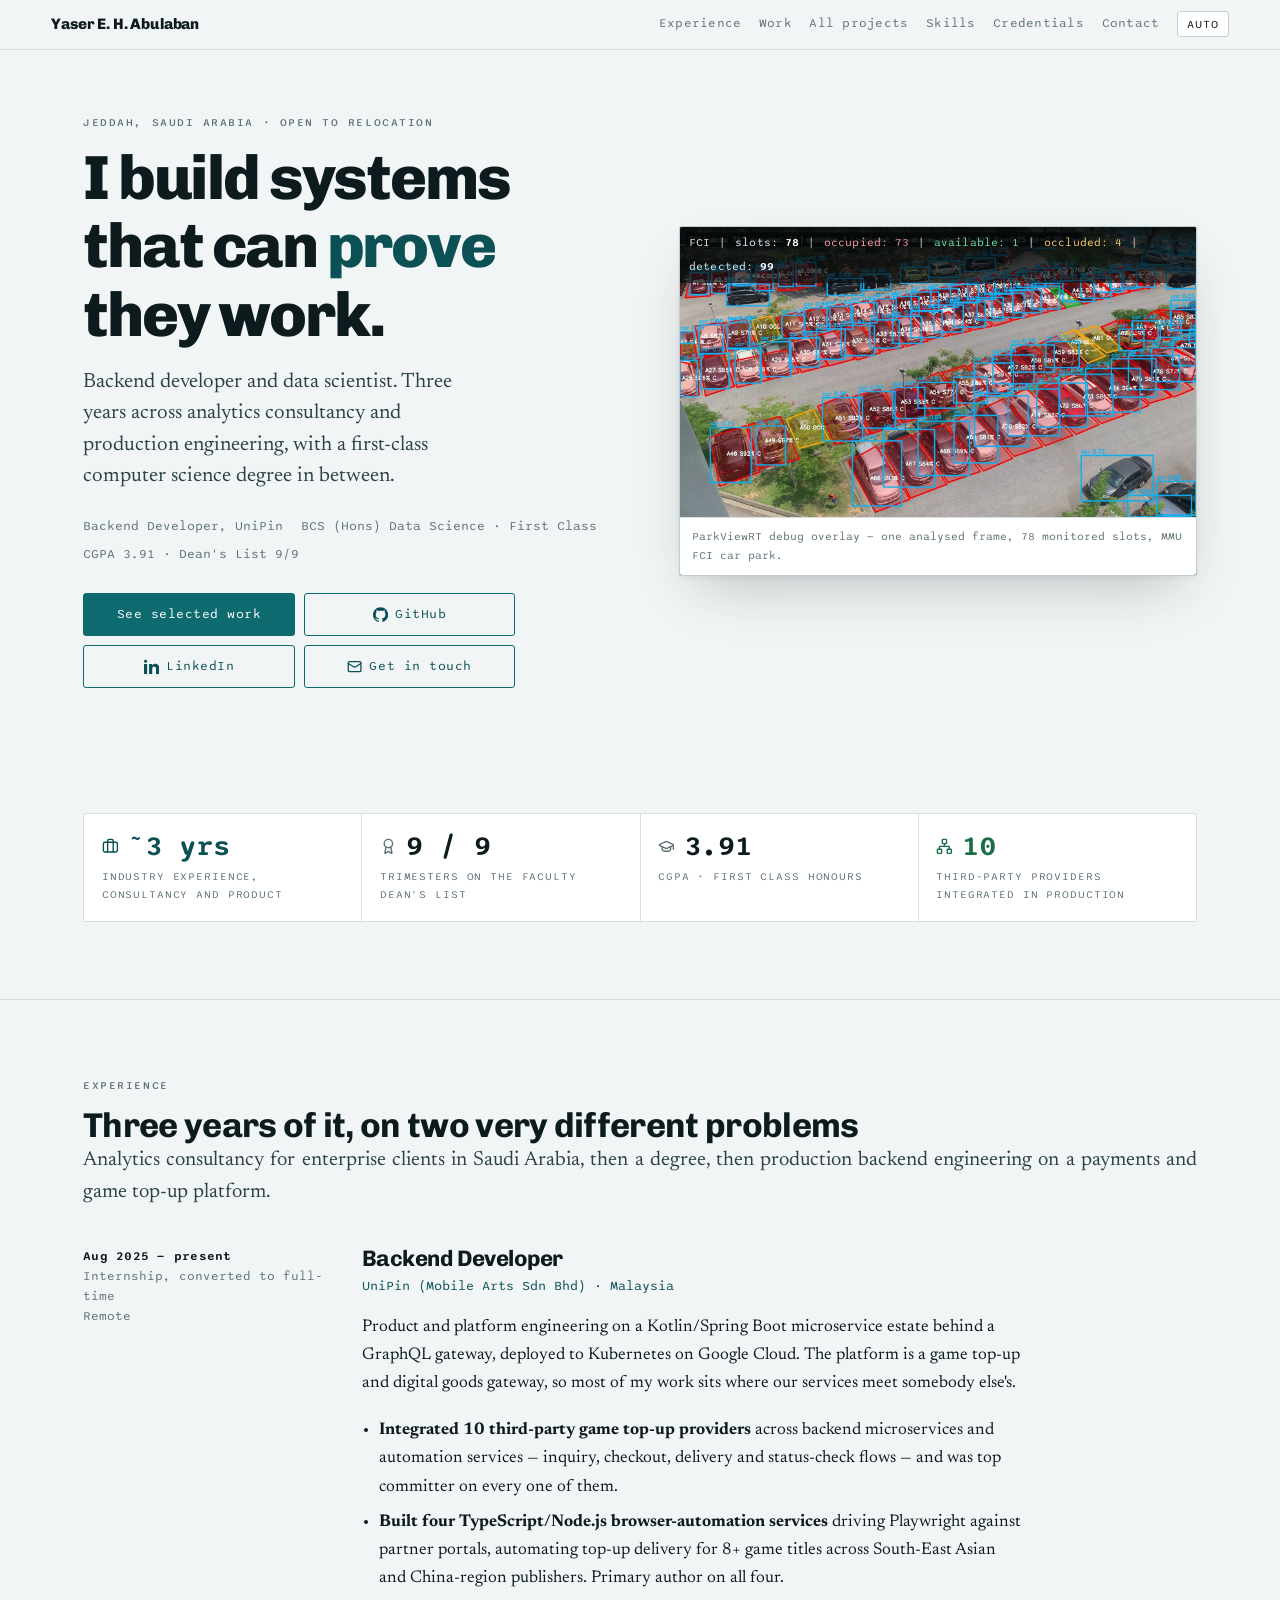
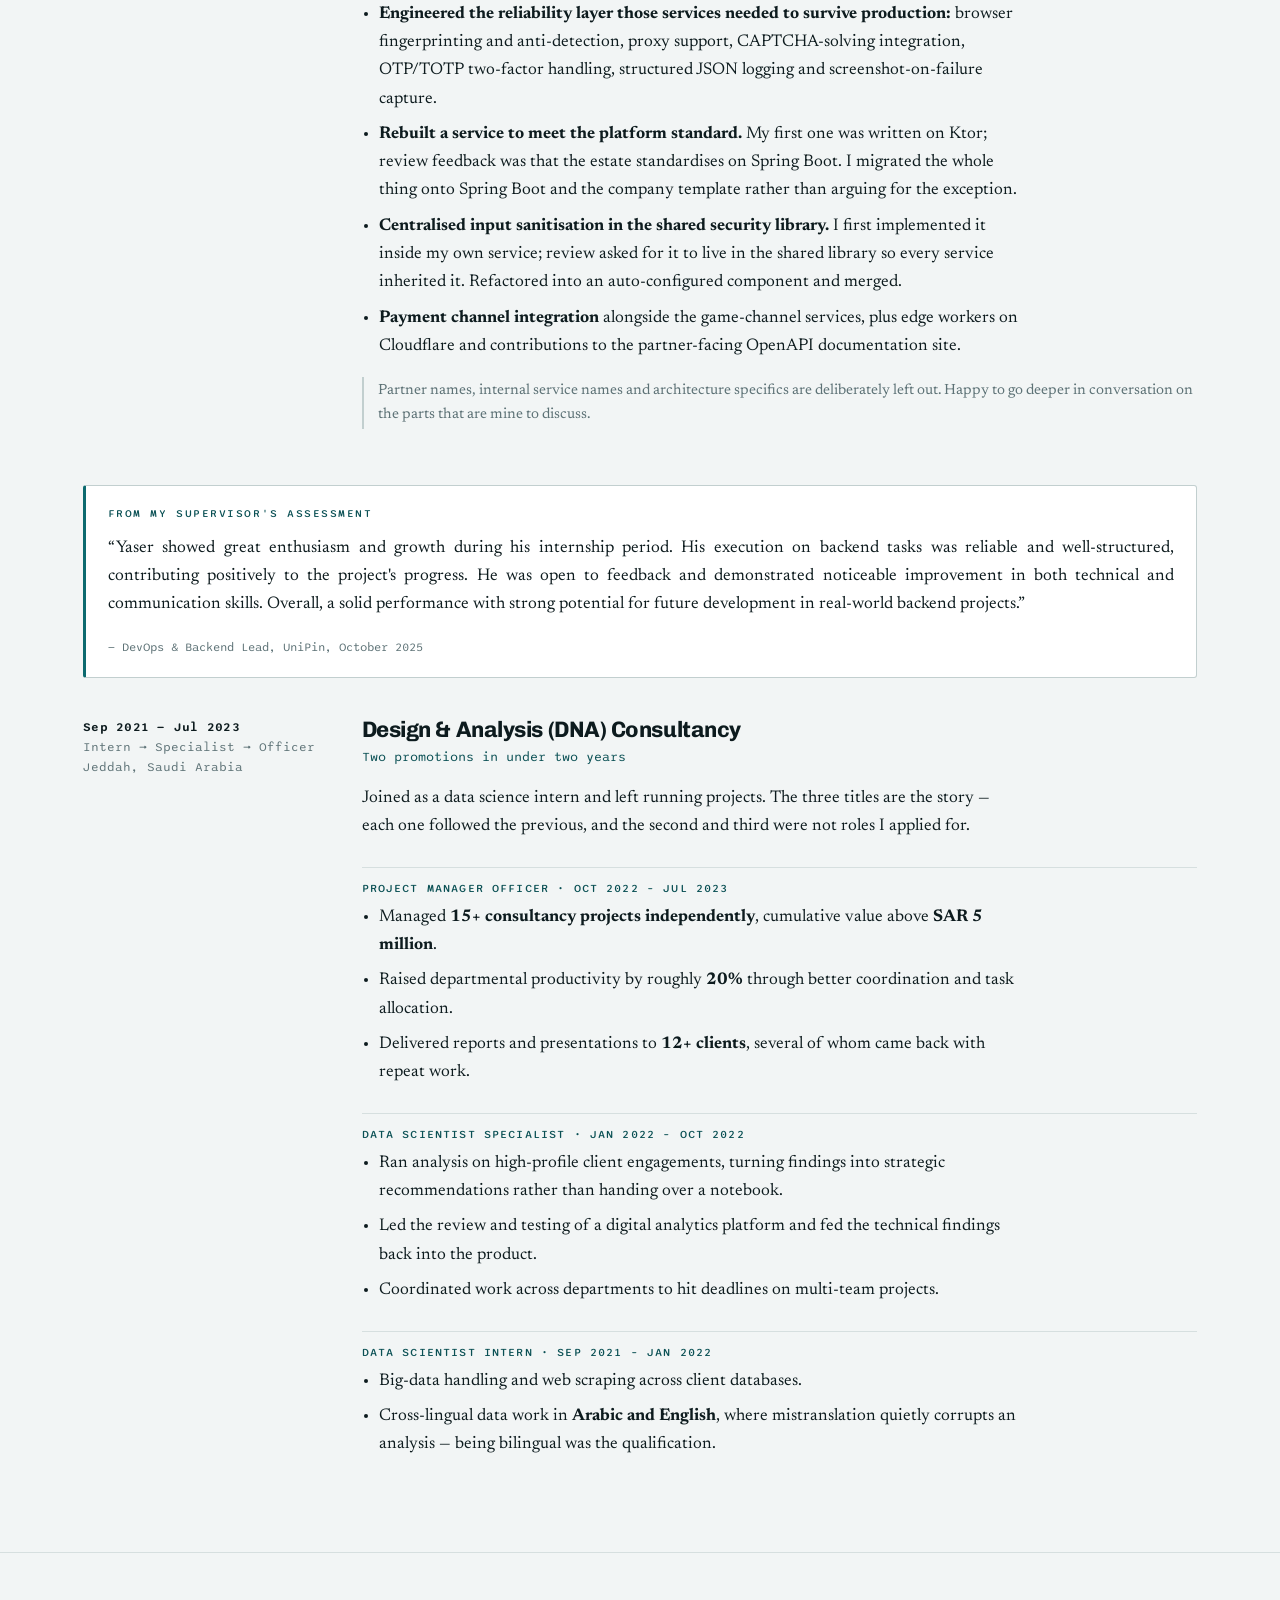
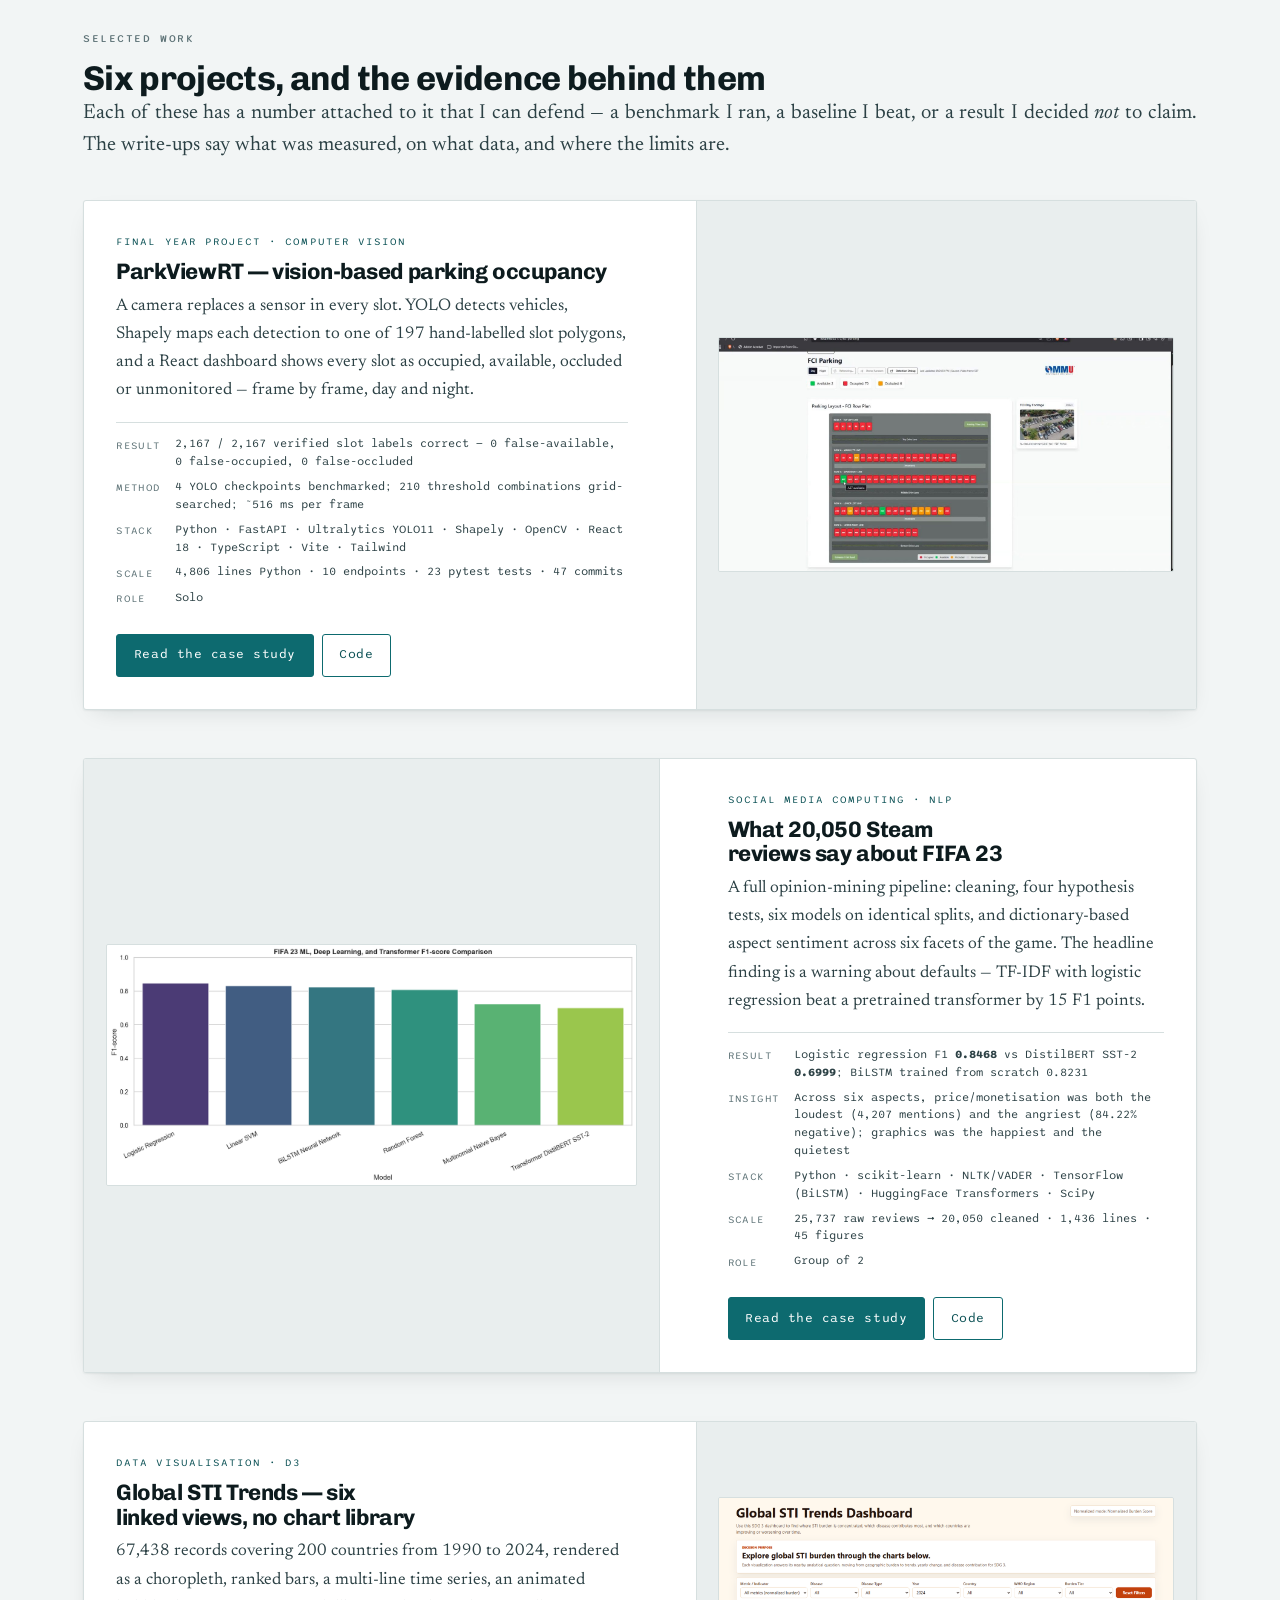
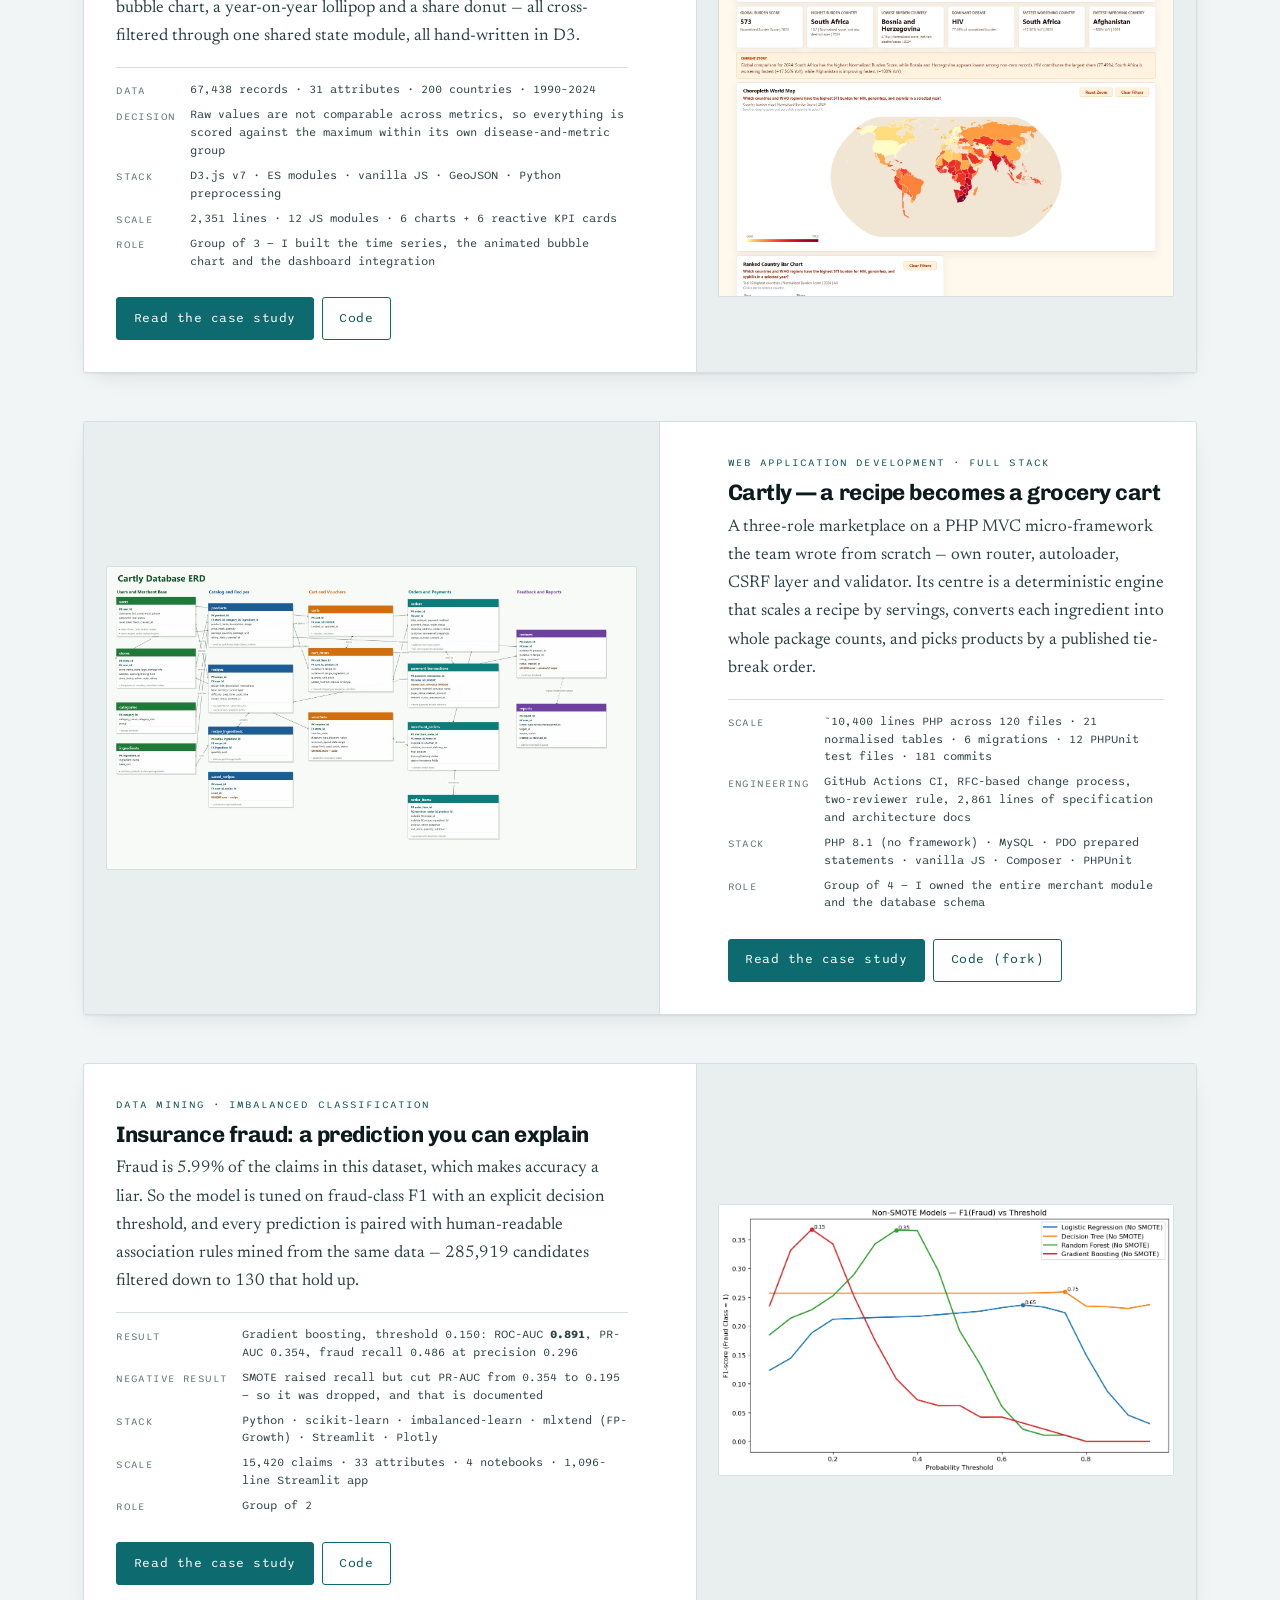
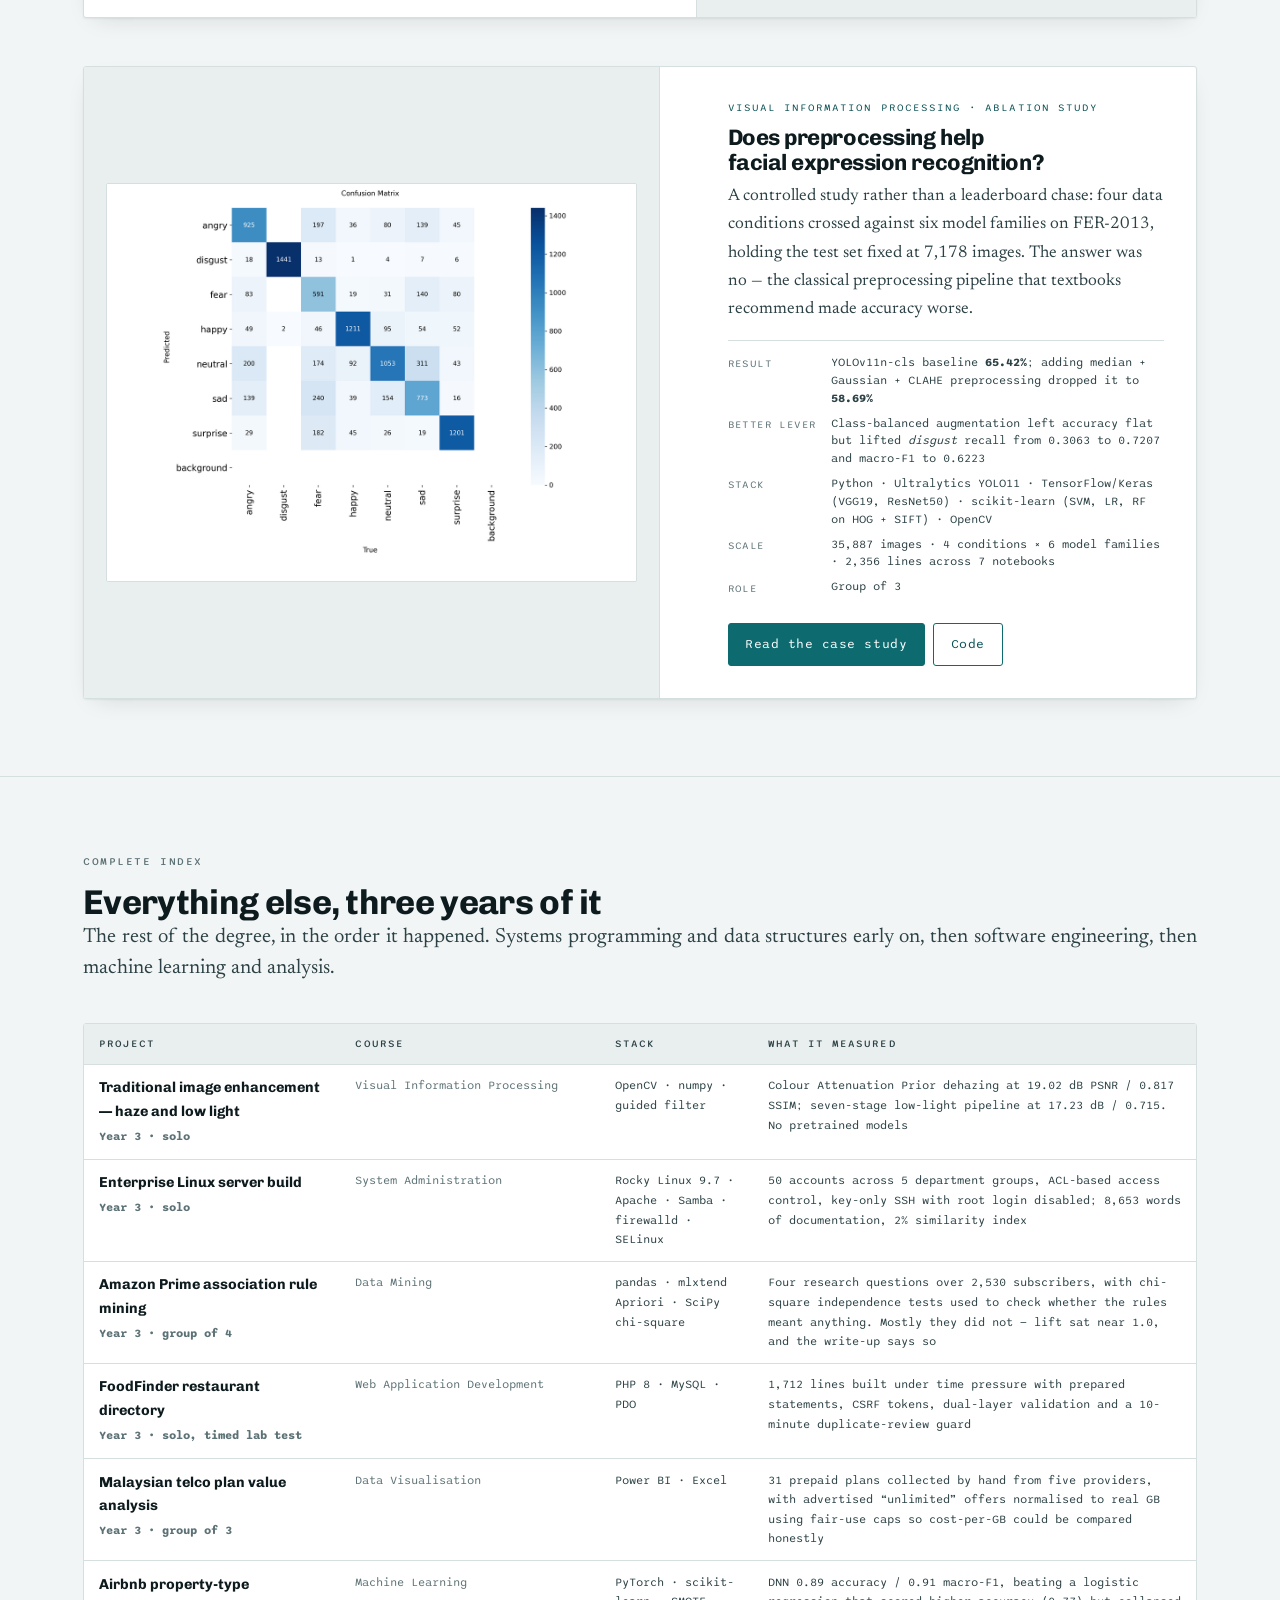
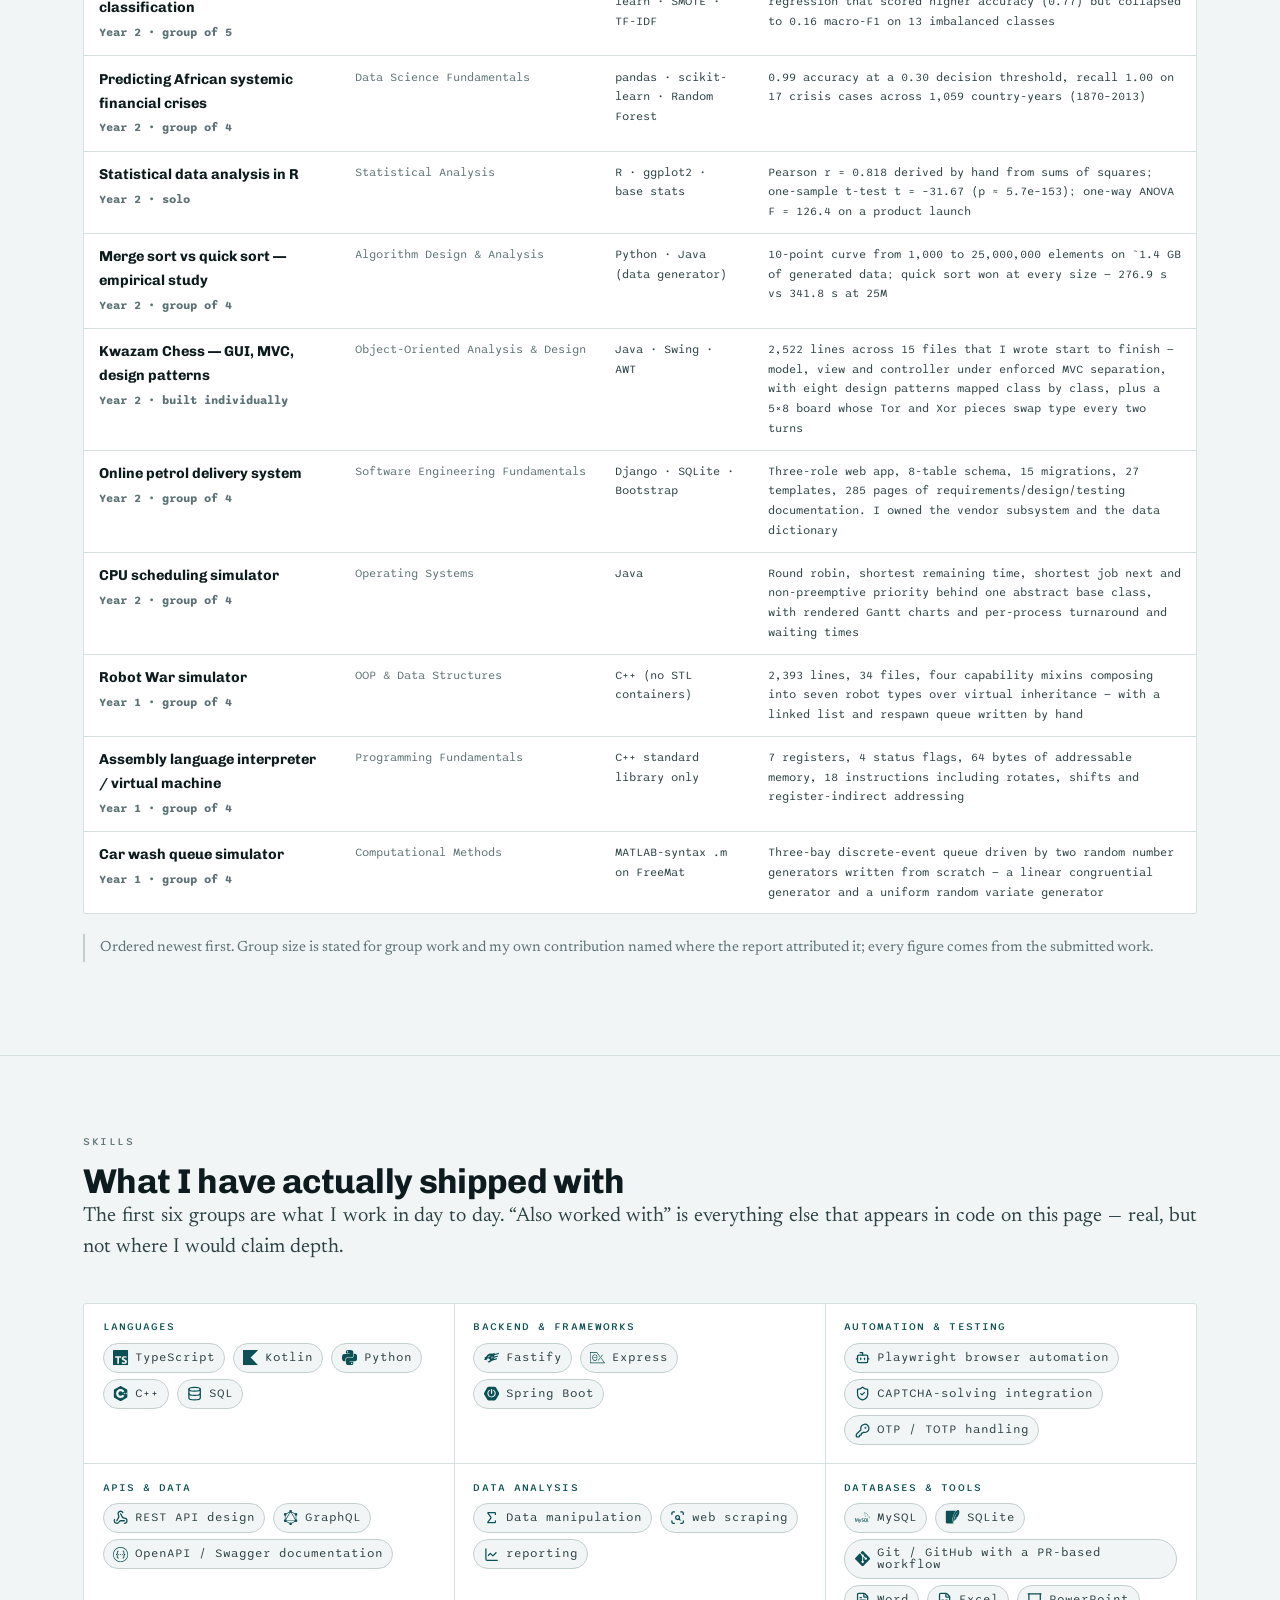
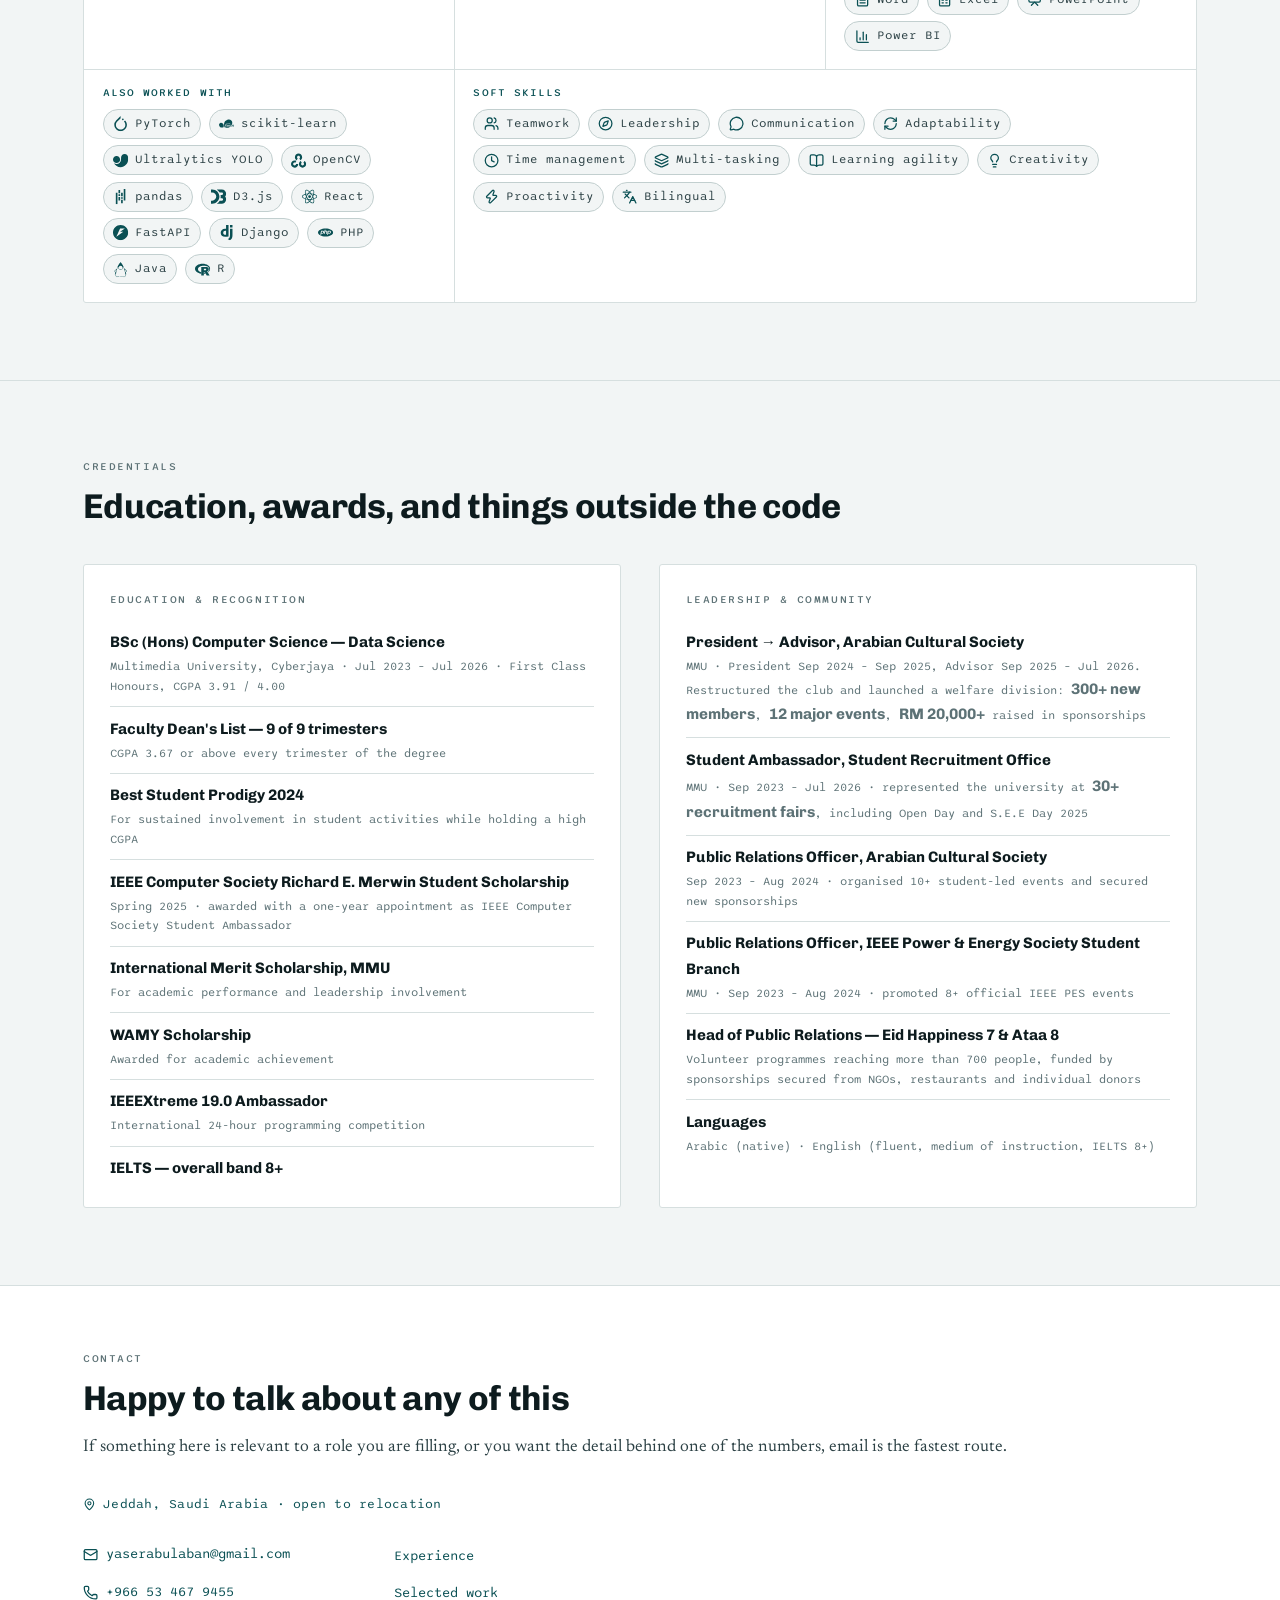
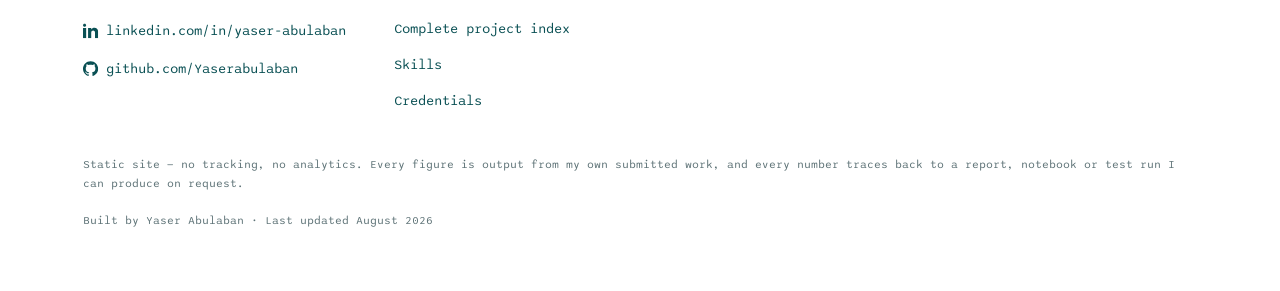
<file: index.html>
<!DOCTYPE html>
<html lang="en">
<head>
<meta charset="utf-8">
<meta name="viewport" content="width=device-width, initial-scale=1">
<title>Yaser Abulaban — Backend &amp; Data Science</title>
<meta name="description" content="Backend developer and data scientist. Three years across analytics consultancy and production engineering, plus a first-class computer science degree. Selected projects with measured results.">
<meta property="og:title" content="Yaser Abulaban — Backend &amp; Data Science">
<meta property="og:description" content="Production backend engineering, computer vision, applied ML and data visualisation — with the numbers behind each result.">
<meta property="og:type" content="website">
<link rel="icon" href="assets/favicon.svg" type="image/svg+xml">
<link rel="preconnect" href="https://fonts.googleapis.com">
<link rel="preconnect" href="https://fonts.gstatic.com" crossorigin>
<link rel="stylesheet" href="https://fonts.googleapis.com/css2?family=Chivo:wght@400;700;800&amp;family=Newsreader:opsz,wght@6..72,400;6..72,500;6..72,600&amp;family=Sono:MONO,wght@1,400..600&amp;display=swap">
<link rel="stylesheet" href="assets/css/site.css">
<script src="assets/js/site.js"></script>
</head>
<body>
<a class="skip" href="#main">Skip to content</a>

<svg class="spritesheet" aria-hidden="true" focusable="false"><defs>
<symbol id="i-github" viewBox="0 0 24 24" fill="currentColor"><path d="M12 .297c-6.63 0-12 5.373-12 12 0 5.303 3.438 9.8 8.205 11.385.6.113.82-.258.82-.577 0-.285-.01-1.04-.015-2.04-3.338.724-4.042-1.61-4.042-1.61C4.422 18.07 3.633 17.7 3.633 17.7c-1.087-.744.084-.729.084-.729 1.205.084 1.838 1.236 1.838 1.236 1.07 1.835 2.809 1.305 3.495.998.108-.776.417-1.305.76-1.605-2.665-.3-5.466-1.332-5.466-5.93 0-1.31.465-2.38 1.235-3.22-.135-.303-.54-1.523.105-3.176 0 0 1.005-.322 3.3 1.23.96-.267 1.98-.399 3-.405 1.02.006 2.04.138 3 .405 2.28-1.552 3.285-1.23 3.285-1.23.645 1.653.24 2.873.12 3.176.765.84 1.23 1.91 1.23 3.22 0 4.61-2.805 5.625-5.475 5.92.42.36.81 1.096.81 2.22 0 1.606-.015 2.896-.015 3.286 0 .315.21.69.825.57C20.565 22.092 24 17.592 24 12.297c0-6.627-5.373-12-12-12"/></symbol>
<symbol id="i-kotlin" viewBox="0 0 24 24" fill="currentColor"><path d="M24 24H0V0h24L12 12Z"/></symbol>
<symbol id="i-typescript" viewBox="0 0 24 24" fill="currentColor"><path d="M1.125 0C.502 0 0 .502 0 1.125v21.75C0 23.498.502 24 1.125 24h21.75c.623 0 1.125-.502 1.125-1.125V1.125C24 .502 23.498 0 22.875 0zm17.363 9.75c.612 0 1.154.037 1.627.111a6.38 6.38 0 0 1 1.306.34v2.458a3.95 3.95 0 0 0-.643-.361 5.093 5.093 0 0 0-.717-.26 5.453 5.453 0 0 0-1.426-.2c-.3 0-.573.028-.819.086a2.1 2.1 0 0 0-.623.242c-.17.104-.3.229-.393.374a.888.888 0 0 0-.14.49c0 .196.053.373.156.529.104.156.252.304.443.444s.423.276.696.41c.273.135.582.274.926.416.47.197.892.407 1.266.628.374.222.695.473.963.753.268.279.472.598.614.957.142.359.214.776.214 1.253 0 .657-.125 1.21-.373 1.656a3.033 3.033 0 0 1-1.012 1.085 4.38 4.38 0 0 1-1.487.596c-.566.12-1.163.18-1.79.18a9.916 9.916 0 0 1-1.84-.164 5.544 5.544 0 0 1-1.512-.493v-2.63a5.033 5.033 0 0 0 3.237 1.2c.333 0 .624-.03.872-.09.249-.06.456-.144.623-.25.166-.108.29-.234.373-.38a1.023 1.023 0 0 0-.074-1.089 2.12 2.12 0 0 0-.537-.5 5.597 5.597 0 0 0-.807-.444 27.72 27.72 0 0 0-1.007-.436c-.918-.383-1.602-.852-2.053-1.405-.45-.553-.676-1.222-.676-2.005 0-.614.123-1.141.369-1.582.246-.441.58-.804 1.004-1.089a4.494 4.494 0 0 1 1.47-.629 7.536 7.536 0 0 1 1.77-.201zm-15.113.188h9.563v2.166H9.506v9.646H6.789v-9.646H3.375z"/></symbol>
<symbol id="i-python" viewBox="0 0 24 24" fill="currentColor"><path d="M14.25.18l.9.2.73.26.59.3.45.32.34.34.25.34.16.33.1.3.04.26.02.2-.01.13V8.5l-.05.63-.13.55-.21.46-.26.38-.3.31-.33.25-.35.19-.35.14-.33.1-.3.07-.26.04-.21.02H8.77l-.69.05-.59.14-.5.22-.41.27-.33.32-.27.35-.2.36-.15.37-.1.35-.07.32-.04.27-.02.21v3.06H3.17l-.21-.03-.28-.07-.32-.12-.35-.18-.36-.26-.36-.36-.35-.46-.32-.59-.28-.73-.21-.88-.14-1.05-.05-1.23.06-1.22.16-1.04.24-.87.32-.71.36-.57.4-.44.42-.33.42-.24.4-.16.36-.1.32-.05.24-.01h.16l.06.01h8.16v-.83H6.18l-.01-2.75-.02-.37.05-.34.11-.31.17-.28.25-.26.31-.23.38-.2.44-.18.51-.15.58-.12.64-.1.71-.06.77-.04.84-.02 1.27.05zm-6.3 1.98l-.23.33-.08.41.08.41.23.34.33.22.41.09.41-.09.33-.22.23-.34.08-.41-.08-.41-.23-.33-.33-.22-.41-.09-.41.09zm13.09 3.95l.28.06.32.12.35.18.36.27.36.35.35.47.32.59.28.73.21.88.14 1.04.05 1.23-.06 1.23-.16 1.04-.24.86-.32.71-.36.57-.4.45-.42.33-.42.24-.4.16-.36.09-.32.05-.24.02-.16-.01h-8.22v.82h5.84l.01 2.76.02.36-.05.34-.11.31-.17.29-.25.25-.31.24-.38.2-.44.17-.51.15-.58.13-.64.09-.71.07-.77.04-.84.01-1.27-.04-1.07-.14-.9-.2-.73-.25-.59-.3-.45-.33-.34-.34-.25-.34-.16-.33-.1-.3-.04-.25-.02-.2.01-.13v-5.34l.05-.64.13-.54.21-.46.26-.38.3-.32.33-.24.35-.2.35-.14.33-.1.3-.06.26-.04.21-.02.13-.01h5.84l.69-.05.59-.14.5-.21.41-.28.33-.32.27-.35.2-.36.15-.36.1-.35.07-.32.04-.28.02-.21V6.07h2.09l.14.01zm-6.47 14.25l-.23.33-.08.41.08.41.23.33.33.23.41.08.41-.08.33-.23.23-.33.08-.41-.08-.41-.23-.33-.33-.23-.41-.08-.41.08z"/></symbol>
<symbol id="i-cplusplus" viewBox="0 0 24 24" fill="currentColor"><path d="M22.394 6c-.167-.29-.398-.543-.652-.69L12.926.22c-.509-.294-1.34-.294-1.848 0L2.26 5.31c-.508.293-.923 1.013-.923 1.6v10.18c0 .294.104.62.271.91.167.29.398.543.652.69l8.816 5.09c.508.293 1.34.293 1.848 0l8.816-5.09c.254-.147.485-.4.652-.69.167-.29.27-.616.27-.91V6.91c.003-.294-.1-.62-.268-.91zM12 19.11c-3.92 0-7.109-3.19-7.109-7.11 0-3.92 3.19-7.11 7.11-7.11a7.133 7.133 0 016.156 3.553l-3.076 1.78a3.567 3.567 0 00-3.08-1.78A3.56 3.56 0 008.444 12 3.56 3.56 0 0012 15.555a3.57 3.57 0 003.08-1.778l3.078 1.78A7.135 7.135 0 0112 19.11zm7.11-6.715h-.79v.79h-.79v-.79h-.79v-.79h.79v-.79h.79v.79h.79zm2.962 0h-.79v.79h-.79v-.79h-.79v-.79h.79v-.79h.79v.79h.79z"/></symbol>
<symbol id="i-springboot" viewBox="0 0 24 24" fill="currentColor"><path d="m23.693 10.7058-4.73-8.1844c-.4094-.7106-1.4166-1.2942-2.2402-1.2942H7.2725c-.819 0-1.8308.5836-2.2402 1.2942L.307 10.7058c-.4095.7106-.4095 1.873 0 2.5837l4.7252 8.189c.4094.7107 1.4166 1.2943 2.2402 1.2943h9.455c.819 0 1.826-.5836 2.2402-1.2942l4.7252-8.189c.4095-.7107.4095-1.8732 0-2.5838zM10.9763 5.7547c0-.5365.4377-.9742.9742-.9742s.9742.4377.9742.9742v5.8217c0 .5366-.4377.9742-.9742.9742s-.9742-.4376-.9742-.9742zm.9742 12.4294c-3.6427 0-6.6077-2.965-6.6077-6.6077.0047-2.0896.993-4.0521 2.6685-5.304a.8657.8657 0 0 1 1.2142.1788.8657.8657 0 0 1-.1788 1.2143c-2.1602 1.6048-2.612 4.6592-1.0072 6.8194 1.6049 2.1603 4.6593 2.612 6.8195 1.0072 1.2378-.9177 1.9673-2.372 1.9673-3.9157a4.8972 4.8972 0 0 0-1.9861-3.925c-.386-.2824-.466-.8284-.1836-1.2143.2824-.386.8283-.466 1.2143-.1835 1.6895 1.2471 2.6826 3.2238 2.6873 5.3228 0 3.6474-2.965 6.6077-6.6077 6.6077z"/></symbol>
<symbol id="i-express" viewBox="0 0 24 24" fill="currentColor"><path d="M12.262 16.666h1.146l6.975-9.325H19.22zm9.778 1.441v.004l-4.334-5.706-.557.74 4.873 6.682H.945V4.173h9.505l5.026 6.7.574-.772-4.374-5.928h.003l-.719-.945H0v17.544h24zM10.917 8.705a3.8 3.8 0 0 0-1.292-1.183q-.796-.45-1.916-.45c-.746 0-1.37.14-1.906.424a3.76 3.76 0 0 0-1.31 1.12 4.9 4.9 0 0 0-.75 1.581 7.17 7.17 0 0 0 0 3.696c.148.567.402 1.101.75 1.573a3.5 3.5 0 0 0 1.31 1.066q.803.39 1.906.389 1.77 0 2.739-.868.966-.867 1.328-2.457h-1.139q-.271 1.084-.977 1.734-.704.651-1.952.65-.812 0-1.392-.342a3.1 3.1 0 0 1-.957-.869 3.5 3.5 0 0 1-.551-1.182 5 5 0 0 1-.17-1.133 9 9 0 0 0-.015-.286 4.5 4.5 0 0 1 .015-.829c.047-.418.147-.83.296-1.223A3.7 3.7 0 0 1 5.54 9.05a2.9 2.9 0 0 1 .922-.742q.541-.28 1.246-.28c.47 0 .869.093 1.23.28q.541.281.922.742.379.461.587 1.057t.225 1.246H5.625l.004.957h6.182a7.3 7.3 0 0 0-.18-1.924 4.9 4.9 0 0 0-.715-1.68z"/></symbol>
<symbol id="i-fastify" viewBox="0 0 24 24" fill="currentColor"><path d="M23.245 6.49L24 4.533l-.031-.121-7.473 1.967c.797-1.153.523-2.078.523-2.078s-2.387 1.524-4.193 1.485c-1.804-.04-2.387-.52-5.155.362-2.768.882-3.551 3.59-4.351 4.173-.804.583-3.32 2.477-3.32 2.477l.006.034 2.27-.724s-.622.585-1.945 2.37l-.062-.057.002.011s1.064 1.626 2.107 1.324a2.14 2.14 0 0 0 .353-.147c.419.234.967.463 1.572.525 0 0-.41-.475-.752-1.017l.238-.154.865.318-.096-.812c.003-.003.006-.003.008-.006l.849.311-.105-.738a5.65 5.65 0 0 1 .322-.158l.885-3.345 3.662-2.497-.291.733c-.741 1.826-2.135 2.256-2.135 2.256l-.582.22c-.433.512-.614.637-.764 2.353.348-.088.682-.107.984-.028 1.564.421 2.107 2.307 1.685 2.827-.104.13-.356.354-.673.617H7.77l-.008.514-.065.051h-.645l-.009.504-.17.127c-.607.011-1.373-.518-1.373-.518 0 .481.401 1.225.401 1.225l.07-.034-.061.045s1.625 1.083 2.646.681c.91-.356 3.263-2.213 5.296-3.093l6.15-1.62.811-2.1-4.688 1.235v-1.889l5.5-1.448.811-2.1-6.31 1.662V8.367zm-11.163 4l1.459-.384.02.074-.455 1.179-1.513.398zm.503 2.526l-1.512.398.489-1.266 1.459-.385.02.074zm1.971-.424l-1.513.398.49-1.266 1.459-.385.02.073Z"/></symbol>
<symbol id="i-nodedotjs" viewBox="0 0 24 24" fill="currentColor"><path d="M11.998,24c-0.321,0-0.641-0.084-0.922-0.247l-2.936-1.737c-0.438-0.245-0.224-0.332-0.08-0.383 c0.585-0.203,0.703-0.25,1.328-0.604c0.065-0.037,0.151-0.023,0.218,0.017l2.256,1.339c0.082,0.045,0.197,0.045,0.272,0l8.795-5.076 c0.082-0.047,0.134-0.141,0.134-0.238V6.921c0-0.099-0.053-0.192-0.137-0.242l-8.791-5.072c-0.081-0.047-0.189-0.047-0.271,0 L3.075,6.68C2.99,6.729,2.936,6.825,2.936,6.921v10.15c0,0.097,0.054,0.189,0.139,0.235l2.409,1.392 c1.307,0.654,2.108-0.116,2.108-0.89V7.787c0-0.142,0.114-0.253,0.256-0.253h1.115c0.139,0,0.255,0.112,0.255,0.253v10.021 c0,1.745-0.95,2.745-2.604,2.745c-0.508,0-0.909,0-2.026-0.551L2.28,18.675c-0.57-0.329-0.922-0.945-0.922-1.604V6.921 c0-0.659,0.353-1.275,0.922-1.603l8.795-5.082c0.557-0.315,1.296-0.315,1.848,0l8.794,5.082c0.57,0.329,0.924,0.944,0.924,1.603 v10.15c0,0.659-0.354,1.273-0.924,1.604l-8.794,5.078C12.643,23.916,12.324,24,11.998,24z M19.099,13.993 c0-1.9-1.284-2.406-3.987-2.763c-2.731-0.361-3.009-0.548-3.009-1.187c0-0.528,0.235-1.233,2.258-1.233 c1.807,0,2.473,0.389,2.747,1.607c0.024,0.115,0.129,0.199,0.247,0.199h1.141c0.071,0,0.138-0.031,0.186-0.081 c0.048-0.054,0.074-0.123,0.067-0.196c-0.177-2.098-1.571-3.076-4.388-3.076c-2.508,0-4.004,1.058-4.004,2.833 c0,1.925,1.488,2.457,3.895,2.695c2.88,0.282,3.103,0.703,3.103,1.269c0,0.983-0.789,1.402-2.642,1.402 c-2.327,0-2.839-0.584-3.011-1.742c-0.02-0.124-0.126-0.215-0.253-0.215h-1.137c-0.141,0-0.254,0.112-0.254,0.253 c0,1.482,0.806,3.248,4.655,3.248C17.501,17.007,19.099,15.91,19.099,13.993z"/></symbol>
<symbol id="i-graphql" viewBox="0 0 24 24" fill="currentColor"><path d="M12.002 0a2.138 2.138 0 1 0 0 4.277 2.138 2.138 0 1 0 0-4.277zm8.54 4.931a2.138 2.138 0 1 0 0 4.277 2.138 2.138 0 1 0 0-4.277zm0 9.862a2.138 2.138 0 1 0 0 4.277 2.138 2.138 0 1 0 0-4.277zm-8.54 4.931a2.138 2.138 0 1 0 0 4.276 2.138 2.138 0 1 0 0-4.276zm-8.542-4.93a2.138 2.138 0 1 0 0 4.276 2.138 2.138 0 1 0 0-4.277zm0-9.863a2.138 2.138 0 1 0 0 4.277 2.138 2.138 0 1 0 0-4.277zm8.542-3.378L2.953 6.777v10.448l9.049 5.224 9.047-5.224V6.777zm0 1.601 7.66 13.27H4.34zm-1.387.371L3.97 15.037V7.363zm2.774 0 6.646 3.838v7.674zM5.355 17.44h13.293l-6.646 3.836z"/></symbol>
<symbol id="i-swagger" viewBox="0 0 24 24" fill="currentColor"><path d="M12 0C5.383 0 0 5.383 0 12s5.383 12 12 12c6.616 0 12-5.383 12-12S18.616 0 12 0zm0 1.144c5.995 0 10.856 4.86 10.856 10.856 0 5.995-4.86 10.856-10.856 10.856-5.996 0-10.856-4.86-10.856-10.856C1.144 6.004 6.004 1.144 12 1.144zM8.37 5.868a6.707 6.707 0 0 0-.423.005c-.983.056-1.573.517-1.735 1.472-.115.665-.096 1.348-.143 2.017-.013.35-.05.697-.115 1.038-.134.609-.397.798-1.016.83a2.65 2.65 0 0 0-.244.042v1.463c1.126.055 1.278.452 1.37 1.629.033.429-.013.858.015 1.287.018.406.073.808.156 1.2.259 1.075 1.307 1.435 2.575 1.218v-1.283c-.203 0-.383.005-.558 0-.43-.013-.591-.12-.632-.535-.056-.535-.042-1.08-.075-1.62-.064-1.001-.175-1.988-1.153-2.625.503-.37.868-.812.983-1.398.083-.41.134-.821.166-1.237.028-.415-.023-.84.014-1.25.06-.665.102-.937.9-.91.12 0 .235-.017.369-.027v-1.31c-.16 0-.31-.004-.454-.006zm7.593.009a4.247 4.247 0 0 0-.813.06v1.274c.245 0 .434 0 .623.005.328.004.577.13.61.494.032.332.031.669.064 1.006.065.669.101 1.347.217 2.007.102.544.475.95.941 1.283-.817.549-1.057 1.333-1.098 2.215-.023.604-.037 1.213-.069 1.822-.028.554-.222.734-.78.748-.157.004-.31.018-.484.028v1.305c.327 0 .627.019.927 0 .932-.055 1.495-.507 1.68-1.412.078-.498.124-1 .138-1.504.032-.461.028-.927.074-1.384.069-.715.397-1.01 1.112-1.057a.972.972 0 0 0 .199-.046v-1.463c-.12-.014-.204-.027-.291-.032-.536-.023-.804-.203-.937-.71a5.146 5.146 0 0 1-.152-.993c-.037-.618-.033-1.241-.074-1.86-.08-1.192-.794-1.753-1.887-1.786zm-6.89 5.28a.844.844 0 0 0-.083 1.684h.055a.83.83 0 0 0 .877-.78v-.046a.845.845 0 0 0-.83-.858zm2.911 0a.808.808 0 0 0-.834.78c0 .027 0 .05.004.078 0 .503.342.826.859.826.507 0 .826-.332.826-.853-.005-.503-.342-.836-.855-.831zm2.963 0a.861.861 0 0 0-.876.835c0 .47.378.849.849.849h.009c.425.074.853-.337.881-.83.023-.457-.392-.854-.863-.854z"/></symbol>
<symbol id="i-pandas" viewBox="0 0 24 24" fill="currentColor"><path d="M16.922 0h2.623v18.104h-2.623zm-4.126 12.94h2.623v2.57h-2.623zm0-7.037h2.623v5.446h-2.623zm0 11.197h2.623v5.446h-2.623zM4.456 5.896h2.622V24H4.455zm4.213 2.559h2.623v2.57H8.67zm0 4.151h2.623v5.447H8.67zm0-11.187h2.623v5.446H8.67Z"/></symbol>
<symbol id="i-scikitlearn" viewBox="0 0 24 24" fill="currentColor"><path d="M15.601 5.53c-1.91.035-3.981.91-5.63 2.56-2.93 2.93-2.083 8.53-1.088 9.525.805.804 6.595 1.843 9.526-1.088a9.74 9.74 0 0 0 .584-.643c.043-.292.205-.66.489-1.106a1.848 1.848 0 0 1-.537.176c-.144.265-.37.55-.676.855-.354.335-.607.554-.76.656a.795.795 0 0 1-.437.152c-.35 0-.514-.308-.494-.924-.22.316-.425.549-.612.7a.914.914 0 0 1-.578.224c-.194 0-.36-.09-.496-.273a1.03 1.03 0 0 1-.193-.507 4.016 4.016 0 0 1-.726.583c-.224.132-.47.197-.74.197-.3 0-.543-.096-.727-.288a.978.978 0 0 1-.257-.524v.004c-.3.276-.564.48-.79.611a1.295 1.295 0 0 1-.649.197.693.693 0 0 1-.571-.275c-.145-.183-.218-.43-.218-.739 0-.464.101-1.02.302-1.67.201-.65.445-1.25.733-1.797l.842-.312a.21.21 0 0 1 .06-.013c.063 0 .116.047.157.14.04.095.061.221.061.38 0 .451-.104.888-.312 1.31-.207.422-.532.873-.974 1.352-.018.23-.027.388-.027.474 0 .193.036.345.106.458.071.113.165.169.282.169a.71.71 0 0 0 .382-.13c.132-.084.333-.26.602-.523.028-.418.187-.798.482-1.142.324-.38.685-.569 1.08-.569.206 0 .37.054.494.16a.524.524 0 0 1 .186.417c0 .458-.486.829-1.459 1.114.088.43.32.646.693.646a.807.807 0 0 0 .417-.117c.129-.076.321-.243.575-.497.032-.252.118-.495.259-.728.182-.3.416-.544.701-.73.285-.185.537-.278.756-.278.276 0 .47.127.58.381l.677-.374h.186l-.292.971c-.15.488-.226.823-.226 1.004 0 .19.067.285.202.285.086 0 .181-.045.285-.137.104-.092.25-.232.437-.42v.001c.143-.155.274-.32.392-.494-.19-.084-.285-.21-.285-.375 0-.17.058-.352.174-.545.116-.194.275-.29.479-.29.172 0 .258.088.258.265 0 .139-.05.338-.149.596.367-.04.687-.32.961-.842l.228-.01c1.059-2.438.828-5.075-.83-6.732-1.019-1.02-2.408-1.5-3.895-1.471zm4.725 8.203a8.938 8.938 0 0 1-1.333 2.151 1.09 1.09 0 0 0-.012.147c0 .168.047.309.14.423.092.113.206.17.34.17.296 0 .714-.264 1.254-.787-.001.04-.003.08-.003.121 0 .146.012.368.036.666l.733-.172c0-.2.003-.357.01-.474.01-.157.033-.33.066-.517.02-.11.07-.216.152-.315l.186-.216a5.276 5.276 0 0 1 .378-.397c.062-.055.116-.099.162-.13a.26.26 0 0 1 .123-.046c.055 0 .083.035.083.106 0 .07-.052.236-.156.497-.194.486-.292.848-.292 1.084 0 .175.046.314.136.418a.45.45 0 0 0 .358.155c.365 0 .803-.269 1.313-.808v-.381c-.361.426-.623.64-.784.64-.109 0-.163-.067-.163-.2 0-.1.065-.316.195-.65.19-.486.285-.836.285-1.048a.464.464 0 0 0-.112-.319.36.36 0 0 0-.282-.127c-.165 0-.354.077-.567.233-.213.156-.5.436-.863.84.053-.262.165-.622.335-1.08l-.809.156a6.54 6.54 0 0 0-.399 1.074c-.04.156-.07.316-.092.48a7.447 7.447 0 0 1-.49.45.38.38 0 0 1-.229.08.208.208 0 0 1-.174-.082.352.352 0 0 1-.064-.222c0-.1.019-.214.056-.343.038-.13.12-.373.249-.731l.308-.849zm-17.21-2.927c-.863-.016-1.67.263-2.261.854-1.352 1.352-1.07 3.827.631 5.527 1.7 1.701 4.95 1.21 5.527.632.467-.466 1.07-3.827-.631-5.527-.957-.957-2.158-1.465-3.267-1.486zm12.285.358h.166v.21H15.4zm.427 0h.166v.865l.46-.455h.195l-.364.362.428.684h-.198l-.357-.575-.164.166v.41h-.166zm1.016 0h.166v.21h-.166zm.481.122h.166v.288h.172v.135h-.172v.717c0 .037.006.062.02.075.012.013.037.02.074.02a.23.23 0 0 0 .078-.01v.141a.802.802 0 0 1-.136.014.23.23 0 0 1-.15-.043.15.15 0 0 1-.052-.123v-.79h-.141v-.136h.141zm-3.562.258c.081 0 .15.012.207.038.057.024.1.061.13.11s.045.106.045.173h-.176c-.006-.111-.075-.167-.208-.167a.285.285 0 0 0-.164.041.134.134 0 0 0-.06.117c0 .035.015.065.045.088.03.024.08.044.15.06l.16.039a.47.47 0 0 1 .224.105c.047.046.07.108.07.186a.3.3 0 0 1-.052.175.327.327 0 0 1-.152.116.585.585 0 0 1-.226.041c-.136 0-.24-.03-.309-.088-.069-.059-.105-.149-.109-.269h.176c.004.037.01.065.017.084a.166.166 0 0 0 .034.054c.044.043.112.065.204.065a.31.31 0 0 0 .177-.045.139.139 0 0 0 .067-.119.116.116 0 0 0-.038-.09.287.287 0 0 0-.124-.055l-.156-.038a1.248 1.248 0 0 1-.159-.05.359.359 0 0 1-.098-.061.22.22 0 0 1-.058-.083.32.32 0 0 1-.016-.108c0-.096.036-.174.109-.232a.45.45 0 0 1 .29-.087zm1.035 0a.46.46 0 0 1 .202.043.351.351 0 0 1 .187.212.577.577 0 0 1 .023.126h-.168a.256.256 0 0 0-.078-.168.242.242 0 0 0-.17-.06.248.248 0 0 0-.155.05.306.306 0 0 0-.1.144.662.662 0 0 0-.034.224.58.58 0 0 0 .035.214.299.299 0 0 0 .101.135.261.261 0 0 0 .157.048c.142 0 .227-.084.256-.252h.167a.519.519 0 0 1-.065.22.35.35 0 0 1-.146.138.464.464 0 0 1-.216.048.448.448 0 0 1-.246-.066.441.441 0 0 1-.161-.192.703.703 0 0 1-.057-.293c0-.085.01-.163.032-.233a.522.522 0 0 1 .095-.182.403.403 0 0 1 .15-.117.453.453 0 0 1 .191-.04zm.603.03h.166v1.046H15.4zm1.443 0h.166v1.046h-.166zm-5.05.618c-.08 0-.2.204-.356.611-.155.407-.308.977-.459 1.71.281-.312.509-.662.683-1.05.175-.387.262-.72.262-.999a.455.455 0 0 0-.036-.197c-.025-.05-.056-.075-.093-.075zm4.662 1.797c-.221 0-.431.188-.629.563-.197.376-.296.722-.296 1.038 0 .12.029.216.088.29a.273.273 0 0 0 .223.111c.221 0 .43-.188.625-.565.196-.377.294-.725.294-1.043a.457.457 0 0 0-.083-.29.269.269 0 0 0-.222-.104zm-2.848.007c-.146 0-.285.11-.417.333-.133.222-.2.51-.2.866.566-.159.849-.452.849-.881 0-.212-.077-.318-.232-.318Z"/></symbol>
<symbol id="i-pytorch" viewBox="0 0 24 24" fill="currentColor"><path d="M12.005 0L4.952 7.053a9.865 9.865 0 000 14.022 9.866 9.866 0 0014.022 0c3.984-3.9 3.986-10.205.085-14.023l-1.744 1.743c2.904 2.905 2.904 7.634 0 10.538s-7.634 2.904-10.538 0-2.904-7.634 0-10.538l4.647-4.646.582-.665zm3.568 3.899a1.327 1.327 0 00-1.327 1.327 1.327 1.327 0 001.327 1.328A1.327 1.327 0 0016.9 5.226 1.327 1.327 0 0015.573 3.9z"/></symbol>
<symbol id="i-opencv" viewBox="0 0 24 24" fill="currentColor"><path d="M11.8992.8525C8.735.8525 6.17 3.4175 6.17 6.5817c0 2.102 1.1321 3.9398 2.8198 4.9366l1.6412-2.7849c.0411-.0699.0176-.1593-.0495-.2048-.6233-.4227-1.0328-1.137-1.0328-1.947 0-1.298 1.0524-2.3504 2.3505-2.3504 1.2981 0 2.3505 1.0524 2.3505 2.3505 0 .8098-.4095 1.5242-1.0328 1.947-.0671.0454-.0907.1348-.0495.2047l1.6414 2.785c1.6878-.9969 2.8199-2.8346 2.8199-4.9367 0-3.1642-2.5653-5.7292-5.7295-5.7292zm-6.17 10.8366C2.565 11.6891 0 14.2541 0 17.4183c0 3.1642 2.565 5.7292 5.7292 5.7292 3.1798 0 5.8074-2.6995 5.7275-5.8762H8.2313c-.0847 0-.1513.0717-.1519.1564-.0082 1.266-1.0644 2.3411-2.3502 2.3411-1.2981 0-2.3505-1.0524-2.3505-2.3505 0-1.2982 1.0524-2.3505 2.3505-2.3505.34 0 .663.0724.9547.2022.0713.0318.1566.0077.1962-.0595l1.6464-2.7935c-.8273-.4636-1.7815-.7279-2.7973-.7279zm15.4424.7614l-1.6366 2.7878c-.041.07-.0172.1594.05.2048.624.4217 1.0348 1.1354 1.0363 1.9452.0022 1.298-1.0483 2.352-2.3465 2.3542-1.298.0023-2.3523-1.0482-2.3545-2.3462-.0015-.8098.4068-1.5248 1.0294-1.9486.067-.0457.0905-.1353.0492-.2051l-1.6464-2.7818c-1.6859.9998-2.8146 2.8394-2.811 4.9415.0056 3.1641 2.575 5.7248 5.7393 5.7192 3.1641-.0054 5.7246-2.575 5.7192-5.7392-.0037-2.1022-1.139-3.938-2.8284-4.9318z"/></symbol>
<symbol id="i-d3" viewBox="0 0 24 24" fill="currentColor"><path d="M13.312 12C13.312 5.718 8.22.625 1.937.625H0v5h1.938c3.521 0 6.375 2.854 6.375 6.375s-2.854 6.375-6.375 6.375H0v5h1.938c6.281 0 11.374-5.093 11.374-11.375zM24 7.563C24 3.731 20.893.625 17.062.625h-8a13.4154 13.4154 0 0 1 4.686 5h3.314c1.069 0 1.938.868 1.938 1.938 0 1.07-.869 1.938-1.938 1.938h-1.938c.313 1.652.313 3.348 0 5h1.938c1.068 0 1.938.867 1.938 1.938s-.869 1.938-1.938 1.938h-3.314a13.4154 13.4154 0 0 1-4.686 5h8c1.621 0 3.191-.568 4.438-1.605 2.943-2.45 3.346-6.824.895-9.77A6.9459 6.9459 0 0 0 24 7.563z"/></symbol>
<symbol id="i-mysql" viewBox="0 0 24 24" fill="currentColor"><path d="M16.405 5.501c-.115 0-.193.014-.274.033v.013h.014c.054.104.146.18.214.273.054.107.1.214.154.32l.014-.015c.094-.066.14-.172.14-.333-.04-.047-.046-.094-.08-.14-.04-.067-.126-.1-.18-.153zM5.77 18.695h-.927a50.854 50.854 0 00-.27-4.41h-.008l-1.41 4.41H2.45l-1.4-4.41h-.01a72.892 72.892 0 00-.195 4.41H0c.055-1.966.192-3.81.41-5.53h1.15l1.335 4.064h.008l1.347-4.064h1.095c.242 2.015.384 3.86.428 5.53zm4.017-4.08c-.378 2.045-.876 3.533-1.492 4.46-.482.716-1.01 1.073-1.583 1.073-.153 0-.34-.046-.566-.138v-.494c.11.017.24.026.386.026.268 0 .483-.075.647-.222.197-.18.295-.382.295-.605 0-.155-.077-.47-.23-.944L6.23 14.615h.91l.727 2.36c.164.536.233.91.205 1.123.4-1.064.678-2.227.835-3.483zm12.325 4.08h-2.63v-5.53h.885v4.85h1.745zm-3.32.135l-1.016-.5c.09-.076.177-.158.255-.25.433-.506.648-1.258.648-2.253 0-1.83-.718-2.746-2.155-2.746-.704 0-1.254.232-1.65.697-.43.508-.646 1.256-.646 2.245 0 .972.19 1.686.574 2.14.35.41.877.615 1.583.615.264 0 .506-.033.725-.098l1.325.772.36-.622zM15.5 17.588c-.225-.36-.337-.94-.337-1.736 0-1.393.424-2.09 1.27-2.09.443 0 .77.167.977.5.224.362.336.936.336 1.723 0 1.404-.424 2.108-1.27 2.108-.445 0-.77-.167-.978-.5zm-1.658-.425c0 .47-.172.856-.516 1.156-.344.3-.803.45-1.384.45-.543 0-1.064-.172-1.573-.515l.237-.476c.438.22.833.328 1.19.328.332 0 .593-.073.783-.22a.754.754 0 00.3-.615c0-.33-.23-.61-.648-.845-.388-.213-1.163-.657-1.163-.657-.422-.307-.632-.636-.632-1.177 0-.45.157-.81.47-1.085.315-.278.72-.415 1.22-.415.512 0 .98.136 1.4.41l-.213.476a2.726 2.726 0 00-1.064-.23c-.283 0-.502.068-.654.206a.685.685 0 00-.248.524c0 .328.234.61.666.85.393.215 1.187.67 1.187.67.433.305.648.63.648 1.168zm9.382-5.852c-.535-.014-.95.04-1.297.188-.1.04-.26.04-.274.167.055.053.063.14.11.214.08.134.218.313.346.407.14.11.28.216.427.31.26.16.555.255.81.416.145.094.293.213.44.313.073.05.12.14.214.172v-.02c-.046-.06-.06-.147-.105-.214-.067-.067-.134-.127-.2-.193a3.223 3.223 0 00-.695-.675c-.214-.146-.682-.35-.77-.595l-.013-.014c.146-.013.32-.066.46-.106.227-.06.435-.047.67-.106.106-.027.213-.06.32-.094v-.06c-.12-.12-.21-.283-.334-.395a8.867 8.867 0 00-1.104-.823c-.21-.134-.476-.22-.697-.334-.08-.04-.214-.06-.26-.127-.12-.146-.19-.34-.275-.514a17.69 17.69 0 01-.547-1.163c-.12-.262-.193-.523-.34-.763-.69-1.137-1.437-1.826-2.586-2.5-.247-.14-.543-.2-.856-.274-.167-.008-.334-.02-.5-.027-.11-.047-.216-.174-.31-.235-.38-.24-1.364-.76-1.644-.072-.18.434.267.862.422 1.082.115.153.26.328.34.5.047.116.06.235.107.356.106.294.207.622.347.897.073.14.153.287.247.413.054.073.146.107.167.227-.094.136-.1.334-.154.5-.24.757-.146 1.693.194 2.25.107.166.362.534.703.393.3-.12.234-.5.32-.835.02-.08.007-.133.048-.187v.015c.094.188.188.367.274.555.206.328.566.668.867.895.16.12.287.328.487.402v-.02h-.015c-.043-.058-.1-.086-.154-.133a3.445 3.445 0 01-.35-.4 8.76 8.76 0 01-.747-1.218c-.11-.21-.202-.436-.29-.643-.04-.08-.04-.2-.107-.24-.1.146-.247.273-.32.453-.127.288-.14.642-.188 1.01-.027.007-.014 0-.027.014-.214-.052-.287-.274-.367-.46-.2-.475-.233-1.238-.06-1.785.047-.14.247-.582.167-.716-.042-.127-.174-.2-.247-.303a2.478 2.478 0 01-.24-.427c-.16-.374-.24-.788-.414-1.162-.08-.173-.22-.354-.334-.513-.127-.18-.267-.307-.368-.52-.033-.073-.08-.194-.027-.274.014-.054.042-.075.094-.09.088-.072.335.022.422.062.247.1.455.194.662.334.094.066.195.193.315.226h.14c.214.047.455.014.655.073.355.114.675.28.962.46a5.953 5.953 0 012.085 2.286c.08.154.115.295.188.455.14.33.313.663.455.982.14.315.275.636.476.897.1.14.502.213.682.286.133.06.34.115.46.188.23.14.454.3.67.454.11.076.443.243.463.378z"/></symbol>
<symbol id="i-sqlite" viewBox="0 0 24 24" fill="currentColor"><path d="M21.678.521c-1.032-.92-2.28-.55-3.513.544a8.71 8.71 0 0 0-.547.535c-2.109 2.237-4.066 6.38-4.674 9.544.237.48.422 1.093.544 1.561a13.044 13.044 0 0 1 .164.703s-.019-.071-.096-.296l-.05-.146a1.689 1.689 0 0 0-.033-.08c-.138-.32-.518-.995-.686-1.289-.143.423-.27.818-.376 1.176.484.884.778 2.4.778 2.4s-.025-.099-.147-.442c-.107-.303-.644-1.244-.772-1.464-.217.804-.304 1.346-.226 1.478.152.256.296.698.422 1.186.286 1.1.485 2.44.485 2.44l.017.224a22.41 22.41 0 0 0 .056 2.748c.095 1.146.273 2.13.5 2.657l.155-.084c-.334-1.038-.47-2.399-.41-3.967.09-2.398.642-5.29 1.661-8.304 1.723-4.55 4.113-8.201 6.3-9.945-1.993 1.8-4.692 7.63-5.5 9.788-.904 2.416-1.545 4.684-1.931 6.857.666-2.037 2.821-2.912 2.821-2.912s1.057-1.304 2.292-3.166c-.74.169-1.955.458-2.362.629-.6.251-.762.337-.762.337s1.945-1.184 3.613-1.72C21.695 7.9 24.195 2.767 21.678.521m-18.573.543A1.842 1.842 0 0 0 1.27 2.9v16.608a1.84 1.84 0 0 0 1.835 1.834h9.418a22.953 22.953 0 0 1-.052-2.707c-.006-.062-.011-.141-.016-.2a27.01 27.01 0 0 0-.473-2.378c-.121-.47-.275-.898-.369-1.057-.116-.197-.098-.31-.097-.432 0-.12.015-.245.037-.386a9.98 9.98 0 0 1 .234-1.045l.217-.028c-.017-.035-.014-.065-.031-.097l-.041-.381a32.8 32.8 0 0 1 .382-1.194l.2-.019c-.008-.016-.01-.038-.018-.053l-.043-.316c.63-3.28 2.587-7.443 4.8-9.791.066-.069.133-.128.198-.194Z"/></symbol>
<symbol id="i-git" viewBox="0 0 24 24" fill="currentColor"><path d="M13.09 23.549a1.54 1.54 0 0 1-2.18 0L.451 13.089a1.54 1.54 0 0 1 0-2.179l7.191-7.19 2.733 2.733a1.85 1.85 0 0 0 .964 2.326v6.66a1.849 1.849 0 1 0 1.54 0V8.957l2.508 2.508a1.85 1.85 0 1 0 1.09-1.09l-2.634-2.634a1.85 1.85 0 0 0-2.378-2.377L8.73 2.63 10.91.451a1.54 1.54 0 0 1 2.179 0l10.459 10.46a1.54 1.54 0 0 1 0 2.179z"/></symbol>
<symbol id="i-react" viewBox="0 0 24 24" fill="currentColor"><path d="M14.23 12.004a2.236 2.236 0 0 1-2.235 2.236 2.236 2.236 0 0 1-2.236-2.236 2.236 2.236 0 0 1 2.235-2.236 2.236 2.236 0 0 1 2.236 2.236zm2.648-10.69c-1.346 0-3.107.96-4.888 2.622-1.78-1.653-3.542-2.602-4.887-2.602-.41 0-.783.093-1.106.278-1.375.793-1.683 3.264-.973 6.365C1.98 8.917 0 10.42 0 12.004c0 1.59 1.99 3.097 5.043 4.03-.704 3.113-.39 5.588.988 6.38.32.187.69.275 1.102.275 1.345 0 3.107-.96 4.888-2.624 1.78 1.654 3.542 2.603 4.887 2.603.41 0 .783-.09 1.106-.275 1.374-.792 1.683-3.263.973-6.365C22.02 15.096 24 13.59 24 12.004c0-1.59-1.99-3.097-5.043-4.032.704-3.11.39-5.587-.988-6.38-.318-.184-.688-.277-1.092-.278zm-.005 1.09v.006c.225 0 .406.044.558.127.666.382.955 1.835.73 3.704-.054.46-.142.945-.25 1.44-.96-.236-2.006-.417-3.107-.534-.66-.905-1.345-1.727-2.035-2.447 1.592-1.48 3.087-2.292 4.105-2.295zm-9.77.02c1.012 0 2.514.808 4.11 2.28-.686.72-1.37 1.537-2.02 2.442-1.107.117-2.154.298-3.113.538-.112-.49-.195-.964-.254-1.42-.23-1.868.054-3.32.714-3.707.19-.09.4-.127.563-.132zm4.882 3.05c.455.468.91.992 1.36 1.564-.44-.02-.89-.034-1.345-.034-.46 0-.915.01-1.36.034.44-.572.895-1.096 1.345-1.565zM12 8.1c.74 0 1.477.034 2.202.093.406.582.802 1.203 1.183 1.86.372.64.71 1.29 1.018 1.946-.308.655-.646 1.31-1.013 1.95-.38.66-.773 1.288-1.18 1.87-.728.063-1.466.098-2.21.098-.74 0-1.477-.035-2.202-.093-.406-.582-.802-1.204-1.183-1.86-.372-.64-.71-1.29-1.018-1.946.303-.657.646-1.313 1.013-1.954.38-.66.773-1.286 1.18-1.868.728-.064 1.466-.098 2.21-.098zm-3.635.254c-.24.377-.48.763-.704 1.16-.225.39-.435.782-.635 1.174-.265-.656-.49-1.31-.676-1.947.64-.15 1.315-.283 2.015-.386zm7.26 0c.695.103 1.365.23 2.006.387-.18.632-.405 1.282-.66 1.933-.2-.39-.41-.783-.64-1.174-.225-.392-.465-.774-.705-1.146zm3.063.675c.484.15.944.317 1.375.498 1.732.74 2.852 1.708 2.852 2.476-.005.768-1.125 1.74-2.857 2.475-.42.18-.88.342-1.355.493-.28-.958-.646-1.956-1.1-2.98.45-1.017.81-2.01 1.085-2.964zm-13.395.004c.278.96.645 1.957 1.1 2.98-.45 1.017-.812 2.01-1.086 2.964-.484-.15-.944-.318-1.37-.5-1.732-.737-2.852-1.706-2.852-2.474 0-.768 1.12-1.742 2.852-2.476.42-.18.88-.342 1.356-.494zm11.678 4.28c.265.657.49 1.312.676 1.948-.64.157-1.316.29-2.016.39.24-.375.48-.762.705-1.158.225-.39.435-.788.636-1.18zm-9.945.02c.2.392.41.783.64 1.175.23.39.465.772.705 1.143-.695-.102-1.365-.23-2.006-.386.18-.63.406-1.282.66-1.933zM17.92 16.32c.112.493.2.968.254 1.423.23 1.868-.054 3.32-.714 3.708-.147.09-.338.128-.563.128-1.012 0-2.514-.807-4.11-2.28.686-.72 1.37-1.536 2.02-2.44 1.107-.118 2.154-.3 3.113-.54zm-11.83.01c.96.234 2.006.415 3.107.532.66.905 1.345 1.727 2.035 2.446-1.595 1.483-3.092 2.295-4.11 2.295-.22-.005-.406-.05-.553-.132-.666-.38-.955-1.834-.73-3.703.054-.46.142-.944.25-1.438zm4.56.64c.44.02.89.034 1.345.034.46 0 .915-.01 1.36-.034-.44.572-.895 1.095-1.345 1.565-.455-.47-.91-.993-1.36-1.565z"/></symbol>
<symbol id="i-fastapi" viewBox="0 0 24 24" fill="currentColor"><path d="M12 .0387C5.3729.0384.0003 5.3931 0 11.9988c-.001 6.6066 5.372 11.9628 12 11.9625 6.628.0003 12.001-5.3559 12-11.9625-.0003-6.6057-5.3729-11.9604-12-11.96m-.829 5.4153h7.55l-7.5805 5.3284h5.1828L5.279 18.5436q2.9466-6.5444 5.892-13.0896"/></symbol>
<symbol id="i-django" viewBox="0 0 24 24" fill="currentColor"><path d="M11.146 0h3.924v18.166c-2.013.382-3.491.535-5.096.535-4.791 0-7.288-2.166-7.288-6.32 0-4.002 2.65-6.6 6.753-6.6.637 0 1.121.05 1.707.203zm0 9.143a3.894 3.894 0 00-1.325-.204c-1.988 0-3.134 1.223-3.134 3.365 0 2.09 1.096 3.236 3.109 3.236.433 0 .79-.025 1.35-.102V9.142zM21.314 6.06v9.098c0 3.134-.229 4.638-.917 5.937-.637 1.249-1.478 2.039-3.211 2.905l-3.644-1.733c1.733-.815 2.574-1.53 3.109-2.625.561-1.121.739-2.421.739-5.835V6.059h3.924zM17.39.021h3.924v4.026H17.39z"/></symbol>
<symbol id="i-php" viewBox="0 0 24 24" fill="currentColor"><path d="M7.01 10.207h-.944l-.515 2.648h.838c.556 0 .97-.105 1.242-.314.272-.21.455-.559.55-1.049.092-.47.05-.802-.124-.995-.175-.193-.523-.29-1.047-.29zM12 5.688C5.373 5.688 0 8.514 0 12s5.373 6.313 12 6.313S24 15.486 24 12c0-3.486-5.373-6.312-12-6.312zm-3.26 7.451c-.261.25-.575.438-.917.551-.336.108-.765.164-1.285.164H5.357l-.327 1.681H3.652l1.23-6.326h2.65c.797 0 1.378.209 1.744.628.366.418.476 1.002.33 1.752a2.836 2.836 0 0 1-.305.847c-.143.255-.33.49-.561.703zm4.024.715l.543-2.799c.063-.318.039-.536-.068-.651-.107-.116-.336-.174-.687-.174H11.46l-.704 3.625H9.388l1.23-6.327h1.367l-.327 1.682h1.218c.767 0 1.295.134 1.586.401s.378.7.263 1.299l-.572 2.944h-1.389zm7.597-2.265a2.782 2.782 0 0 1-.305.847c-.143.255-.33.49-.561.703a2.44 2.44 0 0 1-.917.551c-.336.108-.765.164-1.286.164h-1.18l-.327 1.682h-1.378l1.23-6.326h2.649c.797 0 1.378.209 1.744.628.366.417.477 1.001.331 1.751zM17.766 10.207h-.943l-.516 2.648h.838c.557 0 .971-.105 1.242-.314.272-.21.455-.559.551-1.049.092-.47.049-.802-.125-.995s-.524-.29-1.047-.29z"/></symbol>
<symbol id="i-java" viewBox="0 0 24 24" fill="currentColor"><path d="M11.915 0 11.7.215C9.515 2.4 7.47 6.39 6.046 10.483c-1.064 1.024-3.633 2.81-3.711 3.551-.093.87 1.746 2.611 1.55 3.235-.198.625-1.304 1.408-1.014 1.939.1.188.823.011 1.277-.491a13.389 13.389 0 0 0-.017 2.14c.076.906.27 1.668.643 2.232.372.563.956.911 1.667.911.397 0 .727-.114 1.024-.264.298-.149.571-.33.91-.5.68-.34 1.634-.666 3.53-.604 1.903.062 2.872.39 3.559.704.687.314 1.15.664 1.925.664.767 0 1.395-.336 1.807-.9.412-.563.631-1.33.72-2.24.06-.623.055-1.32 0-2.066.454.45 1.117.604 1.213.424.29-.53-.816-1.314-1.013-1.937-.198-.624 1.642-2.366 1.549-3.236-.08-.748-2.707-2.568-3.748-3.586C16.428 6.374 14.308 2.394 12.13.215zm.175 6.038a2.95 2.95 0 0 1 2.943 2.942 2.95 2.95 0 0 1-2.943 2.943A2.95 2.95 0 0 1 9.148 8.98a2.95 2.95 0 0 1 2.942-2.942zM8.685 7.983a3.515 3.515 0 0 0-.145.997c0 1.951 1.6 3.55 3.55 3.55 1.95 0 3.55-1.598 3.55-3.55 0-.329-.046-.648-.132-.951.334.095.64.208.915.336a42.699 42.699 0 0 1 2.042 5.829c.678 2.545 1.01 4.92.846 6.607-.082.844-.29 1.51-.606 1.94-.315.431-.713.651-1.315.651-.593 0-.932-.27-1.673-.61-.741-.338-1.825-.694-3.792-.758-1.974-.064-3.073.293-3.821.669-.375.188-.659.373-.911.5s-.466.2-.752.2c-.53 0-.876-.209-1.16-.64-.285-.43-.474-1.101-.545-1.948-.141-1.693.176-4.069.823-6.614a43.155 43.155 0 0 1 1.934-5.783c.348-.167.749-.31 1.192-.425zm-3.382 4.362a.216.216 0 0 1 .13.031c-.166.56-.323 1.116-.463 1.665a33.849 33.849 0 0 0-.547 2.555 3.9 3.9 0 0 0-.2-.39c-.58-1.012-.914-1.642-1.16-2.08.315-.24 1.679-1.755 2.24-1.781zm13.394.01c.562.027 1.926 1.543 2.24 1.783-.246.438-.58 1.068-1.16 2.08a4.428 4.428 0 0 0-.163.309 32.354 32.354 0 0 0-.562-2.49 40.579 40.579 0 0 0-.482-1.652.216.216 0 0 1 .127-.03z"/></symbol>
<symbol id="i-rlang" viewBox="0 0 24 24" fill="currentColor"><path d="M12 2.746c-6.627 0-12 3.599-12 8.037 0 3.897 4.144 7.144 9.64 7.88V16.26c-2.924-.915-4.925-2.755-4.925-4.877 0-3.035 4.084-5.494 9.12-5.494 5.038 0 8.757 1.683 8.757 5.494 0 1.976-.999 3.379-2.662 4.272.09.066.174.128.258.216.169.149.25.363.372.544 2.128-1.45 3.44-3.437 3.44-5.631 0-4.44-5.373-8.038-12-8.038zm-2.111 4.99v13.516l4.093-.002-.002-5.291h1.1c.225 0 .321.066.549.25.272.22.715.982.715.982l2.164 4.063 4.627-.002-2.864-4.826s-.086-.193-.265-.383a2.22 2.22 0 00-.582-.416c-.422-.214-1.149-.434-1.149-.434s3.578-.264 3.578-3.826c0-3.562-3.744-3.63-3.744-3.63zm4.127 2.93l2.478.002s1.149-.062 1.149 1.127c0 1.165-1.149 1.17-1.149 1.17h-2.478zm1.754 6.119c-.494.049-1.012.079-1.54.088v1.807a16.622 16.622 0 002.37-.473l-.471-.891s-.108-.183-.248-.394c-.039-.054-.08-.098-.111-.137z"/></symbol>
<symbol id="i-ultralytics" viewBox="0 0 24 24" fill="currentColor"><path d="m12.736 7.341-.002 2.897c.012 3.953-3.188 7.177-7.098 7.171-1.553-.003-2.967-.48-4.112-1.313 2.056 3.725 5.999 6.24 10.48 6.245 6.511-.003 11.891-5.343 11.992-11.91l-.002-.027c.006-.151 0-2.951.006-3.075-.01-3.116-2.538-5.677-5.63-5.67-3.105-.006-5.645 2.54-5.634 5.683zM5.629 4.573C2.525 4.573 0 7.118 0 10.246s2.525 5.673 5.63 5.673c3.103 0 5.629-2.545 5.629-5.673s-2.526-5.673-5.63-5.673"/></symbol>
<symbol id="i-linkedin" viewBox="0 0 24 24" fill="currentColor"><path d="M4.98 3.5c0 1.381-1.11 2.5-2.48 2.5S0 4.881 0 3.5C0 2.12 1.11 1 2.5 1s2.48 1.12 2.48 2.5zM5 8H0v16h5V8zm7.982 0H8.014v16h4.968v-8.399c0-4.67 6.029-5.052 6.029 0V24H24V13.869c0-7.88-8.922-7.593-11.018-3.714V8z"/></symbol>
<symbol id="i-mail" viewBox="0 0 24 24" fill="none" stroke="currentColor" stroke-width="2" stroke-linecap="round" stroke-linejoin="round"><path d="m22 7-8.991 5.727a2 2 0 0 1-2.009 0L2 7" /><rect x="2" y="4" width="20" height="16" rx="2" /></symbol>
<symbol id="i-phone" viewBox="0 0 24 24" fill="none" stroke="currentColor" stroke-width="2" stroke-linecap="round" stroke-linejoin="round"><path d="M13.832 16.568a1 1 0 0 0 1.213-.303l.355-.465A2 2 0 0 1 17 15h3a2 2 0 0 1 2 2v3a2 2 0 0 1-2 2A18 18 0 0 1 2 4a2 2 0 0 1 2-2h3a2 2 0 0 1 2 2v3a2 2 0 0 1-.8 1.6l-.468.351a1 1 0 0 0-.292 1.233 14 14 0 0 0 6.392 6.384" /></symbol>
<symbol id="i-map-pin" viewBox="0 0 24 24" fill="none" stroke="currentColor" stroke-width="2" stroke-linecap="round" stroke-linejoin="round"><path d="M20 10c0 4.993-5.539 10.193-7.399 11.799a1 1 0 0 1-1.202 0C9.539 20.193 4 14.993 4 10a8 8 0 0 1 16 0" /><circle cx="12" cy="10" r="3" /></symbol>
<symbol id="i-database" viewBox="0 0 24 24" fill="none" stroke="currentColor" stroke-width="2" stroke-linecap="round" stroke-linejoin="round"><ellipse cx="12" cy="5" rx="9" ry="3" /><path d="M3 5V19A9 3 0 0 0 21 19V5" /><path d="M3 12A9 3 0 0 0 21 12" /></symbol>
<symbol id="i-shield-check" viewBox="0 0 24 24" fill="none" stroke="currentColor" stroke-width="2" stroke-linecap="round" stroke-linejoin="round"><path d="M20 13c0 5-3.5 7.5-7.66 8.95a1 1 0 0 1-.67-.01C7.5 20.5 4 18 4 13V6a1 1 0 0 1 1-1c2 0 4.5-1.2 6.24-2.72a1.17 1.17 0 0 1 1.52 0C14.51 3.81 17 5 19 5a1 1 0 0 1 1 1z" /><path d="m9 12 2 2 4-4" /></symbol>
<symbol id="i-key-round" viewBox="0 0 24 24" fill="none" stroke="currentColor" stroke-width="2" stroke-linecap="round" stroke-linejoin="round"><path d="M2.586 17.414A2 2 0 0 0 2 18.828V21a1 1 0 0 0 1 1h3a1 1 0 0 0 1-1v-1a1 1 0 0 1 1-1h1a1 1 0 0 0 1-1v-1a1 1 0 0 1 1-1h.172a2 2 0 0 0 1.414-.586l.814-.814a6.5 6.5 0 1 0-4-4z" /><circle cx="16.5" cy="7.5" r=".5" fill="currentColor" /></symbol>
<symbol id="i-webhook" viewBox="0 0 24 24" fill="none" stroke="currentColor" stroke-width="2" stroke-linecap="round" stroke-linejoin="round"><path d="M18 16.98h-5.99c-1.1 0-1.95.94-2.48 1.9A4 4 0 0 1 2 17c.01-.7.2-1.4.57-2" /><path d="m6 17 3.13-5.78c.53-.97.1-2.18-.5-3.1a4 4 0 1 1 6.89-4.06" /><path d="m12 6 3.13 5.73C15.66 12.7 16.9 13 18 13a4 4 0 0 1 0 8" /></symbol>
<symbol id="i-chart-line" viewBox="0 0 24 24" fill="none" stroke="currentColor" stroke-width="2" stroke-linecap="round" stroke-linejoin="round"><path d="M3 3v16a2 2 0 0 0 2 2h16" /><path d="m19 9-5 5-4-4-3 3" /></symbol>
<symbol id="i-award" viewBox="0 0 24 24" fill="none" stroke="currentColor" stroke-width="2" stroke-linecap="round" stroke-linejoin="round"><path d="m15.477 12.89 1.515 8.526a.5.5 0 0 1-.81.47l-3.58-2.687a1 1 0 0 0-1.197 0l-3.586 2.686a.5.5 0 0 1-.81-.469l1.514-8.526" /><circle cx="12" cy="8" r="6" /></symbol>
<symbol id="i-graduation-cap" viewBox="0 0 24 24" fill="none" stroke="currentColor" stroke-width="2" stroke-linecap="round" stroke-linejoin="round"><path d="M21.42 10.922a1 1 0 0 0-.019-1.838L12.83 5.18a2 2 0 0 0-1.66 0L2.6 9.08a1 1 0 0 0 0 1.832l8.57 3.908a2 2 0 0 0 1.66 0z" /><path d="M22 10v6" /><path d="M6 12.5V16a6 3 0 0 0 12 0v-3.5" /></symbol>
<symbol id="i-briefcase" viewBox="0 0 24 24" fill="none" stroke="currentColor" stroke-width="2" stroke-linecap="round" stroke-linejoin="round"><path d="M16 20V4a2 2 0 0 0-2-2h-4a2 2 0 0 0-2 2v16" /><rect width="20" height="14" x="2" y="6" rx="2" /></symbol>
<symbol id="i-network" viewBox="0 0 24 24" fill="none" stroke="currentColor" stroke-width="2" stroke-linecap="round" stroke-linejoin="round"><rect x="16" y="16" width="6" height="6" rx="1" /><rect x="2" y="16" width="6" height="6" rx="1" /><rect x="9" y="2" width="6" height="6" rx="1" /><path d="M5 16v-3a1 1 0 0 1 1-1h12a1 1 0 0 1 1 1v3" /><path d="M12 12V8" /></symbol>
<symbol id="i-users" viewBox="0 0 24 24" fill="none" stroke="currentColor" stroke-width="2" stroke-linecap="round" stroke-linejoin="round"><path d="M16 21v-2a4 4 0 0 0-4-4H6a4 4 0 0 0-4 4v2" /><path d="M16 3.128a4 4 0 0 1 0 7.744" /><path d="M22 21v-2a4 4 0 0 0-3-3.87" /><circle cx="9" cy="7" r="4" /></symbol>
<symbol id="i-lightbulb" viewBox="0 0 24 24" fill="none" stroke="currentColor" stroke-width="2" stroke-linecap="round" stroke-linejoin="round"><path d="M15 14c.2-1 .7-1.7 1.5-2.5 1-.9 1.5-2.2 1.5-3.5A6 6 0 0 0 6 8c0 1 .2 2.2 1.5 3.5.7.7 1.3 1.5 1.5 2.5" /><path d="M9 18h6" /><path d="M10 22h4" /></symbol>
<symbol id="i-languages" viewBox="0 0 24 24" fill="none" stroke="currentColor" stroke-width="2" stroke-linecap="round" stroke-linejoin="round"><path d="m5 8 6 6" /><path d="m4 14 6-6 2-3" /><path d="M2 5h12" /><path d="M7 2h1" /><path d="m22 22-5-10-5 10" /><path d="M14 18h6" /></symbol>
<symbol id="i-file-text" viewBox="0 0 24 24" fill="none" stroke="currentColor" stroke-width="2" stroke-linecap="round" stroke-linejoin="round"><path d="M6 22a2 2 0 0 1-2-2V4a2 2 0 0 1 2-2h8a2.4 2.4 0 0 1 1.704.706l3.588 3.588A2.4 2.4 0 0 1 20 8v12a2 2 0 0 1-2 2z" /><path d="M14 2v5a1 1 0 0 0 1 1h5" /><path d="M10 9H8" /><path d="M16 13H8" /><path d="M16 17H8" /></symbol>
<symbol id="i-presentation" viewBox="0 0 24 24" fill="none" stroke="currentColor" stroke-width="2" stroke-linecap="round" stroke-linejoin="round"><path d="M2 3h20" /><path d="M21 3v11a2 2 0 0 1-2 2H5a2 2 0 0 1-2-2V3" /><path d="m7 21 5-5 5 5" /></symbol>
<symbol id="i-file-spreadsheet" viewBox="0 0 24 24" fill="none" stroke="currentColor" stroke-width="2" stroke-linecap="round" stroke-linejoin="round"><path d="M6 22a2 2 0 0 1-2-2V4a2 2 0 0 1 2-2h8a2.4 2.4 0 0 1 1.704.706l3.588 3.588A2.4 2.4 0 0 1 20 8v12a2 2 0 0 1-2 2z" /><path d="M14 2v5a1 1 0 0 0 1 1h5" /><path d="M8 13h2" /><path d="M14 13h2" /><path d="M8 17h2" /><path d="M14 17h2" /></symbol>
<symbol id="i-chart-column" viewBox="0 0 24 24" fill="none" stroke="currentColor" stroke-width="2" stroke-linecap="round" stroke-linejoin="round"><path d="M3 3v16a2 2 0 0 0 2 2h16" /><path d="M18 17V9" /><path d="M13 17V5" /><path d="M8 17v-3" /></symbol>
<symbol id="i-bot" viewBox="0 0 24 24" fill="none" stroke="currentColor" stroke-width="2" stroke-linecap="round" stroke-linejoin="round"><path d="M12 8V4H8" /><rect width="16" height="12" x="4" y="8" rx="2" /><path d="M2 14h2" /><path d="M20 14h2" /><path d="M15 13v2" /><path d="M9 13v2" /></symbol>
<symbol id="i-scan-search" viewBox="0 0 24 24" fill="none" stroke="currentColor" stroke-width="2" stroke-linecap="round" stroke-linejoin="round"><path d="M3 7V5a2 2 0 0 1 2-2h2" /><path d="M17 3h2a2 2 0 0 1 2 2v2" /><path d="M21 17v2a2 2 0 0 1-2 2h-2" /><path d="M7 21H5a2 2 0 0 1-2-2v-2" /><circle cx="12" cy="12" r="3" /><path d="m16 16-1.9-1.9" /></symbol>
<symbol id="i-sigma" viewBox="0 0 24 24" fill="none" stroke="currentColor" stroke-width="2" stroke-linecap="round" stroke-linejoin="round"><path d="M18 7V5a1 1 0 0 0-1-1H6.5a.5.5 0 0 0-.4.8l4.5 6a2 2 0 0 1 0 2.4l-4.5 6a.5.5 0 0 0 .4.8H17a1 1 0 0 0 1-1v-2" /></symbol>
<symbol id="i-compass" viewBox="0 0 24 24" fill="none" stroke="currentColor" stroke-width="2" stroke-linecap="round" stroke-linejoin="round"><circle cx="12" cy="12" r="10" /><path d="m16.24 7.76-1.804 5.411a2 2 0 0 1-1.265 1.265L7.76 16.24l1.804-5.411a2 2 0 0 1 1.265-1.265z" /></symbol>
<symbol id="i-message-circle" viewBox="0 0 24 24" fill="none" stroke="currentColor" stroke-width="2" stroke-linecap="round" stroke-linejoin="round"><path d="M2.992 16.342a2 2 0 0 1 .094 1.167l-1.065 3.29a1 1 0 0 0 1.236 1.168l3.413-.998a2 2 0 0 1 1.099.092 10 10 0 1 0-4.777-4.719" /></symbol>
<symbol id="i-refresh-cw" viewBox="0 0 24 24" fill="none" stroke="currentColor" stroke-width="2" stroke-linecap="round" stroke-linejoin="round"><path d="M3 12a9 9 0 0 1 9-9 9.75 9.75 0 0 1 6.74 2.74L21 8" /><path d="M21 3v5h-5" /><path d="M21 12a9 9 0 0 1-9 9 9.75 9.75 0 0 1-6.74-2.74L3 16" /><path d="M8 16H3v5" /></symbol>
<symbol id="i-clock" viewBox="0 0 24 24" fill="none" stroke="currentColor" stroke-width="2" stroke-linecap="round" stroke-linejoin="round"><circle cx="12" cy="12" r="10" /><path d="M12 6v6l4 2" /></symbol>
<symbol id="i-layers" viewBox="0 0 24 24" fill="none" stroke="currentColor" stroke-width="2" stroke-linecap="round" stroke-linejoin="round"><path d="M12.83 2.18a2 2 0 0 0-1.66 0L2.6 6.08a1 1 0 0 0 0 1.83l8.58 3.91a2 2 0 0 0 1.66 0l8.58-3.9a1 1 0 0 0 0-1.83z" /><path d="M2 12a1 1 0 0 0 .58.91l8.6 3.91a2 2 0 0 0 1.65 0l8.58-3.9A1 1 0 0 0 22 12" /><path d="M2 17a1 1 0 0 0 .58.91l8.6 3.91a2 2 0 0 0 1.65 0l8.58-3.9A1 1 0 0 0 22 17" /></symbol>
<symbol id="i-book-open" viewBox="0 0 24 24" fill="none" stroke="currentColor" stroke-width="2" stroke-linecap="round" stroke-linejoin="round"><path d="M12 5v16" /><path d="M20.001 19A2 2 0 0022 17V5a2 2 0 00-1.999-2L16 3.002A5 5 0 0012 5a5 5 0 00-4-2H4a2 2 0 00-2 2v12a2 2 0 001.999 2H8a5 5 0 014 2 5 5 0 014-2z" /></symbol>
<symbol id="i-zap" viewBox="0 0 24 24" fill="none" stroke="currentColor" stroke-width="2" stroke-linecap="round" stroke-linejoin="round"><path d="M15.914 4a1.5 1.5 0 00-2.474-1.561l-9 9A1.5 1.5 0 005.5 14h4.002a.5.5 0 01.471.666L8.086 20a1.5 1.5 0 002.475 1.56l9-9A1.5 1.5 0 0018.5 10h-3.997a.5.5 0 01-.472-.667z" /></symbol>
<symbol id="i-arrow-right" viewBox="0 0 24 24" fill="none" stroke="currentColor" stroke-width="2" stroke-linecap="round" stroke-linejoin="round"><path d="M5 12h14" /><path d="m12 5 7 7-7 7" /></symbol>
</defs></svg>

<header class="topbar">
  <a class="topbar__name" href="./">Yaser E. H. Abulaban</a>
  <nav>
    <a href="#experience">Experience</a>
    <a href="#work">Work</a>
    <a href="#index" class="opt">All projects</a>
    <a href="#skills" class="opt">Skills</a>
    <a href="#credentials" class="opt">Credentials</a>
    <a href="#contact">Contact</a>
    <button class="themetoggle" type="button">Auto</button>
  </nav>
</header>

<main id="main">

<!-- ============================ HERO ============================ -->
<section class="hero">
  <div class="wrap">
    <div class="hero__grid">
      <div>
        <span class="eyebrow">Jeddah, Saudi Arabia · open to relocation</span>
        <h1>I build systems that can <span>prove</span> they work.</h1>
        <p class="hero__sub">Backend developer and data scientist. Three years across analytics consultancy and production engineering, with a first-class computer science degree in between.</p>
        <div class="hero__meta">
          <span>Backend Developer, UniPin</span>
          <span>BCS (Hons) Data Science · First Class</span>
          <span>CGPA 3.91 · Dean's List 9/9</span>
        </div>
        <div class="hero__cta">
          <a class="btn btn--solid" href="#work">See selected work</a>
          <a class="btn" href="https://github.com/Yaserabulaban" rel="noopener"><svg class="ico" aria-hidden="true"><use href="#i-github"></use></svg>GitHub</a>
          <a class="btn" href="https://www.linkedin.com/in/yaser-abulaban-82b199236/" rel="noopener"><svg class="ico" aria-hidden="true"><use href="#i-linkedin"></use></svg>LinkedIn</a>
          <a class="btn" href="#contact"><svg class="ico" aria-hidden="true"><use href="#i-mail"></use></svg>Get in touch</a>
        </div>
      </div>

      <figure class="hudshot">
        <div class="hudbar" aria-hidden="true">
          <span>FCI</span><span>|</span>
          <span>slots: <b>78</b></span><span>|</span>
          <span class="no">occupied: 73</span><span>|</span>
          <span class="ok">available: 1</span><span>|</span>
          <span class="oc">occluded: 4</span><span>|</span>
          <span>detected: <b>99</b></span>
        </div>
        <img src="assets/img/parkviewrt-detect-day.jpg" width="1600" height="900"
             alt="Aerial parking-lot frame with 78 slot polygons and 99 detected vehicle boxes drawn over it, each slot coloured by occupancy status.">
        <figcaption>ParkViewRT debug overlay — one analysed frame, 78 monitored slots, MMU FCI car park.</figcaption>
      </figure>
    </div>
  </div>
</section>

<!-- ============================ STATS ============================ -->
<section class="band band--plain">
  <div class="wrap">
    <div class="stats">
      <div class="stat stat--accent">
        <span class="stat__top"><svg class="ico stat__ico" aria-hidden="true"><use href="#i-briefcase"></use></svg><span class="stat__n">~3 yrs</span></span>
        <span class="stat__l">Industry experience, consultancy and product</span>
      </div>
      <div class="stat">
        <span class="stat__top"><svg class="ico stat__ico" aria-hidden="true"><use href="#i-award"></use></svg><span class="stat__n">9 / 9</span></span>
        <span class="stat__l">Trimesters on the faculty Dean's List</span>
      </div>
      <div class="stat">
        <span class="stat__top"><svg class="ico stat__ico" aria-hidden="true"><use href="#i-graduation-cap"></use></svg><span class="stat__n">3.91</span></span>
        <span class="stat__l">CGPA · First Class Honours</span>
      </div>
      <div class="stat stat--good">
        <span class="stat__top"><svg class="ico stat__ico" aria-hidden="true"><use href="#i-network"></use></svg><span class="stat__n">10</span></span>
        <span class="stat__l">Third-party providers integrated in production</span>
      </div>
    </div>
  </div>
</section>

<!-- ============================ EXPERIENCE ============================ -->
<section class="band" id="experience">
  <div class="wrap">
    <div class="band__head">
      <span class="eyebrow">Experience</span>
      <h2>Three years of it, on two very different problems</h2>
      <p class="lede">Analytics consultancy for enterprise clients in Saudi Arabia, then a degree, then production backend engineering on a payments and game top-up platform.</p>
    </div>

    <div class="role">
      <div class="role__when">
        <strong>Aug 2025 — present</strong>
        Internship, converted to full-time<br>
        Remote
      </div>
      <div>
        <h3>Backend Developer</h3>
        <p class="role__org">UniPin (Mobile Arts Sdn Bhd) · Malaysia</p>
        <p>Product and platform engineering on a Kotlin/Spring Boot microservice estate behind a GraphQL gateway, deployed to Kubernetes on Google Cloud. The platform is a game top-up and digital goods gateway, so most of my work sits where our services meet somebody else's.</p>
        <ul>
          <li><strong>Integrated 10 third-party game top-up providers</strong> across backend microservices and automation services — inquiry, checkout, delivery and status-check flows — and was top committer on every one of them.</li>
          <li><strong>Built four TypeScript/Node.js browser-automation services</strong> driving Playwright against partner portals, automating top-up delivery for 8+ game titles across South-East Asian and China-region publishers. Primary author on all four.</li>
          <li><strong>Engineered the reliability layer those services needed to survive production:</strong> browser fingerprinting and anti-detection, proxy support, CAPTCHA-solving integration, OTP/TOTP two-factor handling, structured JSON logging and screenshot-on-failure capture.</li>
          <li><strong>Rebuilt a service to meet the platform standard.</strong> My first one was written on Ktor; review feedback was that the estate standardises on Spring Boot. I migrated the whole thing onto Spring Boot and the company template rather than arguing for the exception.</li>
          <li><strong>Centralised input sanitisation in the shared security library.</strong> I first implemented it inside my own service; review asked for it to live in the shared library so every service inherited it. Refactored into an auto-configured component and merged.</li>
          <li><strong>Payment channel integration</strong> alongside the game-channel services, plus edge workers on Cloudflare and contributions to the partner-facing OpenAPI documentation site.</li>
        </ul>
        <p class="note">Partner names, internal service names and architecture specifics are deliberately left out. Happy to go deeper in conversation on the parts that are mine to discuss.</p>
      </div>
    </div>

    <div class="callout" style="margin:2.5rem 0;">
      <span class="eyebrow">From my supervisor's assessment</span>
      <p>&ldquo;Yaser showed great enthusiasm and growth during his internship period. His execution on backend tasks was reliable and well-structured, contributing positively to the project's progress. He was open to feedback and demonstrated noticeable improvement in both technical and communication skills. Overall, a solid performance with strong potential for future development in real-world backend projects.&rdquo;</p>
      <p class="mono" style="font-size:.75rem;color:var(--muted);margin:0;">— DevOps &amp; Backend Lead, UniPin, October 2025</p>
    </div>

    <div class="role">
      <div class="role__when">
        <strong>Sep 2021 — Jul 2023</strong>
        Intern &rarr; Specialist &rarr; Officer<br>
        Jeddah, Saudi Arabia
      </div>
      <div>
        <h3>Design &amp; Analysis (DNA) Consultancy</h3>
        <p class="role__org">Two promotions in under two years</p>
        <p>Joined as a data science intern and left running projects. The three titles are the story — each one followed the previous, and the second and third were not roles I applied for.</p>

        <h4 class="role__sub">Project Manager Officer · Oct 2022 – Jul 2023</h4>
        <ul>
          <li>Managed <strong>15+ consultancy projects independently</strong>, cumulative value above <strong>SAR 5 million</strong>.</li>
          <li>Raised departmental productivity by roughly <strong>20%</strong> through better coordination and task allocation.</li>
          <li>Delivered reports and presentations to <strong>12+ clients</strong>, several of whom came back with repeat work.</li>
        </ul>

        <h4 class="role__sub">Data Scientist Specialist · Jan 2022 – Oct 2022</h4>
        <ul>
          <li>Ran analysis on high-profile client engagements, turning findings into strategic recommendations rather than handing over a notebook.</li>
          <li>Led the review and testing of a digital analytics platform and fed the technical findings back into the product.</li>
          <li>Coordinated work across departments to hit deadlines on multi-team projects.</li>
        </ul>

        <h4 class="role__sub">Data Scientist Intern · Sep 2021 – Jan 2022</h4>
        <ul>
          <li>Big-data handling and web scraping across client databases.</li>
          <li>Cross-lingual data work in <strong>Arabic and English</strong>, where mistranslation quietly corrupts an analysis — being bilingual was the qualification.</li>
        </ul>
      </div>
    </div>
  </div>
</section>

<!-- ============================ SELECTED WORK ============================ -->
<section class="band" id="work">
  <div class="wrap">
    <div class="band__head">
      <span class="eyebrow">Selected work</span>
      <h2>Six projects, and the evidence behind them</h2>
      <p class="lede">Each of these has a number attached to it that I can defend — a benchmark I ran, a baseline I beat, or a result I decided <em>not</em> to claim. The write-ups say what was measured, on what data, and where the limits are.</p>
    </div>

    <div class="records">

      <!-- 1 -->
      <article class="record">
        <div class="record__body">
          <span class="record__tag">Final year project · computer vision</span>
          <h3>ParkViewRT — vision-based parking occupancy</h3>
          <p class="record__thesis">A camera replaces a sensor in every slot. YOLO detects vehicles, Shapely maps each detection to one of 197 hand-labelled slot polygons, and a React dashboard shows every slot as occupied, available, occluded or unmonitored — frame by frame, day and night.</p>
          <dl class="record__facts">
            <dt>Result</dt><dd>2,167 / 2,167 verified slot labels correct — 0 false-available, 0 false-occupied, 0 false-occluded</dd>
            <dt>Method</dt><dd>4 YOLO checkpoints benchmarked; 210 threshold combinations grid-searched; ~516 ms per frame</dd>
            <dt>Stack</dt><dd>Python · FastAPI · Ultralytics YOLO11 · Shapely · OpenCV · React 18 · TypeScript · Vite · Tailwind</dd>
            <dt>Scale</dt><dd>4,806 lines Python · 10 endpoints · 23 pytest tests · 47 commits</dd>
            <dt>Role</dt><dd>Solo</dd>
          </dl>
          <div class="record__foot">
            <a class="btn btn--solid" href="work/parkviewrt.html">Read the case study</a>
            <a class="btn" href="https://github.com/Yaserabulaban/parkviewrt" rel="noopener">Code</a>
          </div>
        </div>
        <div class="record__fig">
          <img src="assets/img/parkviewrt-ui-fci-day.jpg" width="1500" height="771" loading="lazy"
               alt="The ParkViewRT dashboard showing the FCI parking layout with rows of slots coloured red, green and amber.">
        </div>
      </article>

      <!-- 2 -->
      <article class="record record--flip">
        <div class="record__body">
          <span class="record__tag">Social media computing · NLP</span>
          <h3>What 20,050 Steam reviews say about FIFA 23</h3>
          <p class="record__thesis">A full opinion-mining pipeline: cleaning, four hypothesis tests, six models on identical splits, and dictionary-based aspect sentiment across six facets of the game. The headline finding is a warning about defaults — TF-IDF with logistic regression beat a pretrained transformer by 15 F1 points.</p>
          <dl class="record__facts">
            <dt>Result</dt><dd>Logistic regression F1 <strong>0.8468</strong> vs DistilBERT SST-2 <strong>0.6999</strong>; BiLSTM trained from scratch 0.8231</dd>
            <dt>Insight</dt><dd>Across six aspects, price/monetisation was both the loudest (4,207 mentions) and the angriest (84.22% negative); graphics was the happiest and the quietest</dd>
            <dt>Stack</dt><dd>Python · scikit-learn · NLTK/VADER · TensorFlow (BiLSTM) · HuggingFace Transformers · SciPy</dd>
            <dt>Scale</dt><dd>25,737 raw reviews → 20,050 cleaned · 1,436 lines · 45 figures</dd>
            <dt>Role</dt><dd>Group of 2</dd>
          </dl>
          <div class="record__foot">
            <a class="btn btn--solid" href="work/fifa-sentiment.html">Read the case study</a>
            <a class="btn" href="https://github.com/Yaserabulaban/fifa23-review-sentiment" rel="noopener">Code</a>
          </div>
        </div>
        <div class="record__fig">
          <img src="assets/img/fifa-model-f1.png" width="1400" height="635" loading="lazy"
               alt="Bar chart of F1 scores by model, with logistic regression highest and the DistilBERT transformer lowest.">
        </div>
      </article>

      <!-- 3 -->
      <article class="record">
        <div class="record__body">
          <span class="record__tag">Data visualisation · D3</span>
          <h3>Global STI Trends — six linked views, no chart library</h3>
          <p class="record__thesis">67,438 records covering 200 countries from 1990 to 2024, rendered as a choropleth, ranked bars, a multi-line time series, an animated bubble chart, a year-on-year lollipop and a share donut — all cross-filtered through one shared state module, all hand-written in D3.</p>
          <dl class="record__facts">
            <dt>Data</dt><dd>67,438 records · 31 attributes · 200 countries · 1990–2024</dd>
            <dt>Decision</dt><dd>Raw values are not comparable across metrics, so everything is scored against the maximum within its own disease-and-metric group</dd>
            <dt>Stack</dt><dd>D3.js v7 · ES modules · vanilla JS · GeoJSON · Python preprocessing</dd>
            <dt>Scale</dt><dd>2,351 lines · 12 JS modules · 6 charts + 6 reactive KPI cards</dd>
            <dt>Role</dt><dd>Group of 3 — I built the time series, the animated bubble chart and the dashboard integration</dd>
          </dl>
          <div class="record__foot">
            <a class="btn btn--solid" href="work/sti-dashboard.html">Read the case study</a>
            <a class="btn" href="https://github.com/Yaserabulaban/sti-trends-dashboard" rel="noopener">Code</a>
          </div>
        </div>
        <div class="record__fig">
          <img src="assets/img/sti-dashboard.png" width="1500" height="1313" loading="lazy"
               alt="The Global STI Trends dashboard: filter row, six KPI cards, and a world choropleth map coloured from yellow to deep red.">
        </div>
      </article>

      <!-- 4 -->
      <article class="record record--flip">
        <div class="record__body">
          <span class="record__tag">Web application development · full stack</span>
          <h3>Cartly — a recipe becomes a grocery cart</h3>
          <p class="record__thesis">A three-role marketplace on a PHP MVC micro-framework the team wrote from scratch — own router, autoloader, CSRF layer and validator. Its centre is a deterministic engine that scales a recipe by servings, converts each ingredient into whole package counts, and picks products by a published tie-break order.</p>
          <dl class="record__facts">
            <dt>Scale</dt><dd>~10,400 lines PHP across 120 files · 21 normalised tables · 6 migrations · 12 PHPUnit test files · 181 commits</dd>
            <dt>Engineering</dt><dd>GitHub Actions CI, RFC-based change process, two-reviewer rule, 2,861 lines of specification and architecture docs</dd>
            <dt>Stack</dt><dd>PHP 8.1 (no framework) · MySQL · PDO prepared statements · vanilla JS · Composer · PHPUnit</dd>
            <dt>Role</dt><dd>Group of 4 — I owned the entire merchant module and the database schema</dd>
          </dl>
          <div class="record__foot">
            <a class="btn btn--solid" href="work/cartly.html">Read the case study</a>
            <a class="btn" href="https://github.com/Yaserabulaban/Cartly-Recipe-to-Cart-Marketplace" rel="noopener">Code (fork)</a>
          </div>
        </div>
        <div class="record__fig">
          <img src="assets/img/cartly-erd.jpg" width="1800" height="1029" loading="lazy"
               alt="The Cartly entity-relationship diagram: 21 tables grouped into users, catalogue, cart, orders and reports.">
        </div>
      </article>

      <!-- 5 -->
      <article class="record">
        <div class="record__body">
          <span class="record__tag">Data mining · imbalanced classification</span>
          <h3>Insurance fraud: a prediction you can explain</h3>
          <p class="record__thesis">Fraud is 5.99% of the claims in this dataset, which makes accuracy a liar. So the model is tuned on fraud-class F1 with an explicit decision threshold, and every prediction is paired with human-readable association rules mined from the same data — 285,919 candidates filtered down to 130 that hold up.</p>
          <dl class="record__facts">
            <dt>Result</dt><dd>Gradient boosting, threshold 0.150: ROC-AUC <strong>0.891</strong>, PR-AUC 0.354, fraud recall 0.486 at precision 0.296</dd>
            <dt>Negative result</dt><dd>SMOTE raised recall but cut PR-AUC from 0.354 to 0.195 — so it was dropped, and that is documented</dd>
            <dt>Stack</dt><dd>Python · scikit-learn · imbalanced-learn · mlxtend (FP-Growth) · Streamlit · Plotly</dd>
            <dt>Scale</dt><dd>15,420 claims · 33 attributes · 4 notebooks · 1,096-line Streamlit app</dd>
            <dt>Role</dt><dd>Group of 2</dd>
          </dl>
          <div class="record__foot">
            <a class="btn btn--solid" href="work/fraud-detection.html">Read the case study</a>
            <a class="btn" href="https://github.com/Yaserabulaban/insurance-fraud-detection" rel="noopener">Code</a>
          </div>
        </div>
        <div class="record__fig">
          <img src="assets/img/fraud-threshold.png" width="1188" height="707" loading="lazy"
               alt="Line chart of fraud-class F1 score against probability threshold for four models, each peaking at a different threshold.">
        </div>
      </article>

      <!-- 6 -->
      <article class="record record--flip">
        <div class="record__body">
          <span class="record__tag">Visual information processing · ablation study</span>
          <h3>Does preprocessing help facial expression recognition?</h3>
          <p class="record__thesis">A controlled study rather than a leaderboard chase: four data conditions crossed against six model families on FER-2013, holding the test set fixed at 7,178 images. The answer was no — the classical preprocessing pipeline that textbooks recommend made accuracy worse.</p>
          <dl class="record__facts">
            <dt>Result</dt><dd>YOLOv11n-cls baseline <strong>65.42%</strong>; adding median + Gaussian + CLAHE preprocessing dropped it to <strong>58.69%</strong></dd>
            <dt>Better lever</dt><dd>Class-balanced augmentation left accuracy flat but lifted <em>disgust</em> recall from 0.3063 to 0.7207 and macro-F1 to 0.6223</dd>
            <dt>Stack</dt><dd>Python · Ultralytics YOLO11 · TensorFlow/Keras (VGG19, ResNet50) · scikit-learn (SVM, LR, RF on HOG + SIFT) · OpenCV</dd>
            <dt>Scale</dt><dd>35,887 images · 4 conditions × 6 model families · 2,356 lines across 7 notebooks</dd>
            <dt>Role</dt><dd>Group of 3</dd>
          </dl>
          <div class="record__foot">
            <a class="btn btn--solid" href="work/fer-study.html">Read the case study</a>
            <a class="btn" href="https://github.com/Yaserabulaban/fer-preprocessing-study" rel="noopener">Code</a>
          </div>
        </div>
        <div class="record__fig">
          <img src="assets/img/fer-confusion-balanced.png" width="1200" height="900" loading="lazy"
               alt="Normalised confusion matrix for seven facial expression classes after class-balanced augmentation.">
        </div>
      </article>

    </div>
  </div>
</section>

<!-- ============================ FULL INDEX ============================ -->
<section class="band" id="index">
  <div class="wrap">
    <div class="band__head">
      <span class="eyebrow">Complete index</span>
      <h2>Everything else, three years of it</h2>
      <p class="lede">The rest of the degree, in the order it happened. Systems programming and data structures early on, then software engineering, then machine learning and analysis.</p>
    </div>

    <div class="tablewrap">
      <table class="index">
        <thead>
          <tr>
            <th scope="col">Project</th>
            <th scope="col">Course</th>
            <th scope="col">Stack</th>
            <th scope="col">What it measured</th>
          </tr>
        </thead>
        <tbody>
          <tr>
            <td class="t">Traditional image enhancement — haze and low light<br><span class="c">Year 3 · solo</span></td>
            <td class="c">Visual Information Processing</td>
            <td class="s">OpenCV · numpy · guided filter</td>
            <td class="m">Colour Attenuation Prior dehazing at 19.02 dB PSNR / 0.817 SSIM; seven-stage low-light pipeline at 17.23 dB / 0.715. No pretrained models</td>
          </tr>
          <tr>
            <td class="t">Enterprise Linux server build<br><span class="c">Year 3 · solo</span></td>
            <td class="c">System Administration</td>
            <td class="s">Rocky Linux 9.7 · Apache · Samba · firewalld · SELinux</td>
            <td class="m">50 accounts across 5 department groups, ACL-based access control, key-only SSH with root login disabled; 8,653 words of documentation, 2% similarity index</td>
          </tr>
          <tr>
            <td class="t">Amazon Prime association rule mining<br><span class="c">Year 3 · group of 4</span></td>
            <td class="c">Data Mining</td>
            <td class="s">pandas · mlxtend Apriori · SciPy chi-square</td>
            <td class="m">Four research questions over 2,530 subscribers, with chi-square independence tests used to check whether the rules meant anything. Mostly they did not — lift sat near 1.0, and the write-up says so</td>
          </tr>
          <tr>
            <td class="t">FoodFinder restaurant directory<br><span class="c">Year 3 · solo, timed lab test</span></td>
            <td class="c">Web Application Development</td>
            <td class="s">PHP 8 · MySQL · PDO</td>
            <td class="m">1,712 lines built under time pressure with prepared statements, CSRF tokens, dual-layer validation and a 10-minute duplicate-review guard</td>
          </tr>
          <tr>
            <td class="t">Malaysian telco plan value analysis<br><span class="c">Year 3 · group of 3</span></td>
            <td class="c">Data Visualisation</td>
            <td class="s">Power BI · Excel</td>
            <td class="m">31 prepaid plans collected by hand from five providers, with advertised &ldquo;unlimited&rdquo; offers normalised to real GB using fair-use caps so cost-per-GB could be compared honestly</td>
          </tr>
          <tr>
            <td class="t">Airbnb property-type classification<br><span class="c">Year 2 · group of 5</span></td>
            <td class="c">Machine Learning</td>
            <td class="s">PyTorch · scikit-learn · SMOTE · TF-IDF</td>
            <td class="m">DNN 0.89 accuracy / 0.91 macro-F1, beating a logistic regression that scored higher accuracy (0.77) but collapsed to 0.16 macro-F1 on 13 imbalanced classes</td>
          </tr>
          <tr>
            <td class="t">Predicting African systemic financial crises<br><span class="c">Year 2 · group of 4</span></td>
            <td class="c">Data Science Fundamentals</td>
            <td class="s">pandas · scikit-learn · Random Forest</td>
            <td class="m">0.99 accuracy at a 0.30 decision threshold, recall 1.00 on 17 crisis cases across 1,059 country-years (1870–2013)</td>
          </tr>
          <tr>
            <td class="t">Statistical data analysis in R<br><span class="c">Year 2 · solo</span></td>
            <td class="c">Statistical Analysis</td>
            <td class="s">R · ggplot2 · base stats</td>
            <td class="m">Pearson r = 0.818 derived by hand from sums of squares; one-sample t-test t = −31.67 (p ≈ 5.7e−153); one-way ANOVA F = 126.4 on a product launch</td>
          </tr>
          <tr>
            <td class="t">Merge sort vs quick sort — empirical study<br><span class="c">Year 2 · group of 4</span></td>
            <td class="c">Algorithm Design &amp; Analysis</td>
            <td class="s">Python · Java (data generator)</td>
            <td class="m">10-point curve from 1,000 to 25,000,000 elements on ~1.4 GB of generated data; quick sort won at every size — 276.9 s vs 341.8 s at 25M</td>
          </tr>
          <tr>
            <td class="t">Kwazam Chess — GUI, MVC, design patterns<br><span class="c">Year 2 · built individually</span></td>
            <td class="c">Object-Oriented Analysis &amp; Design</td>
            <td class="s">Java · Swing · AWT</td>
            <td class="m">2,522 lines across 15 files that I wrote start to finish — model, view and controller under enforced MVC separation, with eight design patterns mapped class by class, plus a 5×8 board whose Tor and Xor pieces swap type every two turns</td>
          </tr>
          <tr>
            <td class="t">Online petrol delivery system<br><span class="c">Year 2 · group of 4</span></td>
            <td class="c">Software Engineering Fundamentals</td>
            <td class="s">Django · SQLite · Bootstrap</td>
            <td class="m">Three-role web app, 8-table schema, 15 migrations, 27 templates, 285 pages of requirements/design/testing documentation. I owned the vendor subsystem and the data dictionary</td>
          </tr>
          <tr>
            <td class="t">CPU scheduling simulator<br><span class="c">Year 2 · group of 4</span></td>
            <td class="c">Operating Systems</td>
            <td class="s">Java</td>
            <td class="m">Round robin, shortest remaining time, shortest job next and non-preemptive priority behind one abstract base class, with rendered Gantt charts and per-process turnaround and waiting times</td>
          </tr>
          <tr>
            <td class="t">Robot War simulator<br><span class="c">Year 1 · group of 4</span></td>
            <td class="c">OOP &amp; Data Structures</td>
            <td class="s">C++ (no STL containers)</td>
            <td class="m">2,393 lines, 34 files, four capability mixins composing into seven robot types over virtual inheritance — with a linked list and respawn queue written by hand</td>
          </tr>
          <tr>
            <td class="t">Assembly language interpreter / virtual machine<br><span class="c">Year 1 · group of 4</span></td>
            <td class="c">Programming Fundamentals</td>
            <td class="s">C++ standard library only</td>
            <td class="m">7 registers, 4 status flags, 64 bytes of addressable memory, 18 instructions including rotates, shifts and register-indirect addressing</td>
          </tr>
          <tr>
            <td class="t">Car wash queue simulator<br><span class="c">Year 1 · group of 4</span></td>
            <td class="c">Computational Methods</td>
            <td class="s">MATLAB-syntax .m on FreeMat</td>
            <td class="m">Three-bay discrete-event queue driven by two random number generators written from scratch — a linear congruential generator and a uniform random variate generator</td>
          </tr>
        </tbody>
      </table>
    </div>
    <p class="note" style="margin-top:1.25rem;">Ordered newest first. Group size is stated for group work and my own contribution named where the report attributed it; every figure comes from the submitted work.</p>
  </div>
</section>

<!-- ============================ SKILLS ============================ -->
<section class="band" id="skills">
  <div class="wrap">
    <div class="band__head">
      <span class="eyebrow">Skills</span>
      <h2>What I have actually shipped with</h2>
      <p class="lede">The first six groups are what I work in day to day. &ldquo;Also worked with&rdquo; is everything else that appears in code on this page — real, but not where I would claim depth.</p>
    </div>

    <div class="skills">
      <div class="skill">
        <h3>Languages</h3>
        <ul class="techlist">
          <li><svg class="ico" aria-hidden="true"><use href="#i-typescript"></use></svg>TypeScript</li>
          <li><svg class="ico" aria-hidden="true"><use href="#i-kotlin"></use></svg>Kotlin</li>
          <li><svg class="ico" aria-hidden="true"><use href="#i-python"></use></svg>Python</li>
          <li><svg class="ico" aria-hidden="true"><use href="#i-cplusplus"></use></svg>C++</li>
          <li><svg class="ico" aria-hidden="true"><use href="#i-database"></use></svg>SQL</li>
        </ul>
      </div>
      <div class="skill">
        <h3>Backend &amp; frameworks</h3>
        <ul class="techlist">
          <li><svg class="ico" aria-hidden="true"><use href="#i-fastify"></use></svg>Fastify</li>
          <li><svg class="ico" aria-hidden="true"><use href="#i-express"></use></svg>Express</li>
          <li><svg class="ico" aria-hidden="true"><use href="#i-springboot"></use></svg>Spring Boot</li>
        </ul>
      </div>
      <div class="skill">
        <h3>Automation &amp; testing</h3>
        <ul class="techlist">
          <li><svg class="ico" aria-hidden="true"><use href="#i-bot"></use></svg>Playwright browser automation</li>
          <li><svg class="ico" aria-hidden="true"><use href="#i-shield-check"></use></svg>CAPTCHA-solving integration</li>
          <li><svg class="ico" aria-hidden="true"><use href="#i-key-round"></use></svg>OTP / TOTP handling</li>
        </ul>
      </div>
      <div class="skill">
        <h3>APIs &amp; data</h3>
        <ul class="techlist">
          <li><svg class="ico" aria-hidden="true"><use href="#i-webhook"></use></svg>REST API design</li>
          <li><svg class="ico" aria-hidden="true"><use href="#i-graphql"></use></svg>GraphQL</li>
          <li><svg class="ico" aria-hidden="true"><use href="#i-swagger"></use></svg>OpenAPI / Swagger documentation</li>
        </ul>
      </div>
      <div class="skill">
        <h3>Data analysis</h3>
        <ul class="techlist">
          <li><svg class="ico" aria-hidden="true"><use href="#i-sigma"></use></svg>Data manipulation</li>
          <li><svg class="ico" aria-hidden="true"><use href="#i-scan-search"></use></svg>web scraping</li>
          <li><svg class="ico" aria-hidden="true"><use href="#i-chart-line"></use></svg>reporting</li>
        </ul>
      </div>
      <div class="skill">
        <h3>Databases &amp; tools</h3>
        <ul class="techlist">
          <li><svg class="ico" aria-hidden="true"><use href="#i-mysql"></use></svg>MySQL</li>
          <li><svg class="ico" aria-hidden="true"><use href="#i-sqlite"></use></svg>SQLite</li>
          <li><svg class="ico" aria-hidden="true"><use href="#i-git"></use></svg>Git / GitHub with a PR-based workflow</li>
          <li><svg class="ico" aria-hidden="true"><use href="#i-file-text"></use></svg>Word</li>
          <li><svg class="ico" aria-hidden="true"><use href="#i-file-spreadsheet"></use></svg>Excel</li>
          <li><svg class="ico" aria-hidden="true"><use href="#i-presentation"></use></svg>PowerPoint</li>
          <li><svg class="ico" aria-hidden="true"><use href="#i-chart-column"></use></svg>Power BI</li>
        </ul>
      </div>
      <div class="skill">
        <h3>Also worked with</h3>
        <ul class="techlist">
          <li><svg class="ico" aria-hidden="true"><use href="#i-pytorch"></use></svg>PyTorch</li>
          <li><svg class="ico" aria-hidden="true"><use href="#i-scikitlearn"></use></svg>scikit-learn</li>
          <li><svg class="ico" aria-hidden="true"><use href="#i-ultralytics"></use></svg>Ultralytics YOLO</li>
          <li><svg class="ico" aria-hidden="true"><use href="#i-opencv"></use></svg>OpenCV</li>
          <li><svg class="ico" aria-hidden="true"><use href="#i-pandas"></use></svg>pandas</li>
          <li><svg class="ico" aria-hidden="true"><use href="#i-d3"></use></svg>D3.js</li>
          <li><svg class="ico" aria-hidden="true"><use href="#i-react"></use></svg>React</li>
          <li><svg class="ico" aria-hidden="true"><use href="#i-fastapi"></use></svg>FastAPI</li>
          <li><svg class="ico" aria-hidden="true"><use href="#i-django"></use></svg>Django</li>
          <li><svg class="ico" aria-hidden="true"><use href="#i-php"></use></svg>PHP</li>
          <li><svg class="ico" aria-hidden="true"><use href="#i-java"></use></svg>Java</li>
          <li><svg class="ico" aria-hidden="true"><use href="#i-rlang"></use></svg>R</li>
        </ul>
      </div>
      <div class="skill">
        <h3>Soft skills</h3>
        <ul class="techlist">
          <li><svg class="ico" aria-hidden="true"><use href="#i-users"></use></svg>Teamwork</li>
          <li><svg class="ico" aria-hidden="true"><use href="#i-compass"></use></svg>Leadership</li>
          <li><svg class="ico" aria-hidden="true"><use href="#i-message-circle"></use></svg>Communication</li>
          <li><svg class="ico" aria-hidden="true"><use href="#i-refresh-cw"></use></svg>Adaptability</li>
          <li><svg class="ico" aria-hidden="true"><use href="#i-clock"></use></svg>Time management</li>
          <li><svg class="ico" aria-hidden="true"><use href="#i-layers"></use></svg>Multi-tasking</li>
          <li><svg class="ico" aria-hidden="true"><use href="#i-book-open"></use></svg>Learning agility</li>
          <li><svg class="ico" aria-hidden="true"><use href="#i-lightbulb"></use></svg>Creativity</li>
          <li><svg class="ico" aria-hidden="true"><use href="#i-zap"></use></svg>Proactivity</li>
          <li><svg class="ico" aria-hidden="true"><use href="#i-languages"></use></svg>Bilingual</li>
        </ul>
      </div>
    </div>
  </div>
</section>

<!-- ============================ CREDENTIALS ============================ -->
<section class="band" id="credentials">
  <div class="wrap">
    <div class="band__head">
      <span class="eyebrow">Credentials</span>
      <h2>Education, awards, and things outside the code</h2>
    </div>

    <div class="creds">
      <div class="cred">
        <span class="eyebrow">Education &amp; recognition</span>
        <ul>
          <li>
            <strong>BSc (Hons) Computer Science — Data Science</strong>
            <span>Multimedia University, Cyberjaya · Jul 2023 – Jul 2026 · First Class Honours, CGPA 3.91 / 4.00</span>
          </li>
          <li>
            <strong>Faculty Dean's List — 9 of 9 trimesters</strong>
            <span>CGPA 3.67 or above every trimester of the degree</span>
          </li>
          <li>
            <strong>Best Student Prodigy 2024</strong>
            <span>For sustained involvement in student activities while holding a high CGPA</span>
          </li>
          <li>
            <strong>IEEE Computer Society Richard E. Merwin Student Scholarship</strong>
            <span>Spring 2025 · awarded with a one-year appointment as IEEE Computer Society Student Ambassador</span>
          </li>
          <li>
            <strong>International Merit Scholarship, MMU</strong>
            <span>For academic performance and leadership involvement</span>
          </li>
          <li>
            <strong>WAMY Scholarship</strong>
            <span>Awarded for academic achievement</span>
          </li>
          <li>
            <strong>IEEEXtreme 19.0 Ambassador</strong>
            <span>International 24-hour programming competition</span>
          </li>
          <li>
            <strong>IELTS — overall band 8+</strong>
          </li>
        </ul>
      </div>

      <div class="cred">
        <span class="eyebrow">Leadership &amp; community</span>
        <ul>
          <li>
            <strong>President &rarr; Advisor, Arabian Cultural Society</strong>
            <span>MMU · President Sep 2024 – Sep 2025, Advisor Sep 2025 – Jul 2026. Restructured the club and launched a welfare division: <strong>300+ new members</strong>, <strong>12 major events</strong>, <strong>RM 20,000+</strong> raised in sponsorships</span>
          </li>
          <li>
            <strong>Student Ambassador, Student Recruitment Office</strong>
            <span>MMU · Sep 2023 – Jul 2026 · represented the university at <strong>30+ recruitment fairs</strong>, including Open Day and S.E.E Day 2025</span>
          </li>
          <li>
            <strong>Public Relations Officer, Arabian Cultural Society</strong>
            <span>Sep 2023 – Aug 2024 · organised 10+ student-led events and secured new sponsorships</span>
          </li>
          <li>
            <strong>Public Relations Officer, IEEE Power &amp; Energy Society Student Branch</strong>
            <span>MMU · Sep 2023 – Aug 2024 · promoted 8+ official IEEE PES events</span>
          </li>
          <li>
            <strong>Head of Public Relations — Eid Happiness 7 &amp; Ataa 8</strong>
            <span>Volunteer programmes reaching more than 700 people, funded by sponsorships secured from NGOs, restaurants and individual donors</span>
          </li>
          <li>
            <strong>Languages</strong>
            <span>Arabic (native) · English (fluent, medium of instruction, IELTS 8+)</span>
          </li>
        </ul>
      </div>
    </div>
  </div>
</section>

</main>

<!-- ============================ FOOTER ============================ -->
<footer class="foot" id="contact">
  <div class="wrap">
    <span class="eyebrow">Contact</span>
    <h2 style="margin-bottom:1rem;">Happy to talk about any of this</h2>
    <p class="foot__intro">If something here is relevant to a role you are filling, or you want the detail behind one of the numbers, email is the fastest route.</p>
    <p class="foot__where"><svg class="ico" aria-hidden="true"><use href="#i-map-pin"></use></svg>Jeddah, Saudi Arabia · open to relocation</p>
    <div class="foot__grid">
      <ul class="contactlist">
        <li><a href="mailto:yaserabulaban@gmail.com"><svg class="ico" aria-hidden="true"><use href="#i-mail"></use></svg>yaserabulaban@gmail.com</a></li>
        <li><a href="tel:+966534679455"><svg class="ico" aria-hidden="true"><use href="#i-phone"></use></svg>+966 53 467 9455</a></li>
        <li><a href="https://www.linkedin.com/in/yaser-abulaban-82b199236/" rel="noopener"><svg class="ico" aria-hidden="true"><use href="#i-linkedin"></use></svg>linkedin.com/in/yaser-abulaban</a></li>
        <li><a href="https://github.com/Yaserabulaban" rel="noopener"><svg class="ico" aria-hidden="true"><use href="#i-github"></use></svg>github.com/Yaserabulaban</a></li>
      </ul>
      <ul class="contactlist">
        <li><a href="#experience">Experience</a></li>
        <li><a href="#work">Selected work</a></li>
        <li><a href="#index">Complete project index</a></li>
        <li><a href="#skills">Skills</a></li>
        <li><a href="#credentials">Credentials</a></li>
      </ul>
    </div>
    <p class="foot__fine">
      Static site — no tracking, no analytics. Every figure is output from my own submitted work, and every number traces back to a report, notebook or test run I can produce on request.<br><br>
      <span class="mono">Built by Yaser Abulaban · Last updated August 2026</span>
    </p>
  </div>
</footer>

</body>
</html>
</file>
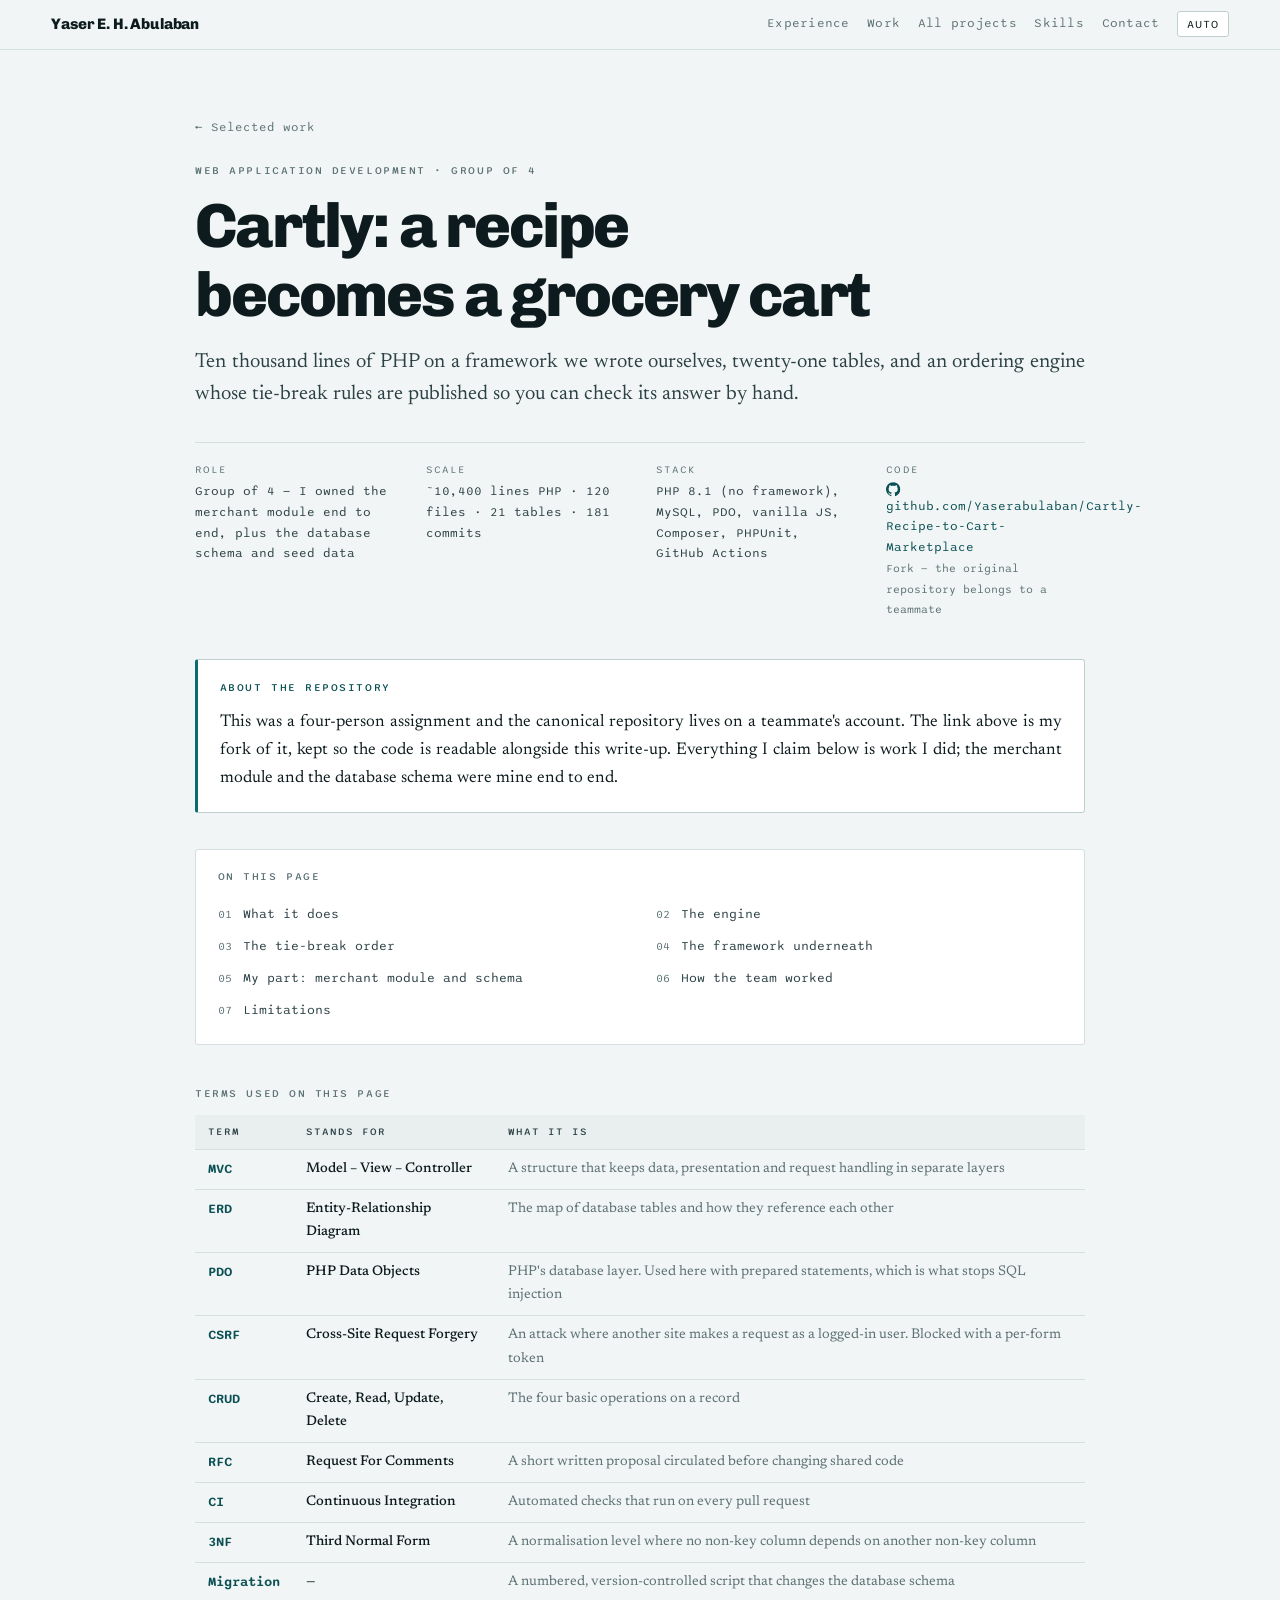
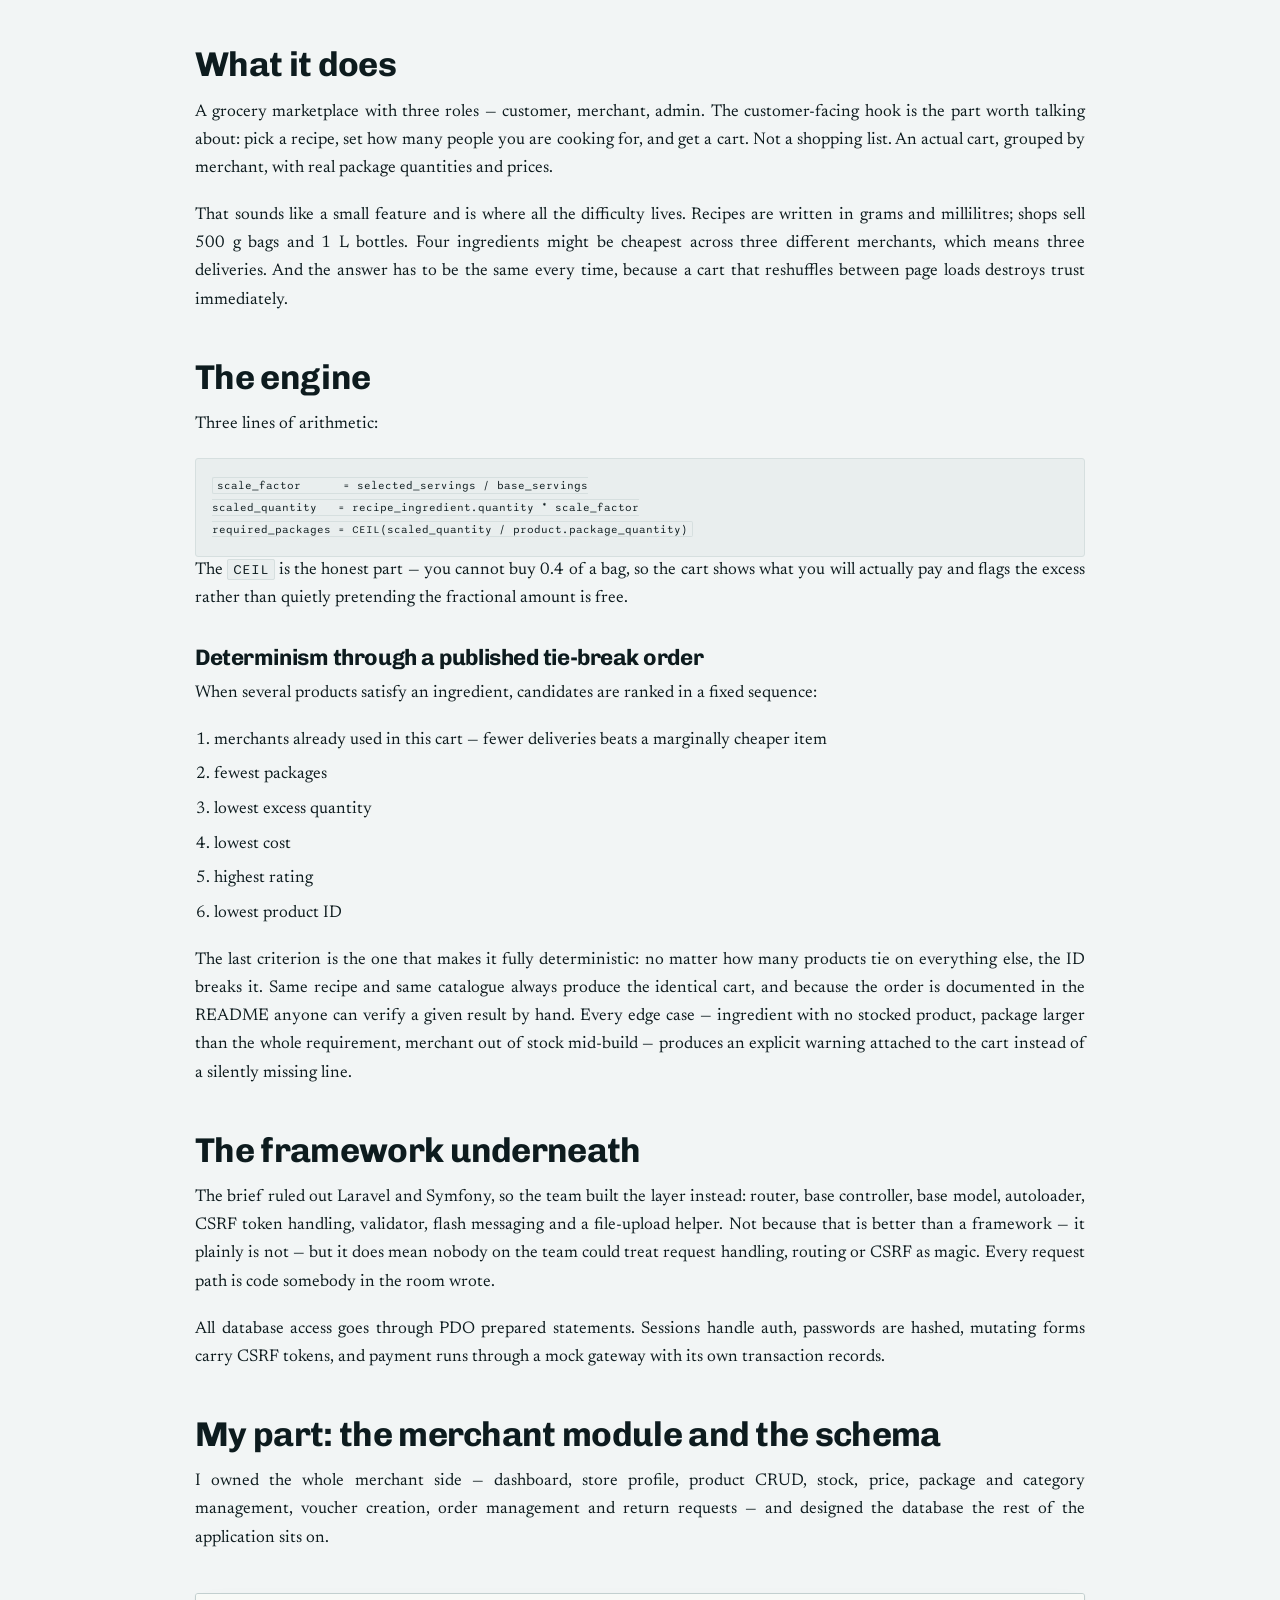
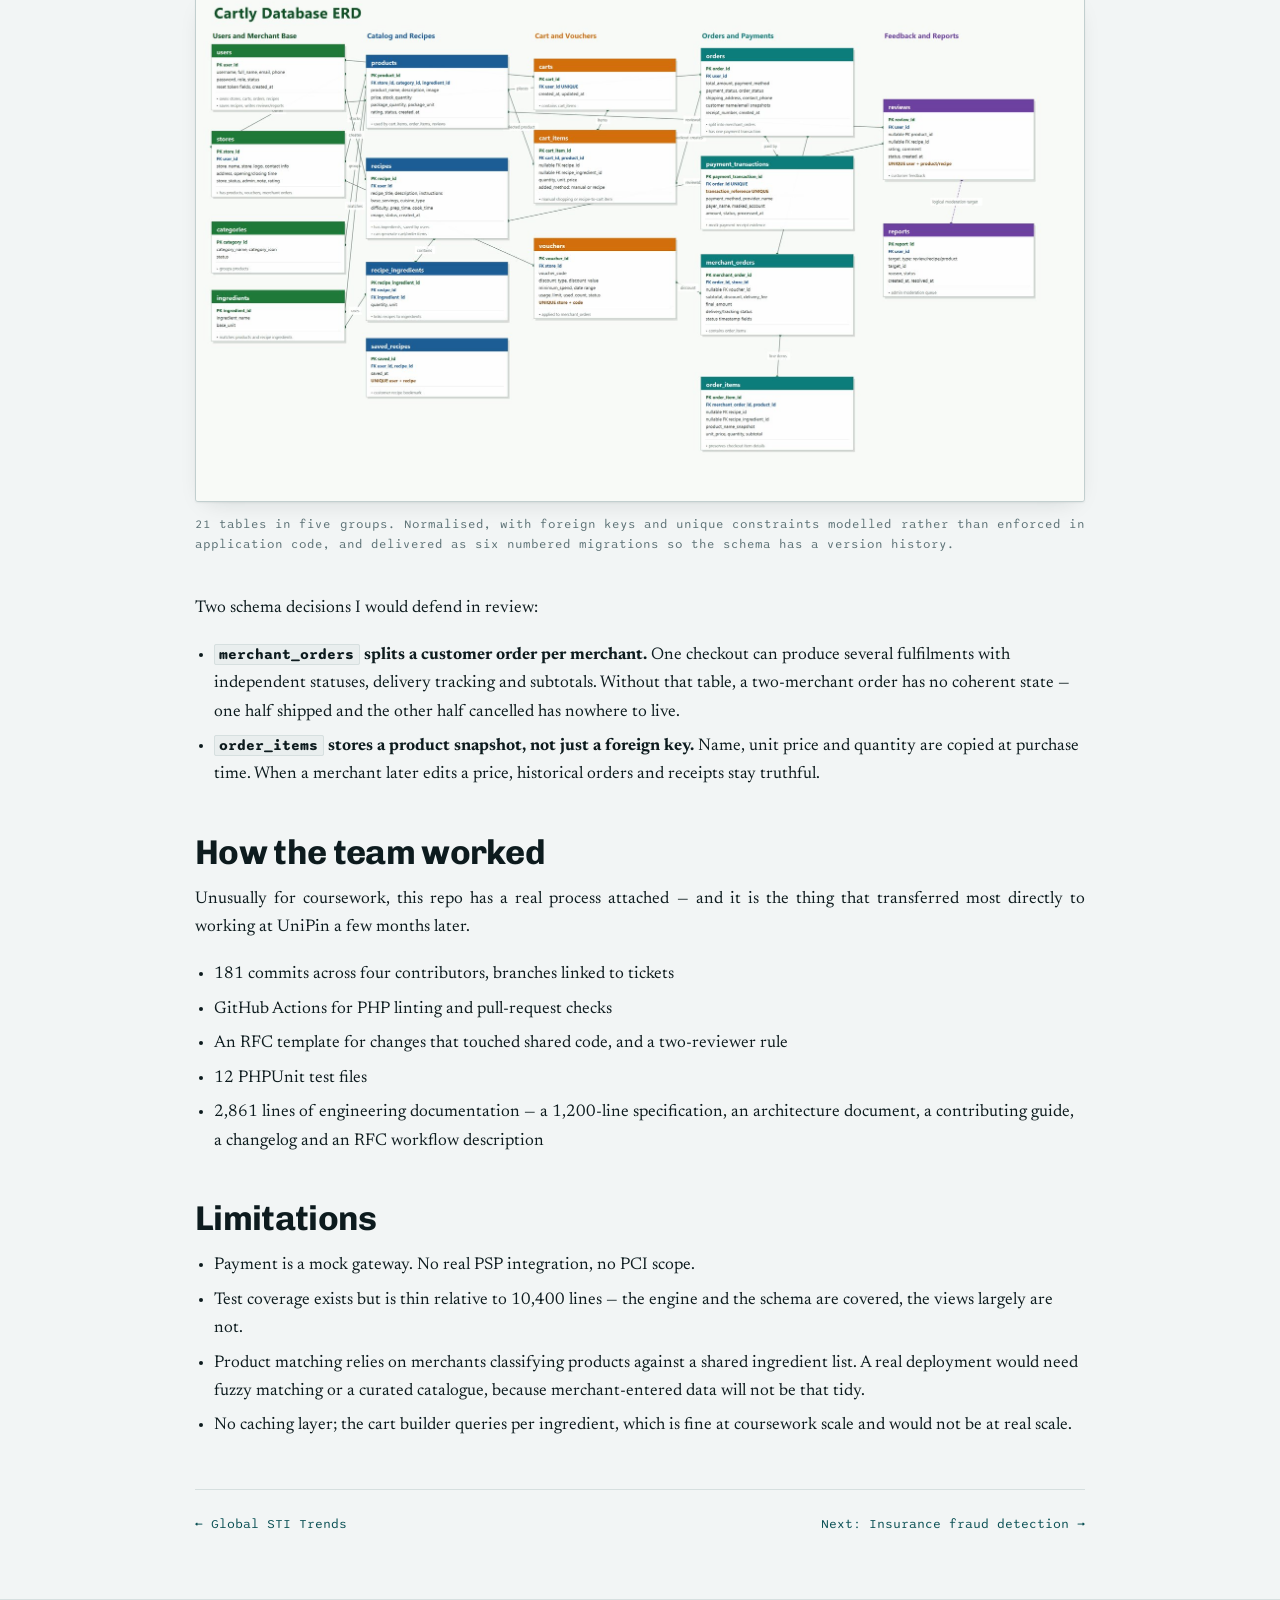
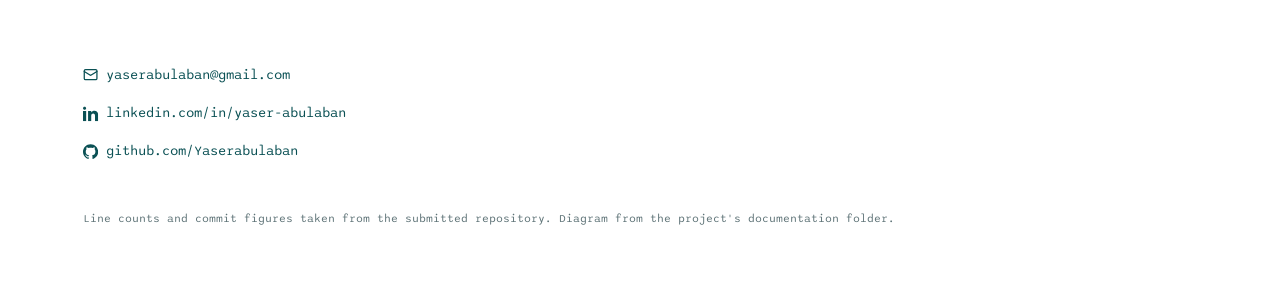
<file: work/cartly.html>
<!DOCTYPE html>
<html lang="en">
<head>
<meta charset="utf-8">
<meta name="viewport" content="width=device-width, initial-scale=1">
<title>Cartly — Recipe to Cart</title>
<meta name="description" content="A three-role grocery marketplace on a PHP MVC micro-framework written from scratch, with a deterministic engine that turns a recipe into a merchant-grouped shopping cart.">
<link rel="icon" href="../assets/favicon.svg" type="image/svg+xml">
<link rel="preconnect" href="https://fonts.googleapis.com">
<link rel="preconnect" href="https://fonts.gstatic.com" crossorigin>
<link rel="stylesheet" href="https://fonts.googleapis.com/css2?family=Chivo:wght@400;700;800&amp;family=Newsreader:opsz,wght@6..72,400;6..72,500;6..72,600&amp;family=Sono:MONO,wght@1,400..600&amp;display=swap">
<link rel="stylesheet" href="../assets/css/site.css">
<script src="../assets/js/site.js"></script>
</head>
<body>
<a class="skip" href="#main">Skip to content</a>

<svg class="spritesheet" aria-hidden="true" focusable="false"><defs>
<symbol id="i-github" viewBox="0 0 24 24" fill="currentColor"><path d="M12 .297c-6.63 0-12 5.373-12 12 0 5.303 3.438 9.8 8.205 11.385.6.113.82-.258.82-.577 0-.285-.01-1.04-.015-2.04-3.338.724-4.042-1.61-4.042-1.61C4.422 18.07 3.633 17.7 3.633 17.7c-1.087-.744.084-.729.084-.729 1.205.084 1.838 1.236 1.838 1.236 1.07 1.835 2.809 1.305 3.495.998.108-.776.417-1.305.76-1.605-2.665-.3-5.466-1.332-5.466-5.93 0-1.31.465-2.38 1.235-3.22-.135-.303-.54-1.523.105-3.176 0 0 1.005-.322 3.3 1.23.96-.267 1.98-.399 3-.405 1.02.006 2.04.138 3 .405 2.28-1.552 3.285-1.23 3.285-1.23.645 1.653.24 2.873.12 3.176.765.84 1.23 1.91 1.23 3.22 0 4.61-2.805 5.625-5.475 5.92.42.36.81 1.096.81 2.22 0 1.606-.015 2.896-.015 3.286 0 .315.21.69.825.57C20.565 22.092 24 17.592 24 12.297c0-6.627-5.373-12-12-12"/></symbol>
<symbol id="i-linkedin" viewBox="0 0 24 24" fill="currentColor"><path d="M4.98 3.5c0 1.381-1.11 2.5-2.48 2.5S0 4.881 0 3.5C0 2.12 1.11 1 2.5 1s2.48 1.12 2.48 2.5zM5 8H0v16h5V8zm7.982 0H8.014v16h4.968v-8.399c0-4.67 6.029-5.052 6.029 0V24H24V13.869c0-7.88-8.922-7.593-11.018-3.714V8z"/></symbol>
<symbol id="i-mail" viewBox="0 0 24 24" fill="none" stroke="currentColor" stroke-width="2" stroke-linecap="round" stroke-linejoin="round"><path d="m22 7-8.991 5.727a2 2 0 0 1-2.009 0L2 7" /><rect x="2" y="4" width="20" height="16" rx="2" /></symbol>
</defs></svg>

<header class="topbar">
  <a class="topbar__name" href="../">Yaser E. H. Abulaban</a>
  <nav>
    <a href="../#experience" class="opt">Experience</a>
    <a href="../#work">Work</a>
    <a href="../#index" class="opt">All projects</a>
    <a href="../#skills" class="opt">Skills</a>
    <a href="../#contact">Contact</a>
    <button class="themetoggle" type="button">Auto</button>
  </nav>
</header>

<main id="main">

<section class="cs__head">
  <div class="wrap wrap--case">
    <a class="back" href="../#work">&larr; Selected work</a>
    <span class="eyebrow">Web application development · group of 4</span>
    <h1 class="cs__title">Cartly: a recipe becomes a grocery cart</h1>
    <p class="lede cs__lede">Ten thousand lines of PHP on a framework we wrote ourselves, twenty-one tables, and an ordering engine whose tie-break rules are published so you can check its answer by hand.</p>
    <dl class="cs__meta">
      <div><dt>Role</dt><dd>Group of 4 — I owned the merchant module end to end, plus the database schema and seed data</dd></div>
      <div><dt>Scale</dt><dd>~10,400 lines PHP · 120 files · 21 tables · 181 commits</dd></div>
      <div><dt>Stack</dt><dd>PHP 8.1 (no framework), MySQL, PDO, vanilla JS, Composer, PHPUnit, GitHub Actions</dd></div>
      <div><dt>Code</dt><dd><a href="https://github.com/Yaserabulaban/Cartly-Recipe-to-Cart-Marketplace" rel="noopener"><svg class="ico" aria-hidden="true"><use href="#i-github"></use></svg>github.com/Yaserabulaban/Cartly-Recipe-to-Cart-Marketplace</a><br><span style="color:var(--muted);font-size:.9em;">Fork — the original repository belongs to a teammate</span></dd></div>
    </dl>
  </div>
</section>

<section class="wrap wrap--case" style="padding-bottom:4rem;">
  <div class="prose">

    <div class="callout" style="margin-top:0;">
      <span class="eyebrow">About the repository</span>
      <p>This was a four-person assignment and the canonical repository lives on a teammate's account. The link above is my fork of it, kept so the code is readable alongside this write-up. Everything I claim below is work I did; the merchant module and the database schema were mine end to end.</p>
    </div>

    <nav class="toc" aria-label="On this page">
      <span class="eyebrow">On this page</span>
      <ol>
        <li><a href="#what">What it does</a></li>
        <li><a href="#engine">The engine</a></li>
        <li><a href="#determinism">The tie-break order</a></li>
        <li><a href="#framework">The framework underneath</a></li>
        <li><a href="#mypart">My part: merchant module and schema</a></li>
        <li><a href="#process">How the team worked</a></li>
        <li><a href="#limits">Limitations</a></li>
      </ol>
    </nav>

    <div class="abbr">
      <span class="eyebrow">Terms used on this page</span>
      <table>
        <thead><tr><th scope="col">Term</th><th scope="col">Stands for</th><th scope="col">What it is</th></tr></thead>
        <tbody>
          <tr><td>MVC</td><td>Model – View – Controller</td><td>A structure that keeps data, presentation and request handling in separate layers</td></tr>
          <tr><td>ERD</td><td>Entity-Relationship Diagram</td><td>The map of database tables and how they reference each other</td></tr>
          <tr><td>PDO</td><td>PHP Data Objects</td><td>PHP's database layer. Used here with prepared statements, which is what stops SQL injection</td></tr>
          <tr><td>CSRF</td><td>Cross-Site Request Forgery</td><td>An attack where another site makes a request as a logged-in user. Blocked with a per-form token</td></tr>
          <tr><td>CRUD</td><td>Create, Read, Update, Delete</td><td>The four basic operations on a record</td></tr>
          <tr><td>RFC</td><td>Request For Comments</td><td>A short written proposal circulated before changing shared code</td></tr>
          <tr><td>CI</td><td>Continuous Integration</td><td>Automated checks that run on every pull request</td></tr>
          <tr><td>3NF</td><td>Third Normal Form</td><td>A normalisation level where no non-key column depends on another non-key column</td></tr>
          <tr><td>Migration</td><td>—</td><td>A numbered, version-controlled script that changes the database schema</td></tr>
        </tbody>
      </table>
    </div>

    <h2 id="what">What it does</h2>
    <p>A grocery marketplace with three roles — customer, merchant, admin. The customer-facing hook is the part worth talking about: pick a recipe, set how many people you are cooking for, and get a cart. Not a shopping list. An actual cart, grouped by merchant, with real package quantities and prices.</p>
    <p>That sounds like a small feature and is where all the difficulty lives. Recipes are written in grams and millilitres; shops sell 500&nbsp;g bags and 1&nbsp;L bottles. Four ingredients might be cheapest across three different merchants, which means three deliveries. And the answer has to be the same every time, because a cart that reshuffles between page loads destroys trust immediately.</p>

    <h2 id="engine">The engine</h2>
    <p>Three lines of arithmetic:</p>
    <pre style="overflow-x:auto;background:var(--surface-2);border:1px solid var(--line);border-radius:var(--radius);padding:1rem;font-family:var(--font-mono);font-size:.8rem;line-height:1.7;"><code>scale_factor      = selected_servings / base_servings
scaled_quantity   = recipe_ingredient.quantity * scale_factor
required_packages = CEIL(scaled_quantity / product.package_quantity)</code></pre>
    <p>The <code>CEIL</code> is the honest part — you cannot buy 0.4 of a bag, so the cart shows what you will actually pay and flags the excess rather than quietly pretending the fractional amount is free.</p>

    <h3 id="determinism">Determinism through a published tie-break order</h3>
    <p>When several products satisfy an ingredient, candidates are ranked in a fixed sequence:</p>
    <ol>
      <li>merchants already used in this cart — fewer deliveries beats a marginally cheaper item</li>
      <li>fewest packages</li>
      <li>lowest excess quantity</li>
      <li>lowest cost</li>
      <li>highest rating</li>
      <li>lowest product ID</li>
    </ol>
    <p>The last criterion is the one that makes it fully deterministic: no matter how many products tie on everything else, the ID breaks it. Same recipe and same catalogue always produce the identical cart, and because the order is documented in the README anyone can verify a given result by hand. Every edge case — ingredient with no stocked product, package larger than the whole requirement, merchant out of stock mid-build — produces an explicit warning attached to the cart instead of a silently missing line.</p>

    <h2 id="framework">The framework underneath</h2>
    <p>The brief ruled out Laravel and Symfony, so the team built the layer instead: router, base controller, base model, autoloader, CSRF token handling, validator, flash messaging and a file-upload helper. Not because that is better than a framework — it plainly is not — but it does mean nobody on the team could treat request handling, routing or CSRF as magic. Every request path is code somebody in the room wrote.</p>
    <p>All database access goes through PDO prepared statements. Sessions handle auth, passwords are hashed, mutating forms carry CSRF tokens, and payment runs through a mock gateway with its own transaction records.</p>

    <h2 id="mypart">My part: the merchant module and the schema</h2>
    <p>I owned the whole merchant side — dashboard, store profile, product CRUD, stock, price, package and category management, voucher creation, order management and return requests — and designed the database the rest of the application sits on.</p>

    <figure class="fig">
      <img src="../assets/img/cartly-erd.jpg" width="1800" height="1029"
           alt="Entity-relationship diagram of 21 tables grouped into users and merchants, catalogue and recipes, cart and vouchers, orders and payments, and feedback and reports.">
      <figcaption>21 tables in five groups. Normalised, with foreign keys and unique constraints modelled rather than enforced in application code, and delivered as six numbered migrations so the schema has a version history.</figcaption>
    </figure>

    <p>Two schema decisions I would defend in review:</p>
    <ul>
      <li><strong><code>merchant_orders</code> splits a customer order per merchant.</strong> One checkout can produce several fulfilments with independent statuses, delivery tracking and subtotals. Without that table, a two-merchant order has no coherent state — one half shipped and the other half cancelled has nowhere to live.</li>
      <li><strong><code>order_items</code> stores a product snapshot, not just a foreign key.</strong> Name, unit price and quantity are copied at purchase time. When a merchant later edits a price, historical orders and receipts stay truthful.</li>
    </ul>

    <h2 id="process">How the team worked</h2>
    <p>Unusually for coursework, this repo has a real process attached — and it is the thing that transferred most directly to working at UniPin a few months later.</p>
    <ul>
      <li>181 commits across four contributors, branches linked to tickets</li>
      <li>GitHub Actions for PHP linting and pull-request checks</li>
      <li>An RFC template for changes that touched shared code, and a two-reviewer rule</li>
      <li>12 PHPUnit test files</li>
      <li>2,861 lines of engineering documentation — a 1,200-line specification, an architecture document, a contributing guide, a changelog and an RFC workflow description</li>
    </ul>

    <h2 id="limits">Limitations</h2>
    <ul>
      <li>Payment is a mock gateway. No real PSP integration, no PCI scope.</li>
      <li>Test coverage exists but is thin relative to 10,400 lines — the engine and the schema are covered, the views largely are not.</li>
      <li>Product matching relies on merchants classifying products against a shared ingredient list. A real deployment would need fuzzy matching or a curated catalogue, because merchant-entered data will not be that tidy.</li>
      <li>No caching layer; the cart builder queries per ingredient, which is fine at coursework scale and would not be at real scale.</li>
    </ul>

    <div class="nextprev">
      <a href="sti-dashboard.html">&larr; Global STI Trends</a>
      <a href="fraud-detection.html">Next: Insurance fraud detection &rarr;</a>
    </div>
  </div>
</section>

</main>

<footer class="foot">
  <div class="wrap">
    <div class="foot__grid">
      <ul class="contactlist">
        <li><a href="mailto:yaserabulaban@gmail.com"><svg class="ico" aria-hidden="true"><use href="#i-mail"></use></svg>yaserabulaban@gmail.com</a></li>
        <li><a href="https://www.linkedin.com/in/yaser-abulaban-82b199236/" rel="noopener"><svg class="ico" aria-hidden="true"><use href="#i-linkedin"></use></svg>linkedin.com/in/yaser-abulaban</a></li>
        <li><a href="https://github.com/Yaserabulaban" rel="noopener"><svg class="ico" aria-hidden="true"><use href="#i-github"></use></svg>github.com/Yaserabulaban</a></li>
      </ul>
    </div>
    <p class="foot__fine">Line counts and commit figures taken from the submitted repository. Diagram from the project's documentation folder.</p>
  </div>
</footer>

</body>
</html>
</file>
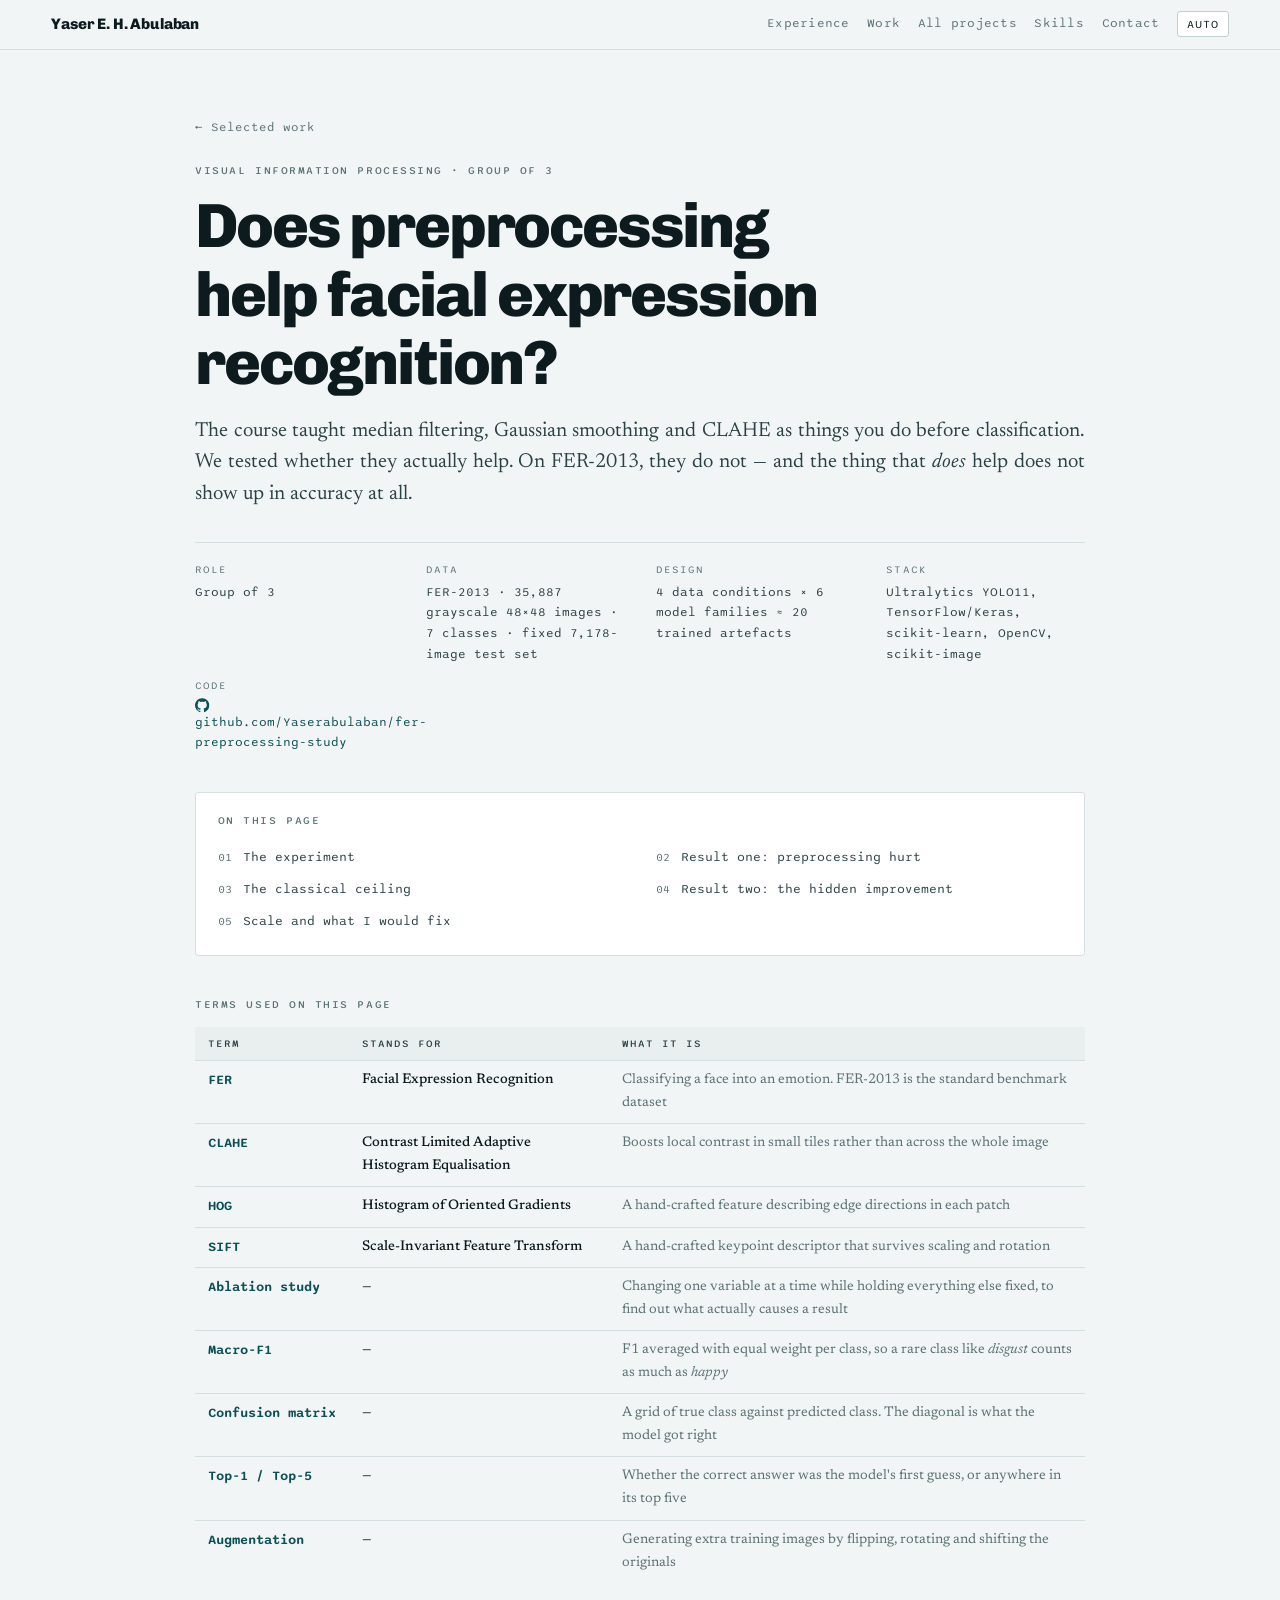
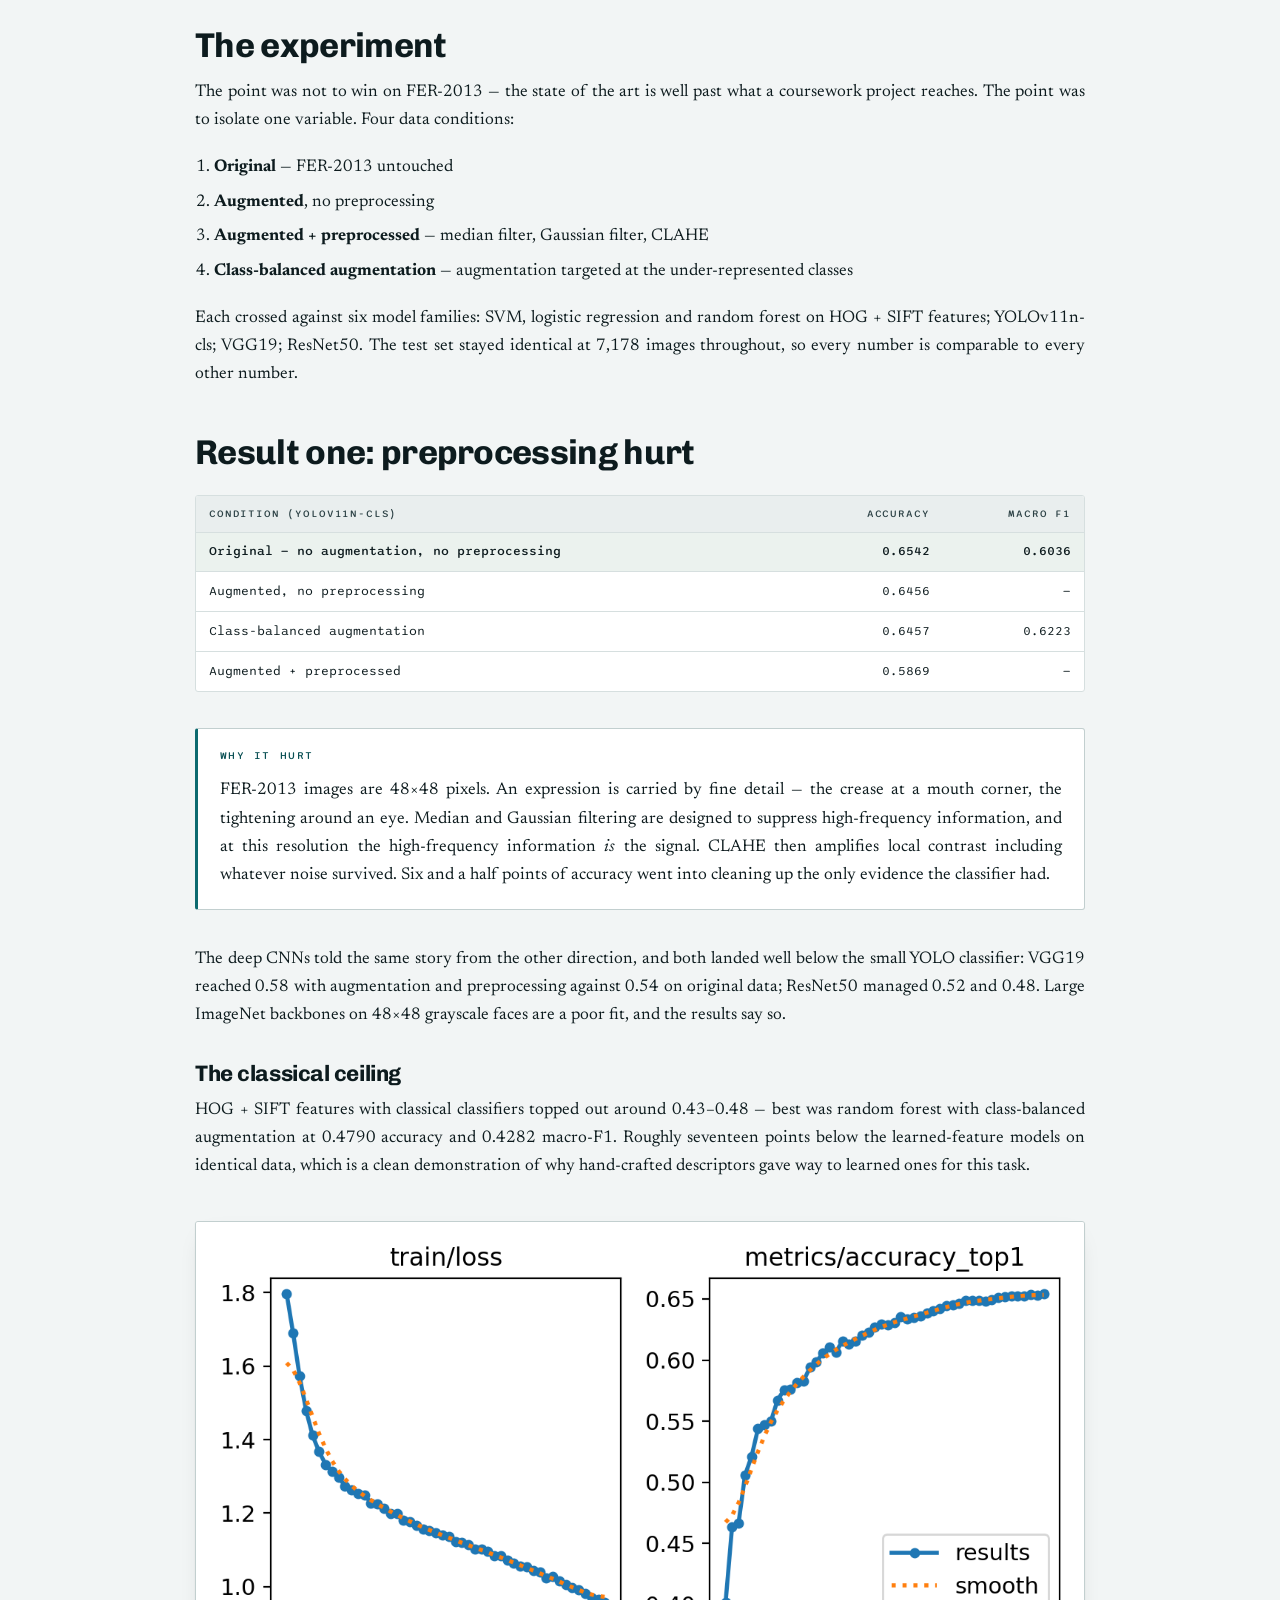
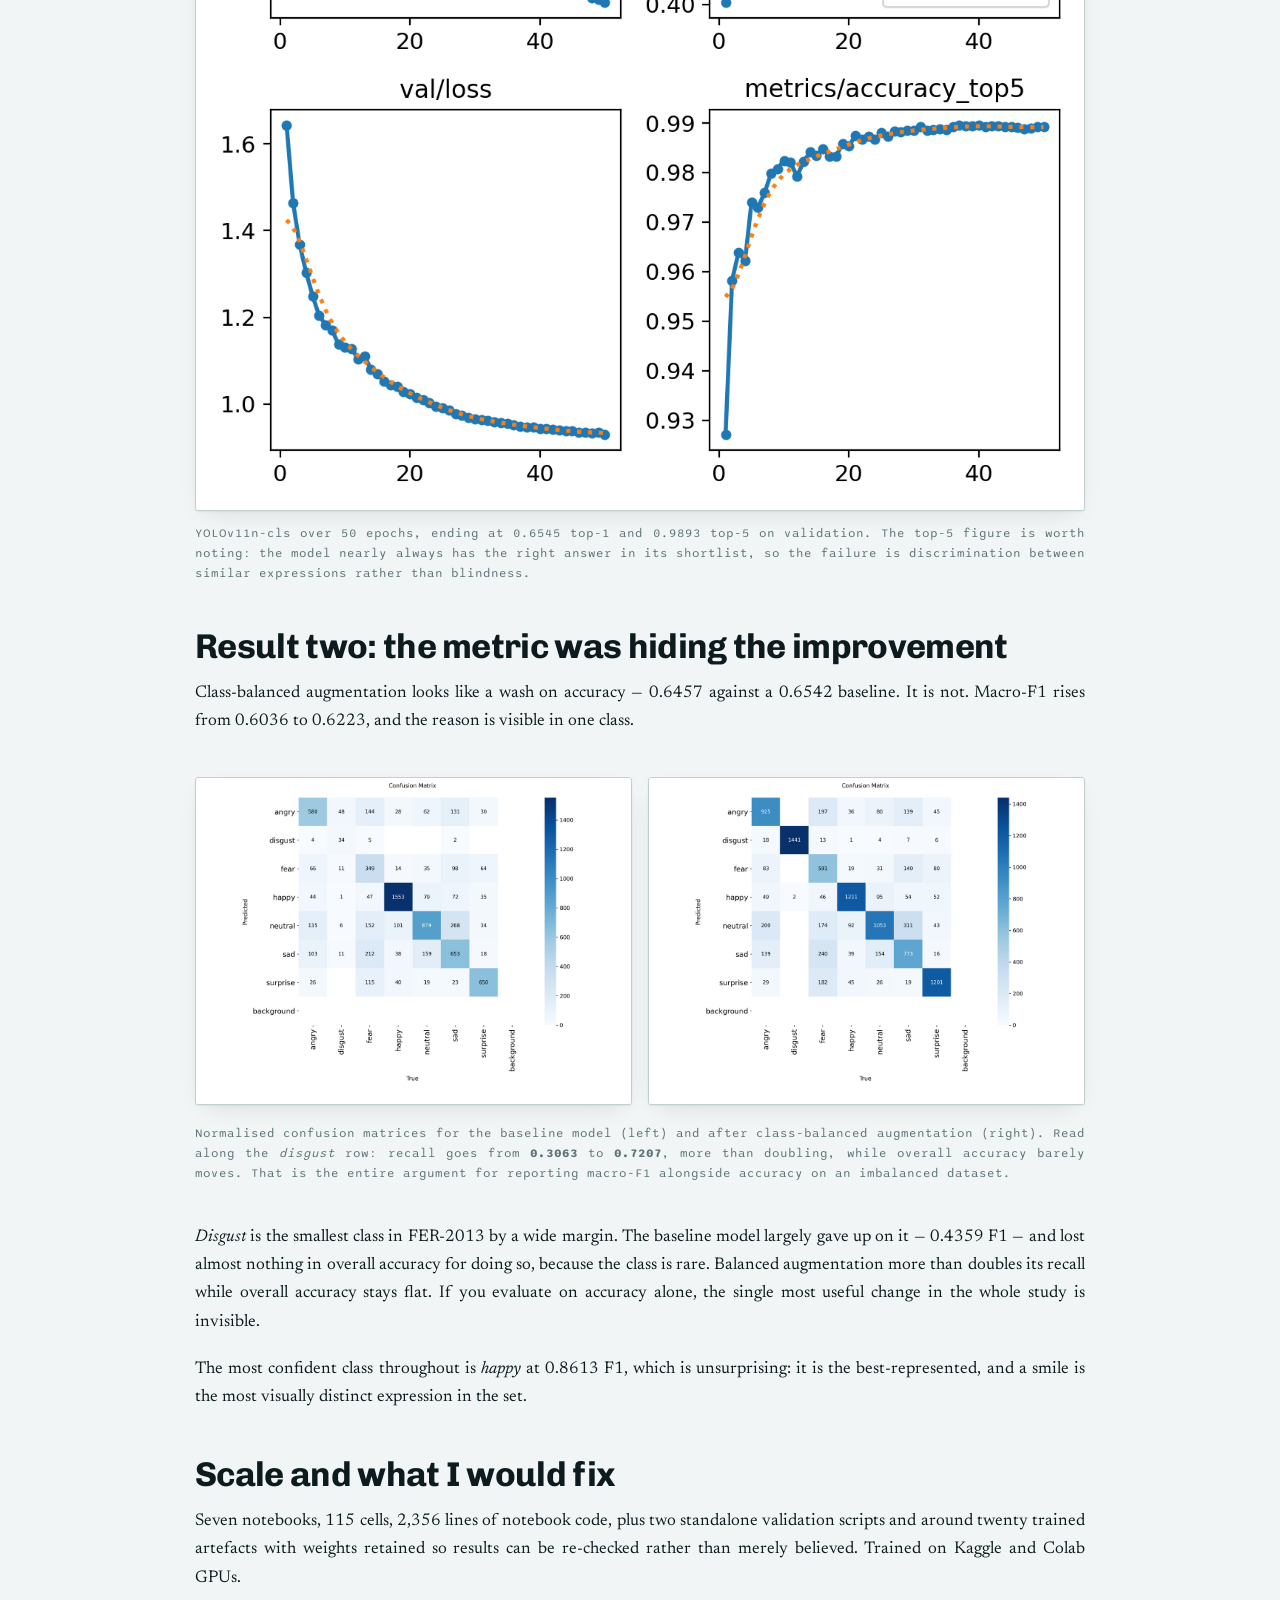
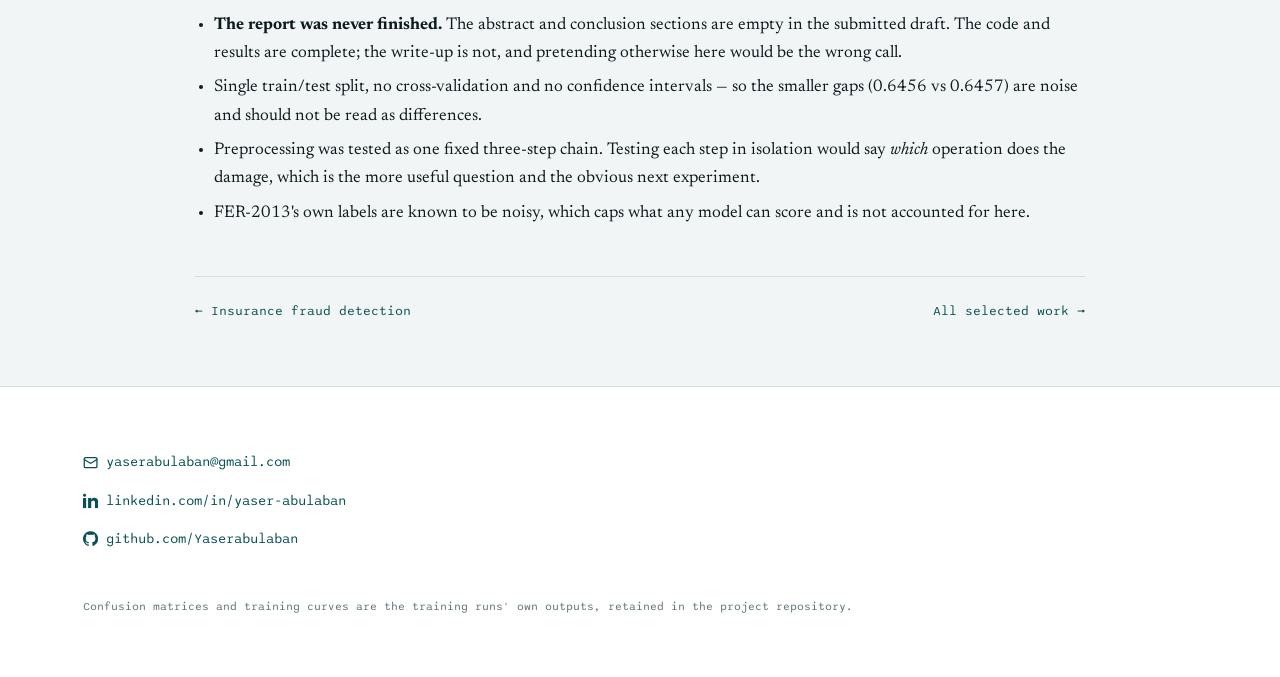
<file: work/fer-study.html>
<!DOCTYPE html>
<html lang="en">
<head>
<meta charset="utf-8">
<meta name="viewport" content="width=device-width, initial-scale=1">
<title>Does Preprocessing Help FER?</title>
<meta name="description" content="A controlled ablation study: four data conditions crossed against six model families on FER-2013, testing whether classical image preprocessing improves facial expression recognition.">
<link rel="icon" href="../assets/favicon.svg" type="image/svg+xml">
<link rel="preconnect" href="https://fonts.googleapis.com">
<link rel="preconnect" href="https://fonts.gstatic.com" crossorigin>
<link rel="stylesheet" href="https://fonts.googleapis.com/css2?family=Chivo:wght@400;700;800&amp;family=Newsreader:opsz,wght@6..72,400;6..72,500;6..72,600&amp;family=Sono:MONO,wght@1,400..600&amp;display=swap">
<link rel="stylesheet" href="../assets/css/site.css">
<script src="../assets/js/site.js"></script>
</head>
<body>
<a class="skip" href="#main">Skip to content</a>

<svg class="spritesheet" aria-hidden="true" focusable="false"><defs>
<symbol id="i-github" viewBox="0 0 24 24" fill="currentColor"><path d="M12 .297c-6.63 0-12 5.373-12 12 0 5.303 3.438 9.8 8.205 11.385.6.113.82-.258.82-.577 0-.285-.01-1.04-.015-2.04-3.338.724-4.042-1.61-4.042-1.61C4.422 18.07 3.633 17.7 3.633 17.7c-1.087-.744.084-.729.084-.729 1.205.084 1.838 1.236 1.838 1.236 1.07 1.835 2.809 1.305 3.495.998.108-.776.417-1.305.76-1.605-2.665-.3-5.466-1.332-5.466-5.93 0-1.31.465-2.38 1.235-3.22-.135-.303-.54-1.523.105-3.176 0 0 1.005-.322 3.3 1.23.96-.267 1.98-.399 3-.405 1.02.006 2.04.138 3 .405 2.28-1.552 3.285-1.23 3.285-1.23.645 1.653.24 2.873.12 3.176.765.84 1.23 1.91 1.23 3.22 0 4.61-2.805 5.625-5.475 5.92.42.36.81 1.096.81 2.22 0 1.606-.015 2.896-.015 3.286 0 .315.21.69.825.57C20.565 22.092 24 17.592 24 12.297c0-6.627-5.373-12-12-12"/></symbol>
<symbol id="i-linkedin" viewBox="0 0 24 24" fill="currentColor"><path d="M4.98 3.5c0 1.381-1.11 2.5-2.48 2.5S0 4.881 0 3.5C0 2.12 1.11 1 2.5 1s2.48 1.12 2.48 2.5zM5 8H0v16h5V8zm7.982 0H8.014v16h4.968v-8.399c0-4.67 6.029-5.052 6.029 0V24H24V13.869c0-7.88-8.922-7.593-11.018-3.714V8z"/></symbol>
<symbol id="i-mail" viewBox="0 0 24 24" fill="none" stroke="currentColor" stroke-width="2" stroke-linecap="round" stroke-linejoin="round"><path d="m22 7-8.991 5.727a2 2 0 0 1-2.009 0L2 7" /><rect x="2" y="4" width="20" height="16" rx="2" /></symbol>
</defs></svg>

<header class="topbar">
  <a class="topbar__name" href="../">Yaser E. H. Abulaban</a>
  <nav>
    <a href="../#experience" class="opt">Experience</a>
    <a href="../#work">Work</a>
    <a href="../#index" class="opt">All projects</a>
    <a href="../#skills" class="opt">Skills</a>
    <a href="../#contact">Contact</a>
    <button class="themetoggle" type="button">Auto</button>
  </nav>
</header>

<main id="main">

<section class="cs__head">
  <div class="wrap wrap--case">
    <a class="back" href="../#work">&larr; Selected work</a>
    <span class="eyebrow">Visual information processing · group of 3</span>
    <h1 class="cs__title">Does preprocessing help facial expression recognition?</h1>
    <p class="lede cs__lede">The course taught median filtering, Gaussian smoothing and CLAHE as things you do before classification. We tested whether they actually help. On FER-2013, they do not — and the thing that <em>does</em> help does not show up in accuracy at all.</p>
    <dl class="cs__meta">
      <div><dt>Role</dt><dd>Group of 3</dd></div>
      <div><dt>Data</dt><dd>FER-2013 · 35,887 grayscale 48×48 images · 7 classes · fixed 7,178-image test set</dd></div>
      <div><dt>Design</dt><dd>4 data conditions × 6 model families ≈ 20 trained artefacts</dd></div>
      <div><dt>Stack</dt><dd>Ultralytics YOLO11, TensorFlow/Keras, scikit-learn, OpenCV, scikit-image</dd></div>
      <div><dt>Code</dt><dd><a href="https://github.com/Yaserabulaban/fer-preprocessing-study" rel="noopener"><svg class="ico" aria-hidden="true"><use href="#i-github"></use></svg>github.com/Yaserabulaban/fer-preprocessing-study</a></dd></div>
    </dl>
  </div>
</section>

<section class="wrap wrap--case" style="padding-bottom:4rem;">
  <div class="prose">

    <nav class="toc" aria-label="On this page">
      <span class="eyebrow">On this page</span>
      <ol>
        <li><a href="#experiment">The experiment</a></li>
        <li><a href="#result1">Result one: preprocessing hurt</a></li>
        <li><a href="#classical">The classical ceiling</a></li>
        <li><a href="#result2">Result two: the hidden improvement</a></li>
        <li><a href="#scale">Scale and what I would fix</a></li>
      </ol>
    </nav>

    <div class="abbr">
      <span class="eyebrow">Terms used on this page</span>
      <table>
        <thead><tr><th scope="col">Term</th><th scope="col">Stands for</th><th scope="col">What it is</th></tr></thead>
        <tbody>
          <tr><td>FER</td><td>Facial Expression Recognition</td><td>Classifying a face into an emotion. FER-2013 is the standard benchmark dataset</td></tr>
          <tr><td>CLAHE</td><td>Contrast Limited Adaptive Histogram Equalisation</td><td>Boosts local contrast in small tiles rather than across the whole image</td></tr>
          <tr><td>HOG</td><td>Histogram of Oriented Gradients</td><td>A hand-crafted feature describing edge directions in each patch</td></tr>
          <tr><td>SIFT</td><td>Scale-Invariant Feature Transform</td><td>A hand-crafted keypoint descriptor that survives scaling and rotation</td></tr>
          <tr><td>Ablation study</td><td>—</td><td>Changing one variable at a time while holding everything else fixed, to find out what actually causes a result</td></tr>
          <tr><td>Macro-F1</td><td>—</td><td>F1 averaged with equal weight per class, so a rare class like <em>disgust</em> counts as much as <em>happy</em></td></tr>
          <tr><td>Confusion matrix</td><td>—</td><td>A grid of true class against predicted class. The diagonal is what the model got right</td></tr>
          <tr><td>Top-1 / Top-5</td><td>—</td><td>Whether the correct answer was the model's first guess, or anywhere in its top five</td></tr>
          <tr><td>Augmentation</td><td>—</td><td>Generating extra training images by flipping, rotating and shifting the originals</td></tr>
        </tbody>
      </table>
    </div>

    <h2 id="experiment">The experiment</h2>
    <p>The point was not to win on FER-2013 — the state of the art is well past what a coursework project reaches. The point was to isolate one variable. Four data conditions:</p>
    <ol>
      <li><strong>Original</strong> — FER-2013 untouched</li>
      <li><strong>Augmented</strong>, no preprocessing</li>
      <li><strong>Augmented + preprocessed</strong> — median filter, Gaussian filter, CLAHE</li>
      <li><strong>Class-balanced augmentation</strong> — augmentation targeted at the under-represented classes</li>
    </ol>
    <p>Each crossed against six model families: SVM, logistic regression and random forest on HOG + SIFT features; YOLOv11n-cls; VGG19; ResNet50. The test set stayed identical at 7,178 images throughout, so every number is comparable to every other number.</p>

    <h2 id="result1">Result one: preprocessing hurt</h2>

    <div class="tablewrap" style="margin:1.5rem 0;">
      <table class="data">
        <thead><tr><th scope="col">Condition (YOLOv11n-cls)</th><th scope="col" class="n">Accuracy</th><th scope="col" class="n">Macro F1</th></tr></thead>
        <tbody>
          <tr class="win"><td>Original — no augmentation, no preprocessing</td><td class="n">0.6542</td><td class="n">0.6036</td></tr>
          <tr><td>Augmented, no preprocessing</td><td class="n">0.6456</td><td class="n">—</td></tr>
          <tr><td>Class-balanced augmentation</td><td class="n">0.6457</td><td class="n">0.6223</td></tr>
          <tr><td>Augmented + preprocessed</td><td class="n">0.5869</td><td class="n">—</td></tr>
        </tbody>
      </table>
    </div>

    <div class="callout">
      <span class="eyebrow">Why it hurt</span>
      <p>FER-2013 images are 48×48 pixels. An expression is carried by fine detail — the crease at a mouth corner, the tightening around an eye. Median and Gaussian filtering are designed to suppress high-frequency information, and at this resolution the high-frequency information <em>is</em> the signal. CLAHE then amplifies local contrast including whatever noise survived. Six and a half points of accuracy went into cleaning up the only evidence the classifier had.</p>
    </div>

    <p>The deep CNNs told the same story from the other direction, and both landed well below the small YOLO classifier: VGG19 reached 0.58 with augmentation and preprocessing against 0.54 on original data; ResNet50 managed 0.52 and 0.48. Large ImageNet backbones on 48×48 grayscale faces are a poor fit, and the results say so.</p>

    <h3 id="classical">The classical ceiling</h3>
    <p>HOG + SIFT features with classical classifiers topped out around 0.43–0.48 — best was random forest with class-balanced augmentation at 0.4790 accuracy and 0.4282 macro-F1. Roughly seventeen points below the learned-feature models on identical data, which is a clean demonstration of why hand-crafted descriptors gave way to learned ones for this task.</p>

    <figure class="fig">
      <img src="../assets/img/fer-training.png" width="1200" height="1200" loading="lazy"
           alt="Training curves for the YOLO classifier: loss falling and top-1 accuracy rising across 50 epochs for train and validation splits.">
      <figcaption>YOLOv11n-cls over 50 epochs, ending at 0.6545 top-1 and 0.9893 top-5 on validation. The top-5 figure is worth noting: the model nearly always has the right answer in its shortlist, so the failure is discrimination between similar expressions rather than blindness.</figcaption>
    </figure>

    <h2 id="result2">Result two: the metric was hiding the improvement</h2>
    <p>Class-balanced augmentation looks like a wash on accuracy — 0.6457 against a 0.6542 baseline. It is not. Macro-F1 rises from 0.6036 to 0.6223, and the reason is visible in one class.</p>

    <figure class="fig fig--pair">
      <img src="../assets/img/fer-confusion-base.png" width="1200" height="900" loading="lazy" alt="Normalised confusion matrix for the baseline model, with the disgust row showing very low recall.">
      <img src="../assets/img/fer-confusion-balanced.png" width="1200" height="900" loading="lazy" alt="Normalised confusion matrix after class-balanced augmentation, with a much stronger disgust diagonal.">
      <figcaption>Normalised confusion matrices for the baseline model (left) and after class-balanced augmentation (right). Read along the <em>disgust</em> row: recall goes from <strong>0.3063</strong> to <strong>0.7207</strong>, more than doubling, while overall accuracy barely moves. That is the entire argument for reporting macro-F1 alongside accuracy on an imbalanced dataset.</figcaption>
    </figure>

    <p><em>Disgust</em> is the smallest class in FER-2013 by a wide margin. The baseline model largely gave up on it — 0.4359 F1 — and lost almost nothing in overall accuracy for doing so, because the class is rare. Balanced augmentation more than doubles its recall while overall accuracy stays flat. If you evaluate on accuracy alone, the single most useful change in the whole study is invisible.</p>

    <p>The most confident class throughout is <em>happy</em> at 0.8613 F1, which is unsurprising: it is the best-represented, and a smile is the most visually distinct expression in the set.</p>

    <h2 id="scale">Scale and what I would fix</h2>
    <p>Seven notebooks, 115 cells, 2,356 lines of notebook code, plus two standalone validation scripts and around twenty trained artefacts with weights retained so results can be re-checked rather than merely believed. Trained on Kaggle and Colab GPUs.</p>
    <ul>
      <li><strong>The report was never finished.</strong> The abstract and conclusion sections are empty in the submitted draft. The code and results are complete; the write-up is not, and pretending otherwise here would be the wrong call.</li>
      <li>Single train/test split, no cross-validation and no confidence intervals — so the smaller gaps (0.6456 vs 0.6457) are noise and should not be read as differences.</li>
      <li>Preprocessing was tested as one fixed three-step chain. Testing each step in isolation would say <em>which</em> operation does the damage, which is the more useful question and the obvious next experiment.</li>
      <li>FER-2013's own labels are known to be noisy, which caps what any model can score and is not accounted for here.</li>
    </ul>

    <div class="nextprev">
      <a href="fraud-detection.html">&larr; Insurance fraud detection</a>
      <a href="../#work">All selected work &rarr;</a>
    </div>
  </div>
</section>

</main>

<footer class="foot">
  <div class="wrap">
    <div class="foot__grid">
      <ul class="contactlist">
        <li><a href="mailto:yaserabulaban@gmail.com"><svg class="ico" aria-hidden="true"><use href="#i-mail"></use></svg>yaserabulaban@gmail.com</a></li>
        <li><a href="https://www.linkedin.com/in/yaser-abulaban-82b199236/" rel="noopener"><svg class="ico" aria-hidden="true"><use href="#i-linkedin"></use></svg>linkedin.com/in/yaser-abulaban</a></li>
        <li><a href="https://github.com/Yaserabulaban" rel="noopener"><svg class="ico" aria-hidden="true"><use href="#i-github"></use></svg>github.com/Yaserabulaban</a></li>
      </ul>
    </div>
    <p class="foot__fine">Confusion matrices and training curves are the training runs' own outputs, retained in the project repository.</p>
  </div>
</footer>

</body>
</html>
</file>
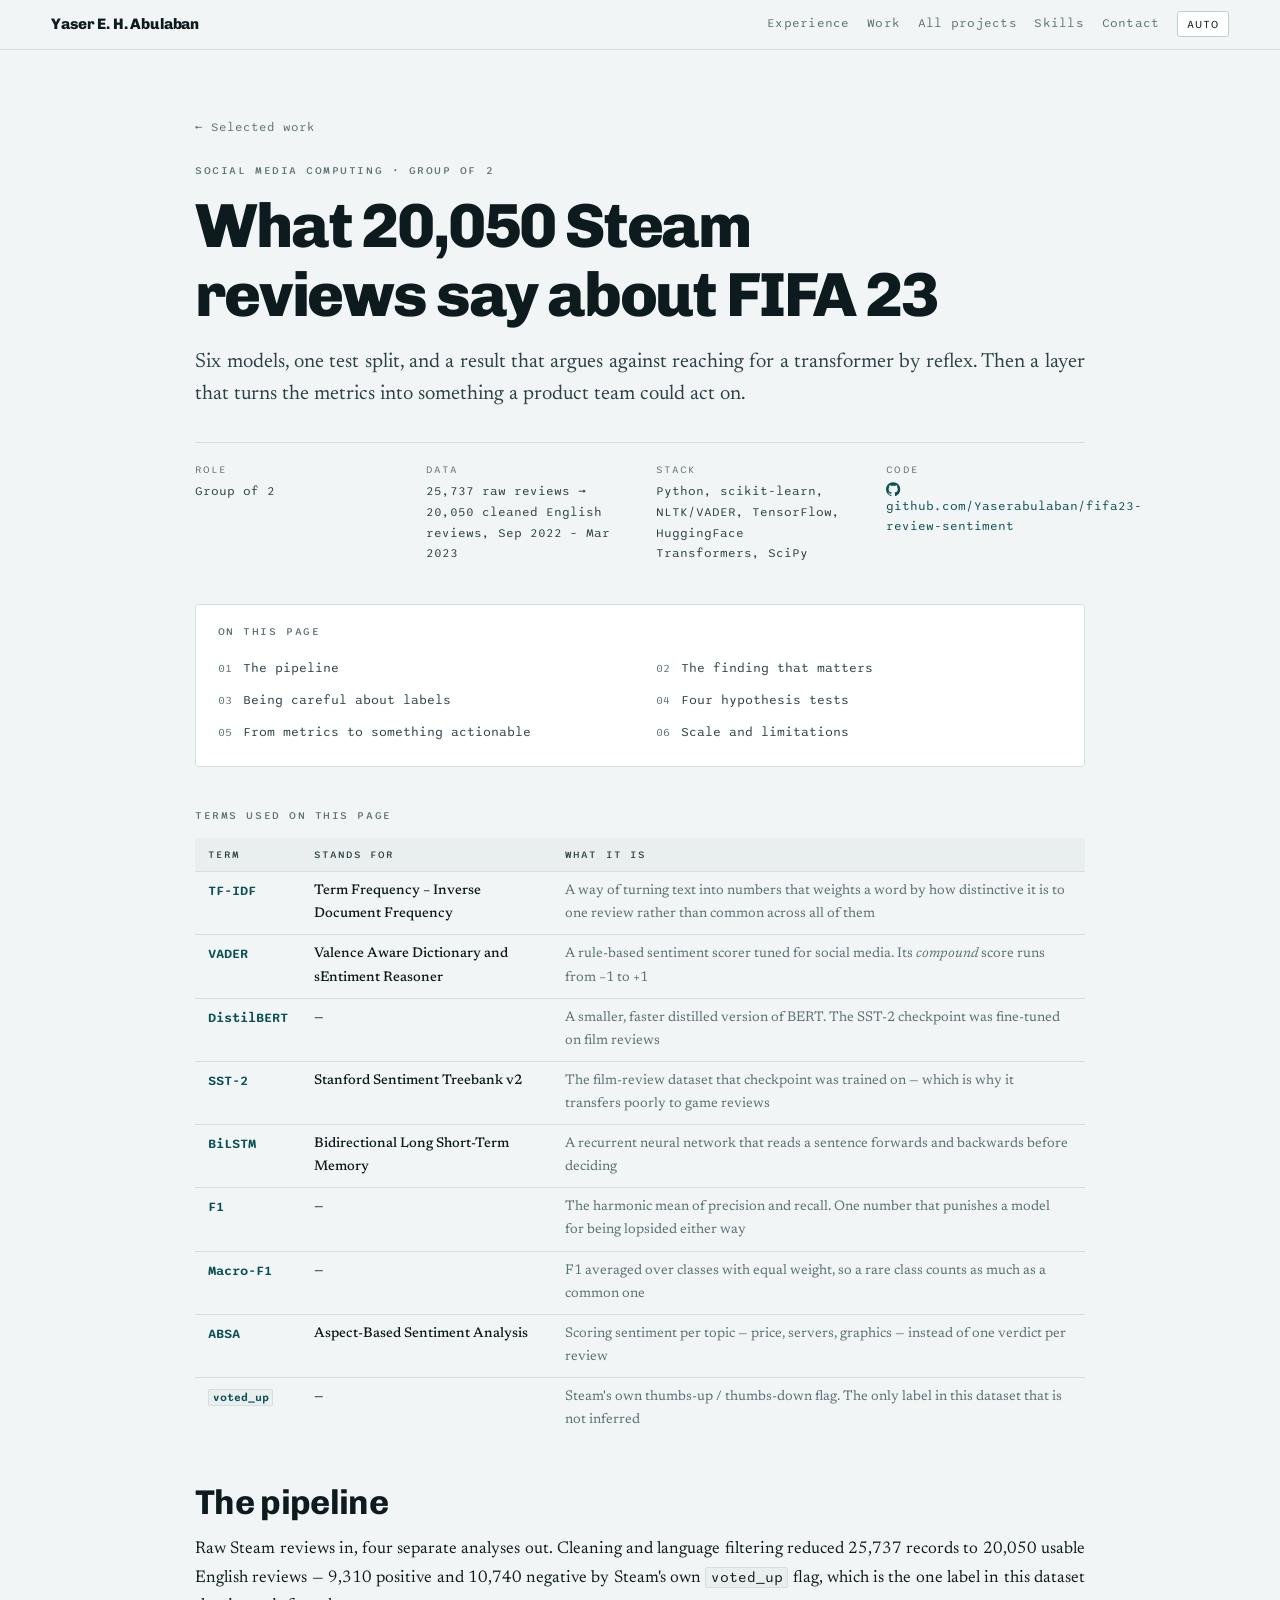
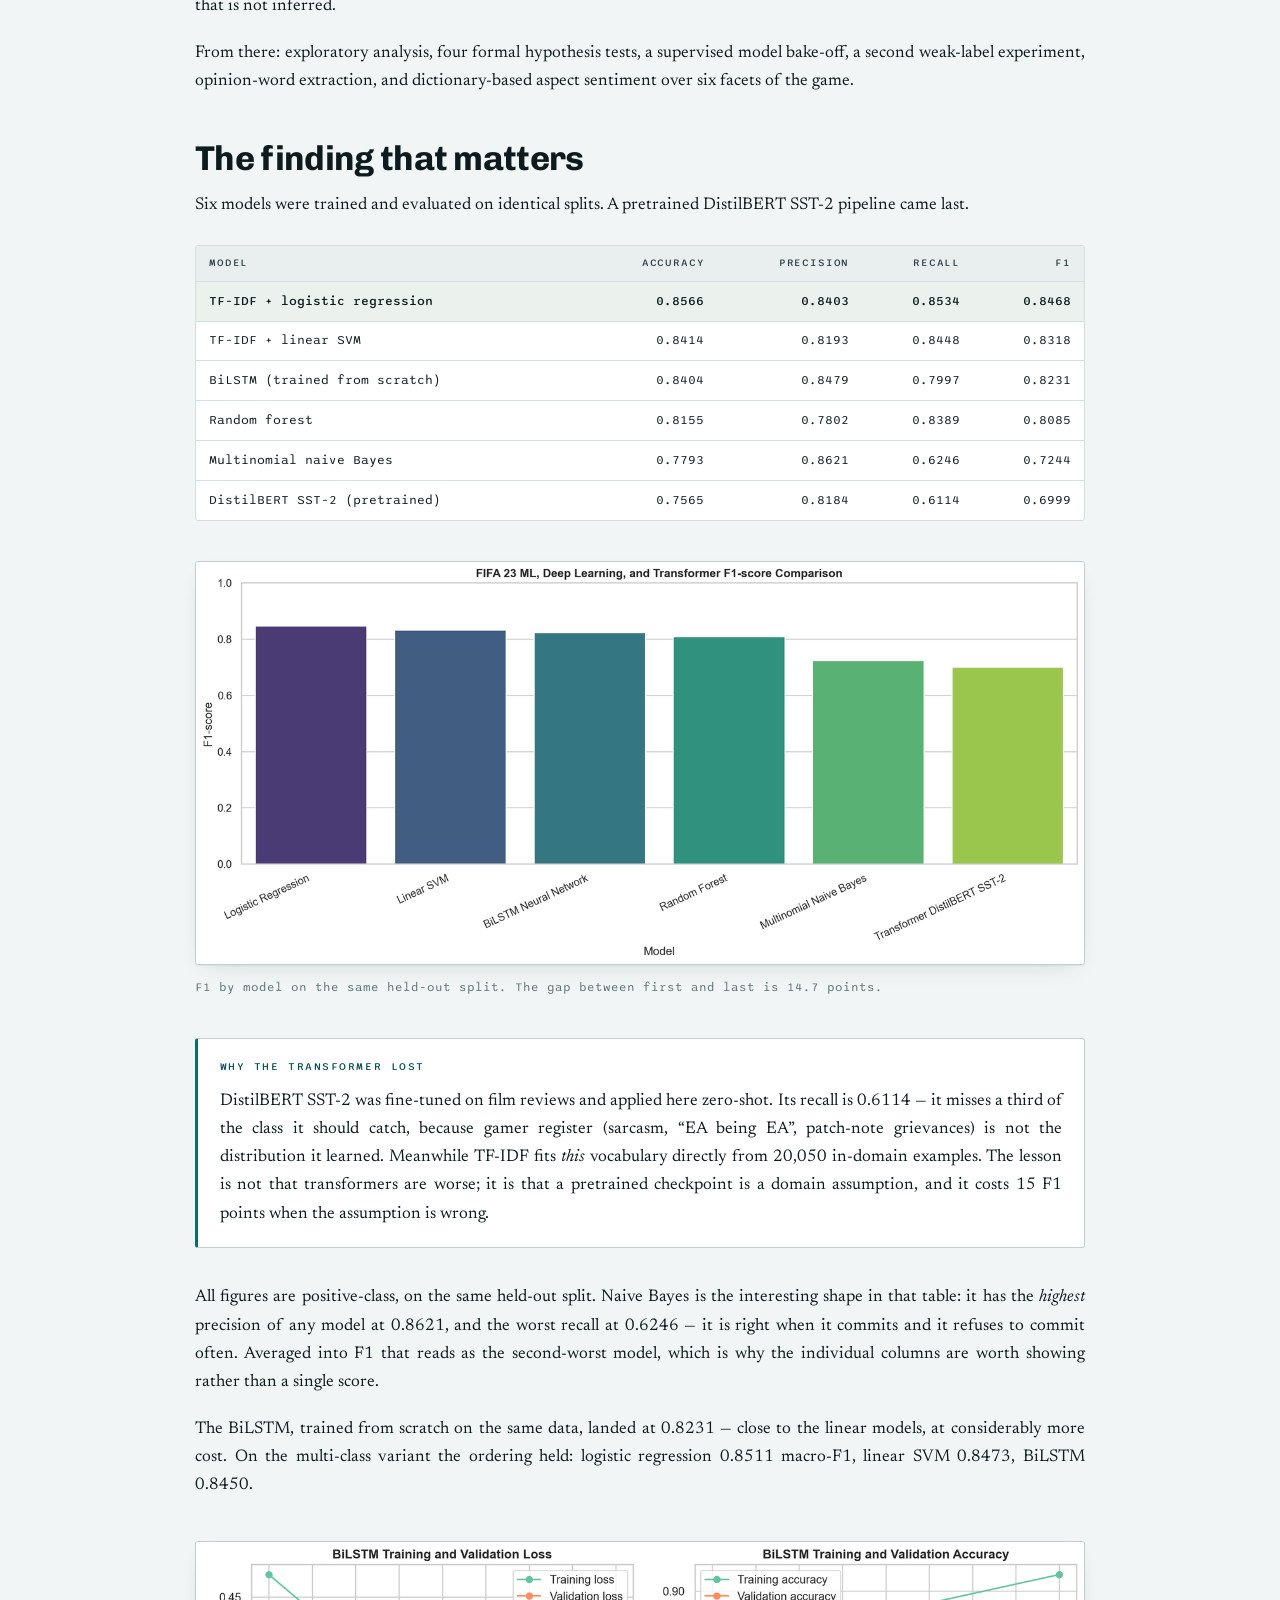
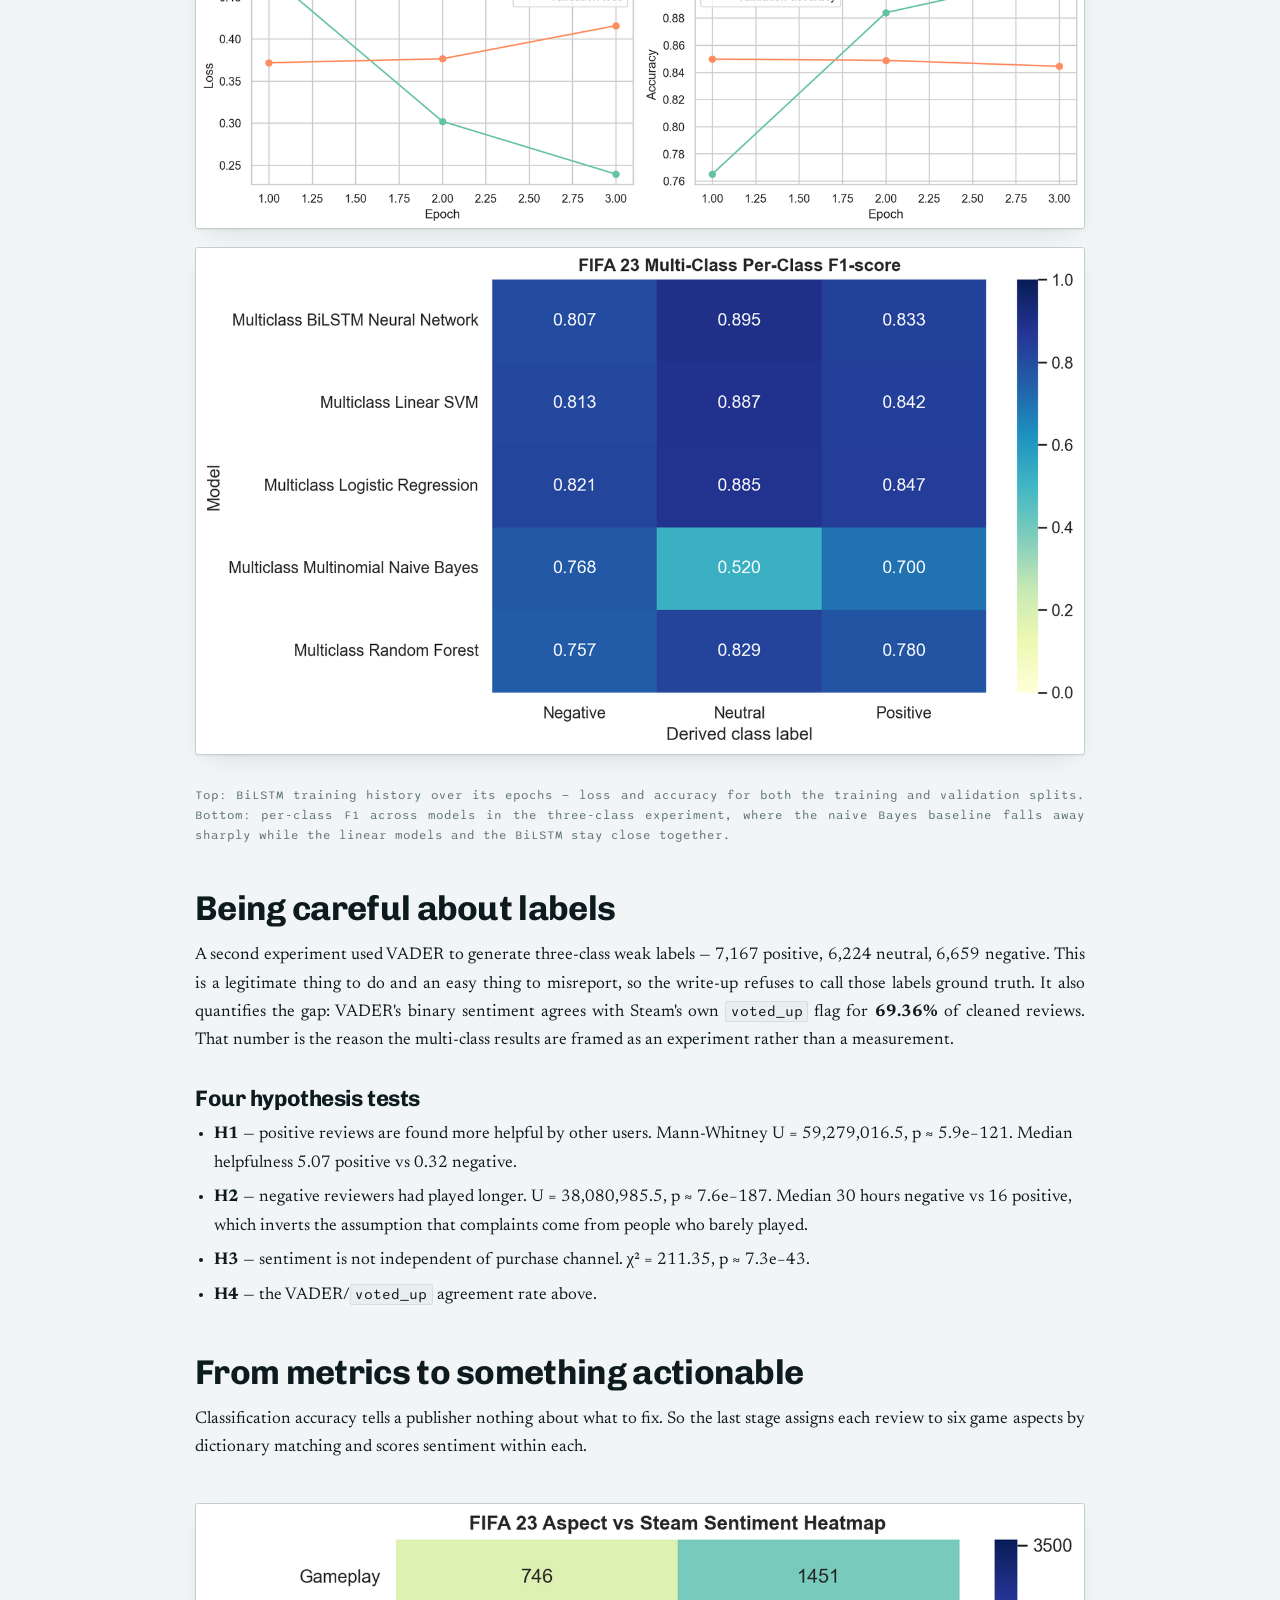
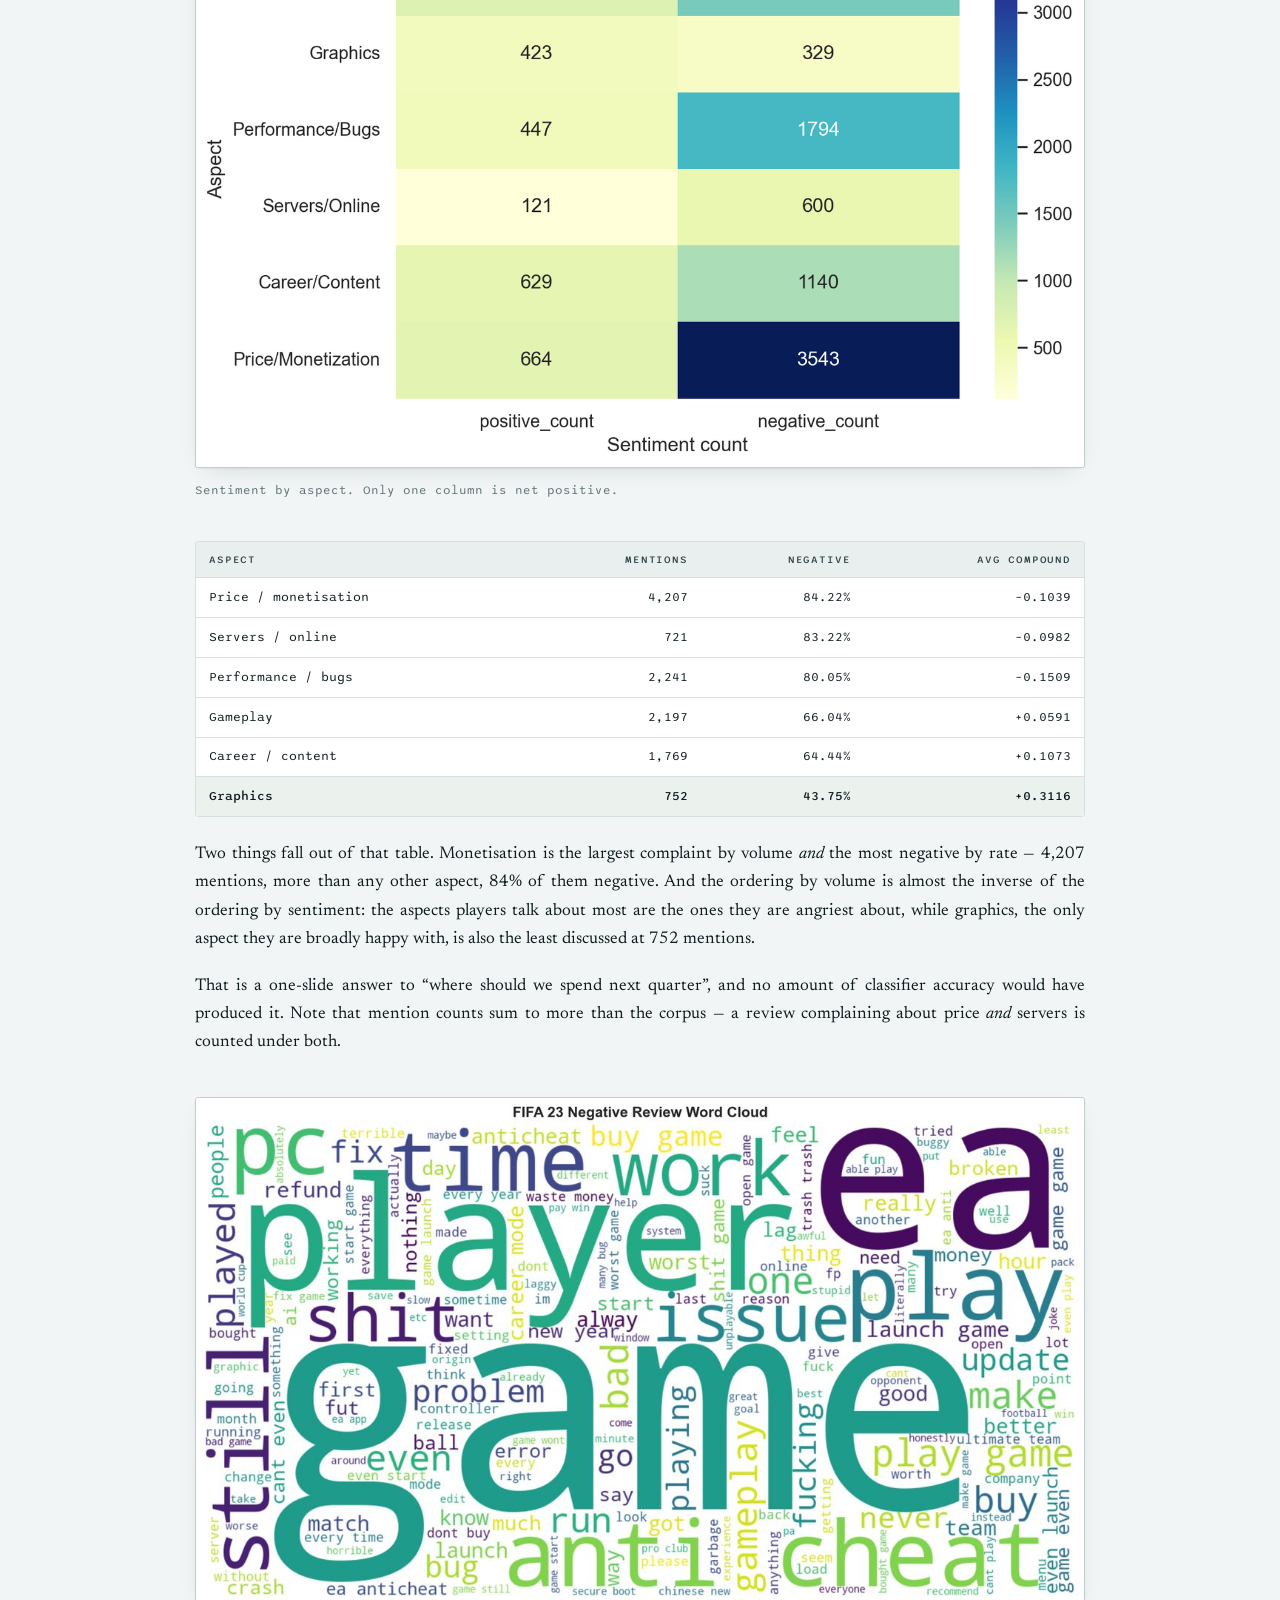
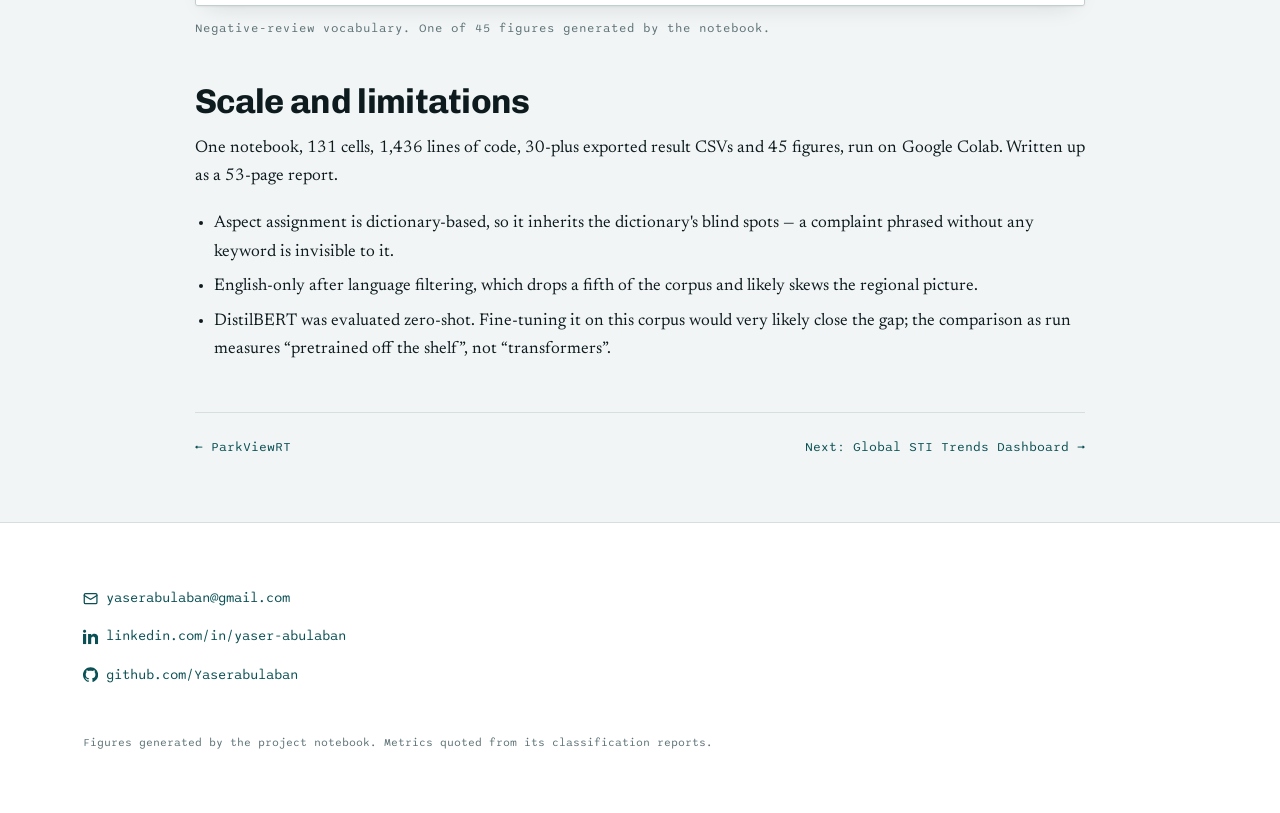
<file: work/fifa-sentiment.html>
<!DOCTYPE html>
<html lang="en">
<head>
<meta charset="utf-8">
<meta name="viewport" content="width=device-width, initial-scale=1">
<title>20,050 Steam Reviews</title>
<meta name="description" content="Opinion mining on FIFA 23 Steam reviews: six models on identical splits, four hypothesis tests, and aspect-based sentiment across six facets of the game.">
<link rel="icon" href="../assets/favicon.svg" type="image/svg+xml">
<link rel="preconnect" href="https://fonts.googleapis.com">
<link rel="preconnect" href="https://fonts.gstatic.com" crossorigin>
<link rel="stylesheet" href="https://fonts.googleapis.com/css2?family=Chivo:wght@400;700;800&amp;family=Newsreader:opsz,wght@6..72,400;6..72,500;6..72,600&amp;family=Sono:MONO,wght@1,400..600&amp;display=swap">
<link rel="stylesheet" href="../assets/css/site.css">
<script src="../assets/js/site.js"></script>
</head>
<body>
<a class="skip" href="#main">Skip to content</a>

<svg class="spritesheet" aria-hidden="true" focusable="false"><defs>
<symbol id="i-github" viewBox="0 0 24 24" fill="currentColor"><path d="M12 .297c-6.63 0-12 5.373-12 12 0 5.303 3.438 9.8 8.205 11.385.6.113.82-.258.82-.577 0-.285-.01-1.04-.015-2.04-3.338.724-4.042-1.61-4.042-1.61C4.422 18.07 3.633 17.7 3.633 17.7c-1.087-.744.084-.729.084-.729 1.205.084 1.838 1.236 1.838 1.236 1.07 1.835 2.809 1.305 3.495.998.108-.776.417-1.305.76-1.605-2.665-.3-5.466-1.332-5.466-5.93 0-1.31.465-2.38 1.235-3.22-.135-.303-.54-1.523.105-3.176 0 0 1.005-.322 3.3 1.23.96-.267 1.98-.399 3-.405 1.02.006 2.04.138 3 .405 2.28-1.552 3.285-1.23 3.285-1.23.645 1.653.24 2.873.12 3.176.765.84 1.23 1.91 1.23 3.22 0 4.61-2.805 5.625-5.475 5.92.42.36.81 1.096.81 2.22 0 1.606-.015 2.896-.015 3.286 0 .315.21.69.825.57C20.565 22.092 24 17.592 24 12.297c0-6.627-5.373-12-12-12"/></symbol>
<symbol id="i-linkedin" viewBox="0 0 24 24" fill="currentColor"><path d="M4.98 3.5c0 1.381-1.11 2.5-2.48 2.5S0 4.881 0 3.5C0 2.12 1.11 1 2.5 1s2.48 1.12 2.48 2.5zM5 8H0v16h5V8zm7.982 0H8.014v16h4.968v-8.399c0-4.67 6.029-5.052 6.029 0V24H24V13.869c0-7.88-8.922-7.593-11.018-3.714V8z"/></symbol>
<symbol id="i-mail" viewBox="0 0 24 24" fill="none" stroke="currentColor" stroke-width="2" stroke-linecap="round" stroke-linejoin="round"><path d="m22 7-8.991 5.727a2 2 0 0 1-2.009 0L2 7" /><rect x="2" y="4" width="20" height="16" rx="2" /></symbol>
</defs></svg>

<header class="topbar">
  <a class="topbar__name" href="../">Yaser E. H. Abulaban</a>
  <nav>
    <a href="../#experience" class="opt">Experience</a>
    <a href="../#work">Work</a>
    <a href="../#index" class="opt">All projects</a>
    <a href="../#skills" class="opt">Skills</a>
    <a href="../#contact">Contact</a>
    <button class="themetoggle" type="button">Auto</button>
  </nav>
</header>

<main id="main">

<section class="cs__head">
  <div class="wrap wrap--case">
    <a class="back" href="../#work">&larr; Selected work</a>
    <span class="eyebrow">Social media computing · group of 2</span>
    <h1 class="cs__title">What 20,050 Steam reviews say about FIFA 23</h1>
    <p class="lede cs__lede">Six models, one test split, and a result that argues against reaching for a transformer by reflex. Then a layer that turns the metrics into something a product team could act on.</p>
    <dl class="cs__meta">
      <div><dt>Role</dt><dd>Group of 2</dd></div>
      <div><dt>Data</dt><dd>25,737 raw reviews &rarr; 20,050 cleaned English reviews, Sep 2022 – Mar 2023</dd></div>
      <div><dt>Stack</dt><dd>Python, scikit-learn, NLTK/VADER, TensorFlow, HuggingFace Transformers, SciPy</dd></div>
      <div><dt>Code</dt><dd><a href="https://github.com/Yaserabulaban/fifa23-review-sentiment" rel="noopener"><svg class="ico" aria-hidden="true"><use href="#i-github"></use></svg>github.com/Yaserabulaban/fifa23-review-sentiment</a></dd></div>
    </dl>
  </div>
</section>

<section class="wrap wrap--case" style="padding-bottom:4rem;">
  <div class="prose">

    <nav class="toc" aria-label="On this page">
      <span class="eyebrow">On this page</span>
      <ol>
        <li><a href="#pipeline">The pipeline</a></li>
        <li><a href="#finding">The finding that matters</a></li>
        <li><a href="#labels">Being careful about labels</a></li>
        <li><a href="#hypotheses">Four hypothesis tests</a></li>
        <li><a href="#aspects">From metrics to something actionable</a></li>
        <li><a href="#limits">Scale and limitations</a></li>
      </ol>
    </nav>

    <div class="abbr">
      <span class="eyebrow">Terms used on this page</span>
      <table>
        <thead><tr><th scope="col">Term</th><th scope="col">Stands for</th><th scope="col">What it is</th></tr></thead>
        <tbody>
          <tr><td>TF-IDF</td><td>Term Frequency – Inverse Document Frequency</td><td>A way of turning text into numbers that weights a word by how distinctive it is to one review rather than common across all of them</td></tr>
          <tr><td>VADER</td><td>Valence Aware Dictionary and sEntiment Reasoner</td><td>A rule-based sentiment scorer tuned for social media. Its <em>compound</em> score runs from −1 to +1</td></tr>
          <tr><td>DistilBERT</td><td>—</td><td>A smaller, faster distilled version of BERT. The SST-2 checkpoint was fine-tuned on film reviews</td></tr>
          <tr><td>SST-2</td><td>Stanford Sentiment Treebank v2</td><td>The film-review dataset that checkpoint was trained on — which is why it transfers poorly to game reviews</td></tr>
          <tr><td>BiLSTM</td><td>Bidirectional Long Short-Term Memory</td><td>A recurrent neural network that reads a sentence forwards and backwards before deciding</td></tr>
          <tr><td>F1</td><td>—</td><td>The harmonic mean of precision and recall. One number that punishes a model for being lopsided either way</td></tr>
          <tr><td>Macro-F1</td><td>—</td><td>F1 averaged over classes with equal weight, so a rare class counts as much as a common one</td></tr>
          <tr><td>ABSA</td><td>Aspect-Based Sentiment Analysis</td><td>Scoring sentiment per topic — price, servers, graphics — instead of one verdict per review</td></tr>
          <tr><td><code>voted_up</code></td><td>—</td><td>Steam's own thumbs-up / thumbs-down flag. The only label in this dataset that is not inferred</td></tr>
        </tbody>
      </table>
    </div>

    <h2 id="pipeline">The pipeline</h2>
    <p>Raw Steam reviews in, four separate analyses out. Cleaning and language filtering reduced 25,737 records to 20,050 usable English reviews — 9,310 positive and 10,740 negative by Steam's own <code>voted_up</code> flag, which is the one label in this dataset that is not inferred.</p>
    <p>From there: exploratory analysis, four formal hypothesis tests, a supervised model bake-off, a second weak-label experiment, opinion-word extraction, and dictionary-based aspect sentiment over six facets of the game.</p>

    <h2 id="finding">The finding that matters</h2>
    <p>Six models were trained and evaluated on identical splits. A pretrained DistilBERT SST-2 pipeline came last.</p>

    <div class="tablewrap" style="margin:1.5rem 0;">
      <table class="data">
        <thead>
          <tr><th scope="col">Model</th><th scope="col" class="n">Accuracy</th><th scope="col" class="n">Precision</th><th scope="col" class="n">Recall</th><th scope="col" class="n">F1</th></tr>
        </thead>
        <tbody>
          <tr class="win"><td>TF-IDF + logistic regression</td><td class="n">0.8566</td><td class="n">0.8403</td><td class="n">0.8534</td><td class="n">0.8468</td></tr>
          <tr><td>TF-IDF + linear SVM</td><td class="n">0.8414</td><td class="n">0.8193</td><td class="n">0.8448</td><td class="n">0.8318</td></tr>
          <tr><td>BiLSTM (trained from scratch)</td><td class="n">0.8404</td><td class="n">0.8479</td><td class="n">0.7997</td><td class="n">0.8231</td></tr>
          <tr><td>Random forest</td><td class="n">0.8155</td><td class="n">0.7802</td><td class="n">0.8389</td><td class="n">0.8085</td></tr>
          <tr><td>Multinomial naive Bayes</td><td class="n">0.7793</td><td class="n">0.8621</td><td class="n">0.6246</td><td class="n">0.7244</td></tr>
          <tr><td>DistilBERT SST-2 (pretrained)</td><td class="n">0.7565</td><td class="n">0.8184</td><td class="n">0.6114</td><td class="n">0.6999</td></tr>
        </tbody>
      </table>
    </div>

    <figure class="fig">
      <img src="../assets/img/fifa-model-f1.png" width="1400" height="635" loading="lazy" alt="Bar chart of F1 scores across six models, descending from logistic regression to the DistilBERT transformer.">
      <figcaption>F1 by model on the same held-out split. The gap between first and last is 14.7 points.</figcaption>
    </figure>

    <div class="callout">
      <span class="eyebrow">Why the transformer lost</span>
      <p>DistilBERT SST-2 was fine-tuned on film reviews and applied here zero-shot. Its recall is 0.6114 — it misses a third of the class it should catch, because gamer register (sarcasm, &ldquo;EA being EA&rdquo;, patch-note grievances) is not the distribution it learned. Meanwhile TF-IDF fits <em>this</em> vocabulary directly from 20,050 in-domain examples. The lesson is not that transformers are worse; it is that a pretrained checkpoint is a domain assumption, and it costs 15 F1 points when the assumption is wrong.</p>
    </div>

    <p>All figures are positive-class, on the same held-out split. Naive Bayes is the interesting shape in that table: it has the <em>highest</em> precision of any model at 0.8621, and the worst recall at 0.6246 — it is right when it commits and it refuses to commit often. Averaged into F1 that reads as the second-worst model, which is why the individual columns are worth showing rather than a single score.</p>
    <p>The BiLSTM, trained from scratch on the same data, landed at 0.8231 — close to the linear models, at considerably more cost. On the multi-class variant the ordering held: logistic regression 0.8511 macro-F1, linear SVM 0.8473, BiLSTM 0.8450.</p>

    <figure class="fig fig--stack">
      <img src="../assets/img/fifa-bilstm.png" width="1400" height="452" loading="lazy" alt="BiLSTM training history: loss and accuracy curves over epochs for training and validation.">
      <img src="../assets/img/fifa-multiclass.png" width="1400" height="797" loading="lazy" alt="Heatmap of per-class F1 scores across models in the multi-class experiment.">
      <figcaption>Top: BiLSTM training history over its epochs — loss and accuracy for both the training and validation splits. Bottom: per-class F1 across models in the three-class experiment, where the naive Bayes baseline falls away sharply while the linear models and the BiLSTM stay close together.</figcaption>
    </figure>

    <h2 id="labels">Being careful about labels</h2>
    <p>A second experiment used VADER to generate three-class weak labels — 7,167 positive, 6,224 neutral, 6,659 negative. This is a legitimate thing to do and an easy thing to misreport, so the write-up refuses to call those labels ground truth. It also quantifies the gap: VADER's binary sentiment agrees with Steam's own <code>voted_up</code> flag for <strong>69.36%</strong> of cleaned reviews. That number is the reason the multi-class results are framed as an experiment rather than a measurement.</p>

    <h3 id="hypotheses">Four hypothesis tests</h3>
    <ul>
      <li><strong>H1</strong> — positive reviews are found more helpful by other users. Mann-Whitney U = 59,279,016.5, p ≈ 5.9e−121. Median helpfulness 5.07 positive vs 0.32 negative.</li>
      <li><strong>H2</strong> — negative reviewers had played longer. U = 38,080,985.5, p ≈ 7.6e−187. Median 30 hours negative vs 16 positive, which inverts the assumption that complaints come from people who barely played.</li>
      <li><strong>H3</strong> — sentiment is not independent of purchase channel. χ² = 211.35, p ≈ 7.3e−43.</li>
      <li><strong>H4</strong> — the VADER/<code>voted_up</code> agreement rate above.</li>
    </ul>

    <h2 id="aspects">From metrics to something actionable</h2>
    <p>Classification accuracy tells a publisher nothing about what to fix. So the last stage assigns each review to six game aspects by dictionary matching and scores sentiment within each.</p>

    <figure class="fig">
      <img src="../assets/img/fifa-aspects.png" width="1400" height="889" loading="lazy" alt="Heatmap of sentiment by game aspect, with price and monetisation deeply negative and graphics positive.">
      <figcaption>Sentiment by aspect. Only one column is net positive.</figcaption>
    </figure>

    <div class="tablewrap" style="margin:1.5rem 0;">
      <table class="data">
        <thead><tr><th scope="col">Aspect</th><th scope="col" class="n">Mentions</th><th scope="col" class="n">Negative</th><th scope="col" class="n">Avg compound</th></tr></thead>
        <tbody>
          <tr><td>Price / monetisation</td><td class="n">4,207</td><td class="n">84.22%</td><td class="n">−0.1039</td></tr>
          <tr><td>Servers / online</td><td class="n">721</td><td class="n">83.22%</td><td class="n">−0.0982</td></tr>
          <tr><td>Performance / bugs</td><td class="n">2,241</td><td class="n">80.05%</td><td class="n">−0.1509</td></tr>
          <tr><td>Gameplay</td><td class="n">2,197</td><td class="n">66.04%</td><td class="n">+0.0591</td></tr>
          <tr><td>Career / content</td><td class="n">1,769</td><td class="n">64.44%</td><td class="n">+0.1073</td></tr>
          <tr class="win"><td>Graphics</td><td class="n">752</td><td class="n">43.75%</td><td class="n">+0.3116</td></tr>
        </tbody>
      </table>
    </div>

    <p>Two things fall out of that table. Monetisation is the largest complaint by volume <em>and</em> the most negative by rate — 4,207 mentions, more than any other aspect, 84% of them negative. And the ordering by volume is almost the inverse of the ordering by sentiment: the aspects players talk about most are the ones they are angriest about, while graphics, the only aspect they are broadly happy with, is also the least discussed at 752 mentions.</p>
    <p>That is a one-slide answer to &ldquo;where should we spend next quarter&rdquo;, and no amount of classifier accuracy would have produced it. Note that mention counts sum to more than the corpus — a review complaining about price <em>and</em> servers is counted under both.</p>

    <figure class="fig">
      <img src="../assets/img/fifa-wordcloud.jpg" width="1200" height="685" loading="lazy" alt="Word cloud built from negative reviews, dominated by terms about money, servers and the game being broken.">
      <figcaption>Negative-review vocabulary. One of 45 figures generated by the notebook.</figcaption>
    </figure>

    <h2 id="limits">Scale and limitations</h2>
    <p>One notebook, 131 cells, 1,436 lines of code, 30-plus exported result CSVs and 45 figures, run on Google Colab. Written up as a 53-page report.</p>
    <ul>
      <li>Aspect assignment is dictionary-based, so it inherits the dictionary's blind spots — a complaint phrased without any keyword is invisible to it.</li>
      <li>English-only after language filtering, which drops a fifth of the corpus and likely skews the regional picture.</li>
      <li>DistilBERT was evaluated zero-shot. Fine-tuning it on this corpus would very likely close the gap; the comparison as run measures &ldquo;pretrained off the shelf&rdquo;, not &ldquo;transformers&rdquo;.</li>
    </ul>

    <div class="nextprev">
      <a href="parkviewrt.html">&larr; ParkViewRT</a>
      <a href="sti-dashboard.html">Next: Global STI Trends Dashboard &rarr;</a>
    </div>
  </div>
</section>

</main>

<footer class="foot">
  <div class="wrap">
    <div class="foot__grid">
      <ul class="contactlist">
        <li><a href="mailto:yaserabulaban@gmail.com"><svg class="ico" aria-hidden="true"><use href="#i-mail"></use></svg>yaserabulaban@gmail.com</a></li>
        <li><a href="https://www.linkedin.com/in/yaser-abulaban-82b199236/" rel="noopener"><svg class="ico" aria-hidden="true"><use href="#i-linkedin"></use></svg>linkedin.com/in/yaser-abulaban</a></li>
        <li><a href="https://github.com/Yaserabulaban" rel="noopener"><svg class="ico" aria-hidden="true"><use href="#i-github"></use></svg>github.com/Yaserabulaban</a></li>
      </ul>
    </div>
    <p class="foot__fine">Figures generated by the project notebook. Metrics quoted from its classification reports.</p>
  </div>
</footer>

</body>
</html>
</file>
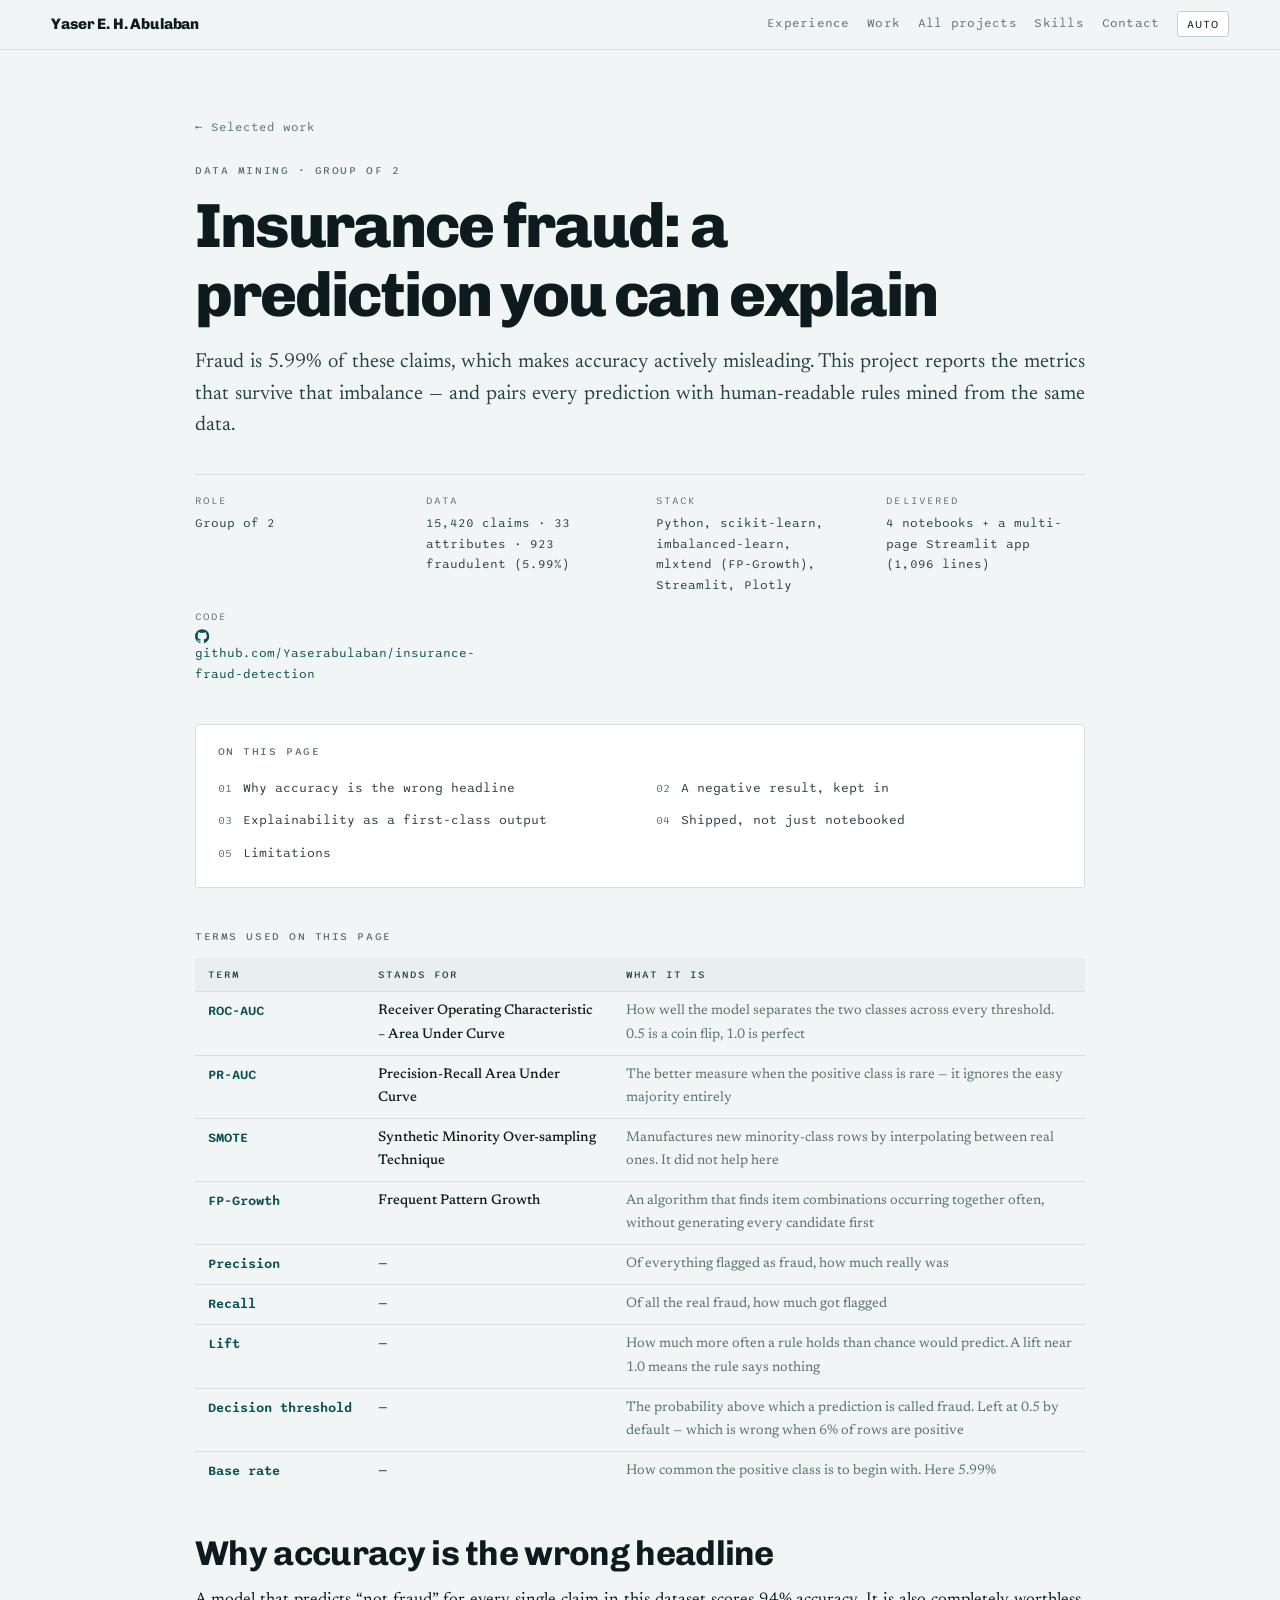
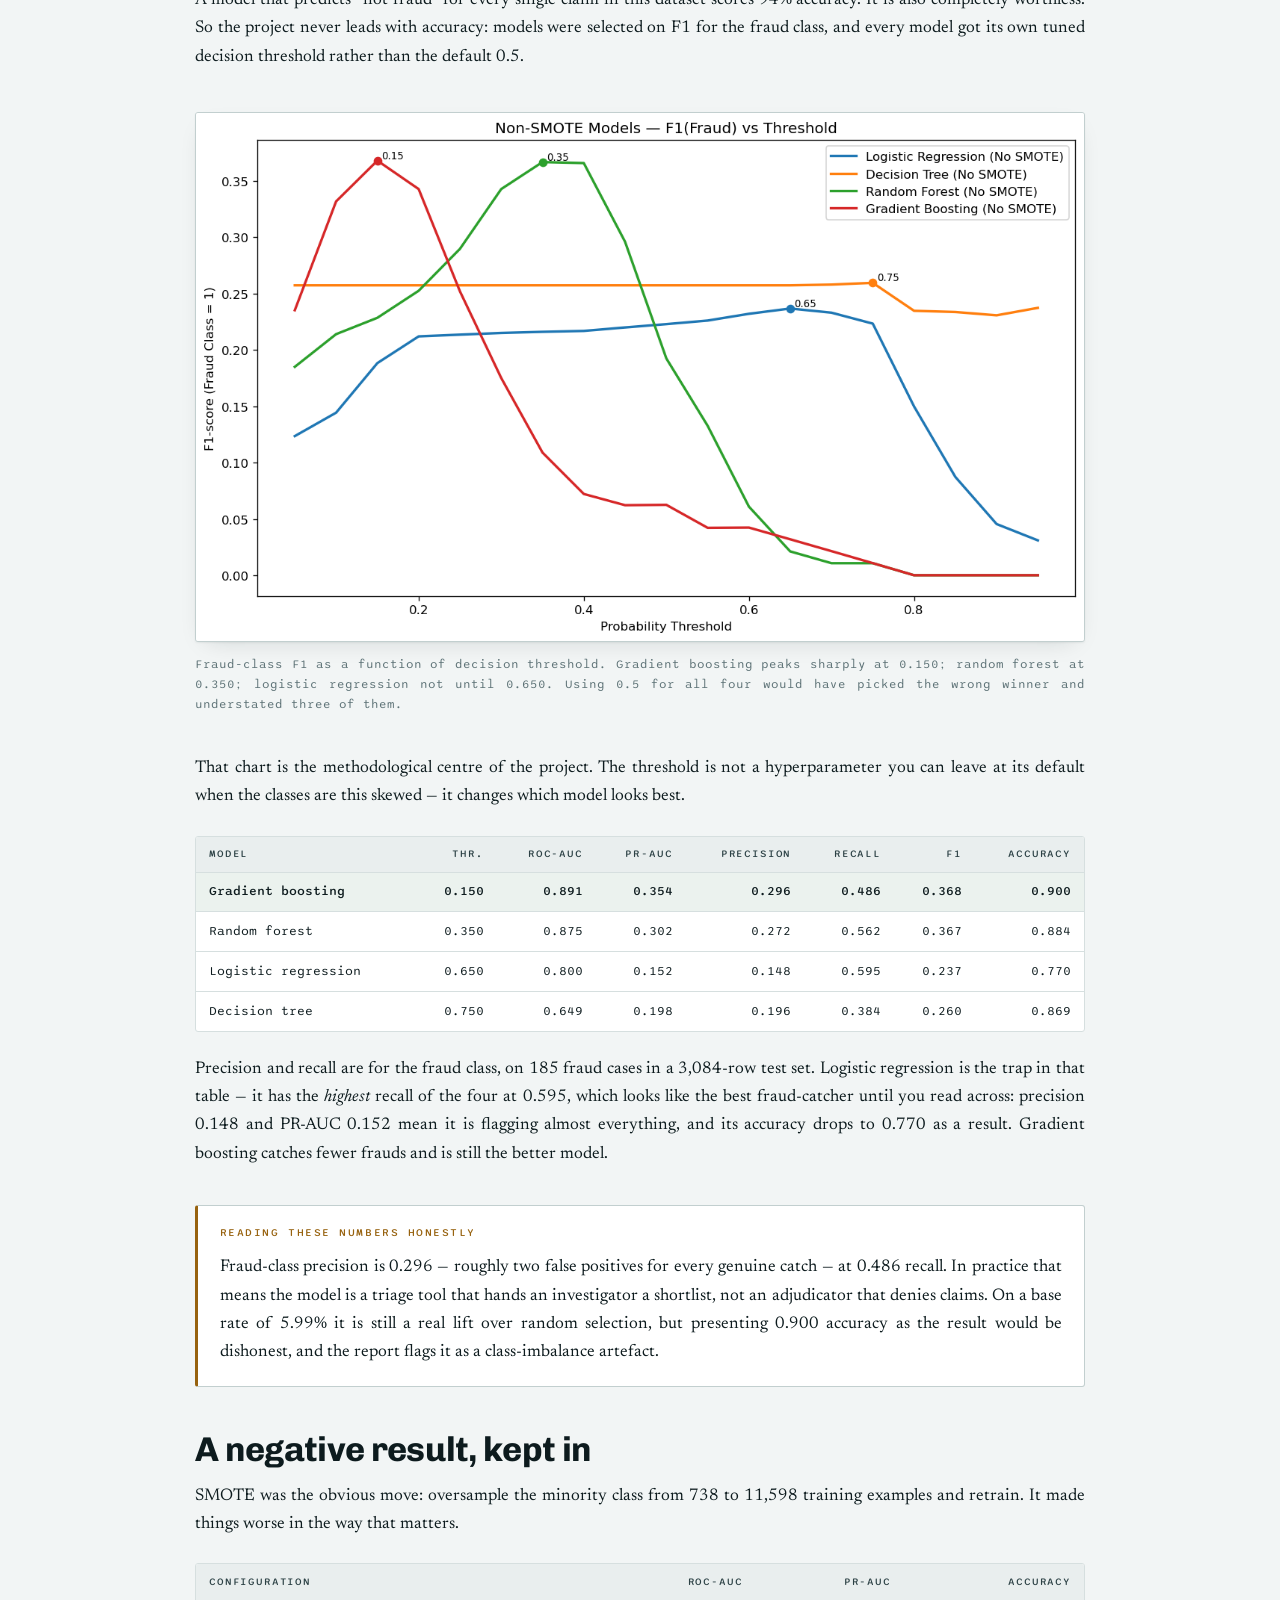
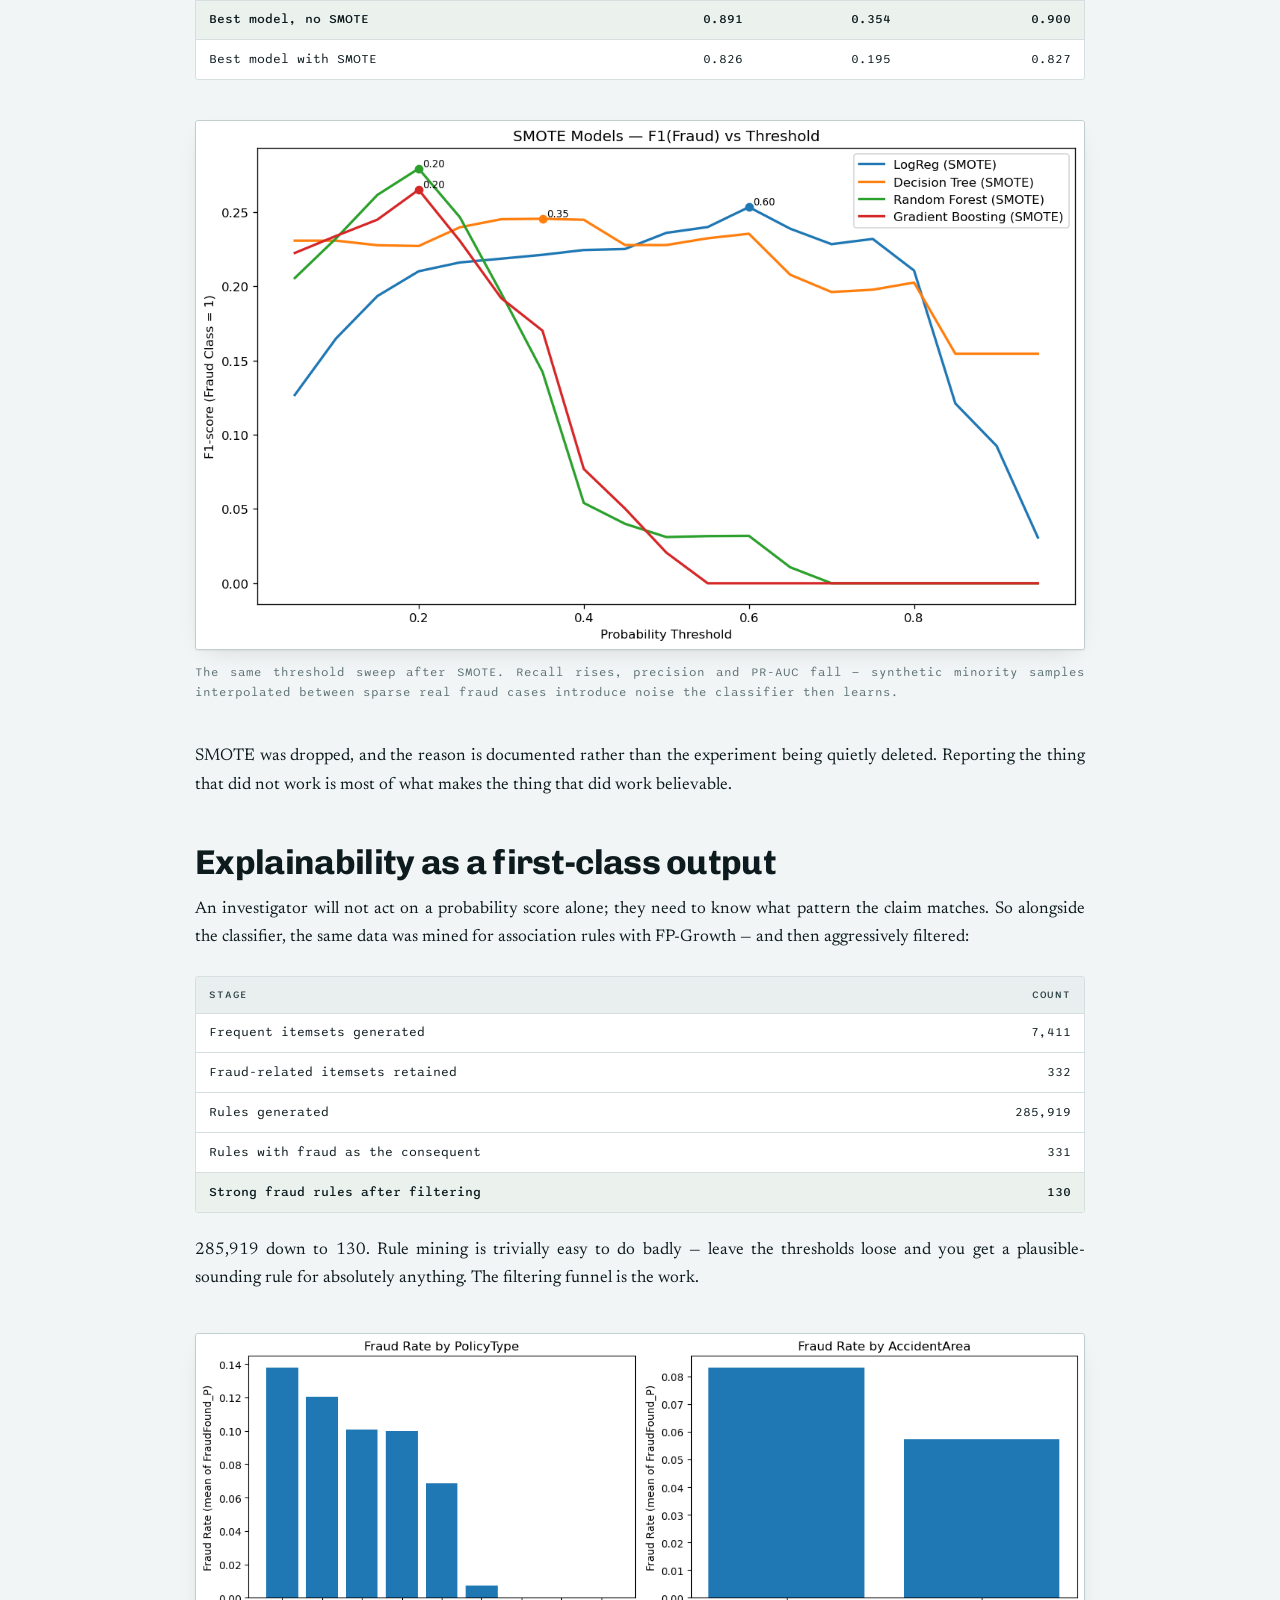
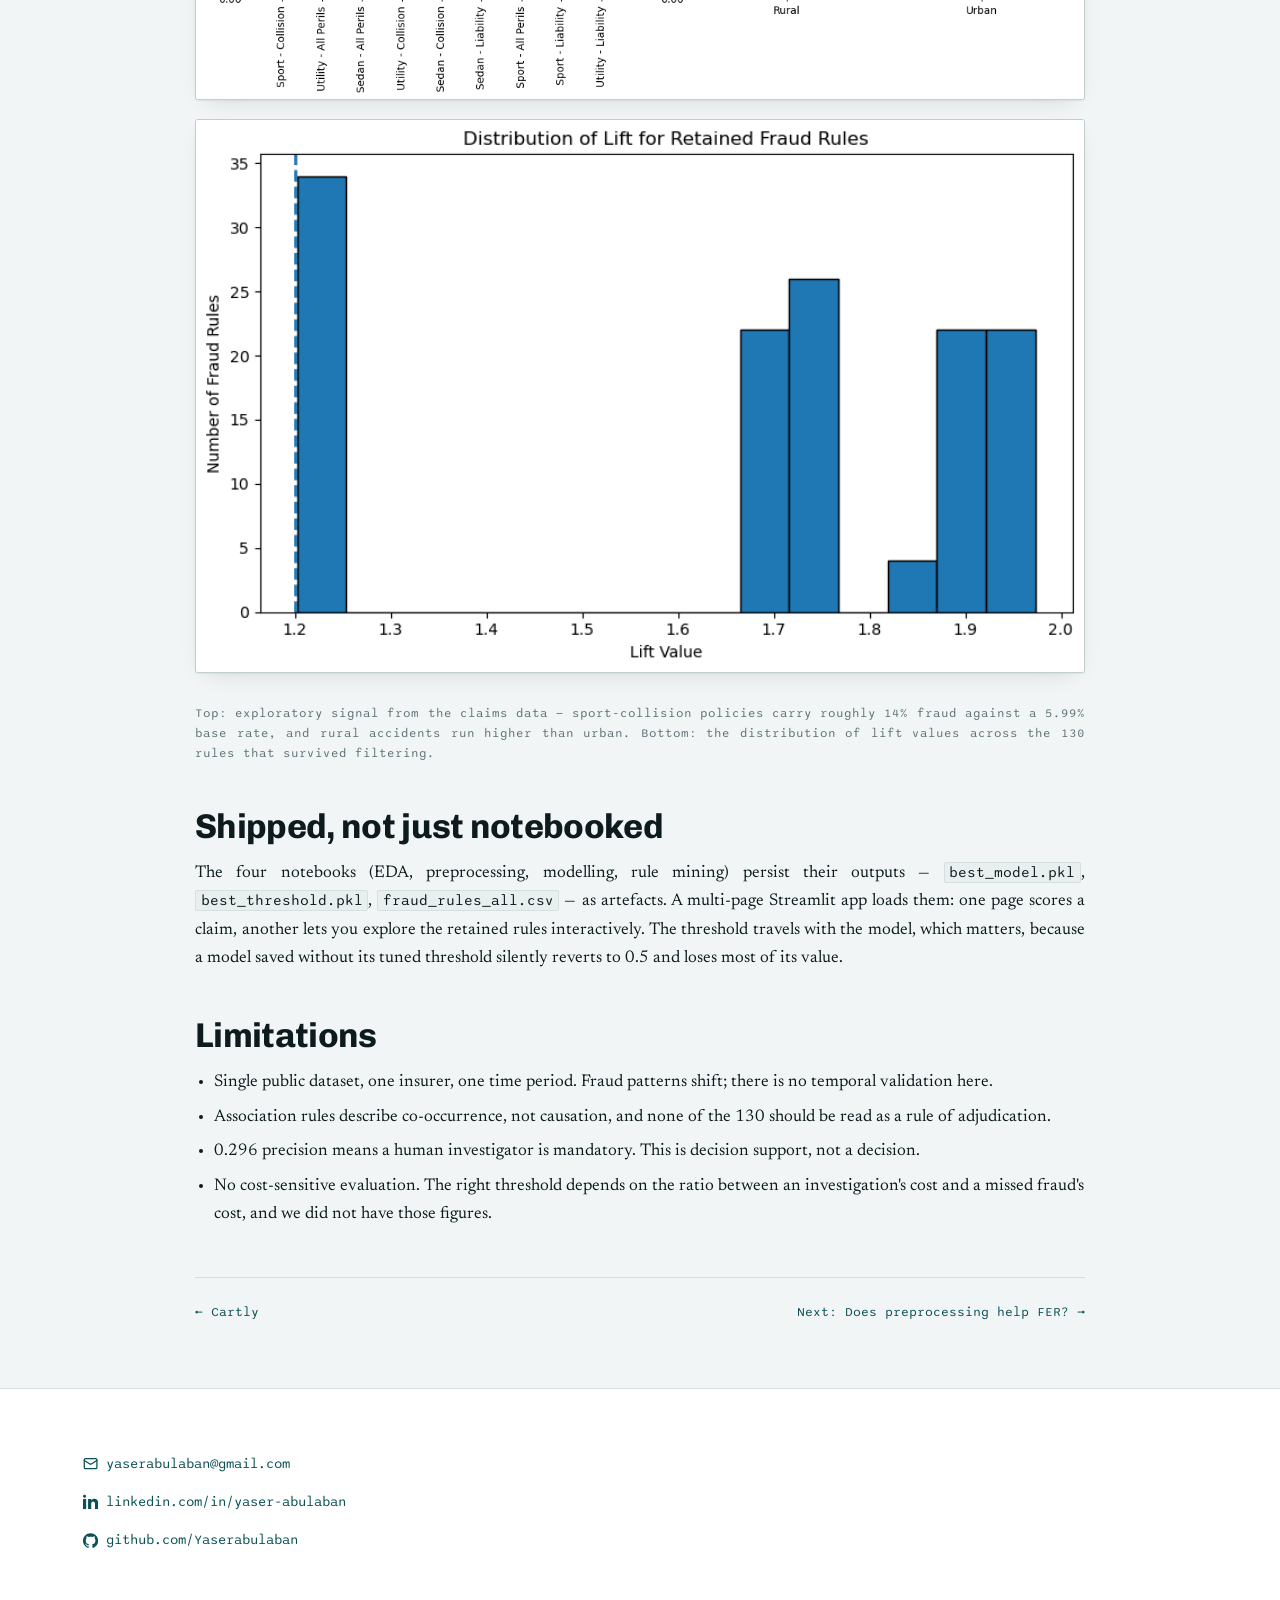
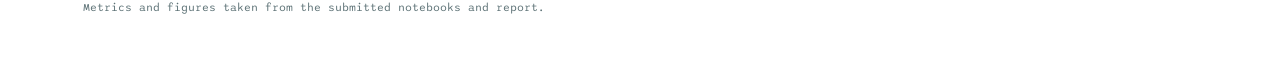
<file: work/fraud-detection.html>
<!DOCTYPE html>
<html lang="en">
<head>
<meta charset="utf-8">
<meta name="viewport" content="width=device-width, initial-scale=1">
<title>Explainable Insurance Fraud Detection</title>
<meta name="description" content="Fraud classification on a 5.99% positive class, tuned on fraud-class F1, paired with FP-Growth association rules so every prediction comes with a reason.">
<link rel="icon" href="../assets/favicon.svg" type="image/svg+xml">
<link rel="preconnect" href="https://fonts.googleapis.com">
<link rel="preconnect" href="https://fonts.gstatic.com" crossorigin>
<link rel="stylesheet" href="https://fonts.googleapis.com/css2?family=Chivo:wght@400;700;800&amp;family=Newsreader:opsz,wght@6..72,400;6..72,500;6..72,600&amp;family=Sono:MONO,wght@1,400..600&amp;display=swap">
<link rel="stylesheet" href="../assets/css/site.css">
<script src="../assets/js/site.js"></script>
</head>
<body>
<a class="skip" href="#main">Skip to content</a>

<svg class="spritesheet" aria-hidden="true" focusable="false"><defs>
<symbol id="i-github" viewBox="0 0 24 24" fill="currentColor"><path d="M12 .297c-6.63 0-12 5.373-12 12 0 5.303 3.438 9.8 8.205 11.385.6.113.82-.258.82-.577 0-.285-.01-1.04-.015-2.04-3.338.724-4.042-1.61-4.042-1.61C4.422 18.07 3.633 17.7 3.633 17.7c-1.087-.744.084-.729.084-.729 1.205.084 1.838 1.236 1.838 1.236 1.07 1.835 2.809 1.305 3.495.998.108-.776.417-1.305.76-1.605-2.665-.3-5.466-1.332-5.466-5.93 0-1.31.465-2.38 1.235-3.22-.135-.303-.54-1.523.105-3.176 0 0 1.005-.322 3.3 1.23.96-.267 1.98-.399 3-.405 1.02.006 2.04.138 3 .405 2.28-1.552 3.285-1.23 3.285-1.23.645 1.653.24 2.873.12 3.176.765.84 1.23 1.91 1.23 3.22 0 4.61-2.805 5.625-5.475 5.92.42.36.81 1.096.81 2.22 0 1.606-.015 2.896-.015 3.286 0 .315.21.69.825.57C20.565 22.092 24 17.592 24 12.297c0-6.627-5.373-12-12-12"/></symbol>
<symbol id="i-linkedin" viewBox="0 0 24 24" fill="currentColor"><path d="M4.98 3.5c0 1.381-1.11 2.5-2.48 2.5S0 4.881 0 3.5C0 2.12 1.11 1 2.5 1s2.48 1.12 2.48 2.5zM5 8H0v16h5V8zm7.982 0H8.014v16h4.968v-8.399c0-4.67 6.029-5.052 6.029 0V24H24V13.869c0-7.88-8.922-7.593-11.018-3.714V8z"/></symbol>
<symbol id="i-mail" viewBox="0 0 24 24" fill="none" stroke="currentColor" stroke-width="2" stroke-linecap="round" stroke-linejoin="round"><path d="m22 7-8.991 5.727a2 2 0 0 1-2.009 0L2 7" /><rect x="2" y="4" width="20" height="16" rx="2" /></symbol>
</defs></svg>

<header class="topbar">
  <a class="topbar__name" href="../">Yaser E. H. Abulaban</a>
  <nav>
    <a href="../#experience" class="opt">Experience</a>
    <a href="../#work">Work</a>
    <a href="../#index" class="opt">All projects</a>
    <a href="../#skills" class="opt">Skills</a>
    <a href="../#contact">Contact</a>
    <button class="themetoggle" type="button">Auto</button>
  </nav>
</header>

<main id="main">

<section class="cs__head">
  <div class="wrap wrap--case">
    <a class="back" href="../#work">&larr; Selected work</a>
    <span class="eyebrow">Data mining · group of 2</span>
    <h1 class="cs__title">Insurance fraud: a prediction you can explain</h1>
    <p class="lede cs__lede">Fraud is 5.99% of these claims, which makes accuracy actively misleading. This project reports the metrics that survive that imbalance — and pairs every prediction with human-readable rules mined from the same data.</p>
    <dl class="cs__meta">
      <div><dt>Role</dt><dd>Group of 2</dd></div>
      <div><dt>Data</dt><dd>15,420 claims · 33 attributes · 923 fraudulent (5.99%)</dd></div>
      <div><dt>Stack</dt><dd>Python, scikit-learn, imbalanced-learn, mlxtend (FP-Growth), Streamlit, Plotly</dd></div>
      <div><dt>Delivered</dt><dd>4 notebooks + a multi-page Streamlit app (1,096 lines)</dd></div>
      <div><dt>Code</dt><dd><a href="https://github.com/Yaserabulaban/insurance-fraud-detection" rel="noopener"><svg class="ico" aria-hidden="true"><use href="#i-github"></use></svg>github.com/Yaserabulaban/insurance-fraud-detection</a></dd></div>
    </dl>
  </div>
</section>

<section class="wrap wrap--case" style="padding-bottom:4rem;">
  <div class="prose">

    <nav class="toc" aria-label="On this page">
      <span class="eyebrow">On this page</span>
      <ol>
        <li><a href="#accuracy">Why accuracy is the wrong headline</a></li>
        <li><a href="#smote">A negative result, kept in</a></li>
        <li><a href="#rules">Explainability as a first-class output</a></li>
        <li><a href="#shipped">Shipped, not just notebooked</a></li>
        <li><a href="#limits">Limitations</a></li>
      </ol>
    </nav>

    <div class="abbr">
      <span class="eyebrow">Terms used on this page</span>
      <table>
        <thead><tr><th scope="col">Term</th><th scope="col">Stands for</th><th scope="col">What it is</th></tr></thead>
        <tbody>
          <tr><td>ROC-AUC</td><td>Receiver Operating Characteristic – Area Under Curve</td><td>How well the model separates the two classes across every threshold. 0.5 is a coin flip, 1.0 is perfect</td></tr>
          <tr><td>PR-AUC</td><td>Precision-Recall Area Under Curve</td><td>The better measure when the positive class is rare — it ignores the easy majority entirely</td></tr>
          <tr><td>SMOTE</td><td>Synthetic Minority Over-sampling Technique</td><td>Manufactures new minority-class rows by interpolating between real ones. It did not help here</td></tr>
          <tr><td>FP-Growth</td><td>Frequent Pattern Growth</td><td>An algorithm that finds item combinations occurring together often, without generating every candidate first</td></tr>
          <tr><td>Precision</td><td>—</td><td>Of everything flagged as fraud, how much really was</td></tr>
          <tr><td>Recall</td><td>—</td><td>Of all the real fraud, how much got flagged</td></tr>
          <tr><td>Lift</td><td>—</td><td>How much more often a rule holds than chance would predict. A lift near 1.0 means the rule says nothing</td></tr>
          <tr><td>Decision threshold</td><td>—</td><td>The probability above which a prediction is called fraud. Left at 0.5 by default — which is wrong when 6% of rows are positive</td></tr>
          <tr><td>Base rate</td><td>—</td><td>How common the positive class is to begin with. Here 5.99%</td></tr>
        </tbody>
      </table>
    </div>

    <h2 id="accuracy">Why accuracy is the wrong headline</h2>
    <p>A model that predicts &ldquo;not fraud&rdquo; for every single claim in this dataset scores 94% accuracy. It is also completely worthless. So the project never leads with accuracy: models were selected on F1 for the fraud class, and every model got its own tuned decision threshold rather than the default 0.5.</p>

    <figure class="fig">
      <img src="../assets/img/fraud-threshold.png" width="1188" height="707"
           alt="Line chart of fraud-class F1 against probability threshold for four models, each peaking at a different threshold value.">
      <figcaption>Fraud-class F1 as a function of decision threshold. Gradient boosting peaks sharply at 0.150; random forest at 0.350; logistic regression not until 0.650. Using 0.5 for all four would have picked the wrong winner and understated three of them.</figcaption>
    </figure>

    <p>That chart is the methodological centre of the project. The threshold is not a hyperparameter you can leave at its default when the classes are this skewed — it changes which model looks best.</p>

    <div class="tablewrap" style="margin:1.5rem 0;">
      <table class="data">
        <thead><tr><th scope="col">Model</th><th scope="col" class="n">Thr.</th><th scope="col" class="n">ROC-AUC</th><th scope="col" class="n">PR-AUC</th><th scope="col" class="n">Precision</th><th scope="col" class="n">Recall</th><th scope="col" class="n">F1</th><th scope="col" class="n">Accuracy</th></tr></thead>
        <tbody>
          <tr class="win"><td>Gradient boosting</td><td class="n">0.150</td><td class="n">0.891</td><td class="n">0.354</td><td class="n">0.296</td><td class="n">0.486</td><td class="n">0.368</td><td class="n">0.900</td></tr>
          <tr><td>Random forest</td><td class="n">0.350</td><td class="n">0.875</td><td class="n">0.302</td><td class="n">0.272</td><td class="n">0.562</td><td class="n">0.367</td><td class="n">0.884</td></tr>
          <tr><td>Logistic regression</td><td class="n">0.650</td><td class="n">0.800</td><td class="n">0.152</td><td class="n">0.148</td><td class="n">0.595</td><td class="n">0.237</td><td class="n">0.770</td></tr>
          <tr><td>Decision tree</td><td class="n">0.750</td><td class="n">0.649</td><td class="n">0.198</td><td class="n">0.196</td><td class="n">0.384</td><td class="n">0.260</td><td class="n">0.869</td></tr>
        </tbody>
      </table>
    </div>

    <p>Precision and recall are for the fraud class, on 185 fraud cases in a 3,084-row test set. Logistic regression is the trap in that table — it has the <em>highest</em> recall of the four at 0.595, which looks like the best fraud-catcher until you read across: precision 0.148 and PR-AUC 0.152 mean it is flagging almost everything, and its accuracy drops to 0.770 as a result. Gradient boosting catches fewer frauds and is still the better model.</p>

    <div class="callout callout--warn">
      <span class="eyebrow">Reading these numbers honestly</span>
      <p>Fraud-class precision is 0.296 — roughly two false positives for every genuine catch — at 0.486 recall. In practice that means the model is a triage tool that hands an investigator a shortlist, not an adjudicator that denies claims. On a base rate of 5.99% it is still a real lift over random selection, but presenting 0.900 accuracy as the result would be dishonest, and the report flags it as a class-imbalance artefact.</p>
    </div>

    <h2 id="smote">A negative result, kept in</h2>
    <p>SMOTE was the obvious move: oversample the minority class from 738 to 11,598 training examples and retrain. It made things worse in the way that matters.</p>

    <div class="tablewrap" style="margin:1.5rem 0;">
      <table class="data">
        <thead><tr><th scope="col">Configuration</th><th scope="col" class="n">ROC-AUC</th><th scope="col" class="n">PR-AUC</th><th scope="col" class="n">Accuracy</th></tr></thead>
        <tbody>
          <tr class="win"><td>Best model, no SMOTE</td><td class="n">0.891</td><td class="n">0.354</td><td class="n">0.900</td></tr>
          <tr><td>Best model with SMOTE</td><td class="n">0.826</td><td class="n">0.195</td><td class="n">0.827</td></tr>
        </tbody>
      </table>
    </div>

    <figure class="fig">
      <img src="../assets/img/fraud-threshold-smote.png" width="1188" height="707" loading="lazy"
           alt="The same threshold-versus-F1 chart for SMOTE-resampled models, with visibly lower and flatter curves.">
      <figcaption>The same threshold sweep after SMOTE. Recall rises, precision and PR-AUC fall — synthetic minority samples interpolated between sparse real fraud cases introduce noise the classifier then learns.</figcaption>
    </figure>

    <p>SMOTE was dropped, and the reason is documented rather than the experiment being quietly deleted. Reporting the thing that did not work is most of what makes the thing that did work believable.</p>

    <h2 id="rules">Explainability as a first-class output</h2>
    <p>An investigator will not act on a probability score alone; they need to know what pattern the claim matches. So alongside the classifier, the same data was mined for association rules with FP-Growth — and then aggressively filtered:</p>

    <div class="tablewrap" style="margin:1.5rem 0;">
      <table class="data">
        <thead><tr><th scope="col">Stage</th><th scope="col" class="n">Count</th></tr></thead>
        <tbody>
          <tr><td>Frequent itemsets generated</td><td class="n">7,411</td></tr>
          <tr><td>Fraud-related itemsets retained</td><td class="n">332</td></tr>
          <tr><td>Rules generated</td><td class="n">285,919</td></tr>
          <tr><td>Rules with fraud as the consequent</td><td class="n">331</td></tr>
          <tr class="win"><td>Strong fraud rules after filtering</td><td class="n">130</td></tr>
        </tbody>
      </table>
    </div>

    <p>285,919 down to 130. Rule mining is trivially easy to do badly — leave the thresholds loose and you get a plausible-sounding rule for absolutely anything. The filtering funnel is the work.</p>

    <figure class="fig fig--stack">
      <img src="../assets/img/fraud-eda.png" width="1189" height="489" loading="lazy" alt="Two bar charts: fraud rate by policy type, highest for sport collision policies, and fraud rate by accident area, higher in rural areas.">
      <img src="../assets/img/fraud-lift.png" width="788" height="490" loading="lazy" alt="Distribution of lift values across the retained fraud rules.">
      <figcaption>Top: exploratory signal from the claims data — sport-collision policies carry roughly 14% fraud against a 5.99% base rate, and rural accidents run higher than urban. Bottom: the distribution of lift values across the 130 rules that survived filtering.</figcaption>
    </figure>

    <h2 id="shipped">Shipped, not just notebooked</h2>
    <p>The four notebooks (EDA, preprocessing, modelling, rule mining) persist their outputs — <code>best_model.pkl</code>, <code>best_threshold.pkl</code>, <code>fraud_rules_all.csv</code> — as artefacts. A multi-page Streamlit app loads them: one page scores a claim, another lets you explore the retained rules interactively. The threshold travels with the model, which matters, because a model saved without its tuned threshold silently reverts to 0.5 and loses most of its value.</p>

    <h2 id="limits">Limitations</h2>
    <ul>
      <li>Single public dataset, one insurer, one time period. Fraud patterns shift; there is no temporal validation here.</li>
      <li>Association rules describe co-occurrence, not causation, and none of the 130 should be read as a rule of adjudication.</li>
      <li>0.296 precision means a human investigator is mandatory. This is decision support, not a decision.</li>
      <li>No cost-sensitive evaluation. The right threshold depends on the ratio between an investigation's cost and a missed fraud's cost, and we did not have those figures.</li>
    </ul>

    <div class="nextprev">
      <a href="cartly.html">&larr; Cartly</a>
      <a href="fer-study.html">Next: Does preprocessing help FER? &rarr;</a>
    </div>
  </div>
</section>

</main>

<footer class="foot">
  <div class="wrap">
    <div class="foot__grid">
      <ul class="contactlist">
        <li><a href="mailto:yaserabulaban@gmail.com"><svg class="ico" aria-hidden="true"><use href="#i-mail"></use></svg>yaserabulaban@gmail.com</a></li>
        <li><a href="https://www.linkedin.com/in/yaser-abulaban-82b199236/" rel="noopener"><svg class="ico" aria-hidden="true"><use href="#i-linkedin"></use></svg>linkedin.com/in/yaser-abulaban</a></li>
        <li><a href="https://github.com/Yaserabulaban" rel="noopener"><svg class="ico" aria-hidden="true"><use href="#i-github"></use></svg>github.com/Yaserabulaban</a></li>
      </ul>
    </div>
    <p class="foot__fine">Metrics and figures taken from the submitted notebooks and report.</p>
  </div>
</footer>

</body>
</html>
</file>
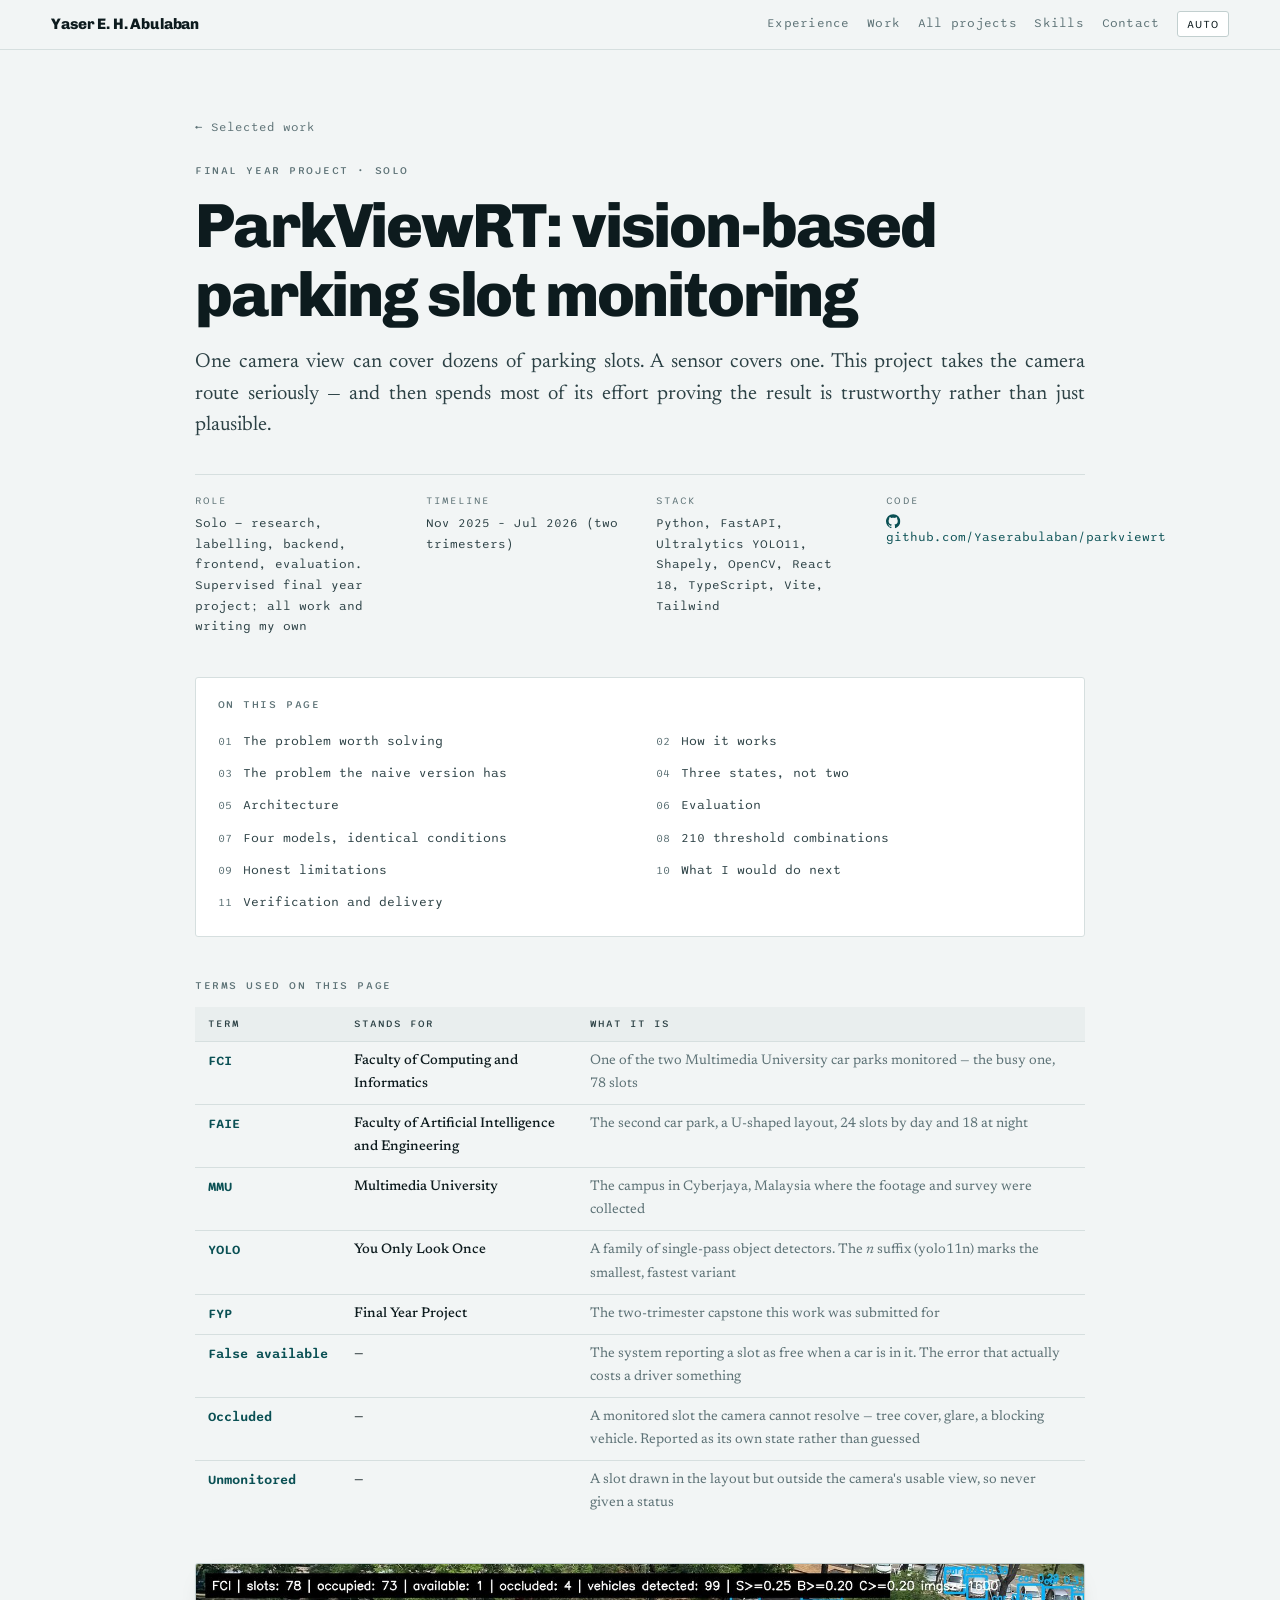
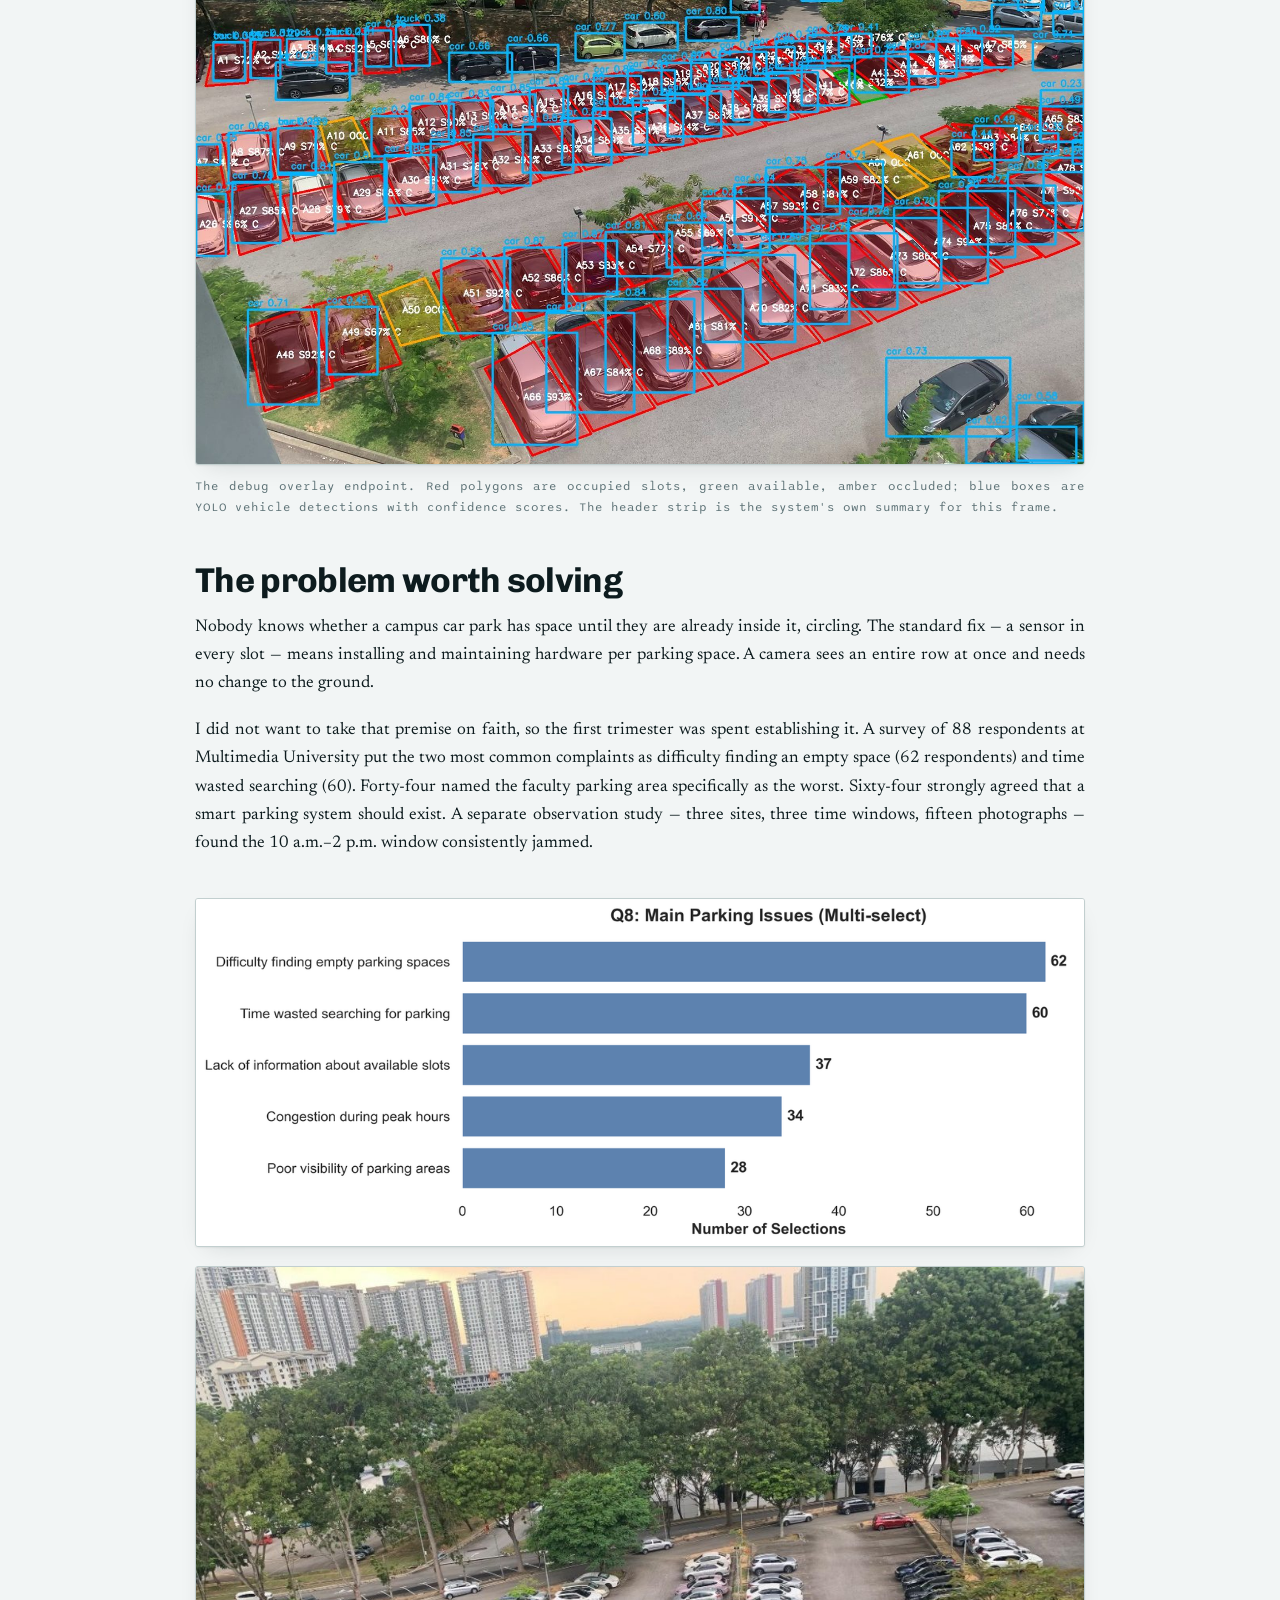
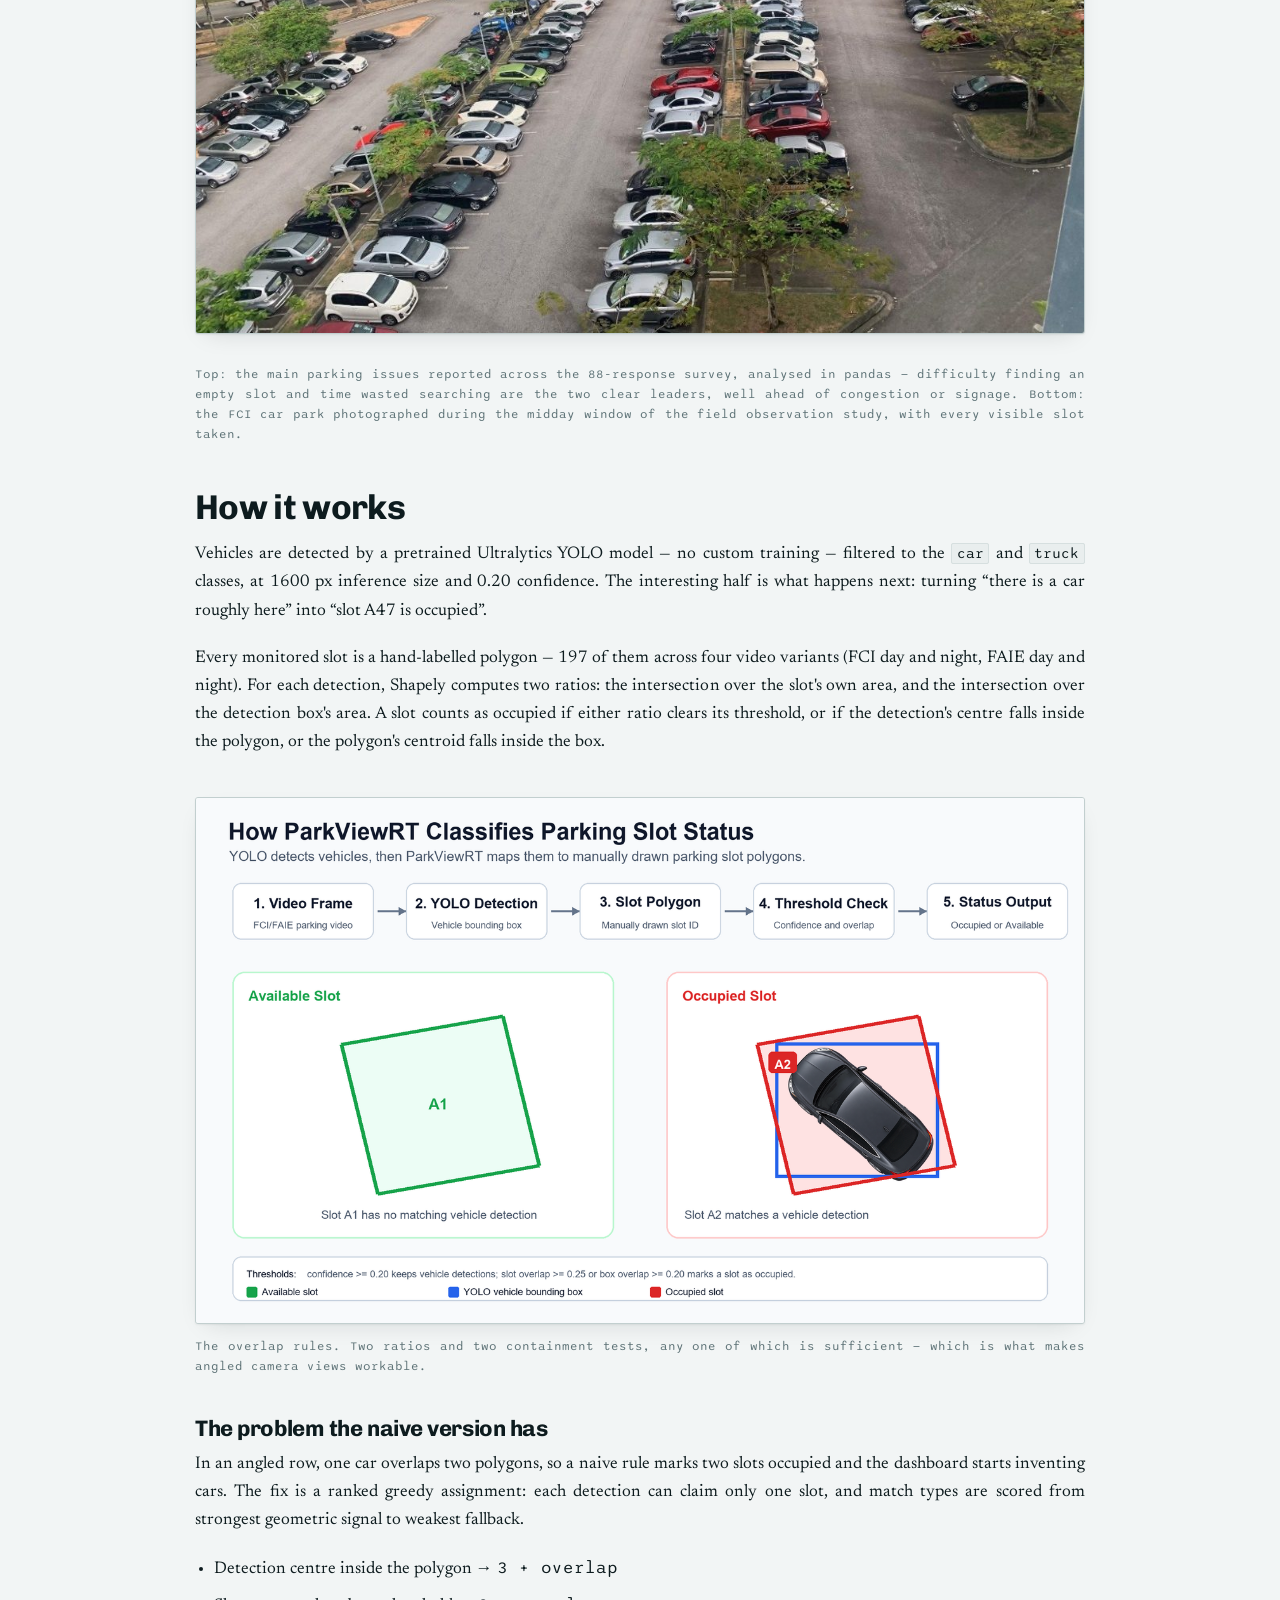
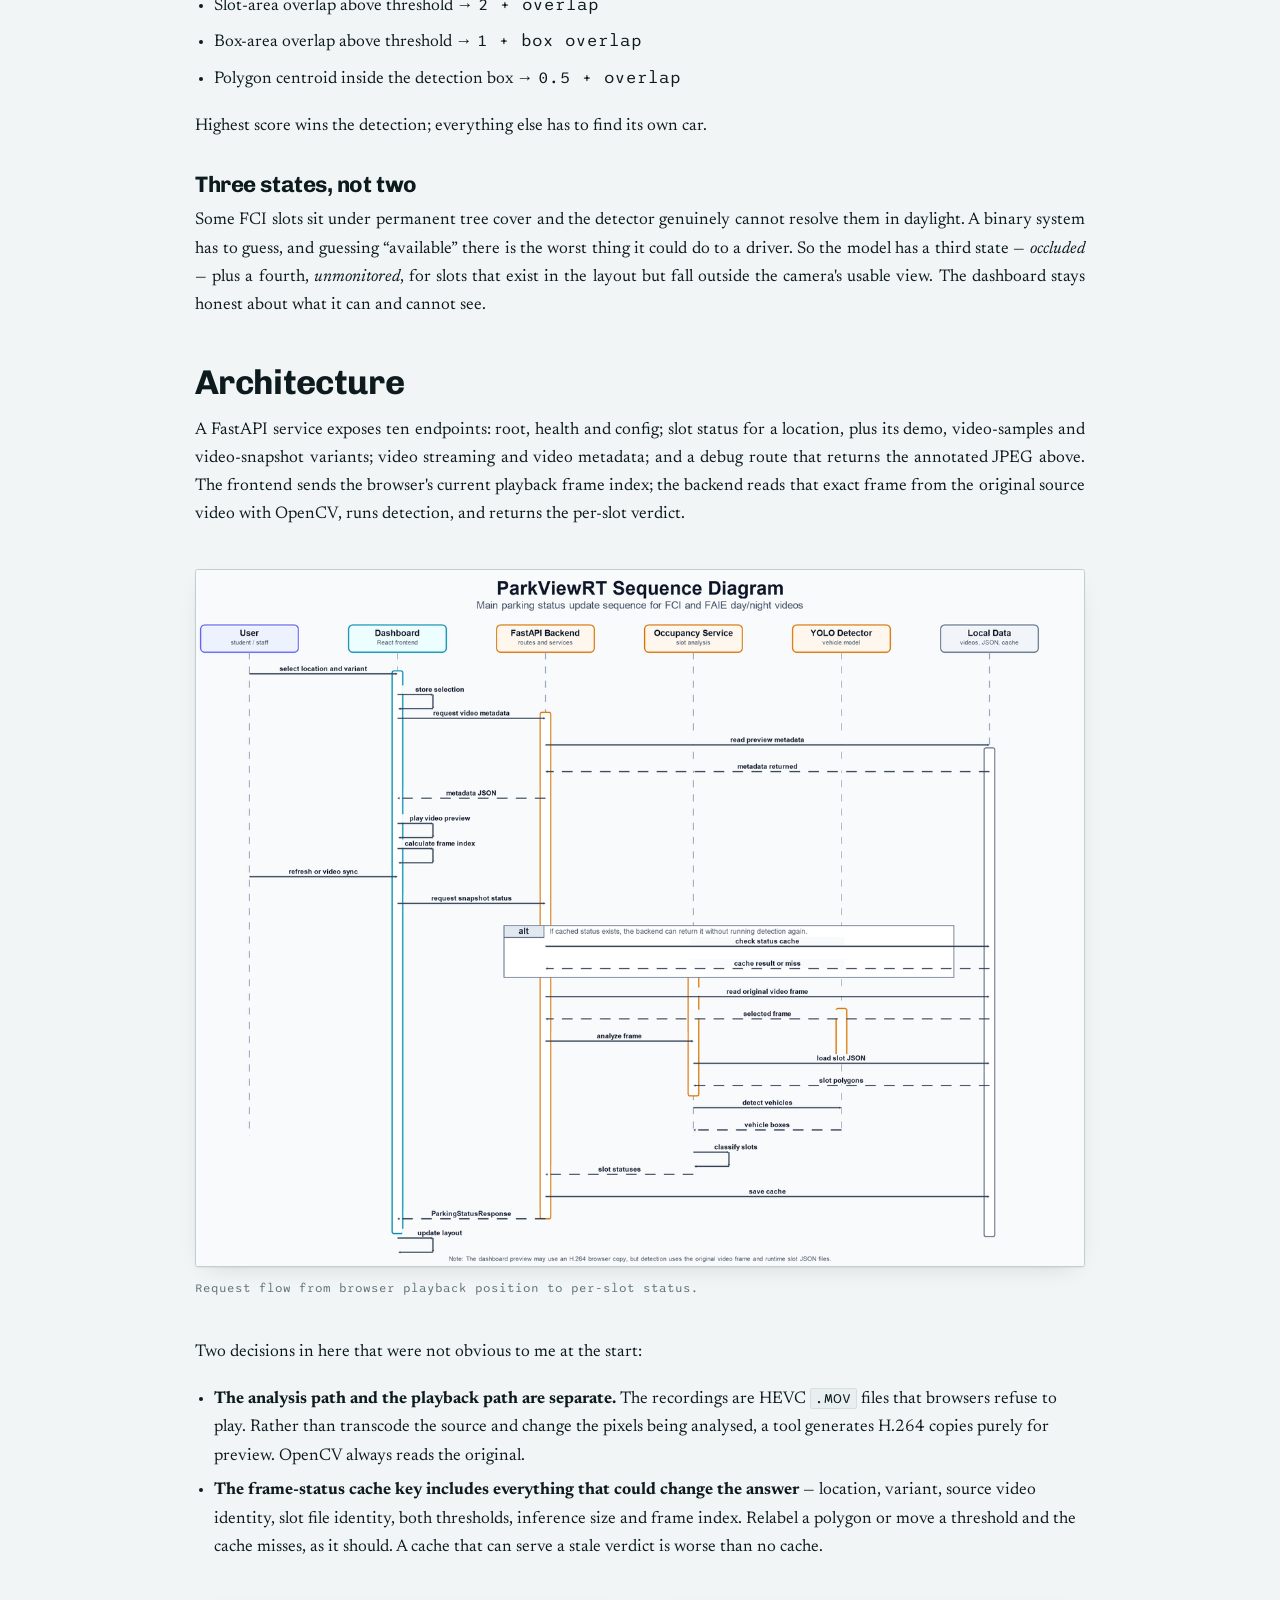
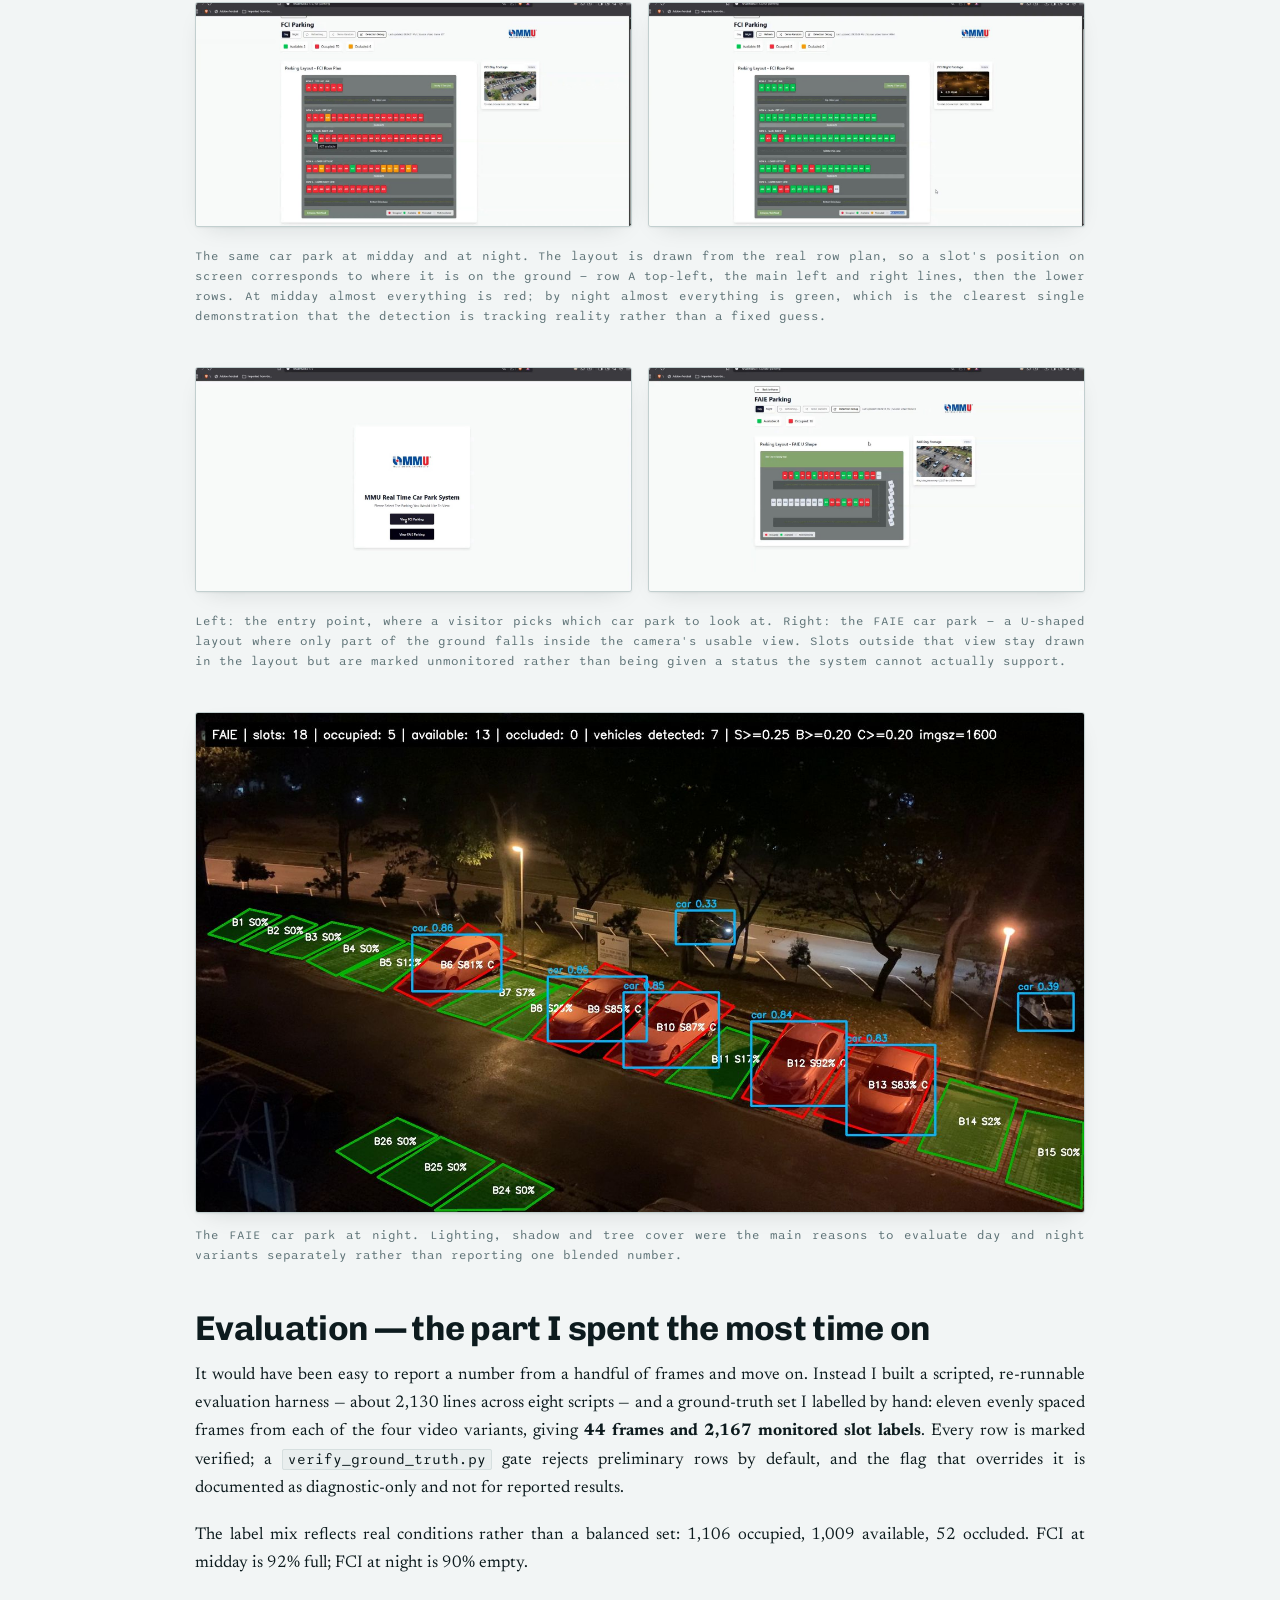
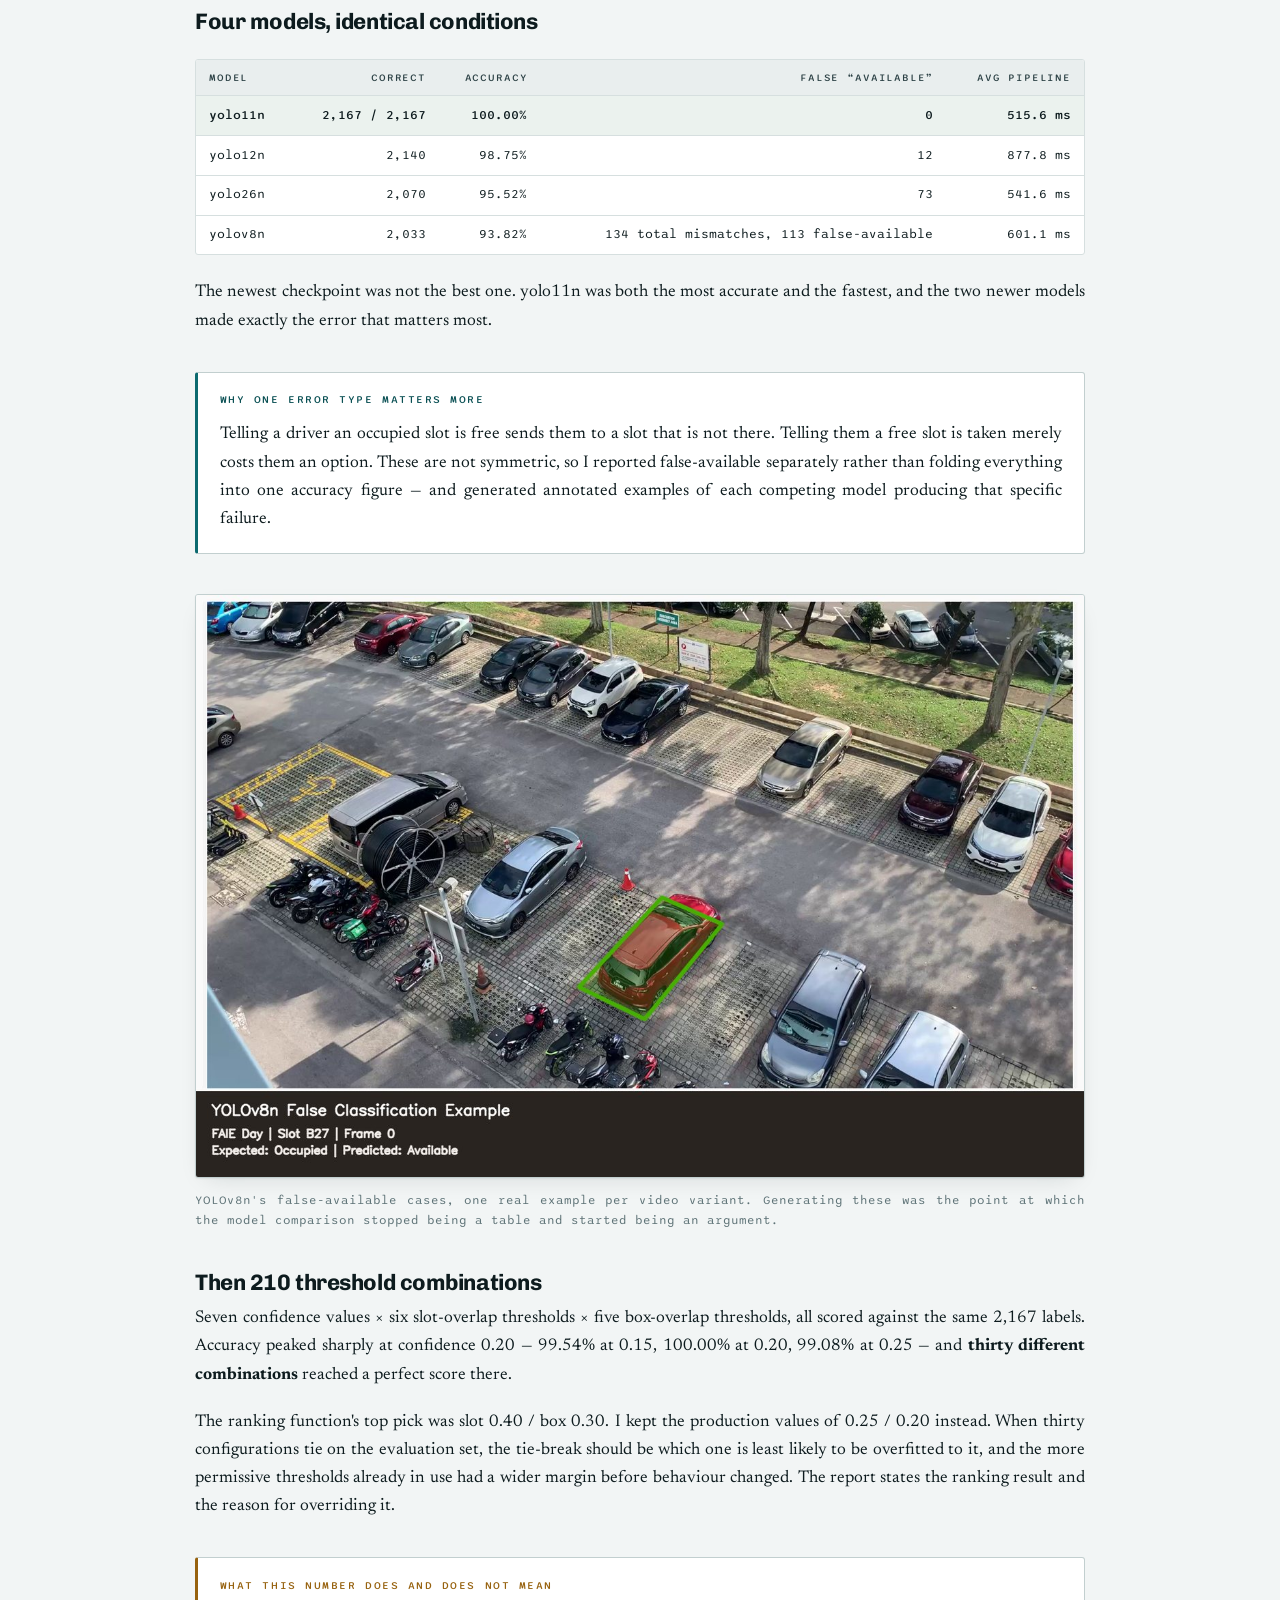
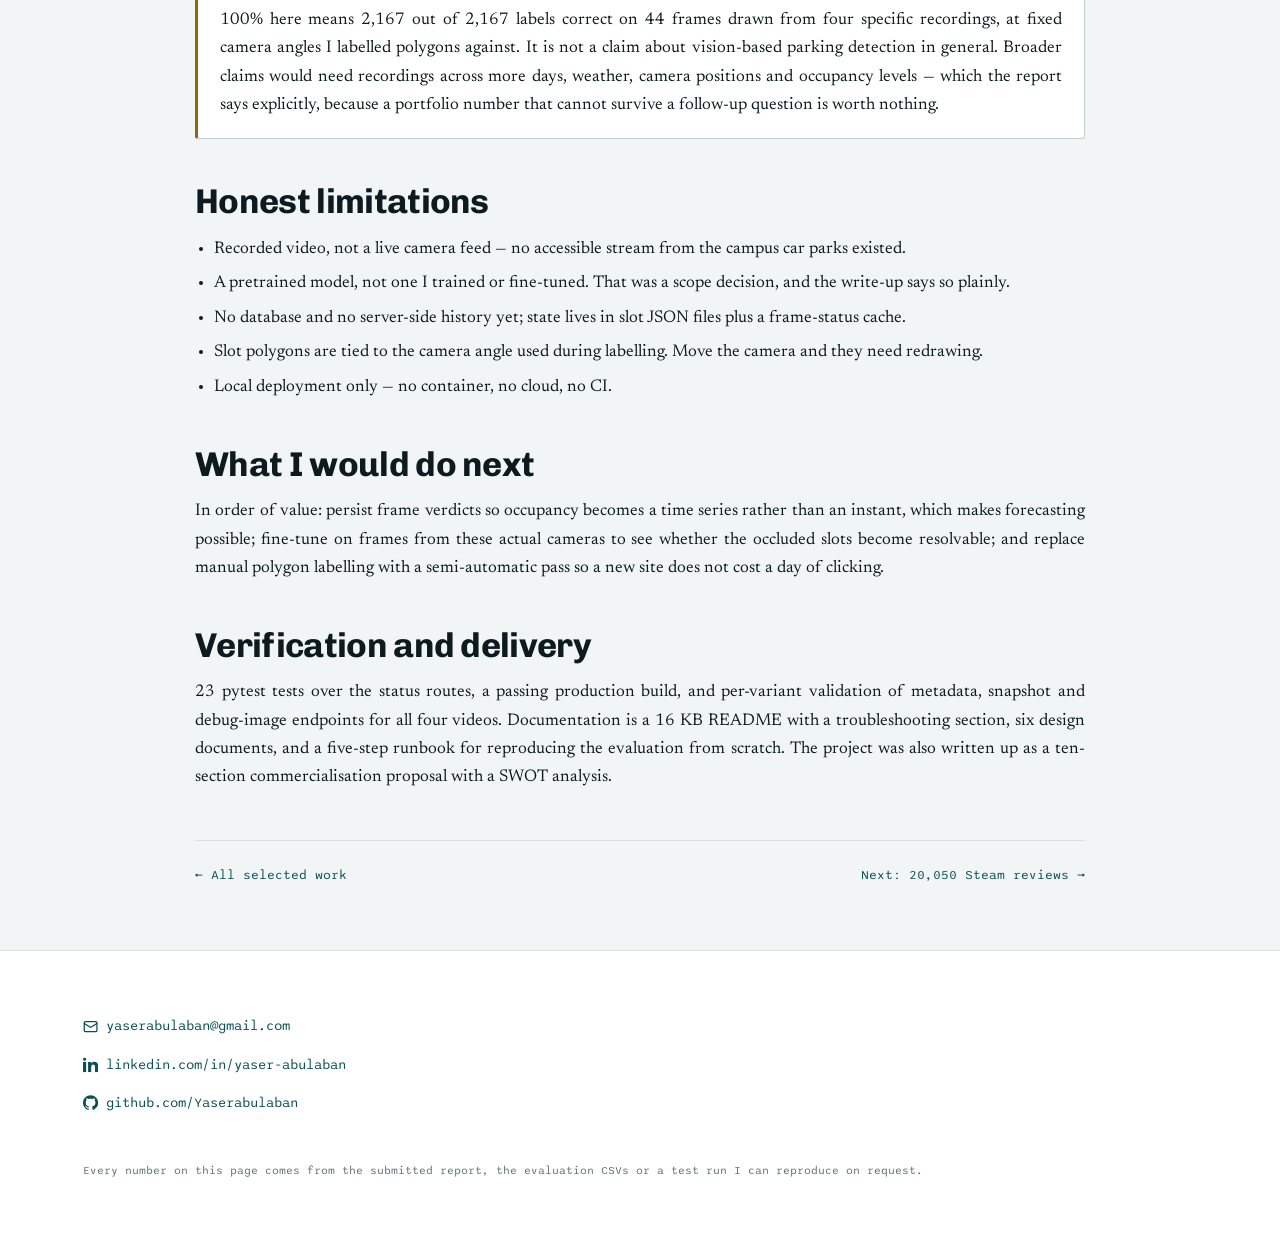
<file: work/parkviewrt.html>
<!DOCTYPE html>
<html lang="en">
<head>
<meta charset="utf-8">
<meta name="viewport" content="width=device-width, initial-scale=1">
<title>ParkViewRT — Vision-Based Parking Occupancy</title>
<meta name="description" content="Final year project: YOLO vehicle detection mapped onto 197 hand-labelled parking-slot polygons, benchmarked against 2,167 manually verified labels.">
<link rel="icon" href="../assets/favicon.svg" type="image/svg+xml">
<link rel="preconnect" href="https://fonts.googleapis.com">
<link rel="preconnect" href="https://fonts.gstatic.com" crossorigin>
<link rel="stylesheet" href="https://fonts.googleapis.com/css2?family=Chivo:wght@400;700;800&amp;family=Newsreader:opsz,wght@6..72,400;6..72,500;6..72,600&amp;family=Sono:MONO,wght@1,400..600&amp;display=swap">
<link rel="stylesheet" href="../assets/css/site.css">
<script src="../assets/js/site.js"></script>
</head>
<body>
<a class="skip" href="#main">Skip to content</a>

<svg class="spritesheet" aria-hidden="true" focusable="false"><defs>
<symbol id="i-github" viewBox="0 0 24 24" fill="currentColor"><path d="M12 .297c-6.63 0-12 5.373-12 12 0 5.303 3.438 9.8 8.205 11.385.6.113.82-.258.82-.577 0-.285-.01-1.04-.015-2.04-3.338.724-4.042-1.61-4.042-1.61C4.422 18.07 3.633 17.7 3.633 17.7c-1.087-.744.084-.729.084-.729 1.205.084 1.838 1.236 1.838 1.236 1.07 1.835 2.809 1.305 3.495.998.108-.776.417-1.305.76-1.605-2.665-.3-5.466-1.332-5.466-5.93 0-1.31.465-2.38 1.235-3.22-.135-.303-.54-1.523.105-3.176 0 0 1.005-.322 3.3 1.23.96-.267 1.98-.399 3-.405 1.02.006 2.04.138 3 .405 2.28-1.552 3.285-1.23 3.285-1.23.645 1.653.24 2.873.12 3.176.765.84 1.23 1.91 1.23 3.22 0 4.61-2.805 5.625-5.475 5.92.42.36.81 1.096.81 2.22 0 1.606-.015 2.896-.015 3.286 0 .315.21.69.825.57C20.565 22.092 24 17.592 24 12.297c0-6.627-5.373-12-12-12"/></symbol>
<symbol id="i-linkedin" viewBox="0 0 24 24" fill="currentColor"><path d="M4.98 3.5c0 1.381-1.11 2.5-2.48 2.5S0 4.881 0 3.5C0 2.12 1.11 1 2.5 1s2.48 1.12 2.48 2.5zM5 8H0v16h5V8zm7.982 0H8.014v16h4.968v-8.399c0-4.67 6.029-5.052 6.029 0V24H24V13.869c0-7.88-8.922-7.593-11.018-3.714V8z"/></symbol>
<symbol id="i-mail" viewBox="0 0 24 24" fill="none" stroke="currentColor" stroke-width="2" stroke-linecap="round" stroke-linejoin="round"><path d="m22 7-8.991 5.727a2 2 0 0 1-2.009 0L2 7" /><rect x="2" y="4" width="20" height="16" rx="2" /></symbol>
</defs></svg>

<header class="topbar">
  <a class="topbar__name" href="../">Yaser E. H. Abulaban</a>
  <nav>
    <a href="../#experience" class="opt">Experience</a>
    <a href="../#work">Work</a>
    <a href="../#index" class="opt">All projects</a>
    <a href="../#skills" class="opt">Skills</a>
    <a href="../#contact">Contact</a>
    <button class="themetoggle" type="button">Auto</button>
  </nav>
</header>

<main id="main">

<section class="cs__head">
  <div class="wrap wrap--case">
    <a class="back" href="../#work">&larr; Selected work</a>
    <span class="eyebrow">Final year project · solo</span>
    <h1 class="cs__title">ParkViewRT: vision-based parking slot monitoring</h1>
    <p class="lede cs__lede">One camera view can cover dozens of parking slots. A sensor covers one. This project takes the camera route seriously — and then spends most of its effort proving the result is trustworthy rather than just plausible.</p>
    <dl class="cs__meta">
      <div><dt>Role</dt><dd>Solo — research, labelling, backend, frontend, evaluation. Supervised final year project; all work and writing my own</dd></div>
      <div><dt>Timeline</dt><dd>Nov 2025 – Jul 2026 (two trimesters)</dd></div>
      <div><dt>Stack</dt><dd>Python, FastAPI, Ultralytics YOLO11, Shapely, OpenCV, React 18, TypeScript, Vite, Tailwind</dd></div>
      <div><dt>Code</dt><dd><a href="https://github.com/Yaserabulaban/parkviewrt" rel="noopener"><svg class="ico" aria-hidden="true"><use href="#i-github"></use></svg>github.com/Yaserabulaban/parkviewrt</a></dd></div>
    </dl>
  </div>
</section>

<section class="wrap wrap--case" style="padding-bottom:4rem;">
  <div class="prose">

    <nav class="toc" aria-label="On this page">
      <span class="eyebrow">On this page</span>
      <ol>
        <li><a href="#problem">The problem worth solving</a></li>
        <li><a href="#how">How it works</a></li>
        <li><a href="#naive">The problem the naive version has</a></li>
        <li><a href="#states">Three states, not two</a></li>
        <li><a href="#architecture">Architecture</a></li>
        <li><a href="#evaluation">Evaluation</a></li>
        <li><a href="#models">Four models, identical conditions</a></li>
        <li><a href="#thresholds">210 threshold combinations</a></li>
        <li><a href="#limitations">Honest limitations</a></li>
        <li><a href="#next">What I would do next</a></li>
        <li><a href="#delivery">Verification and delivery</a></li>
      </ol>
    </nav>

    <div class="abbr">
      <span class="eyebrow">Terms used on this page</span>
      <table>
        <thead><tr><th scope="col">Term</th><th scope="col">Stands for</th><th scope="col">What it is</th></tr></thead>
        <tbody>
          <tr><td>FCI</td><td>Faculty of Computing and Informatics</td><td>One of the two Multimedia University car parks monitored — the busy one, 78 slots</td></tr>
          <tr><td>FAIE</td><td>Faculty of Artificial Intelligence and Engineering</td><td>The second car park, a U-shaped layout, 24 slots by day and 18 at night</td></tr>
          <tr><td>MMU</td><td>Multimedia University</td><td>The campus in Cyberjaya, Malaysia where the footage and survey were collected</td></tr>
          <tr><td>YOLO</td><td>You Only Look Once</td><td>A family of single-pass object detectors. The <em>n</em> suffix (yolo11n) marks the smallest, fastest variant</td></tr>
          <tr><td>FYP</td><td>Final Year Project</td><td>The two-trimester capstone this work was submitted for</td></tr>
          <tr><td>False available</td><td>—</td><td>The system reporting a slot as free when a car is in it. The error that actually costs a driver something</td></tr>
          <tr><td>Occluded</td><td>—</td><td>A monitored slot the camera cannot resolve — tree cover, glare, a blocking vehicle. Reported as its own state rather than guessed</td></tr>
          <tr><td>Unmonitored</td><td>—</td><td>A slot drawn in the layout but outside the camera's usable view, so never given a status</td></tr>
        </tbody>
      </table>
    </div>

    <figure class="fig">
      <img src="../assets/img/parkviewrt-detect-day.jpg" width="1600" height="900"
           alt="Aerial parking frame with 78 slot polygons and 99 detected vehicle bounding boxes, colour-coded by occupancy, plus a summary bar across the top.">
      <figcaption>The debug overlay endpoint. Red polygons are occupied slots, green available, amber occluded; blue boxes are YOLO vehicle detections with confidence scores. The header strip is the system's own summary for this frame.</figcaption>
    </figure>

    <h2 id="problem">The problem worth solving</h2>
    <p>Nobody knows whether a campus car park has space until they are already inside it, circling. The standard fix — a sensor in every slot — means installing and maintaining hardware per parking space. A camera sees an entire row at once and needs no change to the ground.</p>
    <p>I did not want to take that premise on faith, so the first trimester was spent establishing it. A survey of 88 respondents at Multimedia University put the two most common complaints as difficulty finding an empty space (62 respondents) and time wasted searching (60). Forty-four named the faculty parking area specifically as the worst. Sixty-four strongly agreed that a smart parking system should exist. A separate observation study — three sites, three time windows, fifteen photographs — found the 10&nbsp;a.m.–2&nbsp;p.m. window consistently jammed.</p>

    <figure class="fig fig--stack">
      <img src="../assets/img/survey-issues.png" width="1200" height="469" loading="lazy" alt="Bar chart of parking issues reported by survey respondents, led by difficulty finding empty spaces and time wasted searching.">
      <img src="../assets/img/parking-problem-photo.jpg" width="1118" height="839" loading="lazy" alt="Photograph of a full campus car park with every visible slot occupied and cars queuing.">
      <figcaption>Top: the main parking issues reported across the 88-response survey, analysed in pandas — difficulty finding an empty slot and time wasted searching are the two clear leaders, well ahead of congestion or signage. Bottom: the FCI car park photographed during the midday window of the field observation study, with every visible slot taken.</figcaption>
    </figure>

    <h2 id="how">How it works</h2>
    <p>Vehicles are detected by a pretrained Ultralytics YOLO model — no custom training — filtered to the <code>car</code> and <code>truck</code> classes, at 1600&nbsp;px inference size and 0.20 confidence. The interesting half is what happens next: turning &ldquo;there is a car roughly here&rdquo; into &ldquo;slot A47 is occupied&rdquo;.</p>
    <p>Every monitored slot is a hand-labelled polygon — 197 of them across four video variants (FCI day and night, FAIE day and night). For each detection, Shapely computes two ratios: the intersection over the slot's own area, and the intersection over the detection box's area. A slot counts as occupied if either ratio clears its threshold, or if the detection's centre falls inside the polygon, or the polygon's centroid falls inside the box.</p>

    <figure class="fig">
      <img src="../assets/img/parkviewrt-overlap.png" width="1400" height="827" loading="lazy" alt="Diagram showing a detection box overlapping a slot polygon, with the two overlap ratios that decide occupancy annotated.">
      <figcaption>The overlap rules. Two ratios and two containment tests, any one of which is sufficient — which is what makes angled camera views workable.</figcaption>
    </figure>

    <h3 id="naive">The problem the naive version has</h3>
    <p>In an angled row, one car overlaps two polygons, so a naive rule marks two slots occupied and the dashboard starts inventing cars. The fix is a ranked greedy assignment: each detection can claim only one slot, and match types are scored from strongest geometric signal to weakest fallback.</p>
    <ul>
      <li>Detection centre inside the polygon &rarr; <span class="mono">3 + overlap</span></li>
      <li>Slot-area overlap above threshold &rarr; <span class="mono">2 + overlap</span></li>
      <li>Box-area overlap above threshold &rarr; <span class="mono">1 + box overlap</span></li>
      <li>Polygon centroid inside the detection box &rarr; <span class="mono">0.5 + overlap</span></li>
    </ul>
    <p>Highest score wins the detection; everything else has to find its own car.</p>

    <h3 id="states">Three states, not two</h3>
    <p>Some FCI slots sit under permanent tree cover and the detector genuinely cannot resolve them in daylight. A binary system has to guess, and guessing &ldquo;available&rdquo; there is the worst thing it could do to a driver. So the model has a third state — <em>occluded</em> — plus a fourth, <em>unmonitored</em>, for slots that exist in the layout but fall outside the camera's usable view. The dashboard stays honest about what it can and cannot see.</p>

    <h2 id="architecture">Architecture</h2>
    <p>A FastAPI service exposes ten endpoints: root, health and config; slot status for a location, plus its demo, video-samples and video-snapshot variants; video streaming and video metadata; and a debug route that returns the annotated JPEG above. The frontend sends the browser's current playback frame index; the backend reads that exact frame from the original source video with OpenCV, runs detection, and returns the per-slot verdict.</p>

    <figure class="fig">
      <img src="../assets/img/parkviewrt-sequence.png" width="1300" height="1018" loading="lazy" alt="Sequence diagram showing the browser requesting a frame snapshot, the backend reading the video frame, running YOLO detection and Shapely overlap, then returning slot statuses.">
      <figcaption>Request flow from browser playback position to per-slot status.</figcaption>
    </figure>

    <p>Two decisions in here that were not obvious to me at the start:</p>
    <ul>
      <li><strong>The analysis path and the playback path are separate.</strong> The recordings are HEVC <code>.MOV</code> files that browsers refuse to play. Rather than transcode the source and change the pixels being analysed, a tool generates H.264 copies purely for preview. OpenCV always reads the original.</li>
      <li><strong>The frame-status cache key includes everything that could change the answer</strong> — location, variant, source video identity, slot file identity, both thresholds, inference size and frame index. Relabel a polygon or move a threshold and the cache misses, as it should. A cache that can serve a stale verdict is worse than no cache.</li>
    </ul>

    <figure class="fig fig--pair">
      <img src="../assets/img/parkviewrt-ui-fci-day.jpg" width="1500" height="771" loading="lazy" alt="ParkViewRT dashboard, FCI day: rows of parking slots mostly red with a few green and amber, next to the source footage panel.">
      <img src="../assets/img/parkviewrt-ui-fci-night.jpg" width="1500" height="771" loading="lazy" alt="ParkViewRT dashboard, FCI night: the same layout with most slots green.">
      <figcaption>The same car park at midday and at night. The layout is drawn from the real row plan, so a slot's position on screen corresponds to where it is on the ground — row A top-left, the main left and right lines, then the lower rows. At midday almost everything is red; by night almost everything is green, which is the clearest single demonstration that the detection is tracking reality rather than a fixed guess.</figcaption>
    </figure>

    <figure class="fig fig--pair">
      <img src="../assets/img/parkviewrt-ui-home.jpg" width="1500" height="771" loading="lazy" alt="ParkViewRT landing page with the MMU logo and two buttons: View FCI Parking and View FAIE Parking.">
      <img src="../assets/img/parkviewrt-ui-faie.jpg" width="1500" height="771" loading="lazy" alt="ParkViewRT dashboard showing the FAIE parking layout in a U shape, with monitored and unmonitored slots distinguished.">
      <figcaption>Left: the entry point, where a visitor picks which car park to look at. Right: the FAIE car park — a U-shaped layout where only part of the ground falls inside the camera's usable view. Slots outside that view stay drawn in the layout but are marked unmonitored rather than being given a status the system cannot actually support.</figcaption>
    </figure>

    <figure class="fig">
      <img src="../assets/img/parkviewrt-detect-night.jpg" width="1600" height="900" loading="lazy"
           alt="Night-time parking frame with slot polygons and vehicle detections overlaid, mostly showing available slots.">
      <figcaption>The FAIE car park at night. Lighting, shadow and tree cover were the main reasons to evaluate day and night variants separately rather than reporting one blended number.</figcaption>
    </figure>

    <h2 id="evaluation">Evaluation — the part I spent the most time on</h2>
    <p>It would have been easy to report a number from a handful of frames and move on. Instead I built a scripted, re-runnable evaluation harness — about 2,130 lines across eight scripts — and a ground-truth set I labelled by hand: eleven evenly spaced frames from each of the four video variants, giving <strong>44 frames and 2,167 monitored slot labels</strong>. Every row is marked verified; a <code>verify_ground_truth.py</code> gate rejects preliminary rows by default, and the flag that overrides it is documented as diagnostic-only and not for reported results.</p>
    <p>The label mix reflects real conditions rather than a balanced set: 1,106 occupied, 1,009 available, 52 occluded. FCI at midday is 92% full; FCI at night is 90% empty.</p>

    <h3 id="models">Four models, identical conditions</h3>
    <div class="tablewrap" style="margin:1.5rem 0;">
      <table class="data">
        <thead>
          <tr><th scope="col">Model</th><th scope="col" class="n">Correct</th><th scope="col" class="n">Accuracy</th><th scope="col" class="n">False &ldquo;available&rdquo;</th><th scope="col" class="n">Avg pipeline</th></tr>
        </thead>
        <tbody>
          <tr class="win"><td>yolo11n</td><td class="n">2,167 / 2,167</td><td class="n">100.00%</td><td class="n">0</td><td class="n">515.6 ms</td></tr>
          <tr><td>yolo12n</td><td class="n">2,140</td><td class="n">98.75%</td><td class="n">12</td><td class="n">877.8 ms</td></tr>
          <tr><td>yolo26n</td><td class="n">2,070</td><td class="n">95.52%</td><td class="n">73</td><td class="n">541.6 ms</td></tr>
          <tr><td>yolov8n</td><td class="n">2,033</td><td class="n">93.82%</td><td class="n">134 total mismatches, 113 false-available</td><td class="n">601.1 ms</td></tr>
        </tbody>
      </table>
    </div>

    <p>The newest checkpoint was not the best one. yolo11n was both the most accurate and the fastest, and the two newer models made exactly the error that matters most.</p>

    <div class="callout">
      <span class="eyebrow">Why one error type matters more</span>
      <p>Telling a driver an occupied slot is free sends them to a slot that is not there. Telling them a free slot is taken merely costs them an option. These are not symmetric, so I reported false-available separately rather than folding everything into one accuracy figure — and generated annotated examples of each competing model producing that specific failure.</p>
    </div>

    <figure class="fig">
      <img src="../assets/img/parkviewrt-false-available.jpg" width="1300" height="853" loading="lazy" alt="Four panels showing YOLOv8n false classifications: three frames where an occupied slot was predicted as available, and one variant with no false classification.">
      <figcaption>YOLOv8n's false-available cases, one real example per video variant. Generating these was the point at which the model comparison stopped being a table and started being an argument.</figcaption>
    </figure>

    <h3 id="thresholds">Then 210 threshold combinations</h3>
    <p>Seven confidence values × six slot-overlap thresholds × five box-overlap thresholds, all scored against the same 2,167 labels. Accuracy peaked sharply at confidence 0.20 — 99.54% at 0.15, 100.00% at 0.20, 99.08% at 0.25 — and <strong>thirty different combinations</strong> reached a perfect score there.</p>
    <p>The ranking function's top pick was slot 0.40 / box 0.30. I kept the production values of 0.25 / 0.20 instead. When thirty configurations tie on the evaluation set, the tie-break should be which one is least likely to be overfitted to it, and the more permissive thresholds already in use had a wider margin before behaviour changed. The report states the ranking result and the reason for overriding it.</p>

    <div class="callout callout--warn">
      <span class="eyebrow">What this number does and does not mean</span>
      <p>100% here means 2,167 out of 2,167 labels correct on 44 frames drawn from four specific recordings, at fixed camera angles I labelled polygons against. It is not a claim about vision-based parking detection in general. Broader claims would need recordings across more days, weather, camera positions and occupancy levels — which the report says explicitly, because a portfolio number that cannot survive a follow-up question is worth nothing.</p>
    </div>

    <h2 id="limitations">Honest limitations</h2>
    <ul>
      <li>Recorded video, not a live camera feed — no accessible stream from the campus car parks existed.</li>
      <li>A pretrained model, not one I trained or fine-tuned. That was a scope decision, and the write-up says so plainly.</li>
      <li>No database and no server-side history yet; state lives in slot JSON files plus a frame-status cache.</li>
      <li>Slot polygons are tied to the camera angle used during labelling. Move the camera and they need redrawing.</li>
      <li>Local deployment only — no container, no cloud, no CI.</li>
    </ul>

    <h2 id="next">What I would do next</h2>
    <p>In order of value: persist frame verdicts so occupancy becomes a time series rather than an instant, which makes forecasting possible; fine-tune on frames from these actual cameras to see whether the occluded slots become resolvable; and replace manual polygon labelling with a semi-automatic pass so a new site does not cost a day of clicking.</p>

    <h2 id="delivery">Verification and delivery</h2>
    <p>23 pytest tests over the status routes, a passing production build, and per-variant validation of metadata, snapshot and debug-image endpoints for all four videos. Documentation is a 16&nbsp;KB README with a troubleshooting section, six design documents, and a five-step runbook for reproducing the evaluation from scratch. The project was also written up as a ten-section commercialisation proposal with a SWOT analysis.</p>

    <div class="nextprev">
      <a href="../#work">&larr; All selected work</a>
      <a href="fifa-sentiment.html">Next: 20,050 Steam reviews &rarr;</a>
    </div>
  </div>
</section>

</main>

<footer class="foot">
  <div class="wrap">
    <div class="foot__grid">
      <ul class="contactlist">
        <li><a href="mailto:yaserabulaban@gmail.com"><svg class="ico" aria-hidden="true"><use href="#i-mail"></use></svg>yaserabulaban@gmail.com</a></li>
        <li><a href="https://www.linkedin.com/in/yaser-abulaban-82b199236/" rel="noopener"><svg class="ico" aria-hidden="true"><use href="#i-linkedin"></use></svg>linkedin.com/in/yaser-abulaban</a></li>
        <li><a href="https://github.com/Yaserabulaban" rel="noopener"><svg class="ico" aria-hidden="true"><use href="#i-github"></use></svg>github.com/Yaserabulaban</a></li>
      </ul>
    </div>
    <p class="foot__fine">Every number on this page comes from the submitted report, the evaluation CSVs or a test run I can reproduce on request.</p>
  </div>
</footer>

</body>
</html>
</file>
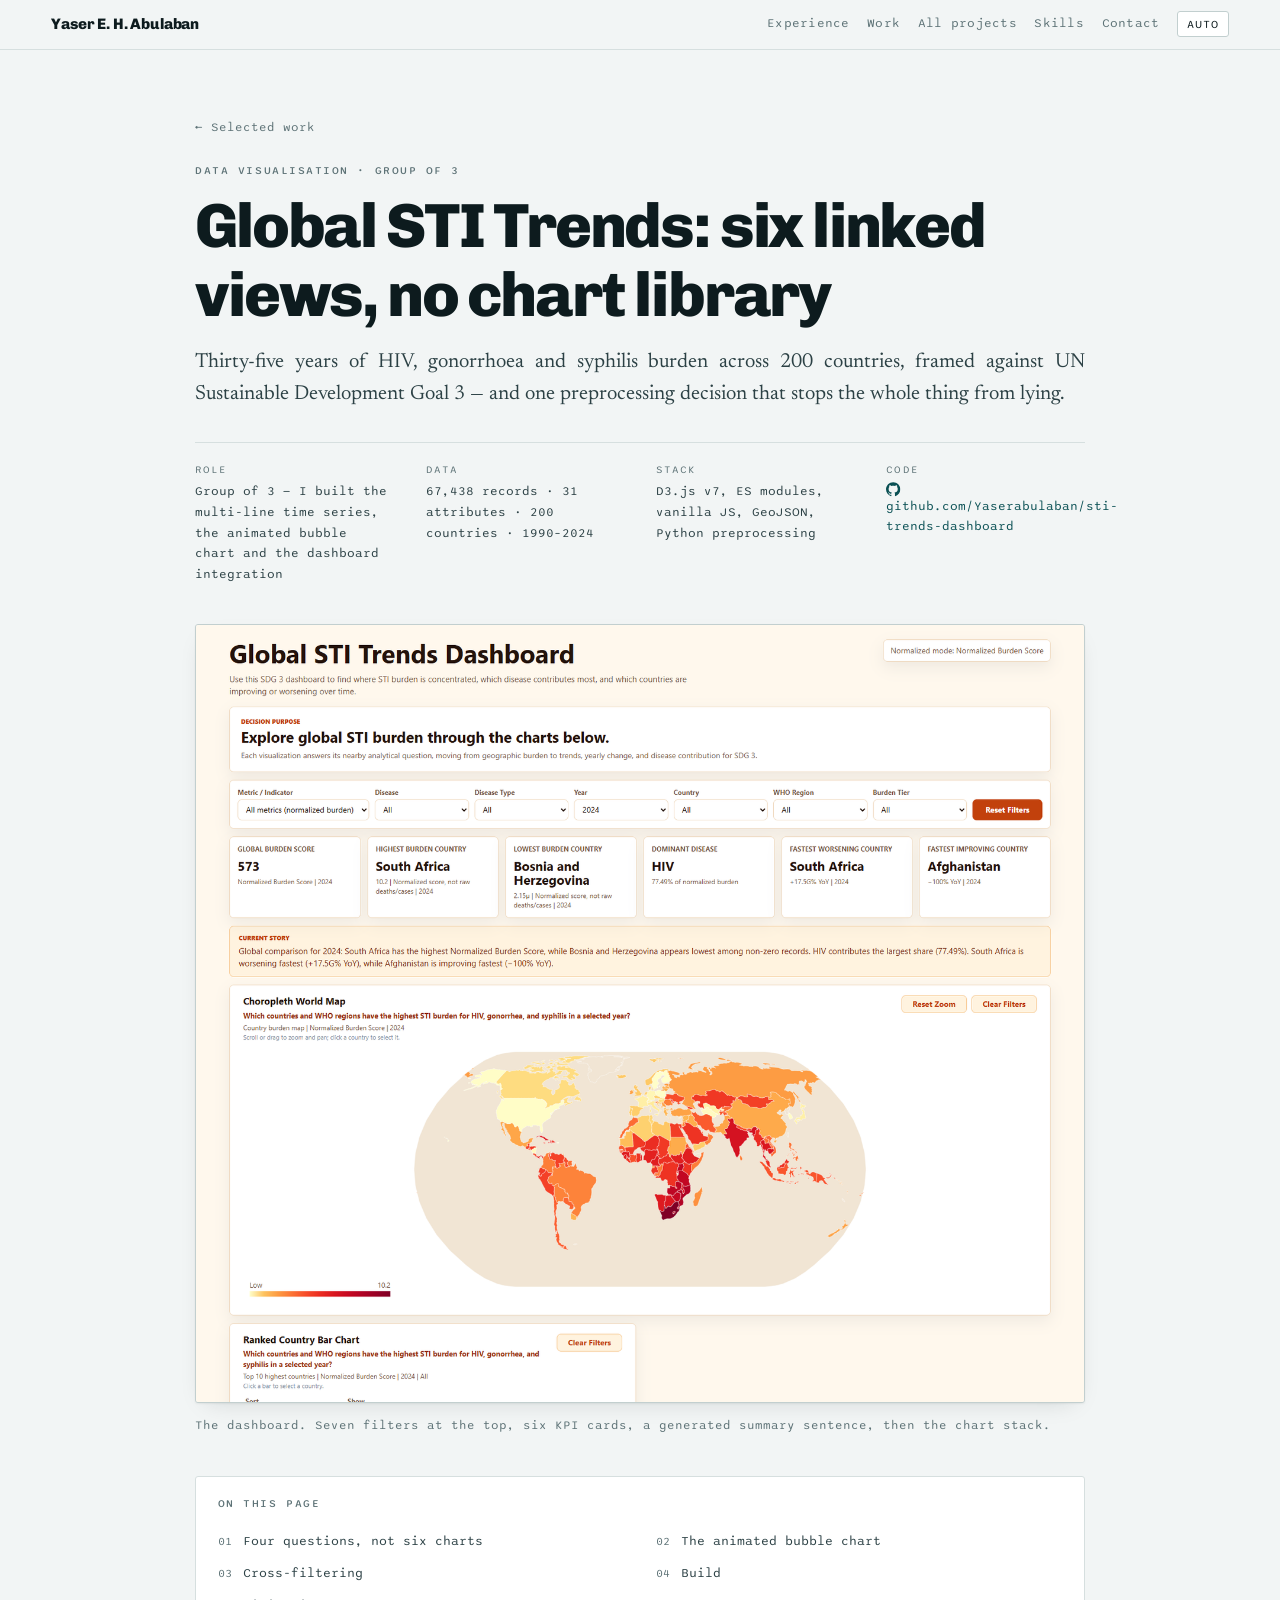
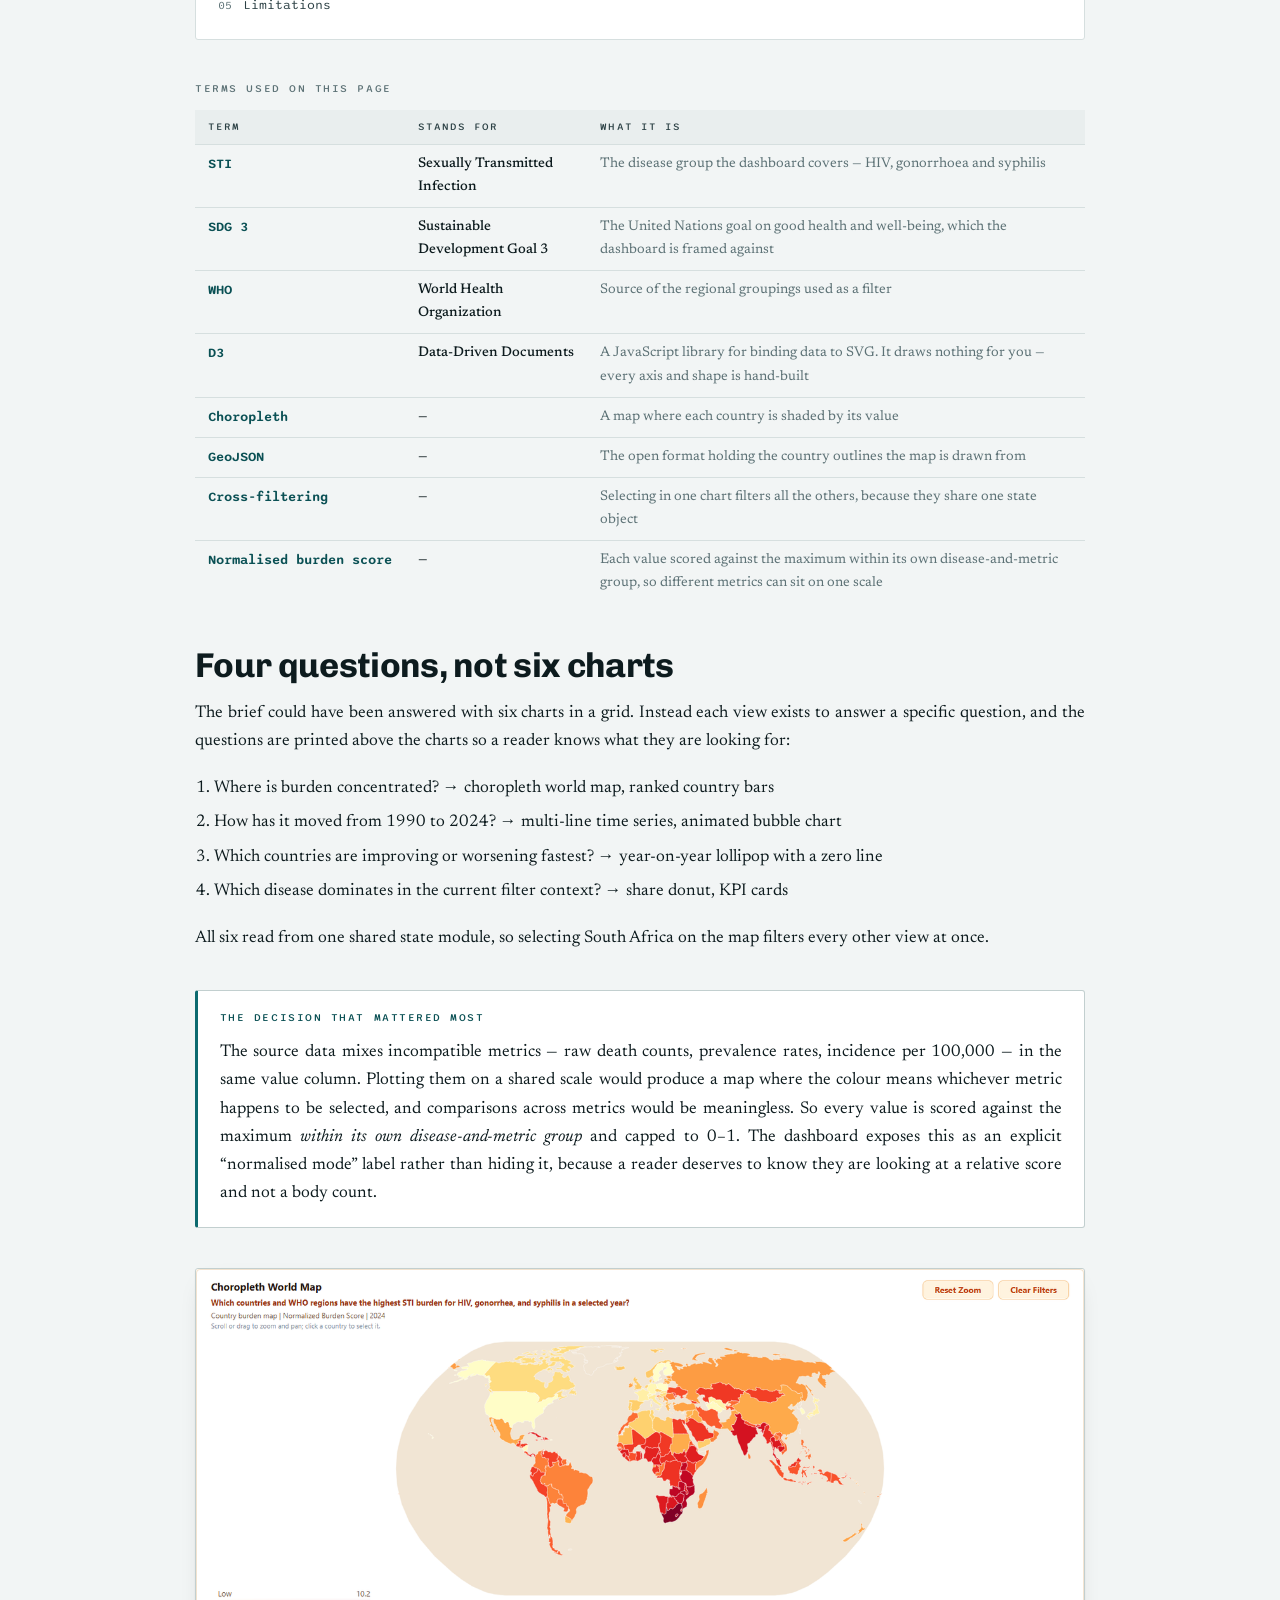
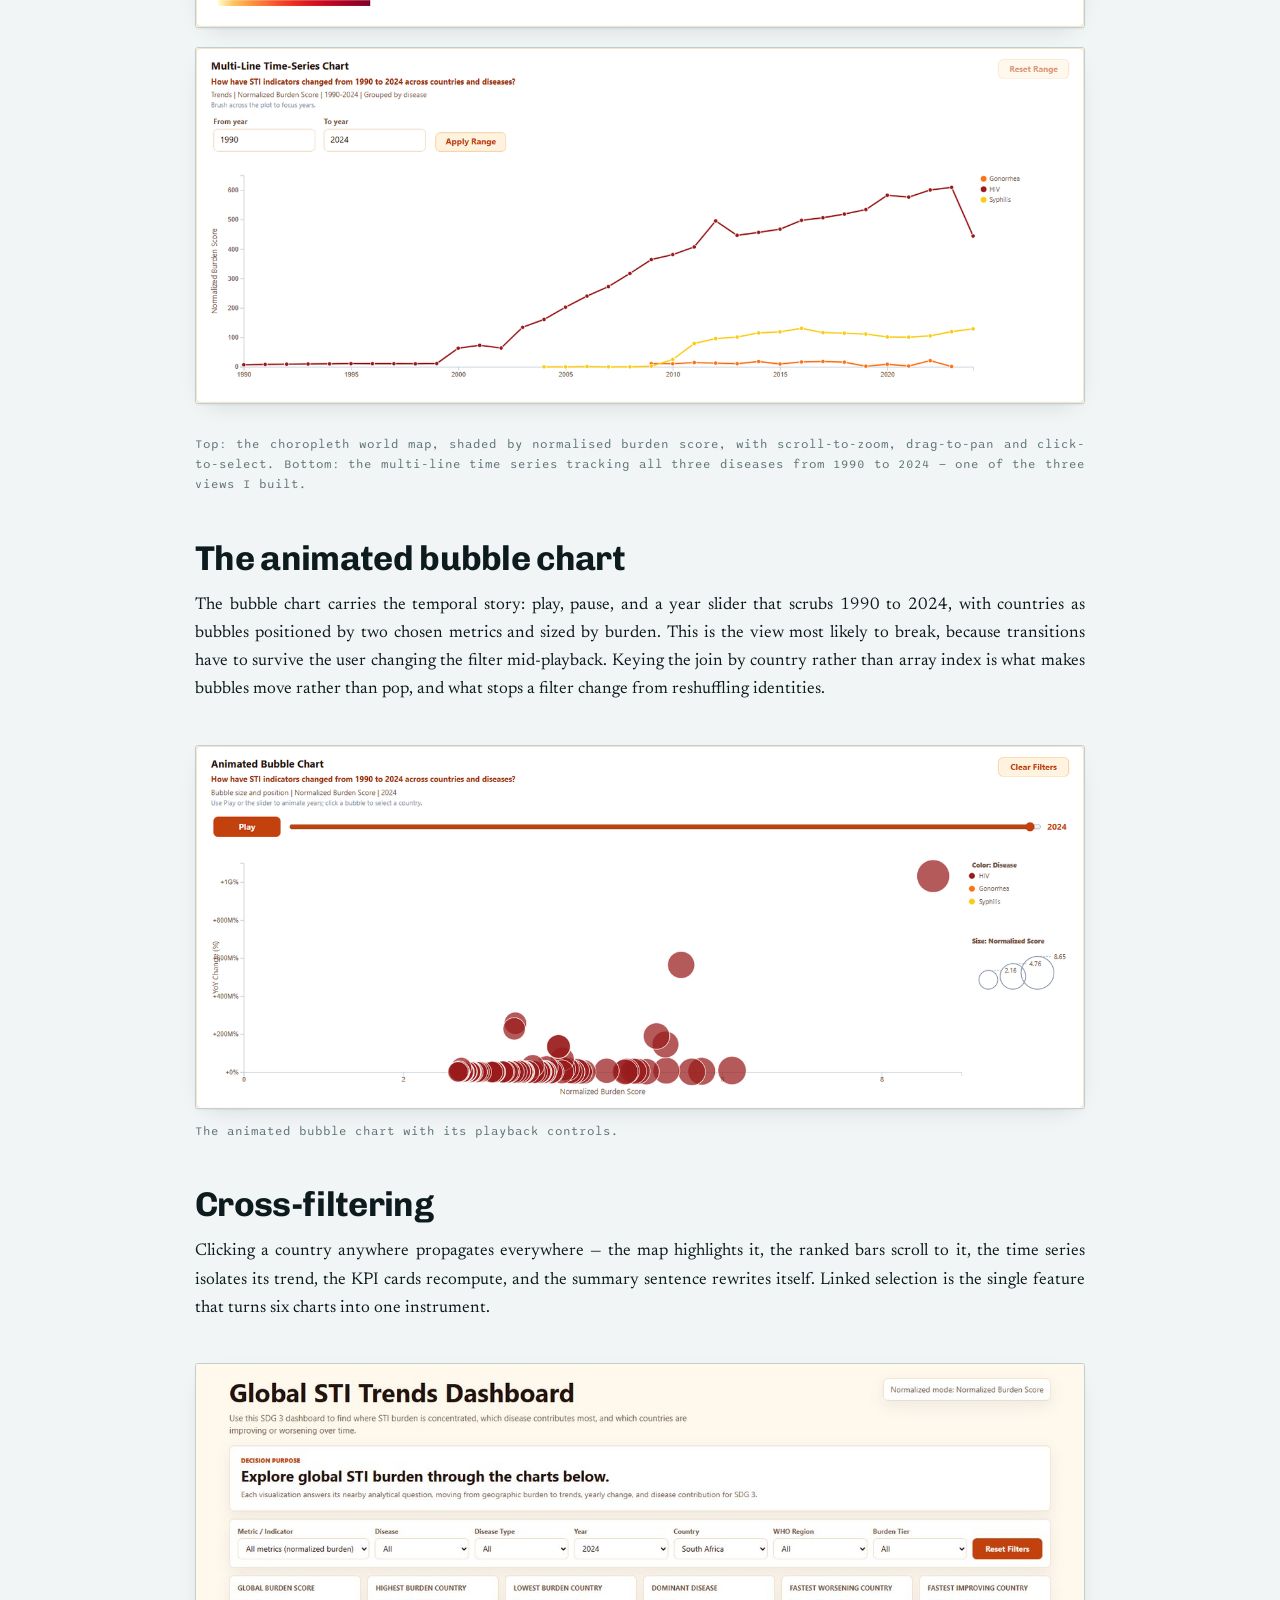
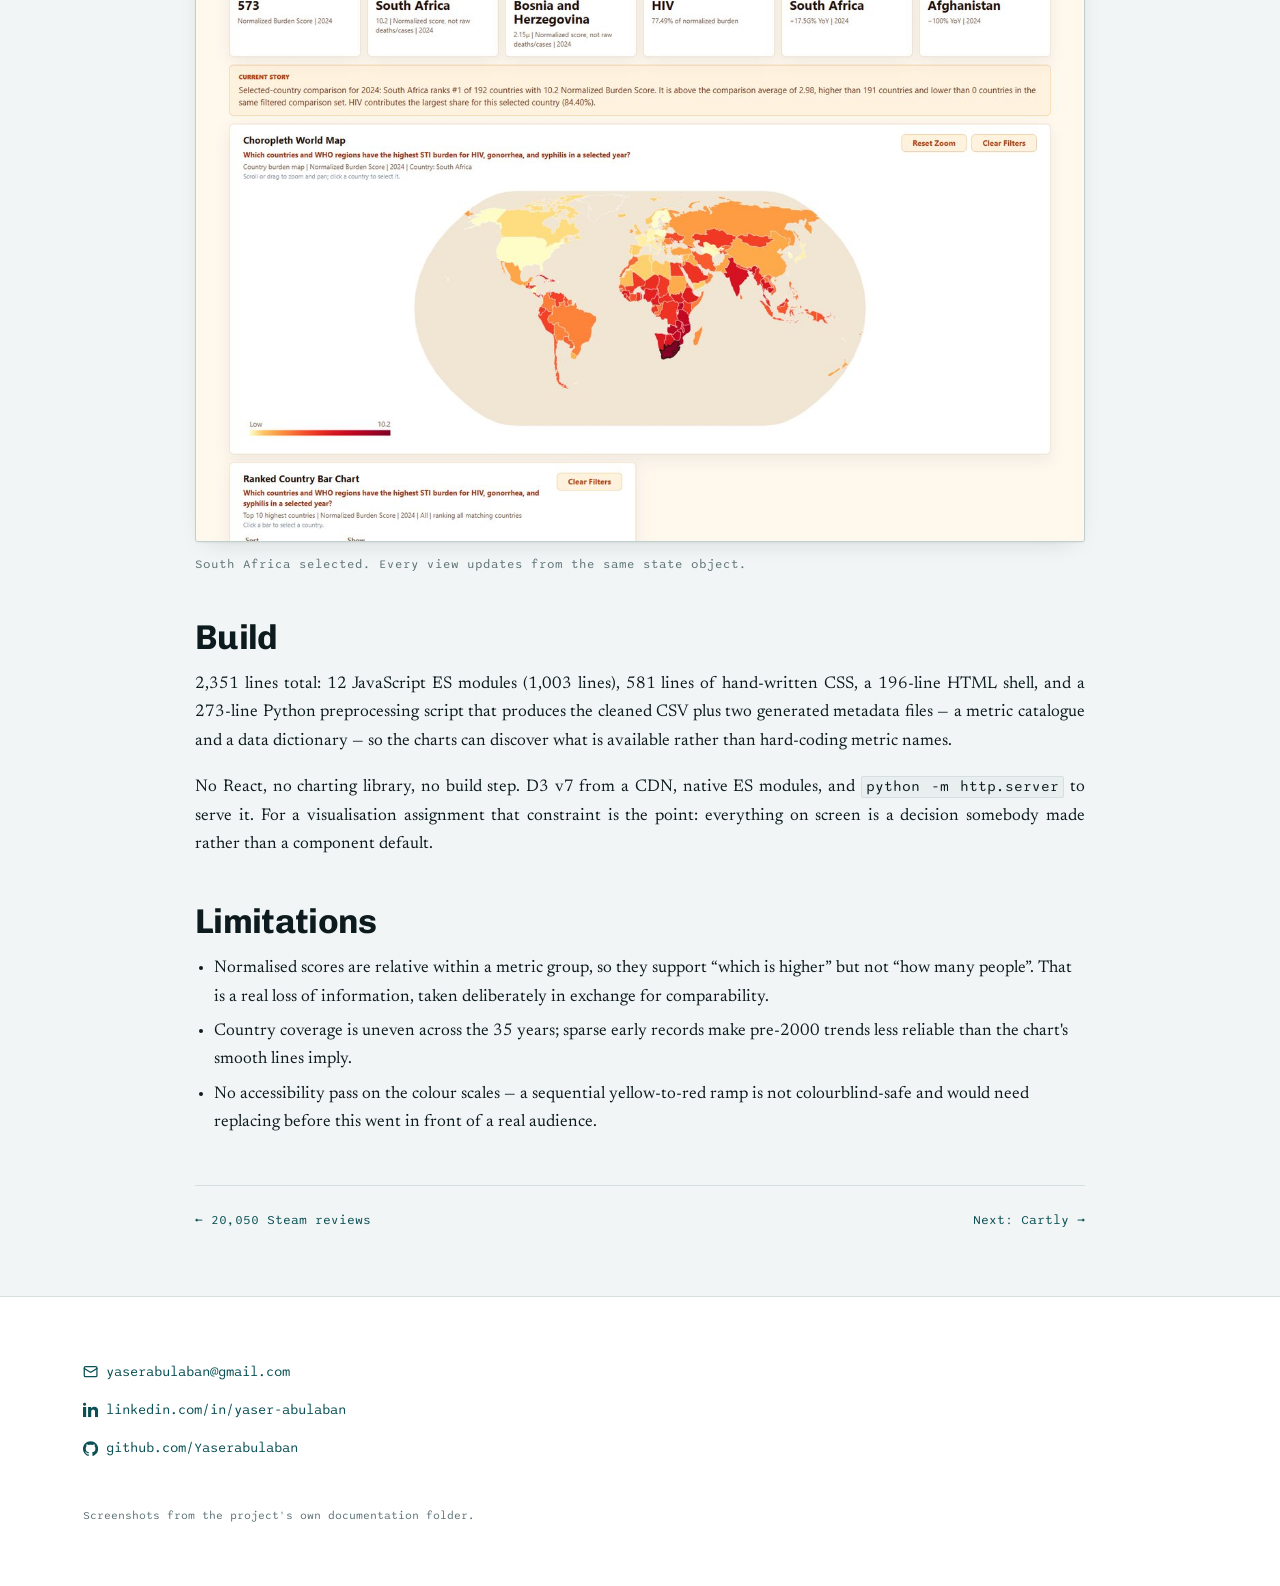
<file: work/sti-dashboard.html>
<!DOCTYPE html>
<html lang="en">
<head>
<meta charset="utf-8">
<meta name="viewport" content="width=device-width, initial-scale=1">
<title>Global STI Trends Dashboard</title>
<meta name="description" content="Six linked D3 visualisations over 67,438 records covering 200 countries from 1990 to 2024, built without a charting library.">
<link rel="icon" href="../assets/favicon.svg" type="image/svg+xml">
<link rel="preconnect" href="https://fonts.googleapis.com">
<link rel="preconnect" href="https://fonts.gstatic.com" crossorigin>
<link rel="stylesheet" href="https://fonts.googleapis.com/css2?family=Chivo:wght@400;700;800&amp;family=Newsreader:opsz,wght@6..72,400;6..72,500;6..72,600&amp;family=Sono:MONO,wght@1,400..600&amp;display=swap">
<link rel="stylesheet" href="../assets/css/site.css">
<script src="../assets/js/site.js"></script>
</head>
<body>
<a class="skip" href="#main">Skip to content</a>

<svg class="spritesheet" aria-hidden="true" focusable="false"><defs>
<symbol id="i-github" viewBox="0 0 24 24" fill="currentColor"><path d="M12 .297c-6.63 0-12 5.373-12 12 0 5.303 3.438 9.8 8.205 11.385.6.113.82-.258.82-.577 0-.285-.01-1.04-.015-2.04-3.338.724-4.042-1.61-4.042-1.61C4.422 18.07 3.633 17.7 3.633 17.7c-1.087-.744.084-.729.084-.729 1.205.084 1.838 1.236 1.838 1.236 1.07 1.835 2.809 1.305 3.495.998.108-.776.417-1.305.76-1.605-2.665-.3-5.466-1.332-5.466-5.93 0-1.31.465-2.38 1.235-3.22-.135-.303-.54-1.523.105-3.176 0 0 1.005-.322 3.3 1.23.96-.267 1.98-.399 3-.405 1.02.006 2.04.138 3 .405 2.28-1.552 3.285-1.23 3.285-1.23.645 1.653.24 2.873.12 3.176.765.84 1.23 1.91 1.23 3.22 0 4.61-2.805 5.625-5.475 5.92.42.36.81 1.096.81 2.22 0 1.606-.015 2.896-.015 3.286 0 .315.21.69.825.57C20.565 22.092 24 17.592 24 12.297c0-6.627-5.373-12-12-12"/></symbol>
<symbol id="i-linkedin" viewBox="0 0 24 24" fill="currentColor"><path d="M4.98 3.5c0 1.381-1.11 2.5-2.48 2.5S0 4.881 0 3.5C0 2.12 1.11 1 2.5 1s2.48 1.12 2.48 2.5zM5 8H0v16h5V8zm7.982 0H8.014v16h4.968v-8.399c0-4.67 6.029-5.052 6.029 0V24H24V13.869c0-7.88-8.922-7.593-11.018-3.714V8z"/></symbol>
<symbol id="i-mail" viewBox="0 0 24 24" fill="none" stroke="currentColor" stroke-width="2" stroke-linecap="round" stroke-linejoin="round"><path d="m22 7-8.991 5.727a2 2 0 0 1-2.009 0L2 7" /><rect x="2" y="4" width="20" height="16" rx="2" /></symbol>
</defs></svg>

<header class="topbar">
  <a class="topbar__name" href="../">Yaser E. H. Abulaban</a>
  <nav>
    <a href="../#experience" class="opt">Experience</a>
    <a href="../#work">Work</a>
    <a href="../#index" class="opt">All projects</a>
    <a href="../#skills" class="opt">Skills</a>
    <a href="../#contact">Contact</a>
    <button class="themetoggle" type="button">Auto</button>
  </nav>
</header>

<main id="main">

<section class="cs__head">
  <div class="wrap wrap--case">
    <a class="back" href="../#work">&larr; Selected work</a>
    <span class="eyebrow">Data visualisation · group of 3</span>
    <h1 class="cs__title">Global STI Trends: six linked views, no chart library</h1>
    <p class="lede cs__lede">Thirty-five years of HIV, gonorrhoea and syphilis burden across 200 countries, framed against UN Sustainable Development Goal 3 — and one preprocessing decision that stops the whole thing from lying.</p>
    <dl class="cs__meta">
      <div><dt>Role</dt><dd>Group of 3 — I built the multi-line time series, the animated bubble chart and the dashboard integration</dd></div>
      <div><dt>Data</dt><dd>67,438 records · 31 attributes · 200 countries · 1990–2024</dd></div>
      <div><dt>Stack</dt><dd>D3.js v7, ES modules, vanilla JS, GeoJSON, Python preprocessing</dd></div>
      <div><dt>Code</dt><dd><a href="https://github.com/Yaserabulaban/sti-trends-dashboard" rel="noopener"><svg class="ico" aria-hidden="true"><use href="#i-github"></use></svg>github.com/Yaserabulaban/sti-trends-dashboard</a></dd></div>
    </dl>
  </div>
</section>

<section class="wrap wrap--case" style="padding-bottom:4rem;">
  <div class="prose">

    <figure class="fig">
      <img src="../assets/img/sti-dashboard.png" width="1500" height="1313"
           alt="The full dashboard: title, filter row with seven controls, six KPI cards, a narrative summary panel and a world choropleth map.">
      <figcaption>The dashboard. Seven filters at the top, six KPI cards, a generated summary sentence, then the chart stack.</figcaption>
    </figure>

    <nav class="toc" aria-label="On this page">
      <span class="eyebrow">On this page</span>
      <ol>
        <li><a href="#questions">Four questions, not six charts</a></li>
        <li><a href="#bubble">The animated bubble chart</a></li>
        <li><a href="#linking">Cross-filtering</a></li>
        <li><a href="#build">Build</a></li>
        <li><a href="#limits">Limitations</a></li>
      </ol>
    </nav>

    <div class="abbr">
      <span class="eyebrow">Terms used on this page</span>
      <table>
        <thead><tr><th scope="col">Term</th><th scope="col">Stands for</th><th scope="col">What it is</th></tr></thead>
        <tbody>
          <tr><td>STI</td><td>Sexually Transmitted Infection</td><td>The disease group the dashboard covers — HIV, gonorrhoea and syphilis</td></tr>
          <tr><td>SDG 3</td><td>Sustainable Development Goal 3</td><td>The United Nations goal on good health and well-being, which the dashboard is framed against</td></tr>
          <tr><td>WHO</td><td>World Health Organization</td><td>Source of the regional groupings used as a filter</td></tr>
          <tr><td>D3</td><td>Data-Driven Documents</td><td>A JavaScript library for binding data to SVG. It draws nothing for you — every axis and shape is hand-built</td></tr>
          <tr><td>Choropleth</td><td>—</td><td>A map where each country is shaded by its value</td></tr>
          <tr><td>GeoJSON</td><td>—</td><td>The open format holding the country outlines the map is drawn from</td></tr>
          <tr><td>Cross-filtering</td><td>—</td><td>Selecting in one chart filters all the others, because they share one state object</td></tr>
          <tr><td>Normalised burden score</td><td>—</td><td>Each value scored against the maximum within its own disease-and-metric group, so different metrics can sit on one scale</td></tr>
        </tbody>
      </table>
    </div>

    <h2 id="questions">Four questions, not six charts</h2>
    <p>The brief could have been answered with six charts in a grid. Instead each view exists to answer a specific question, and the questions are printed above the charts so a reader knows what they are looking for:</p>
    <ol>
      <li>Where is burden concentrated? &rarr; choropleth world map, ranked country bars</li>
      <li>How has it moved from 1990 to 2024? &rarr; multi-line time series, animated bubble chart</li>
      <li>Which countries are improving or worsening fastest? &rarr; year-on-year lollipop with a zero line</li>
      <li>Which disease dominates in the current filter context? &rarr; share donut, KPI cards</li>
    </ol>
    <p>All six read from one shared state module, so selecting South Africa on the map filters every other view at once.</p>

    <div class="callout">
      <span class="eyebrow">The decision that mattered most</span>
      <p>The source data mixes incompatible metrics — raw death counts, prevalence rates, incidence per 100,000 — in the same value column. Plotting them on a shared scale would produce a map where the colour means whichever metric happens to be selected, and comparisons across metrics would be meaningless. So every value is scored against the maximum <em>within its own disease-and-metric group</em> and capped to 0–1. The dashboard exposes this as an explicit &ldquo;normalised mode&rdquo; label rather than hiding it, because a reader deserves to know they are looking at a relative score and not a body count.</p>
    </div>

    <figure class="fig fig--stack">
      <img src="../assets/img/sti-choropleth.png" width="1400" height="565" loading="lazy" alt="Choropleth world map with countries shaded from pale yellow to deep red by normalised burden score.">
      <img src="../assets/img/sti-timeseries.png" width="1400" height="561" loading="lazy" alt="Multi-line time series chart showing three disease trend lines from 1990 to 2024.">
      <figcaption>Top: the choropleth world map, shaded by normalised burden score, with scroll-to-zoom, drag-to-pan and click-to-select. Bottom: the multi-line time series tracking all three diseases from 1990 to 2024 — one of the three views I built.</figcaption>
    </figure>

    <h2 id="bubble">The animated bubble chart</h2>
    <p>The bubble chart carries the temporal story: play, pause, and a year slider that scrubs 1990 to 2024, with countries as bubbles positioned by two chosen metrics and sized by burden. This is the view most likely to break, because transitions have to survive the user changing the filter mid-playback. Keying the join by country rather than array index is what makes bubbles move rather than pop, and what stops a filter change from reshuffling identities.</p>

    <figure class="fig">
      <img src="../assets/img/sti-bubble.png" width="1400" height="572" loading="lazy" alt="Animated bubble chart with country bubbles positioned by two metrics, with play controls and a year slider.">
      <figcaption>The animated bubble chart with its playback controls.</figcaption>
    </figure>

    <h2 id="linking">Cross-filtering</h2>
    <p>Clicking a country anywhere propagates everywhere — the map highlights it, the ranked bars scroll to it, the time series isolates its trend, the KPI cards recompute, and the summary sentence rewrites itself. Linked selection is the single feature that turns six charts into one instrument.</p>

    <figure class="fig">
      <img src="../assets/img/sti-linked.jpg" width="1300" height="1138" loading="lazy" alt="The dashboard with South Africa selected, showing every view filtered to that country simultaneously.">
      <figcaption>South Africa selected. Every view updates from the same state object.</figcaption>
    </figure>

    <h2 id="build">Build</h2>
    <p>2,351 lines total: 12 JavaScript ES modules (1,003 lines), 581 lines of hand-written CSS, a 196-line HTML shell, and a 273-line Python preprocessing script that produces the cleaned CSV plus two generated metadata files — a metric catalogue and a data dictionary — so the charts can discover what is available rather than hard-coding metric names.</p>
    <p>No React, no charting library, no build step. D3 v7 from a CDN, native ES modules, and <code>python -m http.server</code> to serve it. For a visualisation assignment that constraint is the point: everything on screen is a decision somebody made rather than a component default.</p>

    <h2 id="limits">Limitations</h2>
    <ul>
      <li>Normalised scores are relative within a metric group, so they support &ldquo;which is higher&rdquo; but not &ldquo;how many people&rdquo;. That is a real loss of information, taken deliberately in exchange for comparability.</li>
      <li>Country coverage is uneven across the 35 years; sparse early records make pre-2000 trends less reliable than the chart's smooth lines imply.</li>
      <li>No accessibility pass on the colour scales — a sequential yellow-to-red ramp is not colourblind-safe and would need replacing before this went in front of a real audience.</li>
    </ul>

    <div class="nextprev">
      <a href="fifa-sentiment.html">&larr; 20,050 Steam reviews</a>
      <a href="cartly.html">Next: Cartly &rarr;</a>
    </div>
  </div>
</section>

</main>

<footer class="foot">
  <div class="wrap">
    <div class="foot__grid">
      <ul class="contactlist">
        <li><a href="mailto:yaserabulaban@gmail.com"><svg class="ico" aria-hidden="true"><use href="#i-mail"></use></svg>yaserabulaban@gmail.com</a></li>
        <li><a href="https://www.linkedin.com/in/yaser-abulaban-82b199236/" rel="noopener"><svg class="ico" aria-hidden="true"><use href="#i-linkedin"></use></svg>linkedin.com/in/yaser-abulaban</a></li>
        <li><a href="https://github.com/Yaserabulaban" rel="noopener"><svg class="ico" aria-hidden="true"><use href="#i-github"></use></svg>github.com/Yaserabulaban</a></li>
      </ul>
    </div>
    <p class="foot__fine">Screenshots from the project's own documentation folder.</p>
  </div>
</footer>

</body>
</html>
</file>
<file: assets/css/site.css>
/* ============================================================
   Yaser E. H. Abulaban — portfolio
   Palette : ink blue-black, cool paper, deep teal accent,
             crimson for error semantics, moss for verified.
   Type    : Chivo (display) / Newsreader (body) / Sono (data, soft mono)
   ============================================================ */

:root {
  /* light — the complete palette lives here */
  --paper:      #f2f5f5;
  --surface:    #ffffff;
  --surface-2:  #e9eeee;
  --ink:        #0d1b1e;
  --ink-2:      #2c4145;
  --muted:      #5d7276;
  --line:       #d6dfdf;
  --line-2:     #c2cfcf;
  --accent:     #0d6a6f;
  --accent-ink: #0a5054;
  --accent-wash:#e0eded;
  --on-accent:  #ffffff;   /* text on a filled accent surface */
  --signal:     #a41c38;   /* errors, "false available" */
  --verified:   #1c6f45;   /* confirmed / passing */
  --amber:      #97620f;   /* occluded / caution */
  --shadow:     0 1px 2px rgba(13,27,30,.06), 0 8px 24px -12px rgba(13,27,30,.18);
  --shadow-lg:  0 2px 4px rgba(13,27,30,.05), 0 24px 56px -20px rgba(13,27,30,.28);

  --font-display: "Chivo", "Helvetica Neue", Arial, sans-serif;
  --font-body:    "Newsreader", Georgia, "Times New Roman", serif;
  --font-mono:    "Sono", ui-monospace, "SF Mono", Menlo, monospace;

  --measure: 66ch;
  --rail: 15rem;
  --pad: clamp(1.25rem, 4vw, 3.5rem);
  --radius: 3px;
}

@media (prefers-color-scheme: dark) {
  :root:not([data-theme="light"]) {
    --paper:      #080f10;
    --surface:    #101a1c;
    --surface-2:  #162325;
    --ink:        #e8eeee;
    --ink-2:      #c2d0d1;
    --muted:      #8fa3a5;
    --line:       #1f2d2f;
    --line-2:     #2b3c3e;
    --accent:     #4bbdc1;
    --accent-ink: #7ad4d7;
    --accent-wash:#12292b;
    --on-accent:  #04191a;
    --signal:     #f0798e;
    --verified:   #5cc38c;
    --amber:      #dda63f;
    --shadow:     0 1px 2px rgba(0,0,0,.5), 0 8px 24px -12px rgba(0,0,0,.7);
    --shadow-lg:  0 2px 4px rgba(0,0,0,.5), 0 24px 56px -20px rgba(0,0,0,.8);
  }
}

:root[data-theme="dark"] {
  --paper:      #080f10;
  --surface:    #101a1c;
  --surface-2:  #162325;
  --ink:        #e8eeee;
  --ink-2:      #c2d0d1;
  --muted:      #8fa3a5;
  --line:       #1f2d2f;
  --line-2:     #2b3c3e;
  --accent:     #4bbdc1;
  --accent-ink: #7ad4d7;
  --accent-wash:#12292b;
  --on-accent:  #04191a;
  --signal:     #f0798e;
  --verified:   #5cc38c;
  --amber:      #dda63f;
  --shadow:     0 1px 2px rgba(0,0,0,.5), 0 8px 24px -12px rgba(0,0,0,.7);
  --shadow-lg:  0 2px 4px rgba(0,0,0,.5), 0 24px 56px -20px rgba(0,0,0,.8);
}

*, *::before, *::after { box-sizing: border-box; }

html { -webkit-text-size-adjust: 100%; scroll-behavior: smooth; }
@media (prefers-reduced-motion: reduce) {
  html { scroll-behavior: auto; }
  *, *::before, *::after { animation-duration: .001ms !important; transition-duration: .001ms !important; }
}

body {
  margin: 0;
  background: var(--paper);
  color: var(--ink);
  font-family: var(--font-body);
  font-size: clamp(1rem, .96rem + .18vw, 1.0625rem);
  line-height: 1.66;
  font-optical-sizing: auto;
  -webkit-font-smoothing: antialiased;
}

img, svg, video { max-width: 100%; height: auto; display: block; }
figure { margin: 0; }
blockquote, pre { margin: 0; }

a { color: var(--accent-ink); text-decoration: none; }
a:hover { text-decoration: underline; text-underline-offset: 3px; }
:focus-visible { outline: 2px solid var(--accent); outline-offset: 3px; border-radius: 2px; }

h1, h2, h3, h4 {
  font-family: var(--font-display);
  font-weight: 700;
  line-height: 1.1;
  letter-spacing: -.02em;
  text-wrap: balance;
  margin: 0;
}
h1 { font-size: clamp(2.1rem, 1.3rem + 3.4vw, 3.9rem); font-weight: 800; letter-spacing: -.035em; }
h2 { font-size: clamp(1.5rem, 1.15rem + 1.5vw, 2.15rem); }
h3 { font-size: clamp(1.15rem, 1.05rem + .5vw, 1.4rem); }
h4 { font-size: 1rem; }

p { margin: 0 0 1.1em; max-width: var(--measure); }
ul, ol { max-width: var(--measure); }

/* ---------- utility bits ---------- */

.eyebrow {
  font-family: var(--font-mono);
  font-size: .6875rem;
  font-weight: 500;
  letter-spacing: .14em;
  text-transform: uppercase;
  color: var(--muted);
  margin: 0 0 .75rem;
  display: block;
}
.mono { font-family: var(--font-mono); font-variant-numeric: tabular-nums; }
.num { font-family: var(--font-mono); font-variant-numeric: tabular-nums; letter-spacing: -.02em; }
.lede { font-size: 1.2em; line-height: 1.55; color: var(--ink-2); }
.skip {
  position: absolute; left: -9999px; top: 0; z-index: 99;
  background: var(--accent); color: var(--on-accent); padding: .6rem 1rem;
  font-family: var(--font-mono); font-size: .8rem;
}
.skip:focus { left: .5rem; top: .5rem; }

/* ---------- chrome ---------- */

.topbar {
  position: sticky; top: 0; z-index: 40;
  display: flex; align-items: center; flex-wrap: wrap; gap: .45rem 1rem;
  padding: .7rem var(--pad);
  background: var(--paper);
  background: color-mix(in srgb, var(--paper) 88%, transparent);
  backdrop-filter: blur(10px);
  border-bottom: 1px solid var(--line);
}
.topbar__name {
  font-family: var(--font-display); font-weight: 800; font-size: .95rem;
  letter-spacing: -.01em; color: var(--ink); white-space: nowrap;
  min-width: 0; overflow: hidden; text-overflow: ellipsis;
}
.topbar__name:hover { text-decoration: none; }
.topbar nav {
  display: flex; flex-wrap: wrap; gap: .4rem 1.1rem; margin-left: auto; align-items: center;
  font-family: var(--font-mono); font-size: .78rem; letter-spacing: .02em;
}
.topbar nav a { color: var(--muted); }
.topbar nav a:hover { color: var(--ink); text-decoration: none; }
@media (max-width: 46rem) { .topbar nav .opt { display: none; } }
@media (max-width: 26rem) {
  .topbar { gap: .35rem .6rem; }
  .topbar__name { font-size: .82rem; }
  .topbar nav { gap: .35rem .75rem; font-size: .72rem; }
}

.themetoggle {
  border: 1px solid var(--line-2); background: var(--surface); color: var(--ink);
  font-family: var(--font-mono); font-size: .72rem; letter-spacing: .06em;
  padding: .32rem .6rem; border-radius: var(--radius); cursor: pointer;
  text-transform: uppercase;
}
.themetoggle:hover { border-color: var(--accent); color: var(--accent-ink); }

/* ---------- layout ---------- */

.wrap { max-width: 76rem; margin: 0 auto; padding: 0 var(--pad); }
.wrap--narrow { max-width: 48rem; }

section { scroll-margin-top: 5rem; }
.band { padding: clamp(3rem, 6vw, 5.5rem) 0; border-top: 1px solid var(--line); }
.band--plain { border-top: 0; }
.band__head { margin-bottom: clamp(1.75rem, 3vw, 2.75rem); }
/* section intros stretch to the same width as the content beneath them */
.band__head p, .band__head .lede { max-width: none; }
.band__head .lede { text-align: justify; hyphens: auto; -webkit-hyphens: auto; }
@media (max-width: 34rem) { .band__head .lede { text-align: left; } }

/* ---------- hero ---------- */

.hero { padding: clamp(2.5rem, 5vw, 4.5rem) 0 clamp(2rem, 4vw, 3rem); }
.hero__grid { display: grid; gap: clamp(2rem, 4vw, 3.5rem); grid-template-columns: 1fr; }
@media (min-width: 62rem) { .hero__grid { grid-template-columns: minmax(0,1.05fr) minmax(0,1fr); align-items: center; } }
.hero h1 span { color: var(--accent-ink); }
.hero__sub { font-size: 1.22em; line-height: 1.5; color: var(--ink-2); margin: 1.1rem 0 1.5rem; max-width: 34ch; }
.hero__meta {
  font-family: var(--font-mono); font-size: .8rem; color: var(--muted);
  display: flex; flex-wrap: wrap; gap: .45rem 1.1rem; margin-bottom: 1.75rem;
}
/* four buttons with icons no longer fit one row in the hero column,
   so lay them out as a deliberate 2x2 block instead of 3 + 1 */
.hero__cta { display: grid; gap: .55rem; grid-template-columns: 1fr; max-width: 27rem; }
@media (min-width: 26rem) { .hero__cta { grid-template-columns: repeat(2, minmax(0,1fr)); } }

.btn {
  display: inline-flex; align-items: center; gap: .45rem;
  font-family: var(--font-mono); font-size: .8rem; letter-spacing: .04em;
  padding: .62rem 1.05rem; border-radius: var(--radius);
  border: 1px solid var(--accent); color: var(--accent-ink); background: transparent;
}
.btn:hover { background: var(--accent-wash); text-decoration: none; }
.btn--solid { background: var(--accent); border-color: var(--accent); color: var(--on-accent); }
.btn--solid:hover { background: var(--accent-ink); border-color: var(--accent-ink); color: var(--on-accent); }

/* hero figure: echoes the system's own debug HUD */
.hudshot { position: relative; border: 1px solid var(--line-2); border-radius: var(--radius); overflow: hidden; box-shadow: var(--shadow-lg); background: #0b0f10; }
.hudshot img { width: 100%; }
.hudbar {
  position: absolute; inset: 0 0 auto 0;
  display: flex; flex-wrap: wrap; gap: .3rem .55rem;
  padding: .45rem .6rem;
  background: linear-gradient(to bottom, rgba(6,10,11,.92), rgba(6,10,11,.62));
  font-family: var(--font-mono); font-size: clamp(.56rem, .42rem + .38vw, .7rem);
  color: #dfeced; letter-spacing: .01em;
}
.hudbar b { color: #fff; font-weight: 600; }
.hudbar .ok { color: #6ee2a6; }
.hudbar .no { color: #ff9aa8; }
.hudbar .oc { color: #f5c86a; }
.hudshot figcaption {
  padding: .6rem .75rem; font-family: var(--font-mono); font-size: .7rem;
  color: var(--muted); background: var(--surface); border-top: 1px solid var(--line);
}

/* ---------- stat strip ---------- */

.stats {
  display: grid; gap: 1px; background: var(--line);
  border: 1px solid var(--line); border-radius: var(--radius); overflow: hidden;
  grid-template-columns: repeat(2, minmax(0,1fr));
}
@media (min-width: 44rem) { .stats { grid-template-columns: repeat(4, minmax(0,1fr)); } }
.stat { background: var(--surface); padding: 1.05rem 1.1rem; }
.stat__n {
  font-family: var(--font-mono); font-variant-numeric: tabular-nums;
  font-size: clamp(1.3rem, 1.05rem + .9vw, 1.85rem); font-weight: 600;
  letter-spacing: -.03em; color: var(--ink); display: block; line-height: 1.1;
}
.stat__l { font-family: var(--font-mono); font-size: .68rem; letter-spacing: .08em; text-transform: uppercase; color: var(--muted); margin-top: .4rem; display: block; }
.stat--good .stat__n { color: var(--verified); }
.stat--accent .stat__n { color: var(--accent-ink); }

/* ---------- project records ---------- */

.records { display: grid; gap: clamp(2rem, 4vw, 3rem); }
.record {
  display: grid; gap: clamp(1.25rem, 3vw, 2.25rem);
  grid-template-columns: 1fr;
  background: var(--surface); border: 1px solid var(--line);
  border-radius: var(--radius); overflow: hidden; box-shadow: var(--shadow);
}
@media (min-width: 58rem) {
  .record { grid-template-columns: minmax(0,1.15fr) minmax(0,1fr); align-items: stretch; }
  .record--flip > .record__fig { order: -1; }
}
.record__body { padding: clamp(1.25rem, 3vw, 2rem); display: flex; flex-direction: column; }
.record__fig {
  background: var(--surface-2); display: flex; align-items: center; justify-content: center;
  padding: clamp(.85rem, 2vw, 1.35rem); min-height: 0;
  border-top: 1px solid var(--line);
}
.record__fig img {
  width: 100%; height: auto; max-height: 30rem;
  object-fit: contain; object-position: center;
  border: 1px solid var(--line); border-radius: 2px;
}
@media (min-width: 58rem) {
  .record__fig { border-top: 0; border-left: 1px solid var(--line); }
  .record--flip > .record__fig { border-left: 0; border-right: 1px solid var(--line); }
}
.record__tag {
  font-family: var(--font-mono); font-size: .66rem; letter-spacing: .1em; text-transform: uppercase;
  color: var(--accent-ink); margin-bottom: .6rem; display: block;
}
.record h3 { margin-bottom: .5rem; }
.record__thesis { color: var(--ink-2); margin-bottom: 1rem; }
.record__facts {
  margin: 0 0 1.15rem; padding: .8rem 0 0; border-top: 1px solid var(--line);
  display: grid; gap: .45rem .9rem; grid-template-columns: max-content 1fr;
  font-family: var(--font-mono); font-size: .74rem; line-height: 1.5;
}
.record__facts dt { color: var(--muted); letter-spacing: .04em; text-transform: uppercase; font-size: .66rem; padding-top: .15rem; }
.record__facts dd { margin: 0; color: var(--ink-2); font-variant-numeric: tabular-nums; }
.record__foot { margin-top: auto; padding-top: .5rem; display: flex; flex-wrap: wrap; gap: .5rem; }

.pill {
  display: inline-block; font-family: var(--font-mono); font-size: .68rem;
  letter-spacing: .04em; padding: .18rem .5rem; border-radius: 999px;
  border: 1px solid var(--line-2); color: var(--muted); background: var(--paper);
}
.pill--good { color: var(--verified); border-color: var(--line-2); border-color: color-mix(in srgb, var(--verified) 45%, var(--line-2)); }
.pill--accent { color: var(--accent-ink); border-color: var(--line-2); border-color: color-mix(in srgb, var(--accent) 45%, var(--line-2)); background: var(--accent-wash); }

/* ---------- index table ---------- */

.tablewrap { overflow-x: auto; border: 1px solid var(--line); border-radius: var(--radius); background: var(--surface); }
table.index { width: 100%; border-collapse: collapse; font-size: .9rem; min-width: 46rem; }
table.index th, table.index td { text-align: left; padding: .7rem .9rem; border-bottom: 1px solid var(--line); vertical-align: top; }
table.index thead th {
  font-family: var(--font-mono); font-size: .66rem; letter-spacing: .1em; text-transform: uppercase;
  color: var(--ink-2); font-weight: 500; background: var(--surface-2); position: sticky; top: 0;
}
table.index tbody tr:last-child td { border-bottom: 0; }
table.index tbody tr:hover { background: var(--accent-wash); }
table.index .t { font-family: var(--font-display); font-weight: 700; color: var(--ink); }
table.index .c { font-family: var(--font-mono); font-size: .74rem; color: var(--muted); white-space: nowrap; }
table.index .s { font-family: var(--font-mono); font-size: .74rem; color: var(--ink-2); }
table.index .m { font-family: var(--font-mono); font-size: .74rem; font-variant-numeric: tabular-nums; color: var(--ink-2); }

/* ---------- experience / timeline ---------- */

.role { display: grid; gap: clamp(1rem, 3vw, 2.5rem); grid-template-columns: 1fr; }
@media (min-width: 54rem) { .role { grid-template-columns: var(--rail) minmax(0,1fr); } }
.role__when { font-family: var(--font-mono); font-size: .78rem; color: var(--muted); line-height: 1.6; }
.role__when strong { display: block; color: var(--ink); font-weight: 600; letter-spacing: .02em; }
.role h3 { margin-bottom: .3rem; }
.role__org { font-family: var(--font-mono); font-size: .82rem; color: var(--accent-ink); margin-bottom: 1rem; }
.role ul { padding-left: 1.1rem; margin: 0 0 1rem; }
.role li { margin-bottom: .45rem; }
.role__sub {
  font-family: var(--font-mono); font-size: .72rem; font-weight: 500;
  letter-spacing: .1em; text-transform: uppercase; color: var(--accent-ink);
  margin: 1.6rem 0 .55rem; padding-top: .9rem; border-top: 1px solid var(--line);
}
.role + .role { margin-top: clamp(2rem, 4vw, 3rem); }

.note {
  border-left: 2px solid var(--line-2); padding: .1rem 0 .1rem .9rem;
  font-size: .92rem; color: var(--muted); max-width: none;
}

/* ---------- skills ---------- */

.skills { display: grid; gap: 1px; background: var(--line); border: 1px solid var(--line); border-radius: var(--radius); overflow: hidden; grid-template-columns: 1fr; }
@media (min-width: 40rem) { .skills { grid-template-columns: repeat(2, minmax(0,1fr)); } }
@media (min-width: 64rem) { .skills { grid-template-columns: repeat(3, minmax(0,1fr)); } }
/* 8 cards in a 3-column grid leaves an empty ninth cell showing the
   separator colour through - let the last card take the slack */
@media (min-width: 64rem) { .skills .skill:last-child { grid-column: span 2; } }
.skill { background: var(--surface); padding: 1.1rem 1.15rem; }
.skill h3 { font-family: var(--font-mono); font-size: .68rem; letter-spacing: .1em; text-transform: uppercase; color: var(--accent-ink); font-weight: 500; margin-bottom: .6rem; }
.skill p { font-family: var(--font-mono); font-size: .8rem; line-height: 1.7; color: var(--ink-2); margin: 0; max-width: none; }

/* ---------- credentials ---------- */

.creds { display: grid; gap: clamp(1.5rem, 3vw, 2.5rem); grid-template-columns: 1fr; }
@media (min-width: 54rem) { .creds { grid-template-columns: minmax(0,1fr) minmax(0,1fr); } }
.cred { border: 1px solid var(--line); border-radius: var(--radius); background: var(--surface); padding: clamp(1.15rem, 2.5vw, 1.6rem); }
.cred ul { list-style: none; padding: 0; margin: 0; }
.cred li { padding: .6rem 0; border-bottom: 1px solid var(--line); display: grid; gap: .1rem; }
.cred li:last-child { border-bottom: 0; padding-bottom: 0; }
.cred li strong { font-family: var(--font-display); font-weight: 700; font-size: .95rem; }
.cred li span { font-family: var(--font-mono); font-size: .74rem; color: var(--muted); }

/* ---------- footer ---------- */

.foot { border-top: 1px solid var(--line); padding: clamp(2.5rem,5vw,4rem) 0 3rem; background: var(--surface); }
.foot__intro { max-width: none; color: var(--ink-2); margin-bottom: 2rem; }
.foot__where {
  font-family: var(--font-mono); font-size: .8rem; letter-spacing: .02em;
  color: var(--accent-ink); margin: 0 0 1.75rem; max-width: none;
}
.foot__fine { max-width: none; }
@media (max-width: 34rem) { .foot__fine { text-align: left; } }
.foot__grid { display: flex; flex-wrap: wrap; gap: 1.5rem 3rem; align-items: flex-start; }
.foot a { font-family: var(--font-mono); font-size: .85rem; }
.foot__fine { font-family: var(--font-mono); font-size: .7rem; color: var(--muted); margin-top: 2.5rem; }
.contactlist { list-style: none; padding: 0; margin: 0; display: grid; gap: .5rem; }

/* ============================================================
   Case-study pages
   ============================================================ */

/* ---- case-study reading column ----
   Text sits at a readable measure, centred; figures, tables, callouts and code
   break out to the full column so images are as large as the layout allows. */
.wrap--case { max-width: 62rem; }

.cs__head { padding: clamp(2.5rem,5vw,4rem) 0 clamp(1.5rem,3vw,2.5rem); }
.back { font-family: var(--font-mono); font-size: .76rem; color: var(--muted); display: inline-block; margin-bottom: 1.5rem; }
.cs__title { max-width: 22ch; }
.cs__lede { margin-top: 1.1rem; max-width: none; text-align: justify; hyphens: auto; -webkit-hyphens: auto; }
@media (max-width: 34rem) { .cs__lede { text-align: left; } }
.cs__meta {
  margin: 2rem 0 0; padding: 1.1rem 0 0; border-top: 1px solid var(--line);
  display: grid; gap: .7rem 2rem; grid-template-columns: 1fr;
  font-family: var(--font-mono); font-size: .78rem;
}
@media (min-width: 44rem) { .cs__meta { grid-template-columns: repeat(2, minmax(0,1fr)); } }
@media (min-width: 68rem) { .cs__meta { grid-template-columns: repeat(4, minmax(0,1fr)); } }
.cs__meta dt { color: var(--muted); font-size: .66rem; letter-spacing: .1em; text-transform: uppercase; margin-bottom: .25rem; }
.cs__meta dd { margin: 0; color: var(--ink-2); }

.prose { max-width: none; }
/* every block spans the full reading column, so headings, body copy, lists,
   figures, captions and tables share the same left AND right edge */
.prose > p,
.prose > ul,
.prose > ol,
.prose > h2,
.prose > h3,
.prose > h4 { max-width: none; margin-inline: 0; }
.prose > p { text-align: justify; text-justify: inter-word; hyphens: auto; -webkit-hyphens: auto; }
.prose h2 { margin: 2.75rem 0 .9rem; }
.prose h3 { margin: 2rem 0 .6rem; }
.prose > *:first-child { margin-top: 0; }
.prose ul, .prose ol { margin: 0 0 1.1em; padding-left: 1.2rem; }
.prose li { margin-bottom: .4rem; max-width: none; }
.prose > ul, .prose > ol { padding-left: 1.15rem; }
.prose p, .prose ul, .prose ol { max-width: none; }
.prose .lede { max-width: none; }
/* justification needs generous space to avoid rivers; drop it on narrow screens */
@media (max-width: 34rem) { .prose > p { text-align: left; } }
.prose code {
  font-family: var(--font-mono); font-size: .84em; background: var(--surface-2);
  border: 1px solid var(--line); border-radius: 2px; padding: .08em .32em;
}

figure.fig { margin: 2.5rem 0; max-width: none; width: 100%; }
figure.fig img {
  width: 100%; border: 1px solid var(--line-2); border-radius: var(--radius);
  background: var(--surface); box-shadow: var(--shadow);
}
figure.fig figcaption {
  font-family: var(--font-mono); font-size: .76rem; line-height: 1.65;
  color: var(--muted); margin-top: .8rem; max-width: none; text-align: justify;
  hyphens: auto; -webkit-hyphens: auto;
}
/* two images side by side — genuine comparisons only */
figure.fig--pair { display: grid; gap: 1rem; grid-template-columns: 1fr; }
@media (min-width: 44rem) {
  figure.fig--pair { grid-template-columns: 1fr 1fr; }
  figure.fig--pair figcaption { grid-column: 1 / -1; margin-top: .2rem; }
}
/* two unrelated images — each gets the full column width */
figure.fig--stack { display: grid; gap: 1.15rem; grid-template-columns: 1fr; }
@media (max-width: 34rem) { figure.fig figcaption { text-align: left; } }

.callout {
  border: 1px solid var(--line-2); border-left: 3px solid var(--accent);
  background: var(--surface); border-radius: var(--radius);
  padding: 1.15rem 1.35rem; margin: 2.25rem 0; max-width: none;
}
.callout p { text-align: justify; hyphens: auto; -webkit-hyphens: auto; max-width: none; }
@media (max-width: 34rem) { .callout p { text-align: left; } }
.callout p:last-child { margin-bottom: 0; }
.callout .eyebrow { color: var(--accent-ink); }
.callout--warn { border-left-color: var(--amber); }
.callout--warn .eyebrow { color: var(--amber); }

table.data { width: 100%; border-collapse: collapse; font-family: var(--font-mono); font-size: .8rem; min-width: 32rem; }
table.data th, table.data td { padding: .55rem .8rem; border-bottom: 1px solid var(--line); text-align: left; }
table.data thead th { font-size: .66rem; letter-spacing: .08em; text-transform: uppercase; color: var(--ink-2); font-weight: 500; background: var(--surface-2); }
table.data td.n, table.data th.n { text-align: right; font-variant-numeric: tabular-nums; }
table.data tbody tr.win { background: var(--accent-wash); background: color-mix(in srgb, var(--verified) 9%, var(--surface)); }
table.data tbody tr.win td { color: var(--ink); font-weight: 500; }
table.data tbody tr:last-child td { border-bottom: 0; }

/* ---------- case-study table of contents ---------- */

.toc {
  border: 1px solid var(--line); border-radius: var(--radius);
  background: var(--surface); padding: 1.15rem 1.35rem; margin: 0 0 2.5rem;
}
.toc .eyebrow { margin-bottom: .8rem; }
.toc ol { list-style: none; margin: 0; padding: 0; counter-reset: toc;
  display: grid; gap: .15rem; grid-template-columns: 1fr; max-width: none; }
@media (min-width: 46rem) { .toc ol { grid-template-columns: 1fr 1fr; gap: .15rem 2rem; } }
.toc li { margin: 0; counter-increment: toc; }
.toc a {
  display: block; padding: .32rem 0; font-family: var(--font-mono);
  font-size: .8rem; line-height: 1.45; color: var(--ink-2);
  border-bottom: 1px solid transparent;
}
.toc a::before {
  content: counter(toc, decimal-leading-zero); color: var(--muted);
  margin-right: .7rem; font-size: .72rem;
}
.toc a:hover { color: var(--accent-ink); text-decoration: none; border-bottom-color: var(--line-2); }

/* ---------- abbreviation table ---------- */

.abbr { margin: 0 0 2.5rem; }
.abbr table { width: 100%; border-collapse: collapse; font-size: .87rem; }
.abbr th, .abbr td { text-align: left; padding: .5rem .8rem; border-bottom: 1px solid var(--line); vertical-align: top; }
.abbr tbody tr:last-child td { border-bottom: 0; }
.abbr thead th {
  font-family: var(--font-mono); font-size: .66rem; letter-spacing: .1em;
  text-transform: uppercase; color: var(--ink-2); font-weight: 500; background: var(--surface-2);
}
.abbr td:first-child {
  font-family: var(--font-mono); font-weight: 600; color: var(--accent-ink);
  white-space: nowrap; font-size: .84rem;
}
.abbr td:nth-child(2) { font-weight: 500; }
.abbr td:last-child { color: var(--muted); }
@media (max-width: 40rem) { .abbr td:last-child, .abbr th:last-child { display: none; } }

h2[id], h3[id] { scroll-margin-top: 5.5rem; }

.nextprev { display: flex; flex-wrap: wrap; gap: 1rem; justify-content: space-between; border-top: 1px solid var(--line); padding-top: 1.5rem; margin-top: 3rem; font-family: var(--font-mono); font-size: .8rem; }

/* ============================================================
   ICONS
   Brand marks are Simple Icons paths (CC0); the illustrative
   ones are Lucide (ISC). Both inlined as a <symbol> sheet per
   page and drawn in currentColor, so they follow the theme.
   ============================================================ */

.spritesheet { position: absolute; width: 0; height: 0; overflow: hidden; }

.ico {
  width: 1em; height: 1em;
  flex: none;
  vertical-align: -.125em;
  overflow: visible;
}

/* --- technology chips inside the skills cards --- */
.techlist {
  list-style: none; margin: 0; padding: 0; max-width: none;
  display: flex; flex-wrap: wrap; gap: .4rem .5rem;
}
.techlist li {
  display: inline-flex; align-items: center; gap: .42rem;
  font-family: var(--font-mono); font-size: .76rem; line-height: 1;
  color: var(--ink-2);
  padding: .4rem .58rem;
  border: 1px solid var(--line-2);
  border-radius: 999px;
  background: var(--paper);
}
.techlist .ico { font-size: .95rem; color: var(--accent-ink); }
.techlist li::marker { content: none; }

/* --- KPI cards --- */
.stat__top { display: flex; align-items: center; gap: .55rem; }
.stat__ico { font-size: 1.05rem; color: var(--muted); }
.stat--accent .stat__ico { color: var(--accent-ink); }
.stat--good .stat__ico { color: var(--verified); }

/* --- contact lists and buttons --- */
.contactlist a { display: inline-flex; align-items: center; gap: .5rem; }
.contactlist .ico { font-size: .95rem; color: var(--accent-ink); }
.btn { display: inline-flex; align-items: center; justify-content: center; gap: .45rem; }
.btn .ico { font-size: .95rem; }
.foot__where { display: flex; align-items: center; gap: .45rem; }

/* --- the Code link in a case-study meta block ---
   this link wraps onto two lines, so keep it inline: an inline-flex box
   would centre the icon across both lines instead of the first --- */
.cs__meta dd .ico { font-size: .9rem; margin-right: .35rem; }
</file>
